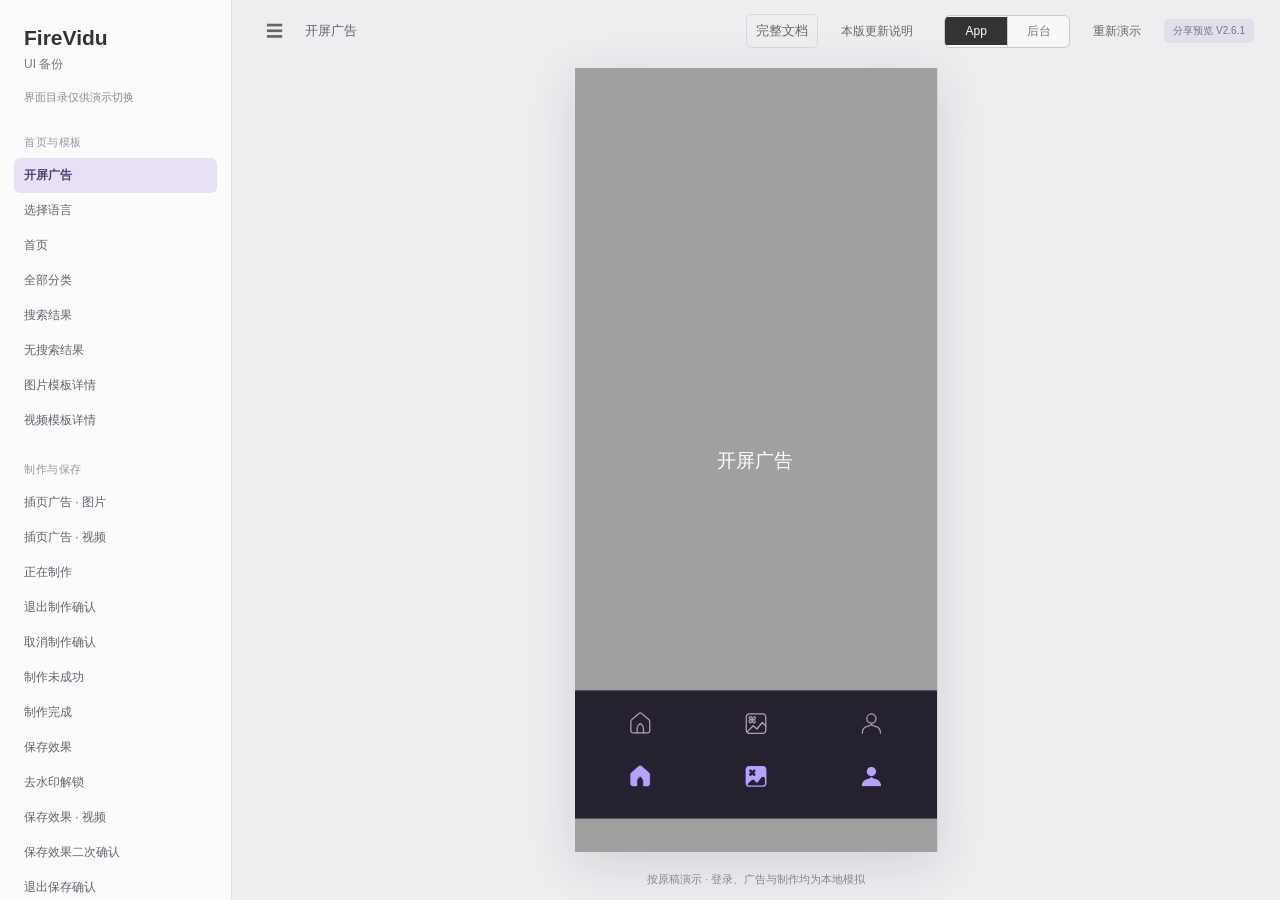
<file: index.html>
<!doctype html>
<html lang="zh-CN"><head><script src="share-preview.js?v=298c8c840dca"></script><meta charset="utf-8"><meta name="viewport" content="width=device-width,initial-scale=1"><title>FireVidu · 本地演示 V2.6.1</title><link rel="stylesheet" href="style.css?v=2d864af19d6d"><link rel="stylesheet" href="admin.css?v=0edfe3efd315"><link rel="stylesheet" href="admin-new.css?v=ddcaf8399798"><link rel="stylesheet" href="field-help.css?v=91735b641343"><link rel="stylesheet" href="purchase-state-preview.css?v=24cdd07173f7"><link rel="stylesheet" href="workspace-switch.css?v=918cbae8261b"><link rel="stylesheet" href="wallpaper-editor.css?v=bf664301dccb"><link rel="stylesheet" href="ad-config.css?v=212fe01fd4b2"><link rel="stylesheet" href="member-config.css?v=c558d83e30f8"><link rel="stylesheet" href="member-orders.css?v=6e088e546710"><link rel="stylesheet" href="coupon-records.css?v=e908711422d2"><link rel="stylesheet" href="vip-flags.css?v=93ce74985bb4"><link rel="stylesheet" href="vip-access.css?v=d8a1527ed38e"><link rel="stylesheet" href="vip-catalog.css?v=6ec43a84295c"><link rel="stylesheet" href="billing-policy.css?v=9611315addc0"><link rel="stylesheet" href="wallpaper-v2.css?v=ae55d4aa3cb1"><link rel="stylesheet" href="retry-photos.css?v=22bd5ba2cc4f"><link rel="stylesheet" href="wallpaper-ranking.css?v=69e30dbacdeb"><link rel="stylesheet" href="wallpaper-rules.css?v=bf76336991fb"><link rel="stylesheet" href="resource-badges.css?v=0bd12e210bc8"><link rel="stylesheet" href="template-metrics.css?v=badcaf2b3eeb"><link rel="stylesheet" href="ad-review.css?v=eabd2541768c"><link rel="stylesheet" href="invite-ui.css?v=2f75ad446598"></head>
<body><div class="viewer"><aside id="directory" aria-label="原稿界面目录"><div class="directory-title">FireVidu <span>UI 备份</span></div><p>界面目录仅供演示切换</p><nav id="screen-list"></nav></aside><button class="directory-backdrop" type="button" aria-label="收起界面目录"></button><main><header class="tools"><button id="toggle-directory" aria-label="展开或收起界面目录">☰</button><span id="scene-title">开屏广告</span><div class="tool-right"><button id="reset">重新演示</button><a class="version-link public-preview-link" href="https://maliya59.github.io/firevidu-preview/" target="_blank" rel="noopener">分享链接</a><a class="version-link" href="http://127.0.0.1:8784/index.html" target="_blank" rel="noopener">旧版V1</a><span class="local-tag">本地演示 V2.6.1</span></div></header><div id="stage"><div id="phone-wrap"><div id="phone"><div id="screen"></div><div id="modal-host"></div></div></div><aside id="language-selection-note" hidden aria-label="语言预选规则"><strong>语言预选规则</strong><p>首次打开 App 时，根据手机当前语言自动预选对应的语言。若 App 暂不支持该语言，则默认选中英语。</p><p>用户可手动调整，确认后保存所选语言。</p></aside>
<aside id="coupon-rule-note" hidden aria-labelledby="coupon-rule-title">
  <h2 id="coupon-rule-title">券使用规则</h2>
  <dl>
    <div>
      <dt>看广告领券 <span class="coupon-rule-pointer" aria-hidden="true"></span></dt>
      <dd>普通用户和 VIP 会员都可以领。未登录请先登录。看完 1 条激励广告领 1 张通用券，每个账号每天最多领 5 张，印度时间次日 0 点过期。没看完不扣领取次数。</dd>
    </div>
    <div>
      <dt>通用券</dt>
      <dd>每张抵 1 次激励广告。高清保存、去水印各用 1 张，超清保存用 2 张。官方壁纸（含 3D）和自己上传照片生成的 3D 壁纸，首次设为静态用 1 张，首次保留视频或 3D 动效用 2 张。需要解锁 2 次时，也可以用 1 张券再看 1 条广告。</dd>
    </div>
    <div>
      <dt>去水印专用券</dt>
      <dd>仅用于去水印，每次 1 张。普通用户体验 VIP 模板或壁纸所需的 2 条广告，两种券都不能抵。</dd>
    </div>
    <div>
      <dt>扣券与返券</dt>
      <dd>默认选满本次可抵扣的张数，可以调整。确认后优先扣快到期的可用券。没有适用的券时跳过选券，直接看广告。高清或超清保存失败，按原有效期返券。</dd>
    </div>
  </dl>
</aside>
<aside id="invite-rule-note" class="invite-review-note" hidden aria-labelledby="invite-rule-title">
  <h2 id="invite-rule-title">邀请有礼规则</h2>
  <dl><div><dt>绑定奖励</dt><dd>新用户登录并成功绑定邀请码后，若占到有奖名额，邀请人立即获得 1 张去水印专用券。手动填写和链接识别共用名额，每位好友只能绑定一次。</dd></div>
<div><dt>任务二</dt><dd>好友首次看完激励广告并成功保存高清作品时，立即获得 1 张通用券。如果这位好友绑定时占到名额，邀请人同时获得 1 张。免费保存、用券保存和券加广告均不计入。每张券自发放起 15 天内有效。</dd></div>
<div><dt>每日 5 个名额</dt><dd>每位邀请人当天前 5 位成功绑定的新用户占用名额，印度时间每日 0 点重置。第 6 位起，受邀人先确认是否继续绑定，完成任务二时仅受邀人获得通用券。任务二在实际完成时发券，每日发放笔数不限，不占完成当天的绑定名额。例如，同一天有 6 位已取得名额的好友完成任务二，邀请人当天收到 6 张通用券，6 位好友也各得 1 张。</dd></div>
<div><dt>邀请记录</dt><dd>未完成的好友保留在「我的邀请」。好友完成任务二后满 30 天移入「邀请历史」。邀请人有奖励到账时，进入 App 可查看提示和记录。</dd></div></dl>
  <details class="invite-design-preview" open>
    <summary>查看设计稿</summary>
    <a href="assets/invite-design-reference.webp" target="_blank" rel="noopener"><img src="assets/invite-design-reference.webp" loading="lazy" alt="用户提供的邀请有礼设计稿"></a>
  </details>
</aside>
<aside id="wallpaper-framing-note" hidden aria-label="宽图构图">
  <strong>宽图构图</strong>
  <p>宽图按比例铺满，默认居中。预览时可左右拖动调整，拖到图片边缘即停止。设置时沿用预览位置。</p>
</aside></div><footer><span id="demo-status">按原稿演示 · 登录、广告与制作均为本地模拟</span></footer></main></div><script src="data.js?v=40c52afbef2d"></script><script src="new-data.js?v=4534ac22fe19"></script><script src="ad-placement-catalog.js?v=3db1f55f0b59"></script><script src="ad-config.js?v=c1f6e96238e3"></script><script src="vip-flags.js?v=ce907e41b66c"></script><script src="resource-badges.js?v=067a45078428"></script><script src="user-identity.js?v=f74df06a221d"></script><script src="member-benefits.js?v=721ede7d7d4c"></script><script src="membership-periods.js?v=312e1f0335d7"></script><script src="app.js?v=f9171bc388df"></script><script src="wallpaper-ranking.js?v=cbd1c8c97e58"></script><script src="new-ui.js?v=120a8f1a4272"></script><script src="coupon-audit.js?v=61053da3ed33"></script><script src="retry-photos.js?v=7a484cf3a699"></script><script src="billing-policy.js?v=96f94296cb16"></script><script src="vip-access.js?v=a8fc222edeef"></script><script src="vip-catalog.js?v=fa1c7dbcb7fb"></script><script src="wallpaper-v2.js?v=bd0669ef7c17"></script><script src="admin.js?v=8216d4c10bec"></script><script src="member-config.js?v=ba5242ee4c10"></script><script src="member-orders.js?v=0ac4820b16ff"></script><script src="coupon-records.js?v=e7f1988c4b32"></script><script src="admin-new.js?v=6d798ccb1e35"></script><script src="wallpaper-editor.js?v=ee32c6a1dc76"></script><script src="purchase-state-preview.js?v=bfaf800f216e"></script><script src="invite-core.js?v=40f77bdea4ea"></script><script src="invite-ui.js?v=80f691935c00"></script><script src="field-help.js?v=608c86015c66"></script><script src="template-metrics-core.js?v=d635c1a03a99"></script><script src="metrics-demo-data.js?v=c4015781e2cb"></script><script src="template-metrics.js?v=11281125287e"></script><script src="workspace-switch.js?v=4d176d102ba1"></script><script>if(window.VIP_CATALOG){stopTimer();render();}</script><script src="wallpaper-rules.js?v=2612f85147cb"></script><script src="ad-review.js?v=8c5668a70fb7"></script></body></html>
</file>
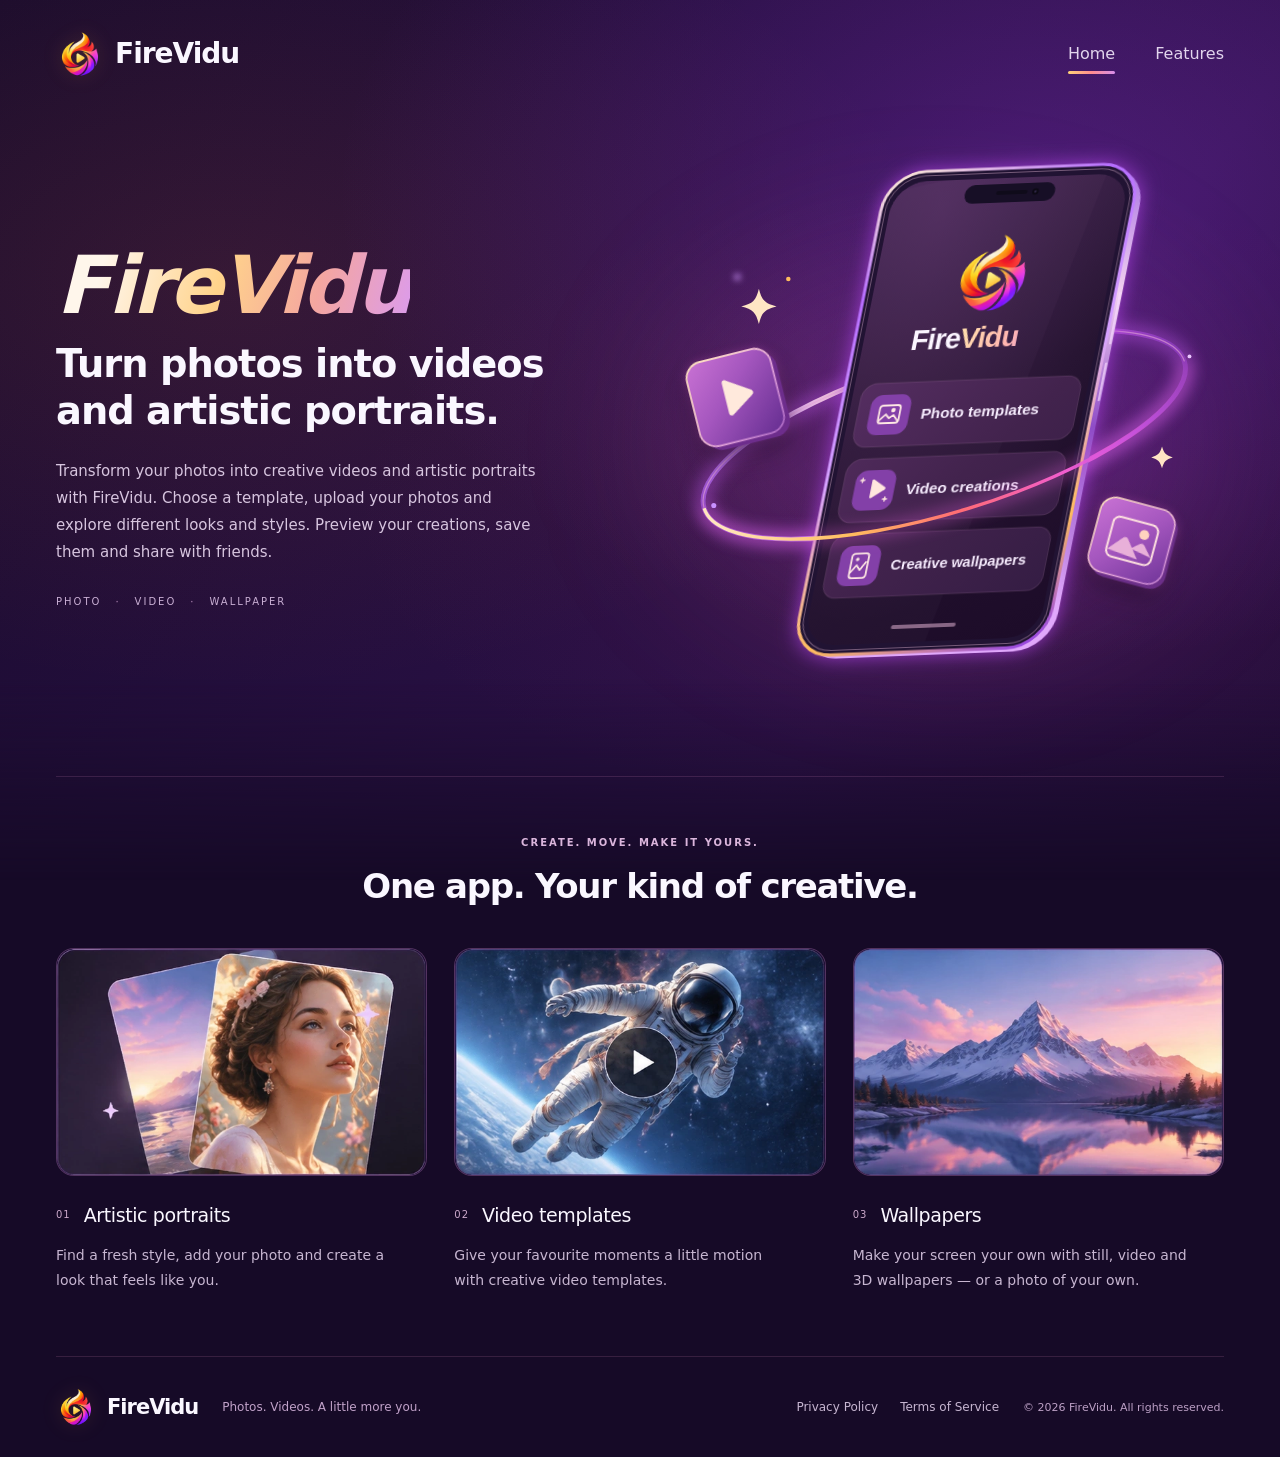
<file: website/index.html>
<!doctype html>
<html lang="en">
<head>
  <meta charset="utf-8">
  <meta name="viewport" content="width=device-width, initial-scale=1">
  <meta name="theme-color" content="#160a27">
  <meta name="description" content="Turn photos into videos and artistic portraits.">
  <meta property="og:title" content="FireVidu">
  <meta property="og:description" content="Turn photos into videos and artistic portraits.">
  <meta property="og:type" content="website">
  <meta property="og:image" content="https://maliya59.github.io/firevidu-preview/website/assets/social-card.png?v=a5a3f2033c50">
  <title>FireVidu</title>
  <link rel="canonical" href="https://maliya59.github.io/firevidu-preview/website/">
  <link rel="icon" href="assets/app-logo.png?v=b1d21989e5ca" type="image/png">
  <link rel="stylesheet" href="styles.css?v=c4349974012d">
</head>
<body>
  <a class="skip-link" href="#main">Skip to content</a>
  <div class="page-glow" aria-hidden="true"></div>
  <header class="site-header wrap">
    <a class="brand" href="index.html" aria-label="FireVidu home"><img src="assets/app-logo.png?v=b1d21989e5ca" width="48" height="48" alt=""><span>FireVidu</span></a>
    <nav class="site-nav" aria-label="Main navigation"><a href="#main" class="current">Home</a><a href="#features">Features</a></nav>

  </header>
  <main id="main">
    <section class="hero wrap" aria-labelledby="hero-title">
      <div class="hero-copy">
        <h1 id="hero-title"><span>FireVidu</span></h1>
        <p class="hero-tagline">Turn photos into videos<br>and artistic portraits.</p>
        <p class="hero-description">Transform your photos into creative videos and artistic portraits with FireVidu. Choose a template, upload your photos and explore different looks and styles. Preview your creations, save them and share with friends.</p>

        <p class="hero-note">PHOTO <span>·</span> VIDEO <span>·</span> WALLPAPER</p>
      </div>
      <div class="hero-visual"><div class="art-glow" aria-hidden="true"></div><img src="assets/hero-art.svg?v=4da3359ee677" alt="Phone illustration with the FireVidu flame logo, warm neon highlights, and photo, video and wallpaper features" width="680" height="620" fetchpriority="high"></div>
    </section>
    <section id="features" class="features wrap" aria-labelledby="features-title">
      <div class="section-intro"><p class="eyebrow">CREATE. MOVE. MAKE IT YOURS.</p><h2 id="features-title">One app. Your kind of creative.</h2></div>
      <div class="feature-grid">
        <article class="feature">
          <div class="feature-art photo-art"><img src="assets/features/portraits.webp" width="540" height="330" alt="Layered artistic portrait of a woman in warm evening light" loading="lazy"></div>
          <div class="feature-title"><span class="feature-number">01</span><h3>Artistic portraits</h3></div><p>Find a fresh style, add your photo and create a look that feels like you.</p>
        </article>
        <article class="feature">
          <div class="feature-art video-art"><img src="assets/features/video.webp" width="540" height="330" alt="Astronaut floating above Earth with a play symbol" loading="lazy"></div>
          <div class="feature-title"><span class="feature-number">02</span><h3>Video templates</h3></div><p>Give your favourite moments a little motion with creative video templates.</p>
        </article>
        <article class="feature">
          <div class="feature-art wallpaper-art"><img src="assets/features/wallpapers.webp" width="540" height="330" alt="Snowy mountain and its reflection in a lake under a pink sunset" loading="lazy"></div>
          <div class="feature-title"><span class="feature-number">03</span><h3>Wallpapers</h3></div><p>Make your screen your own with still, video and 3D wallpapers — or a photo of your own.</p>
        </article>
      </div>
    </section>
  </main>
  <footer class="site-footer wrap simple-footer">
    <a class="brand" href="index.html" aria-label="FireVidu home"><img src="assets/app-logo.png?v=b1d21989e5ca" width="40" height="40" alt=""><span>FireVidu</span></a>
    <p>Photos. Videos. A little more you.</p>
    <nav class="footer-links" aria-label="Legal">
      <a href="https://app.firevidu.com:9058/privacy-policy?language=en">Privacy Policy</a>
      <a href="https://app.firevidu.com:9058/terms-of-service?language=en">Terms of Service</a>
    </nav>
    <small>© 2026 FireVidu. All rights reserved.</small>
  </footer>
</body>
</html>
</file>
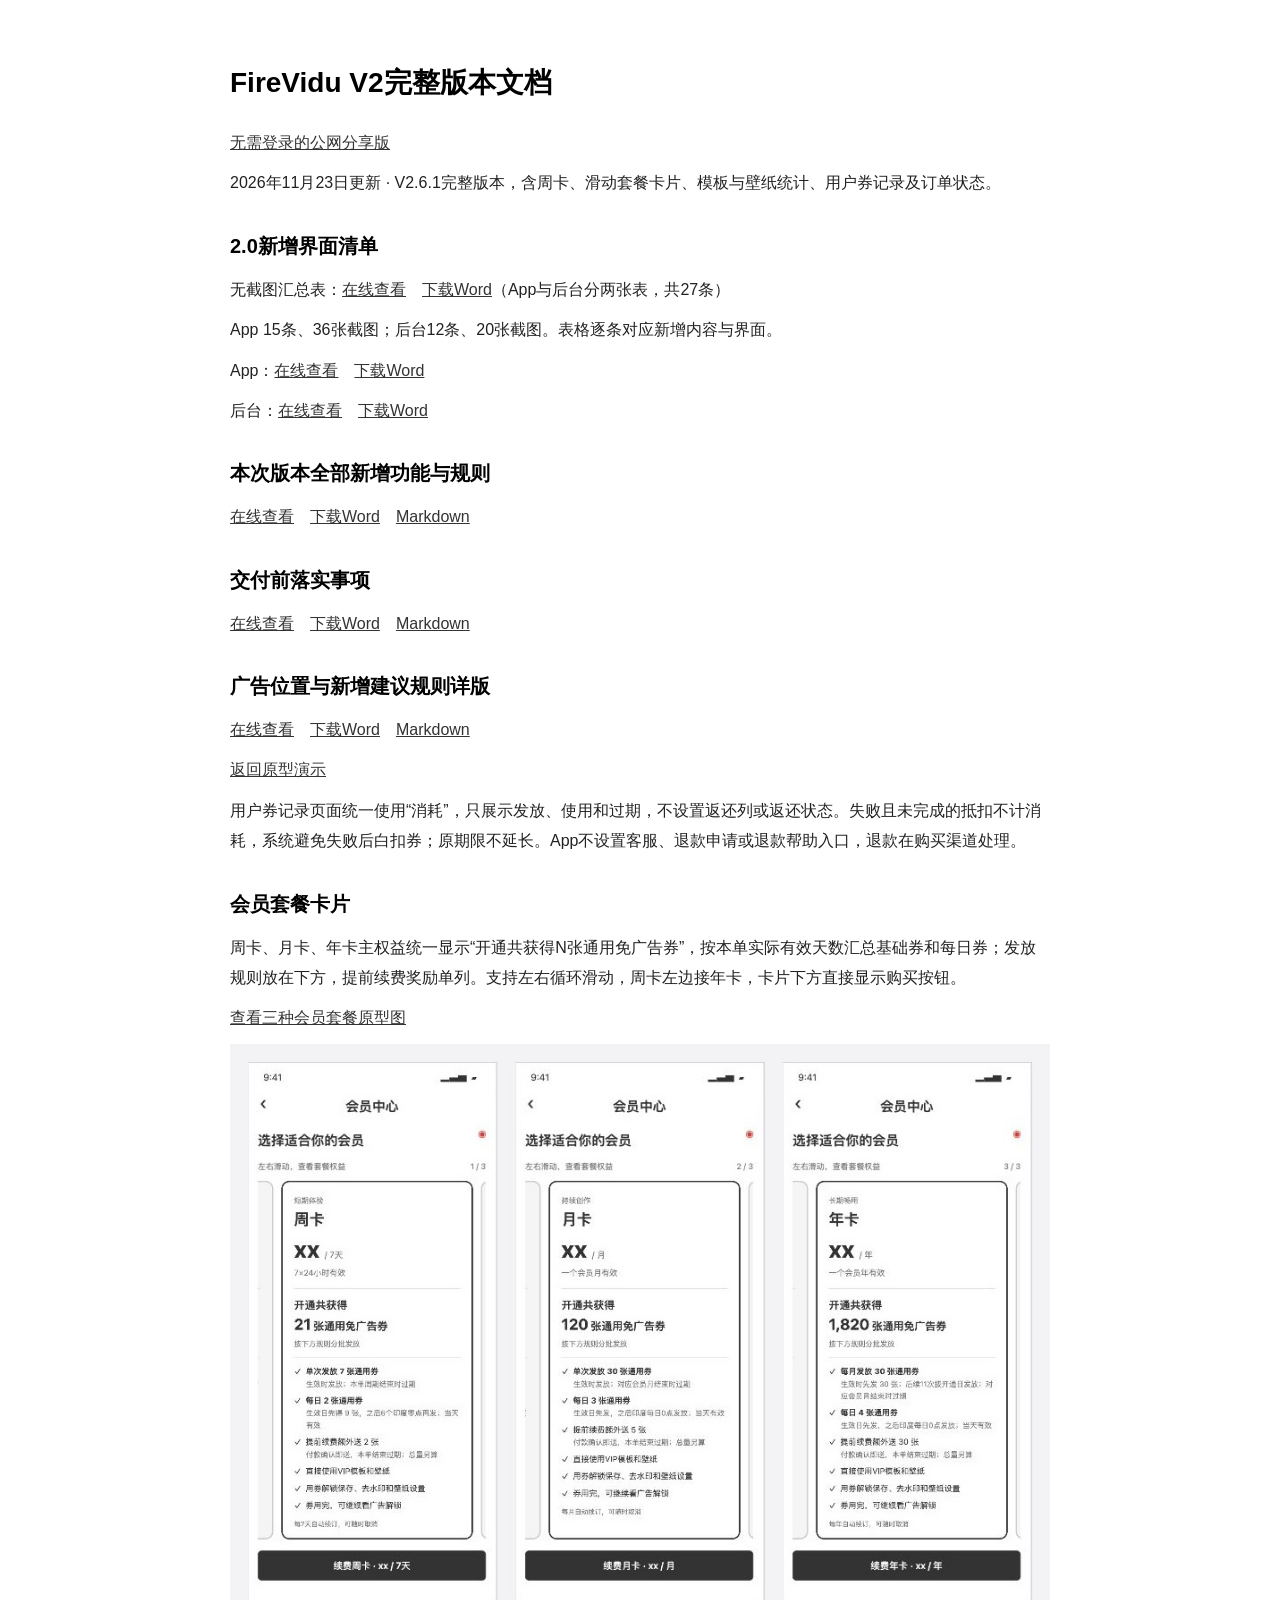
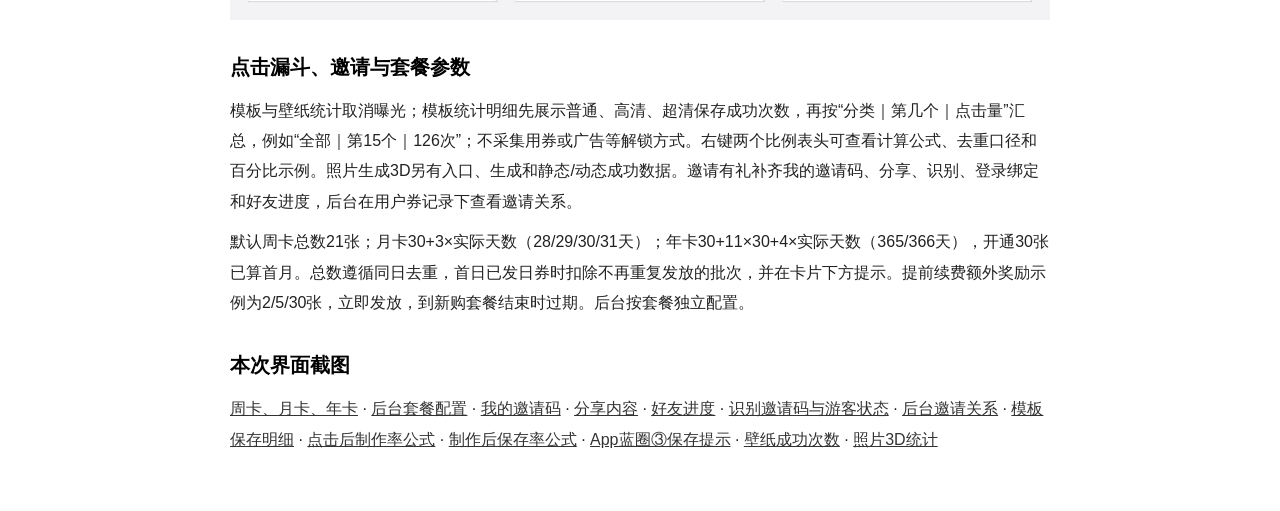
<file: 文档/index.html>
<!doctype html><html lang="zh-CN"><head><meta charset="utf-8"><meta name="viewport" content="width=device-width,initial-scale=1"><title>FireVidu V2完整版本文档</title><style>body{max-width:820px;margin:56px auto;padding:0 24px;color:#222;font:16px/1.9 -apple-system,BlinkMacSystemFont,"PingFang SC",sans-serif}h1{font-size:28px;color:#000}h2{font-size:20px;margin:28px 0 10px;color:#000}a{color:#333}p{margin:10px 0}</style></head><body><h1>FireVidu V2完整版本文档</h1><p><a href="https://maliya59.github.io/firevidu-preview/">无需登录的公网分享版</a></p><p>2026年11月23日更新 · V2.6.1完整版本，含周卡、滑动套餐卡片、模板与壁纸统计、用户券记录及订单状态。</p><h2>2.0新增界面清单</h2><p>无截图汇总表：<a href="FireVidu2.0新增内容汇总表无截图版.html">在线查看</a>　<a href="FireVidu2.0新增内容汇总表无截图版.docx">下载Word</a>（App与后台分两张表，共27条）</p><p>App 15条、36张截图；后台12条、20张截图。表格逐条对应新增内容与界面。</p><p>App：<a href="FireVidu2.0App新增界面清单.html">在线查看</a>　<a href="FireVidu2.0App新增界面清单.docx">下载Word</a></p><p>后台：<a href="FireVidu2.0后台新增界面清单.html">在线查看</a>　<a href="FireVidu2.0后台新增界面清单.docx">下载Word</a></p><h2>本次版本全部新增功能与规则</h2><p><a href="FireVidu本次版本新增功能与规则.html">在线查看</a>　<a href="FireVidu本次版本新增功能与规则.docx">下载Word</a>　<a href="FireVidu本次版本新增功能与规则.md">Markdown</a></p><h2>交付前落实事项</h2><p><a href="FireVidu交付前落实事项.html">在线查看</a>　<a href="FireVidu交付前落实事项.docx">下载Word</a>　<a href="FireVidu交付前落实事项.md">Markdown</a></p><h2>广告位置与新增建议规则详版</h2><p><a href="FireVidu广告位置与新增建议规则详版.html">在线查看</a>　<a href="FireVidu广告位置与新增建议规则详版.docx">下载Word</a>　<a href="FireVidu广告位置与新增建议规则详版.md">Markdown</a></p><p><a href="../index.html">返回原型演示</a></p><p>用户券记录页面统一使用“消耗”，只展示发放、使用和过期，不设置返还列或返还状态。失败且未完成的抵扣不计消耗，系统避免失败后白扣券；原期限不延长。App不设置客服、退款申请或退款帮助入口，退款在购买渠道处理。</p><section><h2>会员套餐卡片</h2><p>周卡、月卡、年卡主权益统一显示“开通共获得N张通用免广告券”，按本单实际有效天数汇总基础券和每日券；发放规则放在下方，提前续费奖励单列。支持左右循环滑动，周卡左边接年卡，卡片下方直接显示购买按钮。</p><p><a href="../assets/membership/plans-overview.jpg?v=20261123-total" target="_blank">查看三种会员套餐原型图</a></p><img src="../assets/membership/plans-overview.jpg?v=20261123-total" alt="周卡、月卡和年卡的滑动套餐卡片" style="display:block;width:100%;height:auto;max-width:900px"></section><section><h2>点击漏斗、邀请与套餐参数</h2><p>模板与壁纸统计取消曝光；模板统计明细先展示普通、高清、超清保存成功次数，再按“分类｜第几个｜点击量”汇总，例如“全部｜第15个｜126次”；不采集用券或广告等解锁方式。右键两个比例表头可查看计算公式、去重口径和百分比示例。照片生成3D另有入口、生成和静态/动态成功数据。邀请有礼补齐我的邀请码、分享、识别、登录绑定和好友进度，后台在用户券记录下查看邀请关系。</p><p>默认周卡总数21张；月卡30+3×实际天数（28/29/30/31天）；年卡30+11×30+4×实际天数（365/366天），开通30张已算首月。总数遵循同日去重，首日已发日券时扣除不再重复发放的批次，并在卡片下方提示。提前续费额外奖励示例为2/5/30张，立即发放，到新购套餐结束时过期。后台按套餐独立配置。</p></section><section><h2>本次界面截图</h2><p><a href="../assets/membership/plans-overview.jpg">周卡、月卡、年卡</a> · <a href="../assets/growth-review/member-config.jpg">后台套餐配置</a> · <a href="../assets/growth-review/invite-home.jpg">我的邀请码</a> · <a href="../assets/growth-review/invite-share.jpg">分享内容</a> · <a href="../assets/growth-review/invite-progress.jpg">好友进度</a> · <a href="../assets/growth-review/invite-detected.jpg">识别邀请码与游客状态</a> · <a href="../assets/growth-review/invite-admin.jpg">后台邀请关系</a> · <a href="../assets/growth-review/template-detail.jpg">模板保存明细</a> · <a href="../assets/growth-review/start-rate-formula.jpg">点击后制作率公式</a> · <a href="../assets/growth-review/save-rate-formula.jpg">制作后保存率公式</a> · <a href="../assets/growth-review/save-markers.jpg">App蓝圈③保存提示</a> · <a href="../assets/growth-review/wallpaper-detail.jpg">壁纸成功次数</a> · <a href="../assets/growth-review/photo3d-report.jpg">照片3D统计</a></p></section></body></html>
</file>
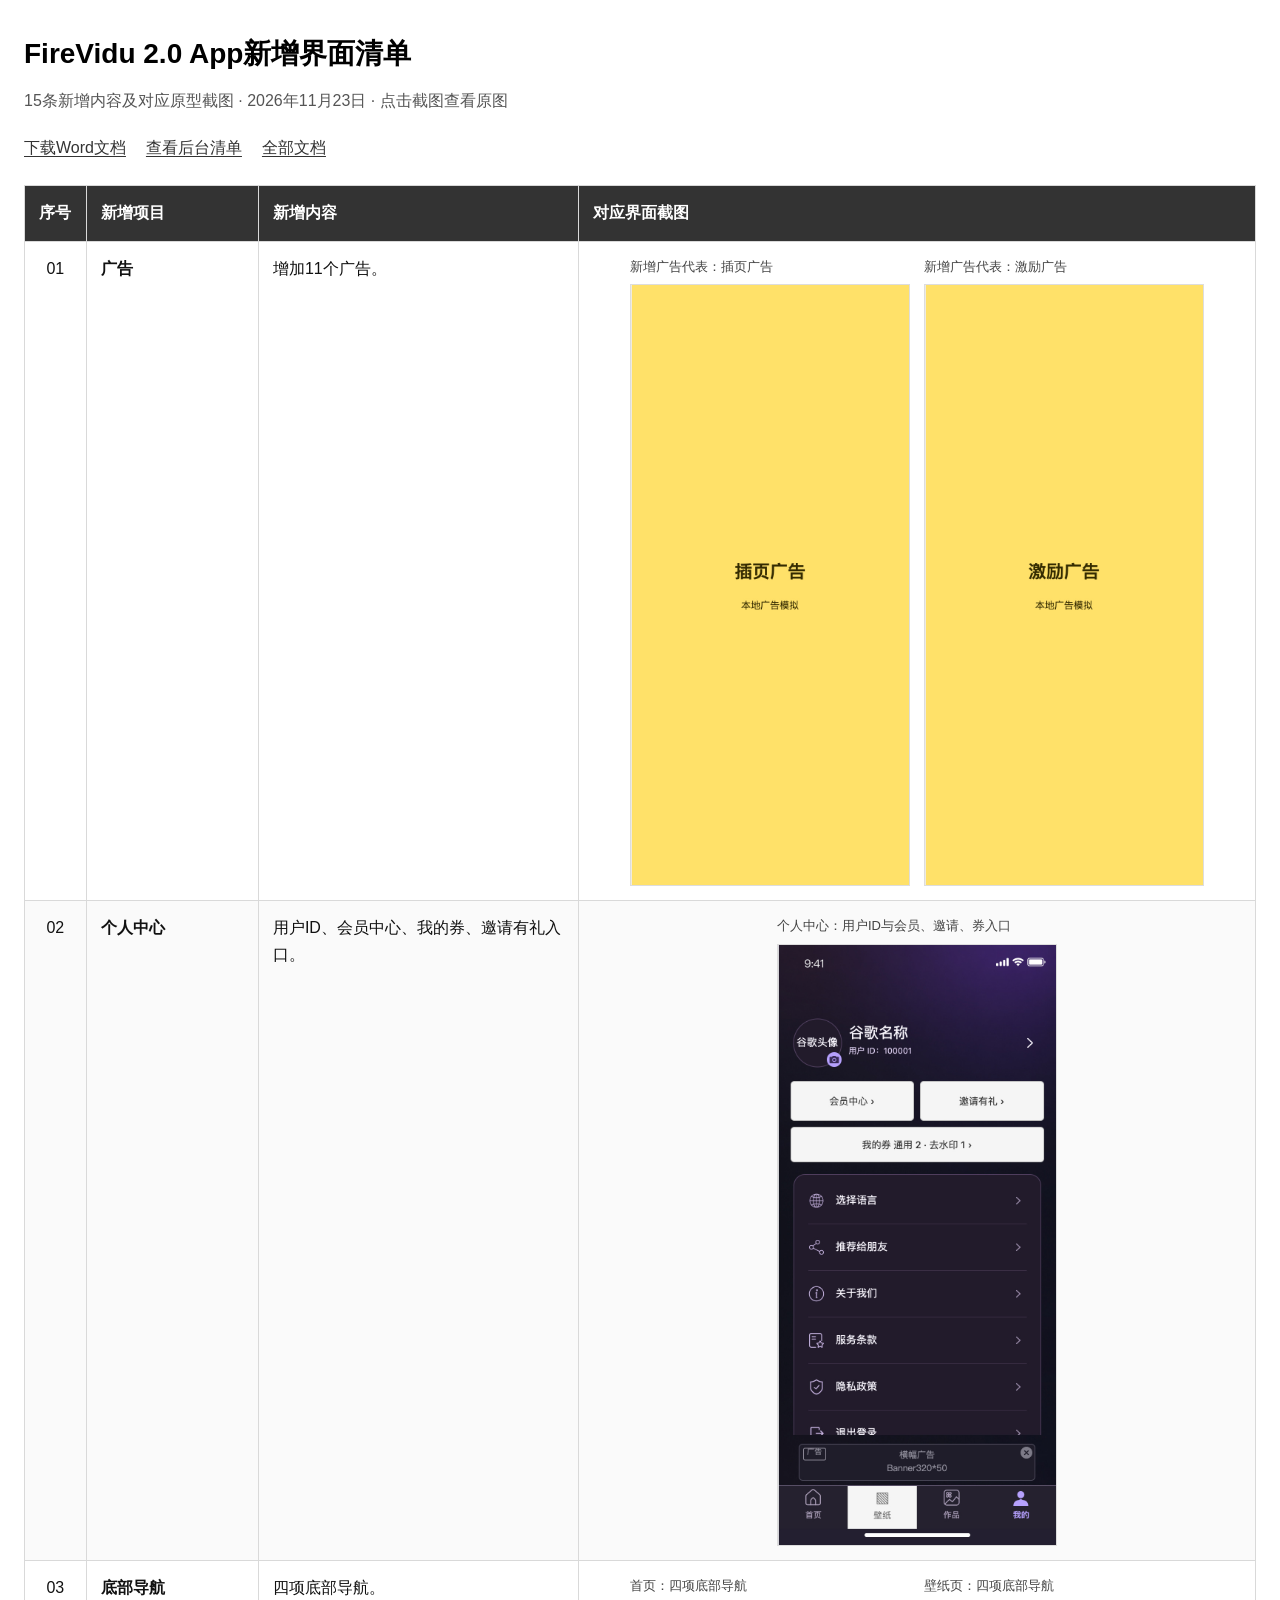
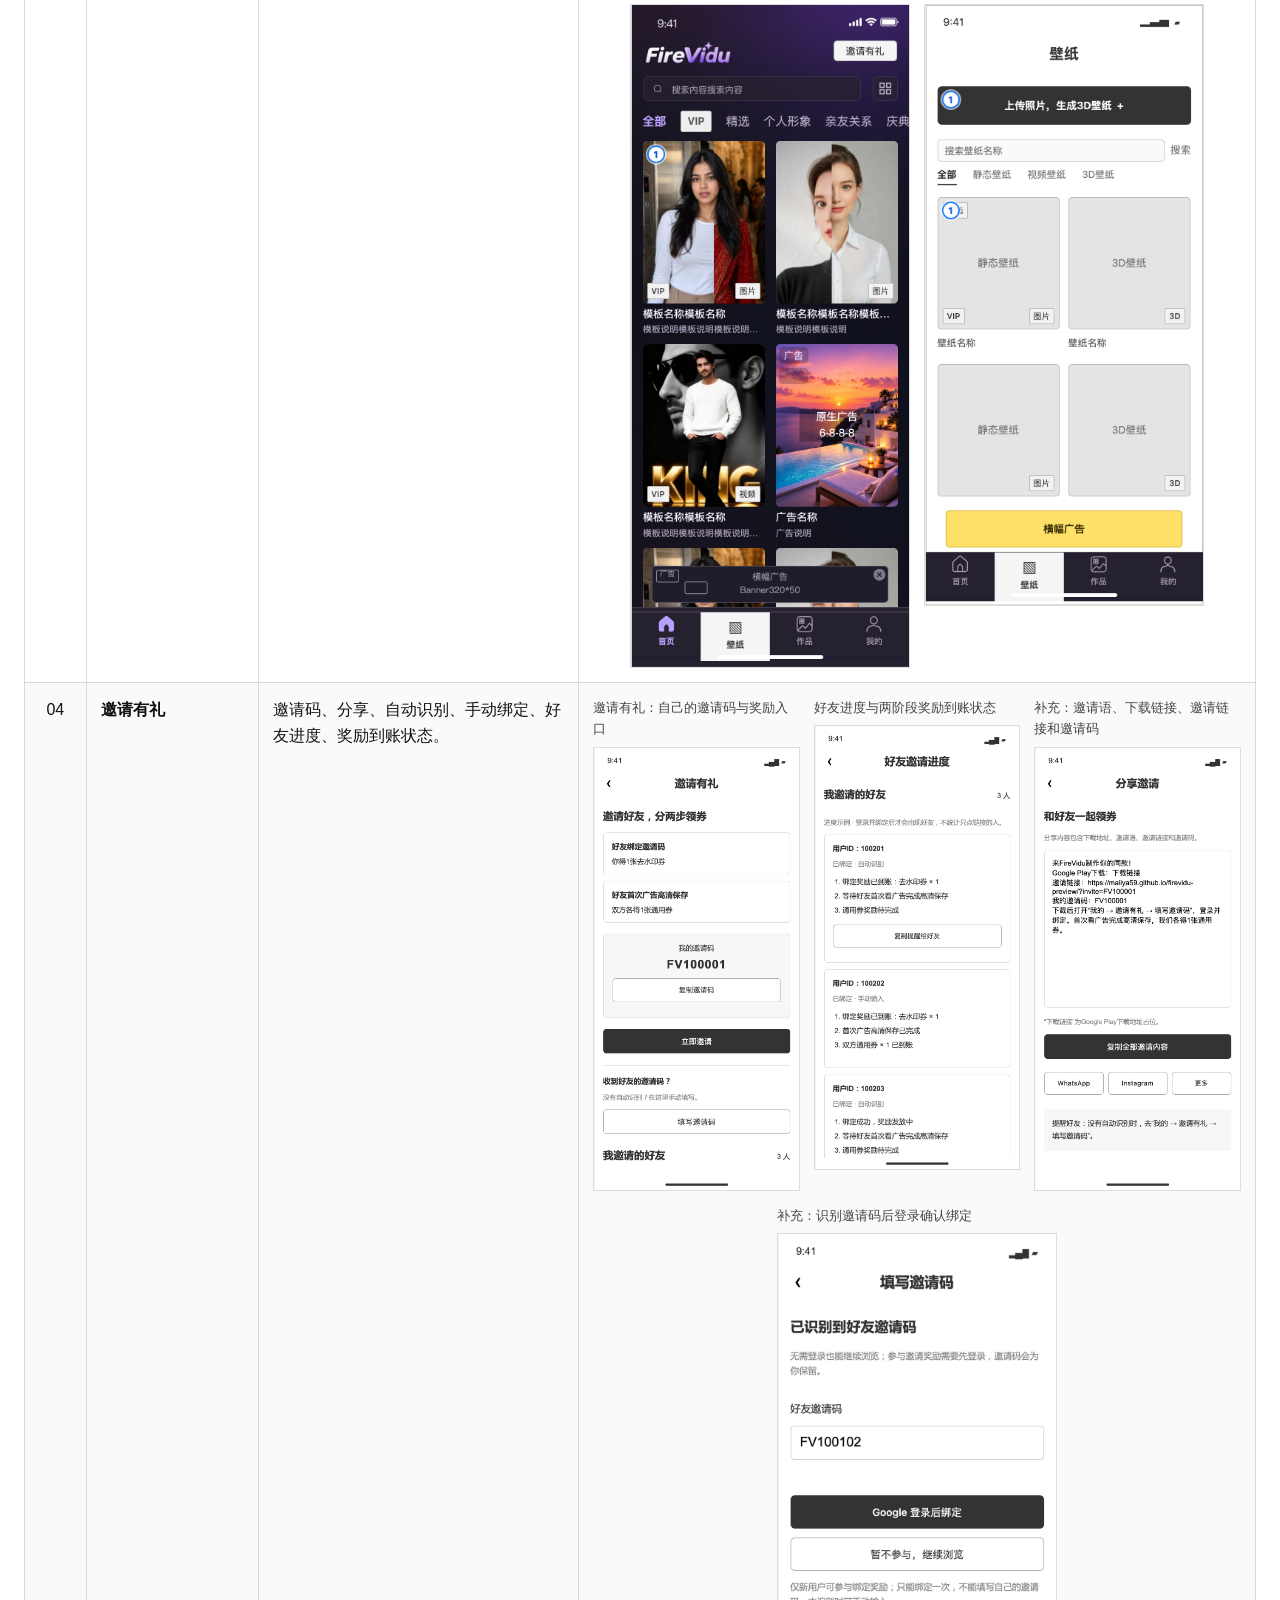
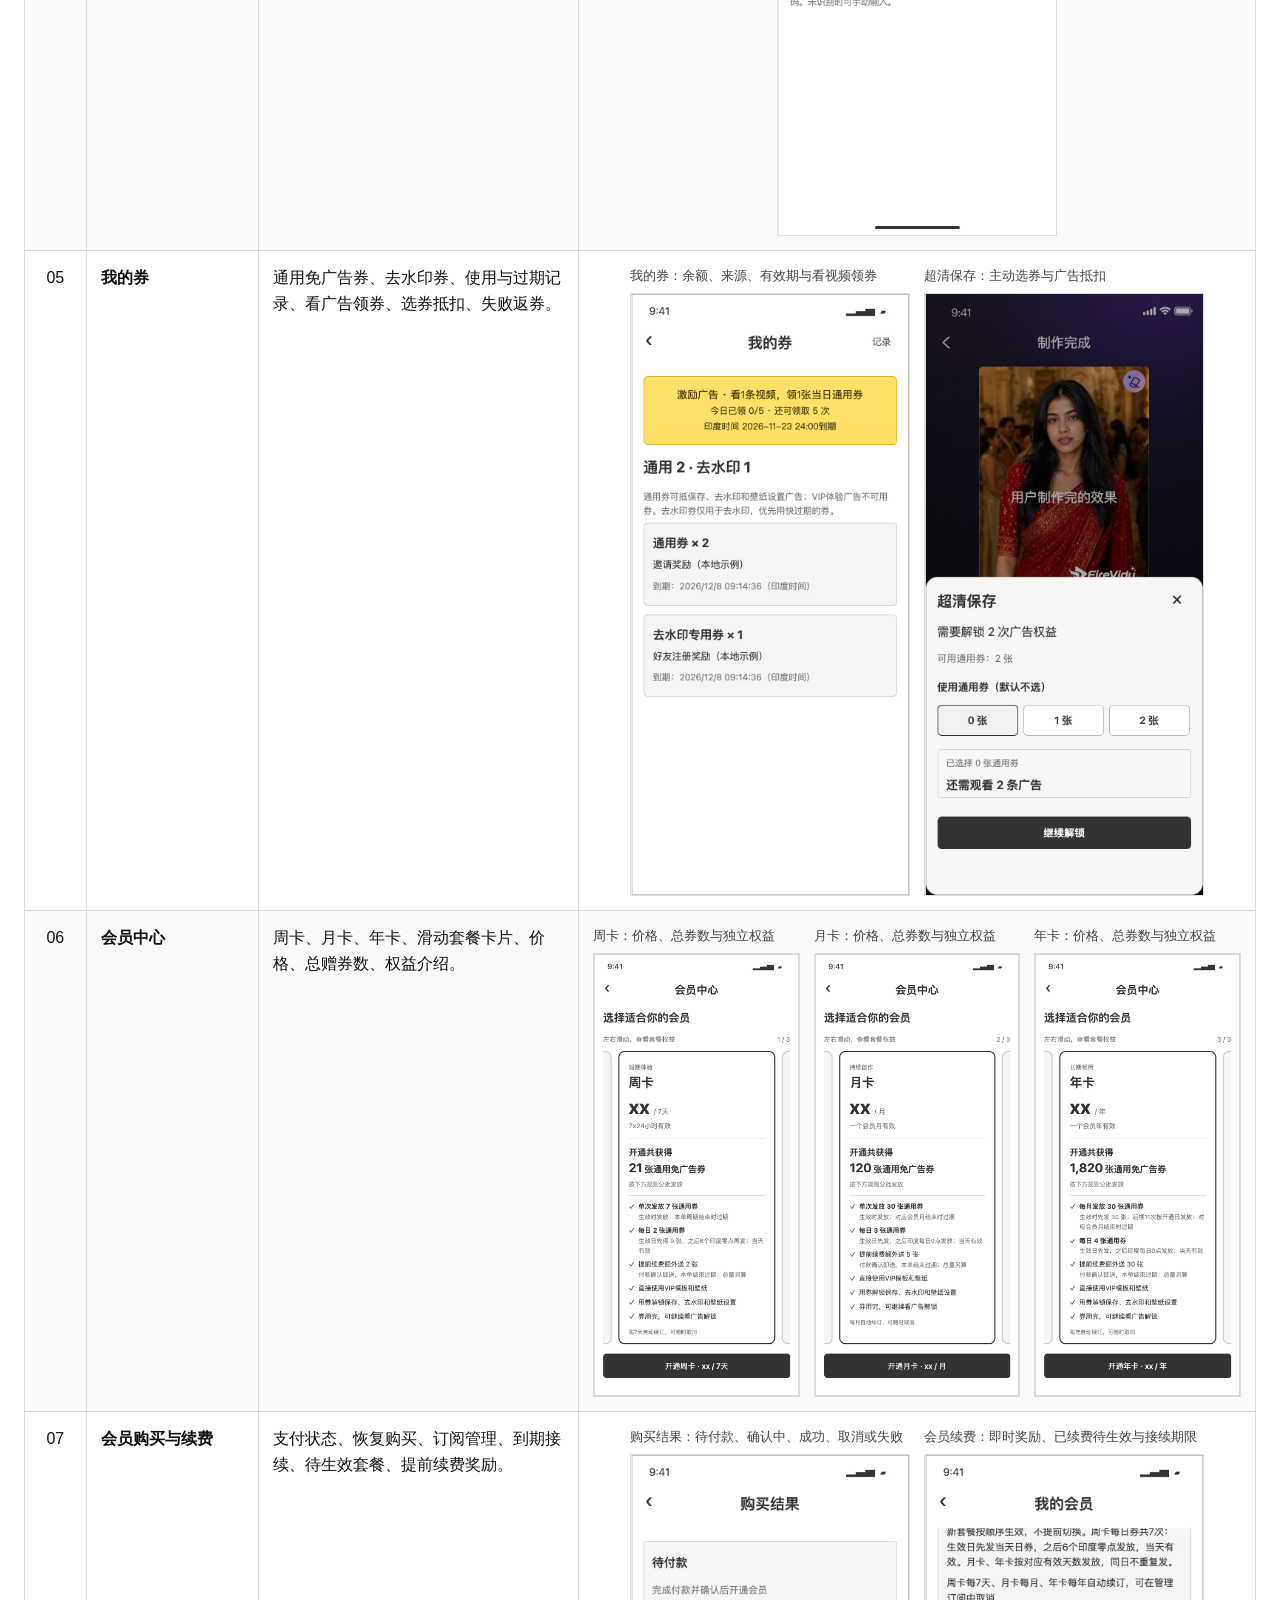
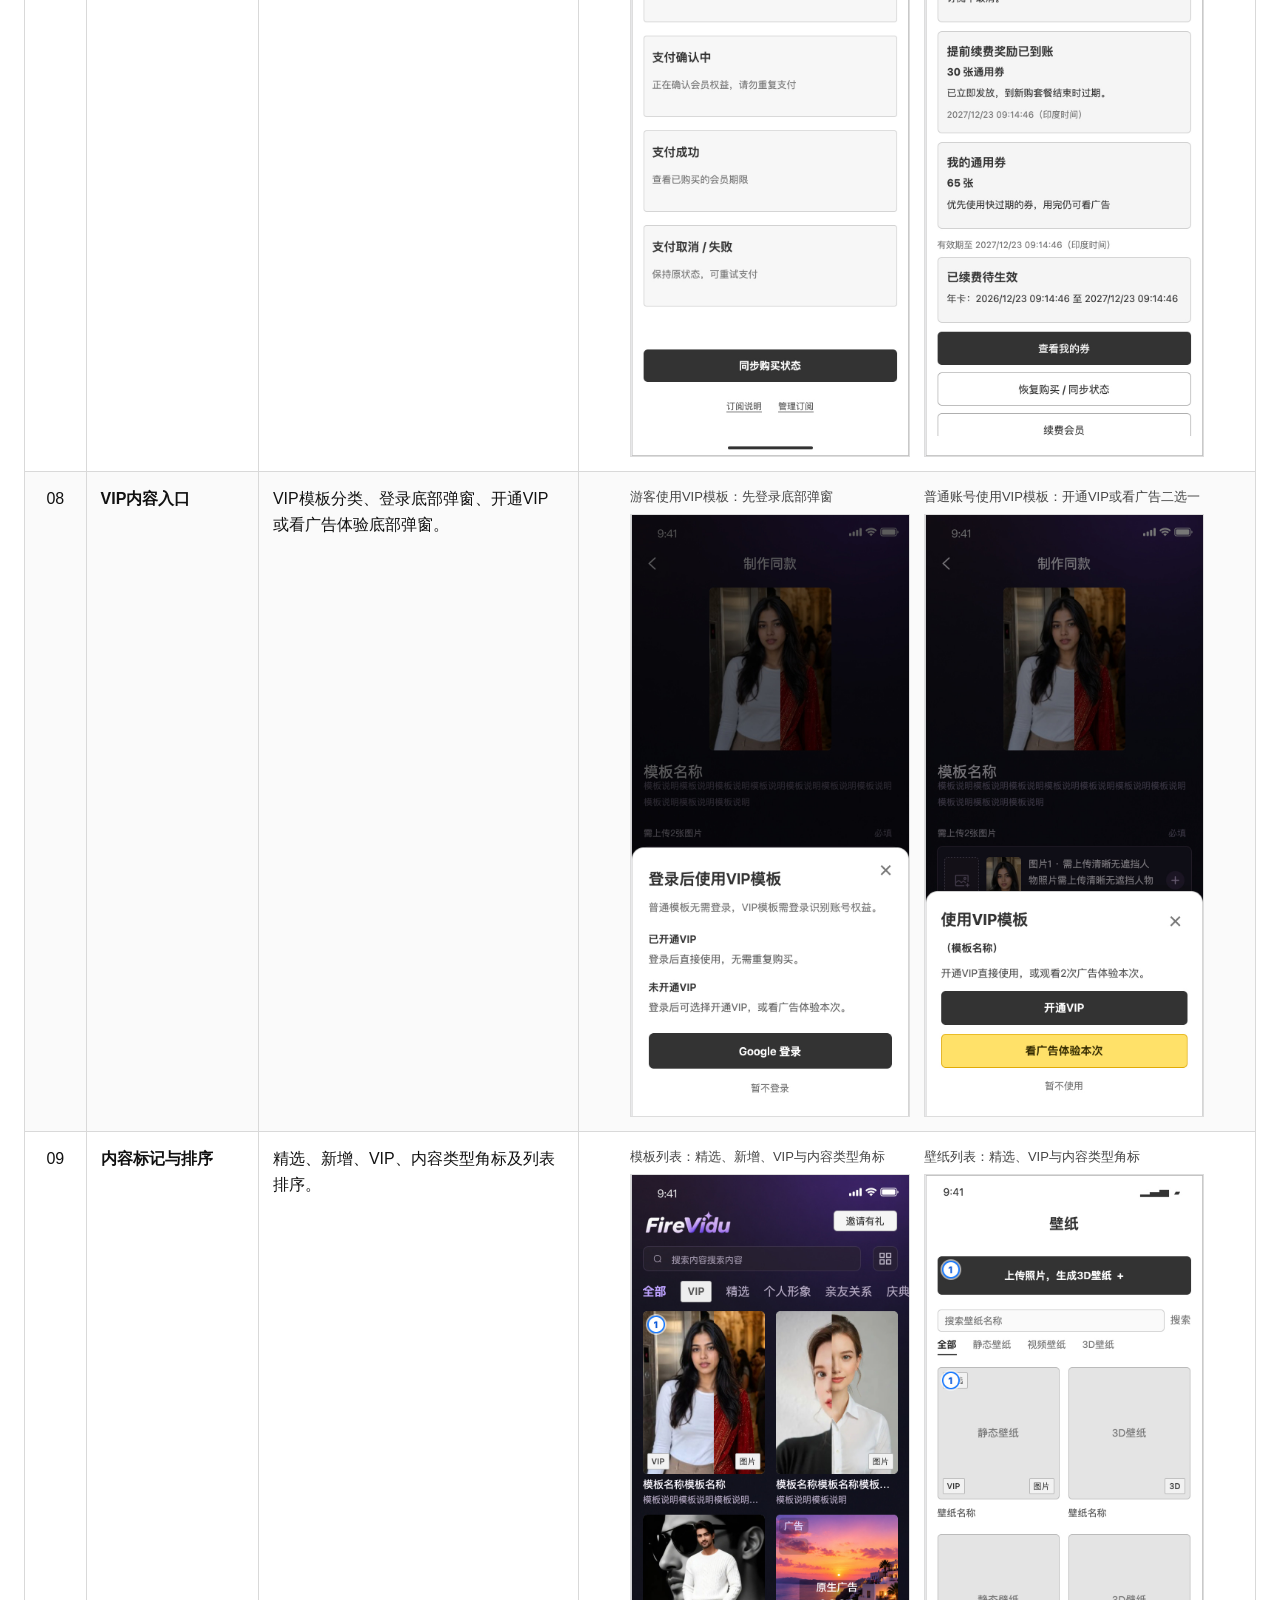
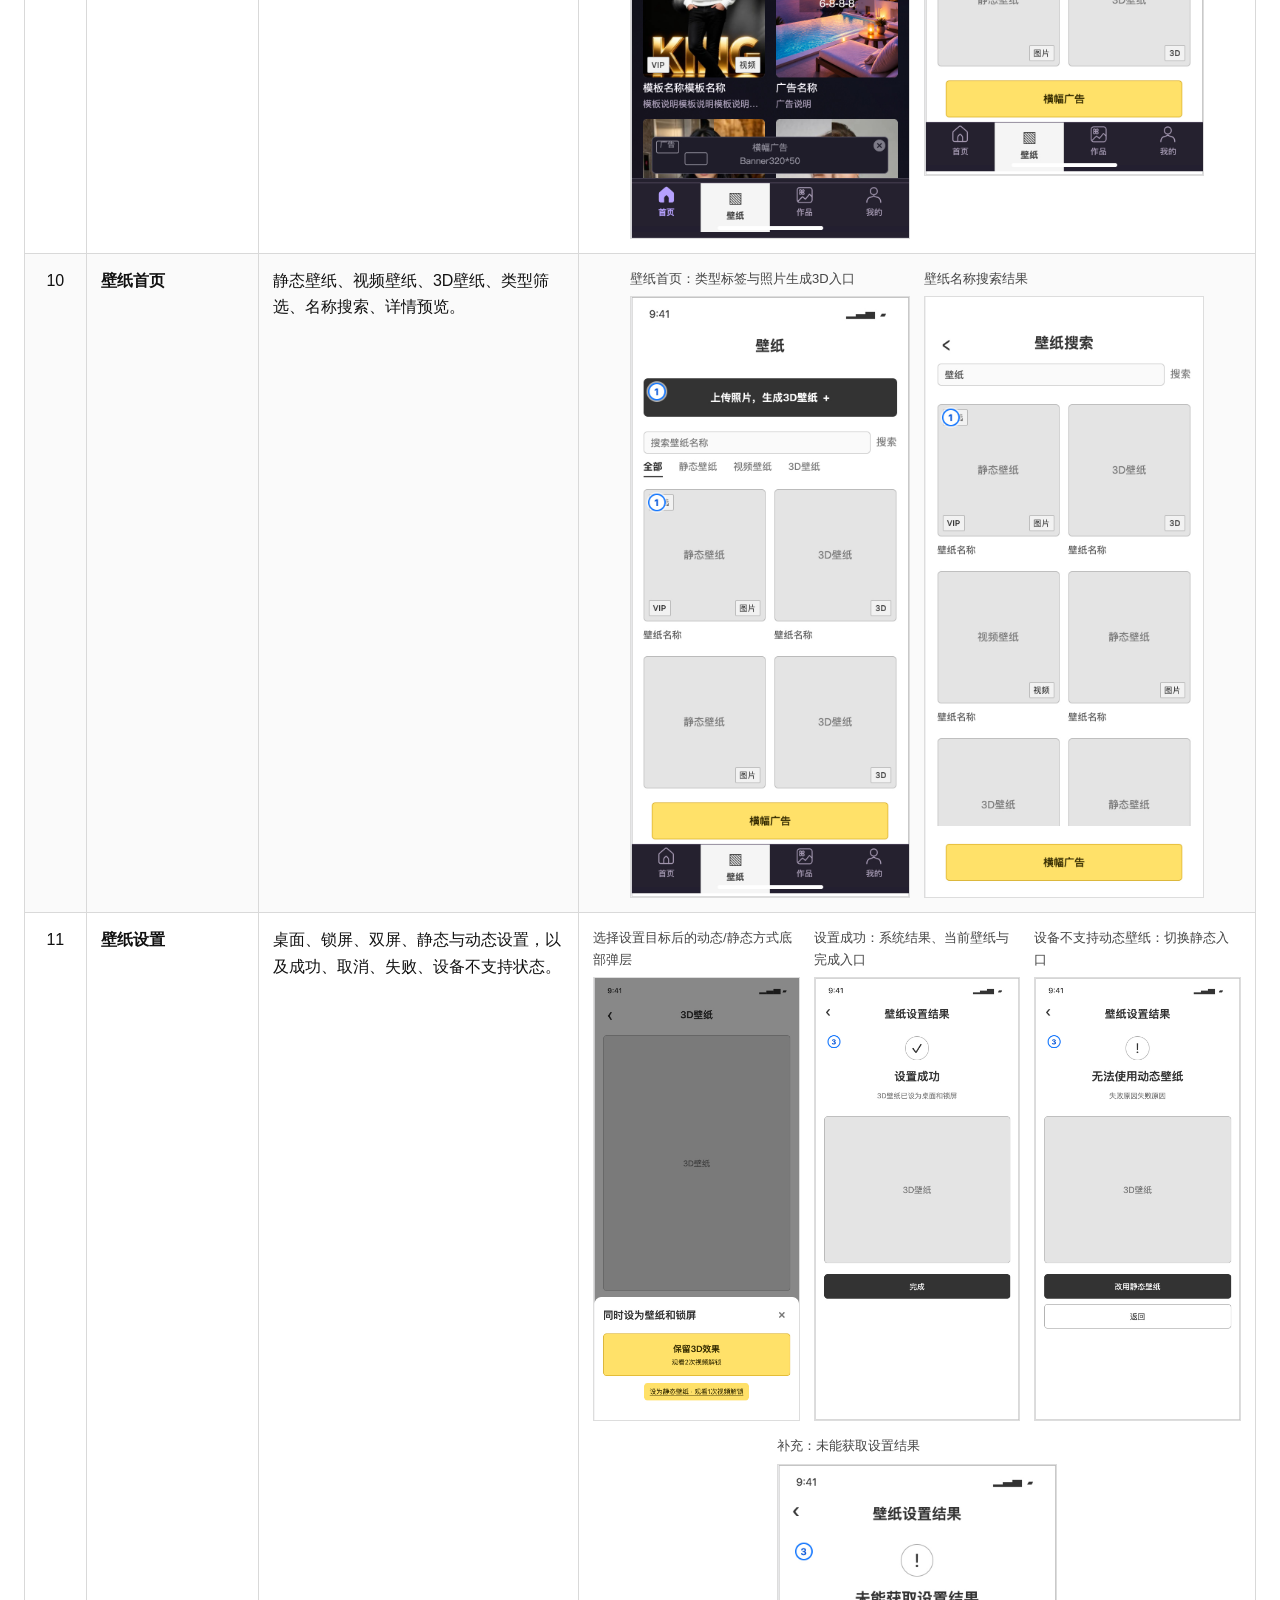
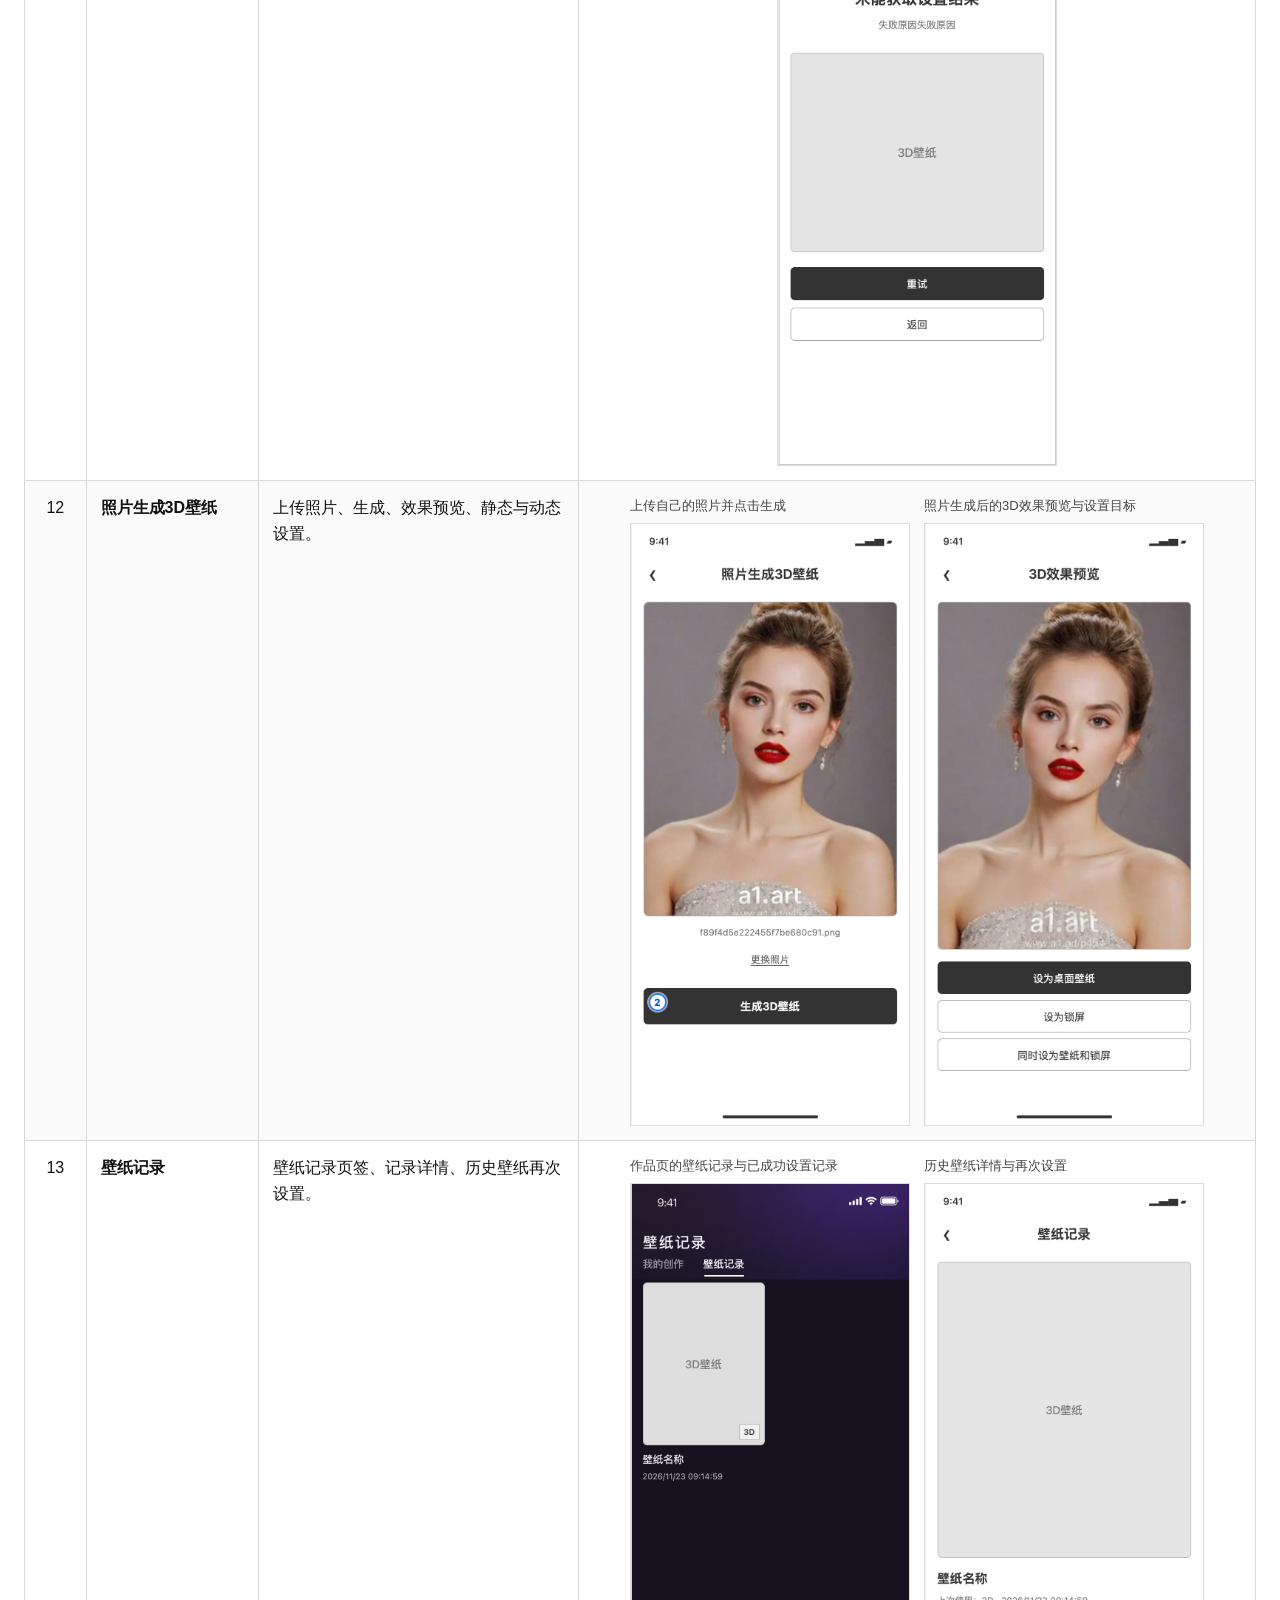
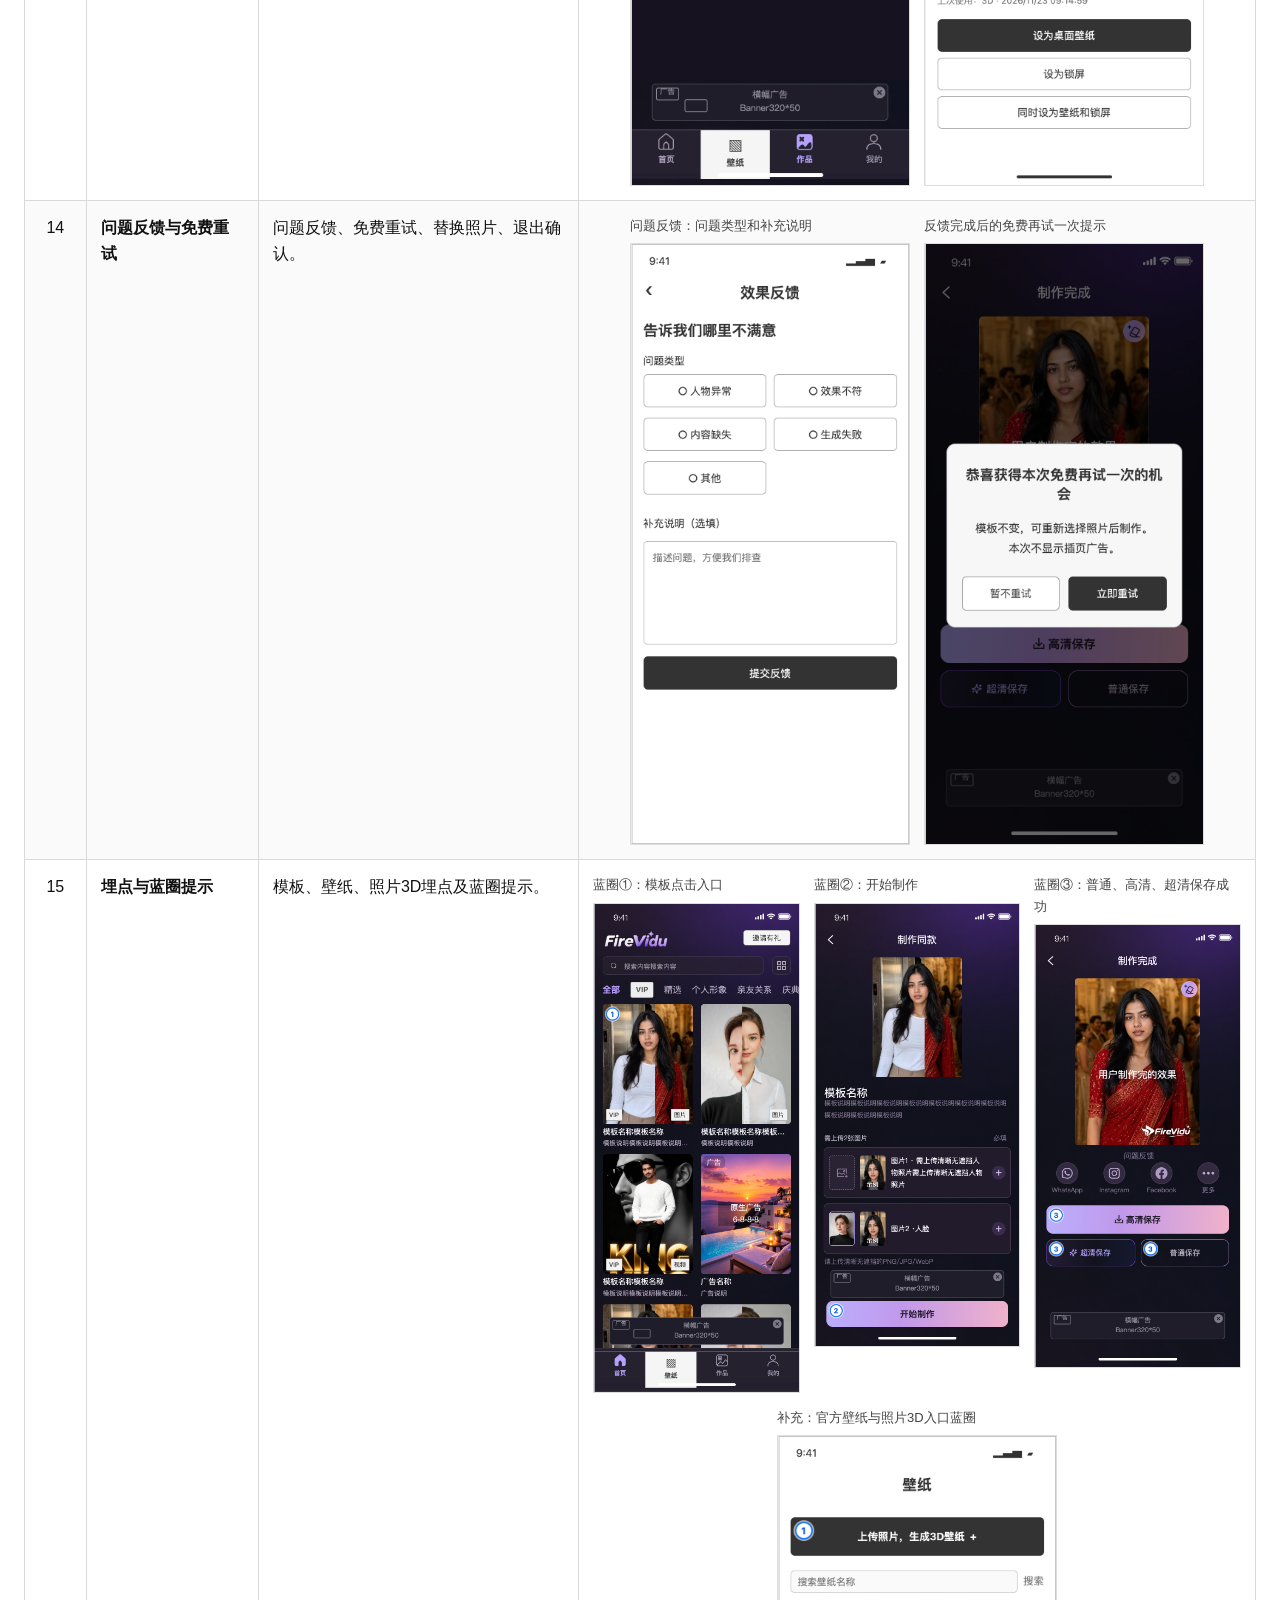
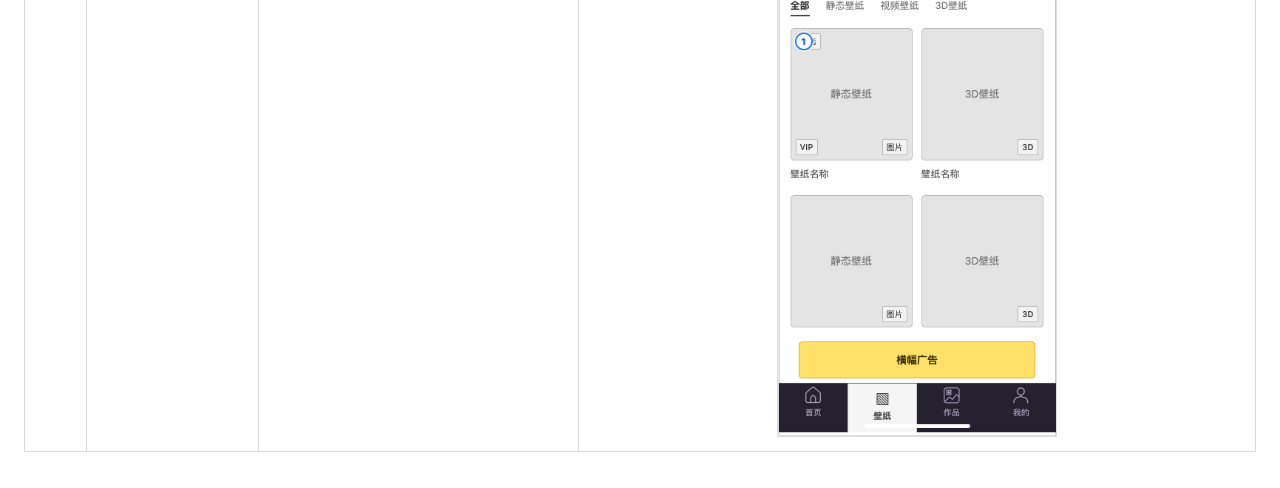
<file: 文档/FireVidu2.0App新增界面清单.html>
<!doctype html><html lang="zh-CN"><head><meta charset="utf-8"><meta name="viewport" content="width=device-width,initial-scale=1"><title>FireVidu 2.0 App新增界面清单</title><style>*{box-sizing:border-box}body{max-width:1500px;margin:36px auto;padding:0 24px;color:#111;background:#fff;font:16px/1.65 -apple-system,BlinkMacSystemFont,"PingFang SC",sans-serif}h1{font-size:28px;line-height:1.3;color:#000;margin-bottom:10px}.meta{color:#555;margin-bottom:20px}a{color:#333;text-underline-offset:3px}nav{display:flex;gap:20px;margin-bottom:24px}table{border-collapse:collapse;width:100%;table-layout:fixed}th,td{border:1px solid #d9d9d9;padding:14px;vertical-align:top}th{background:#333;color:#fff;text-align:left}th:nth-child(1){width:5%}th:nth-child(2){width:14%}th:nth-child(3){width:26%}th:nth-child(4){width:55%}td:first-child{text-align:center}tr:nth-child(even){background:#fafafa}.images{display:flex;gap:14px;justify-content:center;flex-wrap:wrap}.images figure{margin:0;flex:1;min-width:180px;max-width:280px}.admin figure{max-width:100%;flex-basis:100%}figcaption{font-size:13px;color:#444;margin-bottom:7px}img{width:100%;height:auto;display:block;border:1px solid #ddd;background:#fff}.table-wrap{overflow:auto}small{font-size:13px}@media(max-width:800px){body{margin:24px auto;padding:0 14px}h1{font-size:23px}table{min-width:920px}th,td{padding:10px}}@media print{body{max-width:none;margin:0;padding:0}nav{display:none}table{font-size:10px}th,td{padding:7px}figure{break-inside:avoid}a{color:#111}}</style></head><body><h1>FireVidu 2.0 App新增界面清单</h1><p class="meta">15条新增内容及对应原型截图 · 2026年11月23日 · 点击截图查看原图</p><nav><a href="FireVidu2.0App新增界面清单.docx">下载Word文档</a><a href="FireVidu2.0后台新增界面清单.html">查看后台清单</a><a href="index.html">全部文档</a></nav><div class="table-wrap"><table><thead><tr><th>序号</th><th>新增项目</th><th>新增内容</th><th>对应界面截图</th></tr></thead><tbody><tr id="item-1"><td>01</td><td><strong>广告</strong></td><td>增加11个广告。</td><td><div class="images app"><figure><figcaption>新增广告代表：插页广告</figcaption><a href="assets/v2-inventory/app-01-01.jpg" target="_blank" rel="noopener"><img loading="lazy" src="assets/v2-inventory/app-01-01.jpg" alt="新增广告代表：插页广告"></a></figure><figure><figcaption>新增广告代表：激励广告</figcaption><a href="assets/v2-inventory/app-01-02.jpg" target="_blank" rel="noopener"><img loading="lazy" src="assets/v2-inventory/app-01-02.jpg" alt="新增广告代表：激励广告"></a></figure></div></td></tr><tr id="item-2"><td>02</td><td><strong>个人中心</strong></td><td>用户ID、会员中心、我的券、邀请有礼入口。</td><td><div class="images app"><figure><figcaption>个人中心：用户ID与会员、邀请、券入口</figcaption><a href="assets/v2-inventory/app-02-01.jpg" target="_blank" rel="noopener"><img loading="lazy" src="assets/v2-inventory/app-02-01.jpg" alt="个人中心：用户ID与会员、邀请、券入口"></a></figure></div></td></tr><tr id="item-3"><td>03</td><td><strong>底部导航</strong></td><td>四项底部导航。</td><td><div class="images app"><figure><figcaption>首页：四项底部导航</figcaption><a href="assets/v2-inventory/app-03-01.jpg" target="_blank" rel="noopener"><img loading="lazy" src="assets/v2-inventory/app-03-01.jpg" alt="首页：四项底部导航"></a></figure><figure><figcaption>壁纸页：四项底部导航</figcaption><a href="assets/v2-inventory/app-03-02.jpg" target="_blank" rel="noopener"><img loading="lazy" src="assets/v2-inventory/app-03-02.jpg" alt="壁纸页：四项底部导航"></a></figure></div></td></tr><tr id="item-4"><td>04</td><td><strong>邀请有礼</strong></td><td>邀请码、分享、自动识别、手动绑定、好友进度、奖励到账状态。</td><td><div class="images app"><figure><figcaption>邀请有礼：自己的邀请码与奖励入口</figcaption><a href="assets/v2-inventory/app-04-01.jpg" target="_blank" rel="noopener"><img loading="lazy" src="assets/v2-inventory/app-04-01.jpg" alt="邀请有礼：自己的邀请码与奖励入口"></a></figure><figure><figcaption>好友进度与两阶段奖励到账状态</figcaption><a href="assets/v2-inventory/app-04-02.jpg" target="_blank" rel="noopener"><img loading="lazy" src="assets/v2-inventory/app-04-02.jpg" alt="好友进度与两阶段奖励到账状态"></a></figure><figure><figcaption>补充：邀请语、下载链接、邀请链接和邀请码</figcaption><a href="assets/v2-inventory/app-04-03.jpg" target="_blank" rel="noopener"><img loading="lazy" src="assets/v2-inventory/app-04-03.jpg" alt="补充：邀请语、下载链接、邀请链接和邀请码"></a></figure><figure><figcaption>补充：识别邀请码后登录确认绑定</figcaption><a href="assets/v2-inventory/app-04-04.jpg" target="_blank" rel="noopener"><img loading="lazy" src="assets/v2-inventory/app-04-04.jpg" alt="补充：识别邀请码后登录确认绑定"></a></figure></div></td></tr><tr id="item-5"><td>05</td><td><strong>我的券</strong></td><td>通用免广告券、去水印券、使用与过期记录、看广告领券、选券抵扣、失败返券。</td><td><div class="images app"><figure><figcaption>我的券：余额、来源、有效期与看视频领券</figcaption><a href="assets/v2-inventory/app-05-01.jpg" target="_blank" rel="noopener"><img loading="lazy" src="assets/v2-inventory/app-05-01.jpg" alt="我的券：余额、来源、有效期与看视频领券"></a></figure><figure><figcaption>超清保存：主动选券与广告抵扣</figcaption><a href="assets/v2-inventory/app-05-02.jpg" target="_blank" rel="noopener"><img loading="lazy" src="assets/v2-inventory/app-05-02.jpg" alt="超清保存：主动选券与广告抵扣"></a></figure></div></td></tr><tr id="item-6"><td>06</td><td><strong>会员中心</strong></td><td>周卡、月卡、年卡、滑动套餐卡片、价格、总赠券数、权益介绍。</td><td><div class="images app"><figure><figcaption>周卡：价格、总券数与独立权益</figcaption><a href="assets/v2-inventory/app-06-01.jpg" target="_blank" rel="noopener"><img loading="lazy" src="assets/v2-inventory/app-06-01.jpg" alt="周卡：价格、总券数与独立权益"></a></figure><figure><figcaption>月卡：价格、总券数与独立权益</figcaption><a href="assets/v2-inventory/app-06-02.jpg" target="_blank" rel="noopener"><img loading="lazy" src="assets/v2-inventory/app-06-02.jpg" alt="月卡：价格、总券数与独立权益"></a></figure><figure><figcaption>年卡：价格、总券数与独立权益</figcaption><a href="assets/v2-inventory/app-06-03.jpg" target="_blank" rel="noopener"><img loading="lazy" src="assets/v2-inventory/app-06-03.jpg" alt="年卡：价格、总券数与独立权益"></a></figure></div></td></tr><tr id="item-7"><td>07</td><td><strong>会员购买与续费</strong></td><td>支付状态、恢复购买、订阅管理、到期接续、待生效套餐、提前续费奖励。</td><td><div class="images app"><figure><figcaption>购买结果：待付款、确认中、成功、取消或失败</figcaption><a href="assets/v2-inventory/app-07-01.jpg" target="_blank" rel="noopener"><img loading="lazy" src="assets/v2-inventory/app-07-01.jpg" alt="购买结果：待付款、确认中、成功、取消或失败"></a></figure><figure><figcaption>会员续费：即时奖励、已续费待生效与接续期限</figcaption><a href="assets/v2-inventory/app-07-02.jpg" target="_blank" rel="noopener"><img loading="lazy" src="assets/v2-inventory/app-07-02.jpg" alt="会员续费：即时奖励、已续费待生效与接续期限"></a></figure></div></td></tr><tr id="item-8"><td>08</td><td><strong>VIP内容入口</strong></td><td>VIP模板分类、登录底部弹窗、开通VIP或看广告体验底部弹窗。</td><td><div class="images app"><figure><figcaption>游客使用VIP模板：先登录底部弹窗</figcaption><a href="assets/v2-inventory/app-08-01.jpg" target="_blank" rel="noopener"><img loading="lazy" src="assets/v2-inventory/app-08-01.jpg" alt="游客使用VIP模板：先登录底部弹窗"></a></figure><figure><figcaption>普通账号使用VIP模板：开通VIP或看广告二选一</figcaption><a href="assets/v2-inventory/app-08-02.jpg" target="_blank" rel="noopener"><img loading="lazy" src="assets/v2-inventory/app-08-02.jpg" alt="普通账号使用VIP模板：开通VIP或看广告二选一"></a></figure></div></td></tr><tr id="item-9"><td>09</td><td><strong>内容标记与排序</strong></td><td>精选、新增、VIP、内容类型角标及列表排序。</td><td><div class="images app"><figure><figcaption>模板列表：精选、新增、VIP与内容类型角标</figcaption><a href="assets/v2-inventory/app-09-01.jpg" target="_blank" rel="noopener"><img loading="lazy" src="assets/v2-inventory/app-09-01.jpg" alt="模板列表：精选、新增、VIP与内容类型角标"></a></figure><figure><figcaption>壁纸列表：精选、VIP与内容类型角标</figcaption><a href="assets/v2-inventory/app-09-02.jpg" target="_blank" rel="noopener"><img loading="lazy" src="assets/v2-inventory/app-09-02.jpg" alt="壁纸列表：精选、VIP与内容类型角标"></a></figure></div></td></tr><tr id="item-10"><td>10</td><td><strong>壁纸首页</strong></td><td>静态壁纸、视频壁纸、3D壁纸、类型筛选、名称搜索、详情预览。</td><td><div class="images app"><figure><figcaption>壁纸首页：类型标签与照片生成3D入口</figcaption><a href="assets/v2-inventory/app-10-01.jpg" target="_blank" rel="noopener"><img loading="lazy" src="assets/v2-inventory/app-10-01.jpg" alt="壁纸首页：类型标签与照片生成3D入口"></a></figure><figure><figcaption>壁纸名称搜索结果</figcaption><a href="assets/v2-inventory/app-10-02.jpg" target="_blank" rel="noopener"><img loading="lazy" src="assets/v2-inventory/app-10-02.jpg" alt="壁纸名称搜索结果"></a></figure></div></td></tr><tr id="item-11"><td>11</td><td><strong>壁纸设置</strong></td><td>桌面、锁屏、双屏、静态与动态设置，以及成功、取消、失败、设备不支持状态。</td><td><div class="images app"><figure><figcaption>选择设置目标后的动态/静态方式底部弹层</figcaption><a href="assets/v2-inventory/app-11-01.jpg" target="_blank" rel="noopener"><img loading="lazy" src="assets/v2-inventory/app-11-01.jpg" alt="选择设置目标后的动态/静态方式底部弹层"></a></figure><figure><figcaption>设置成功：系统结果、当前壁纸与完成入口</figcaption><a href="assets/v2-inventory/app-11-02.jpg" target="_blank" rel="noopener"><img loading="lazy" src="assets/v2-inventory/app-11-02.jpg" alt="设置成功：系统结果、当前壁纸与完成入口"></a></figure><figure><figcaption>设备不支持动态壁纸：切换静态入口</figcaption><a href="assets/v2-inventory/app-11-03.jpg" target="_blank" rel="noopener"><img loading="lazy" src="assets/v2-inventory/app-11-03.jpg" alt="设备不支持动态壁纸：切换静态入口"></a></figure><figure><figcaption>补充：未能获取设置结果</figcaption><a href="assets/v2-inventory/app-11-04.jpg" target="_blank" rel="noopener"><img loading="lazy" src="assets/v2-inventory/app-11-04.jpg" alt="补充：未能获取设置结果"></a></figure></div></td></tr><tr id="item-12"><td>12</td><td><strong>照片生成3D壁纸</strong></td><td>上传照片、生成、效果预览、静态与动态设置。</td><td><div class="images app"><figure><figcaption>上传自己的照片并点击生成</figcaption><a href="assets/v2-inventory/app-12-01.jpg" target="_blank" rel="noopener"><img loading="lazy" src="assets/v2-inventory/app-12-01.jpg" alt="上传自己的照片并点击生成"></a></figure><figure><figcaption>照片生成后的3D效果预览与设置目标</figcaption><a href="assets/v2-inventory/app-12-02.jpg" target="_blank" rel="noopener"><img loading="lazy" src="assets/v2-inventory/app-12-02.jpg" alt="照片生成后的3D效果预览与设置目标"></a></figure></div></td></tr><tr id="item-13"><td>13</td><td><strong>壁纸记录</strong></td><td>壁纸记录页签、记录详情、历史壁纸再次设置。</td><td><div class="images app"><figure><figcaption>作品页的壁纸记录与已成功设置记录</figcaption><a href="assets/v2-inventory/app-13-01.jpg" target="_blank" rel="noopener"><img loading="lazy" src="assets/v2-inventory/app-13-01.jpg" alt="作品页的壁纸记录与已成功设置记录"></a></figure><figure><figcaption>历史壁纸详情与再次设置</figcaption><a href="assets/v2-inventory/app-13-02.jpg" target="_blank" rel="noopener"><img loading="lazy" src="assets/v2-inventory/app-13-02.jpg" alt="历史壁纸详情与再次设置"></a></figure></div></td></tr><tr id="item-14"><td>14</td><td><strong>问题反馈与免费重试</strong></td><td>问题反馈、免费重试、替换照片、退出确认。</td><td><div class="images app"><figure><figcaption>问题反馈：问题类型和补充说明</figcaption><a href="assets/v2-inventory/app-14-01.jpg" target="_blank" rel="noopener"><img loading="lazy" src="assets/v2-inventory/app-14-01.jpg" alt="问题反馈：问题类型和补充说明"></a></figure><figure><figcaption>反馈完成后的免费再试一次提示</figcaption><a href="assets/v2-inventory/app-14-02.jpg" target="_blank" rel="noopener"><img loading="lazy" src="assets/v2-inventory/app-14-02.jpg" alt="反馈完成后的免费再试一次提示"></a></figure></div></td></tr><tr id="item-15"><td>15</td><td><strong>埋点与蓝圈提示</strong></td><td>模板、壁纸、照片3D埋点及蓝圈提示。</td><td><div class="images app"><figure><figcaption>蓝圈①：模板点击入口</figcaption><a href="assets/v2-inventory/app-15-01.jpg" target="_blank" rel="noopener"><img loading="lazy" src="assets/v2-inventory/app-15-01.jpg" alt="蓝圈①：模板点击入口"></a></figure><figure><figcaption>蓝圈②：开始制作</figcaption><a href="assets/v2-inventory/app-15-02.jpg" target="_blank" rel="noopener"><img loading="lazy" src="assets/v2-inventory/app-15-02.jpg" alt="蓝圈②：开始制作"></a></figure><figure><figcaption>蓝圈③：普通、高清、超清保存成功</figcaption><a href="assets/v2-inventory/app-15-03.jpg" target="_blank" rel="noopener"><img loading="lazy" src="assets/v2-inventory/app-15-03.jpg" alt="蓝圈③：普通、高清、超清保存成功"></a></figure><figure><figcaption>补充：官方壁纸与照片3D入口蓝圈</figcaption><a href="assets/v2-inventory/app-15-04.jpg" target="_blank" rel="noopener"><img loading="lazy" src="assets/v2-inventory/app-15-04.jpg" alt="补充：官方壁纸与照片3D入口蓝圈"></a></figure></div></td></tr></tbody></table></div></body></html>
</file>
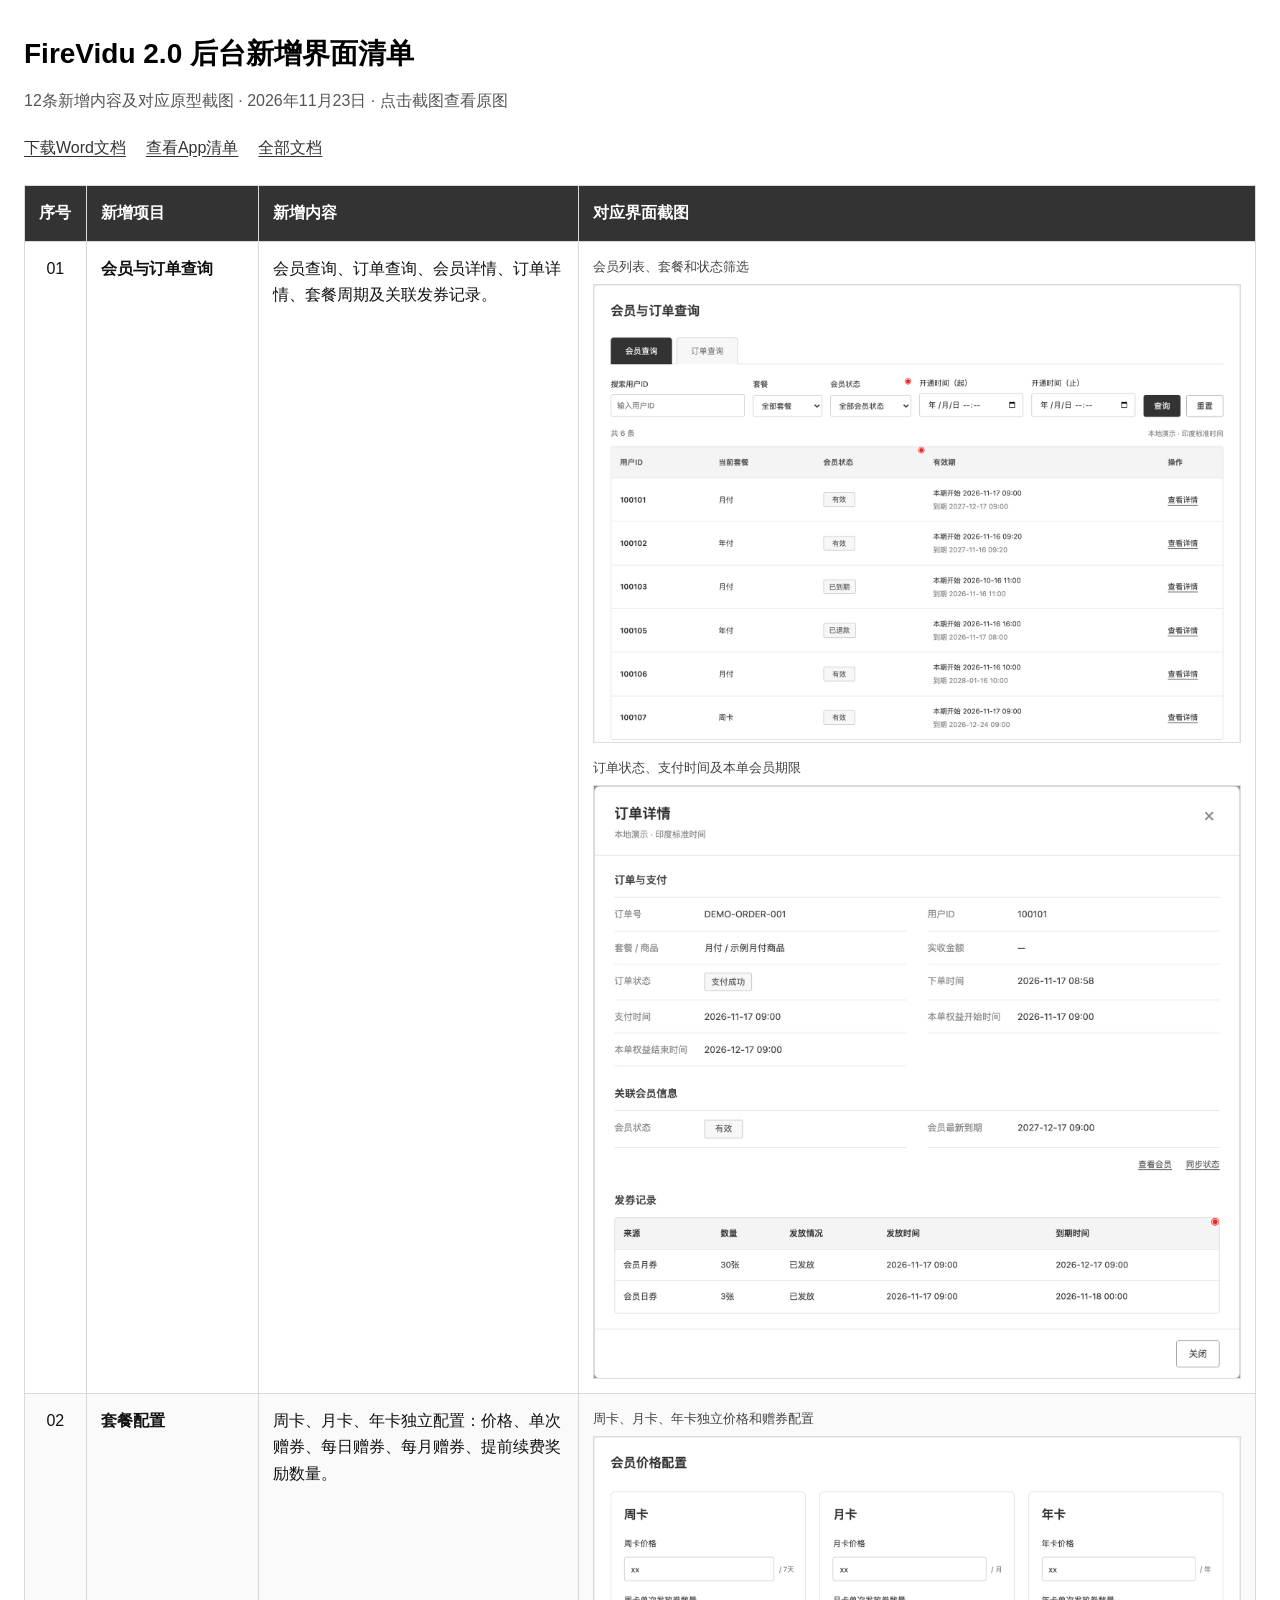
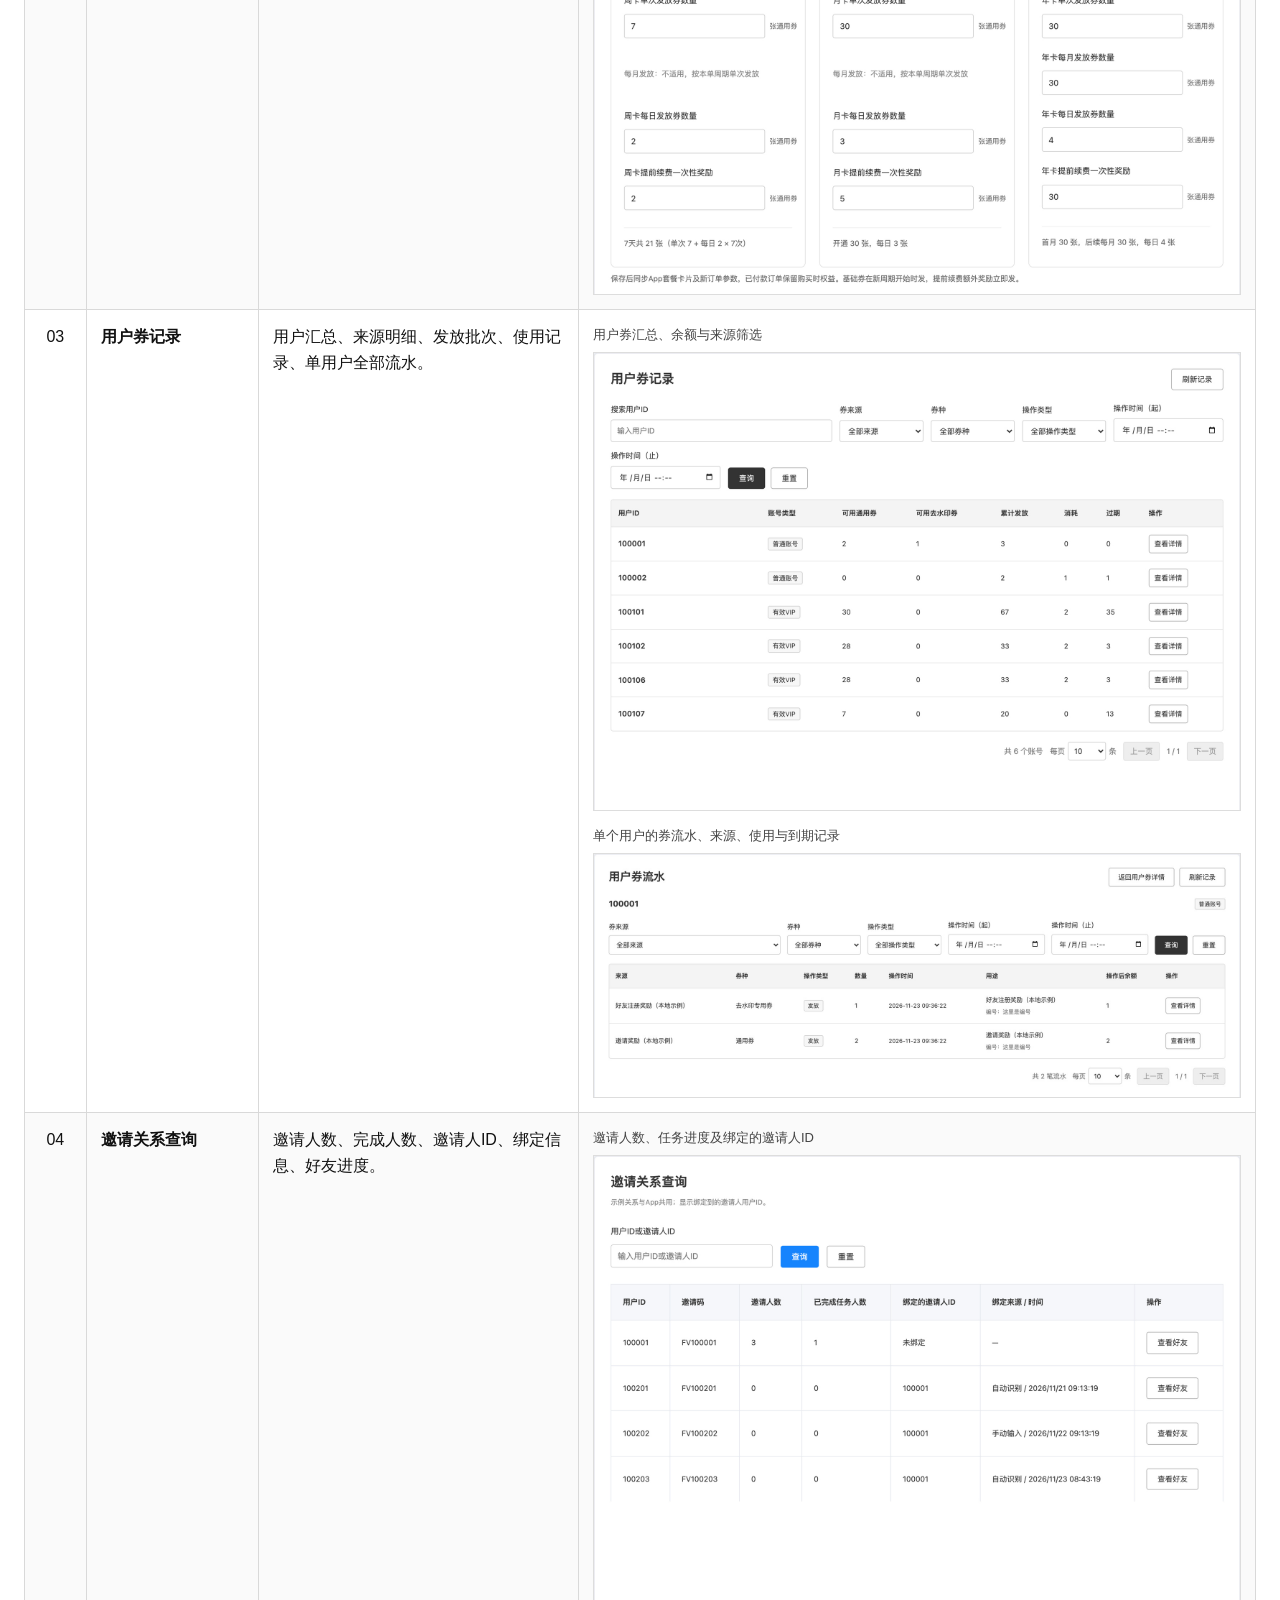
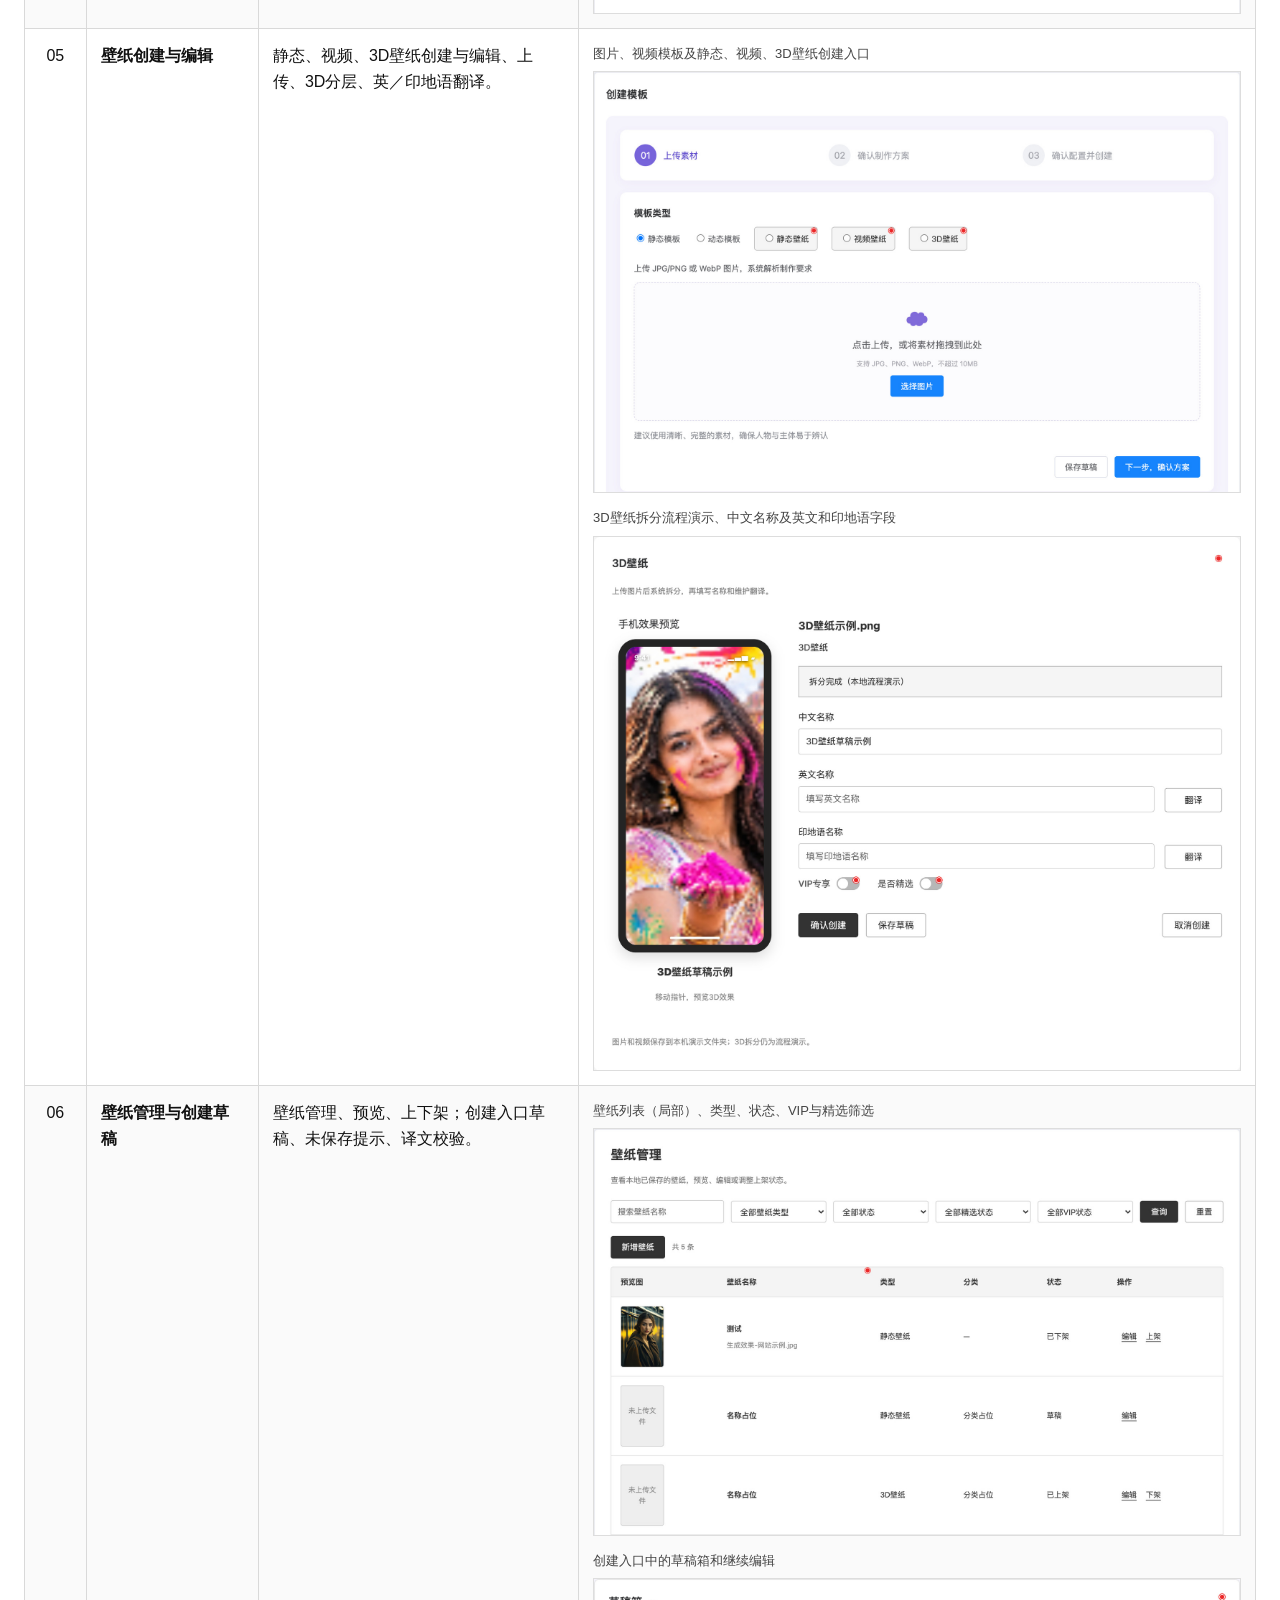
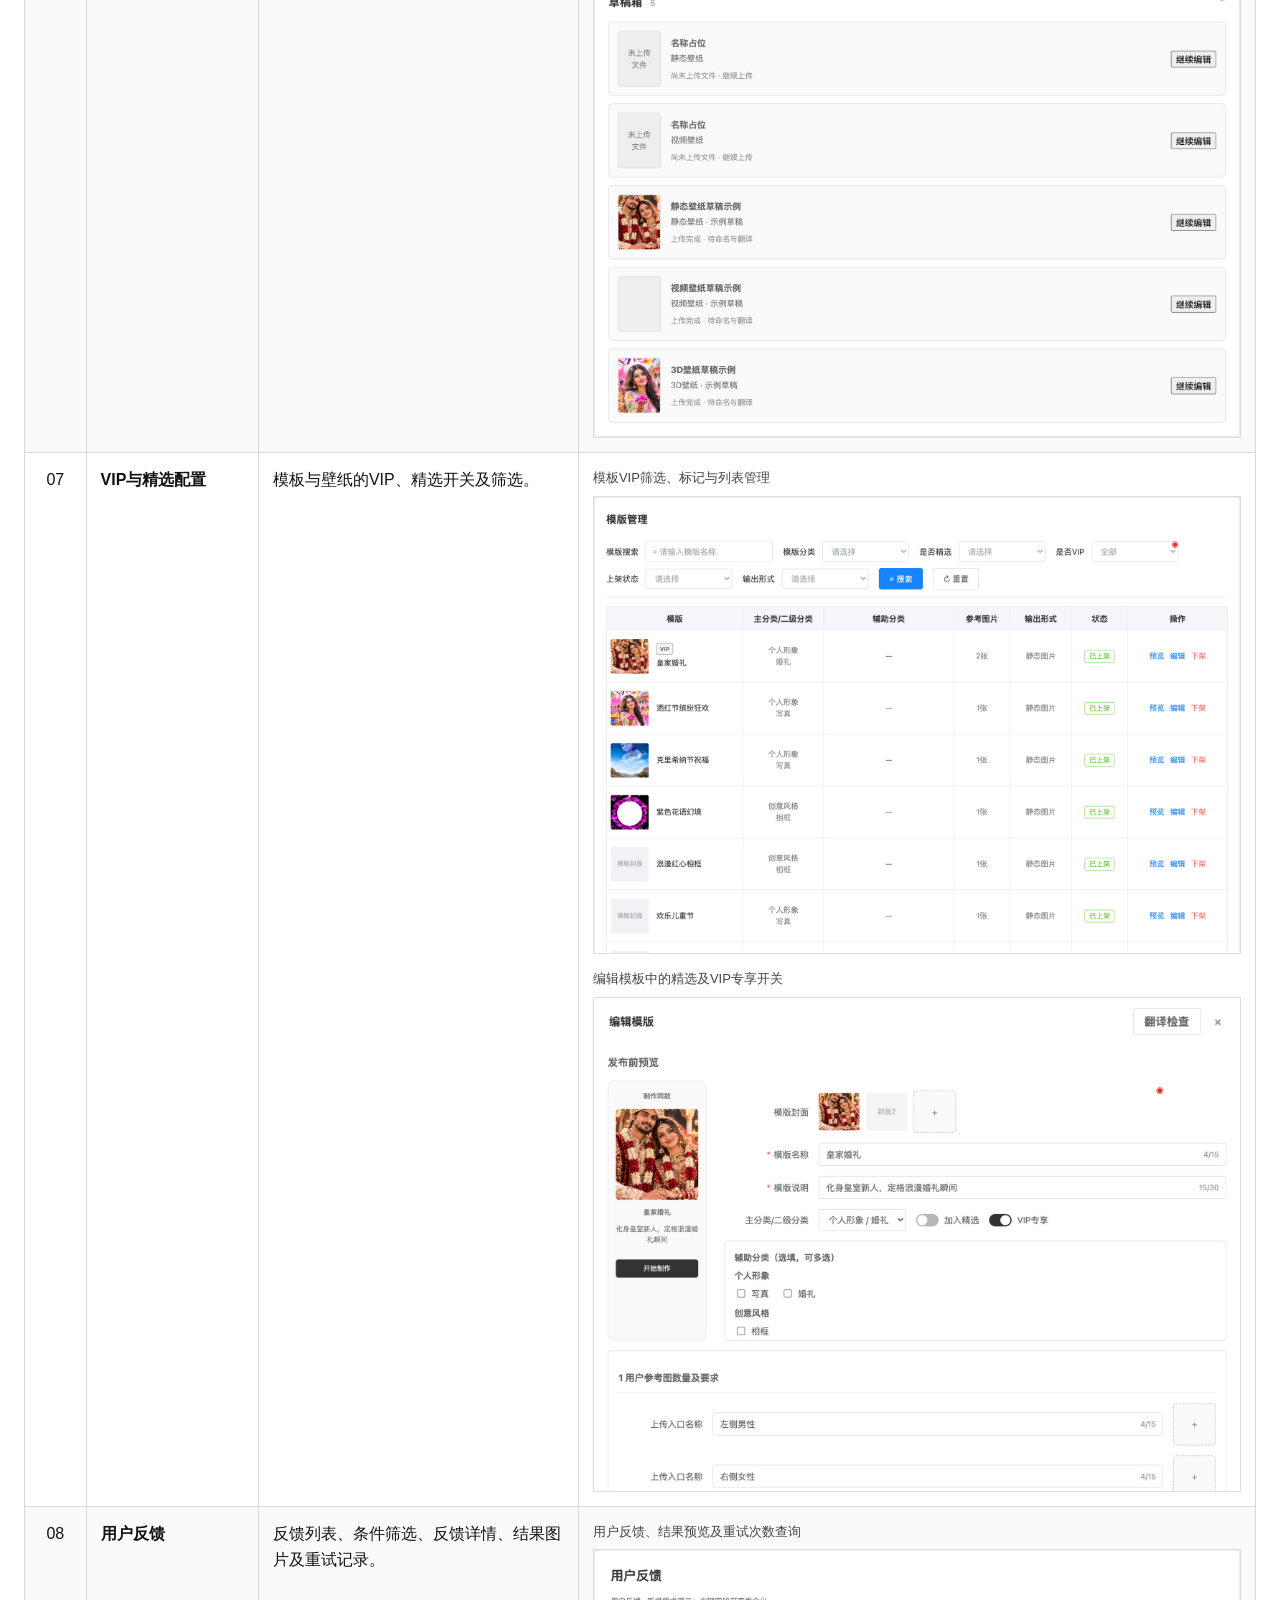
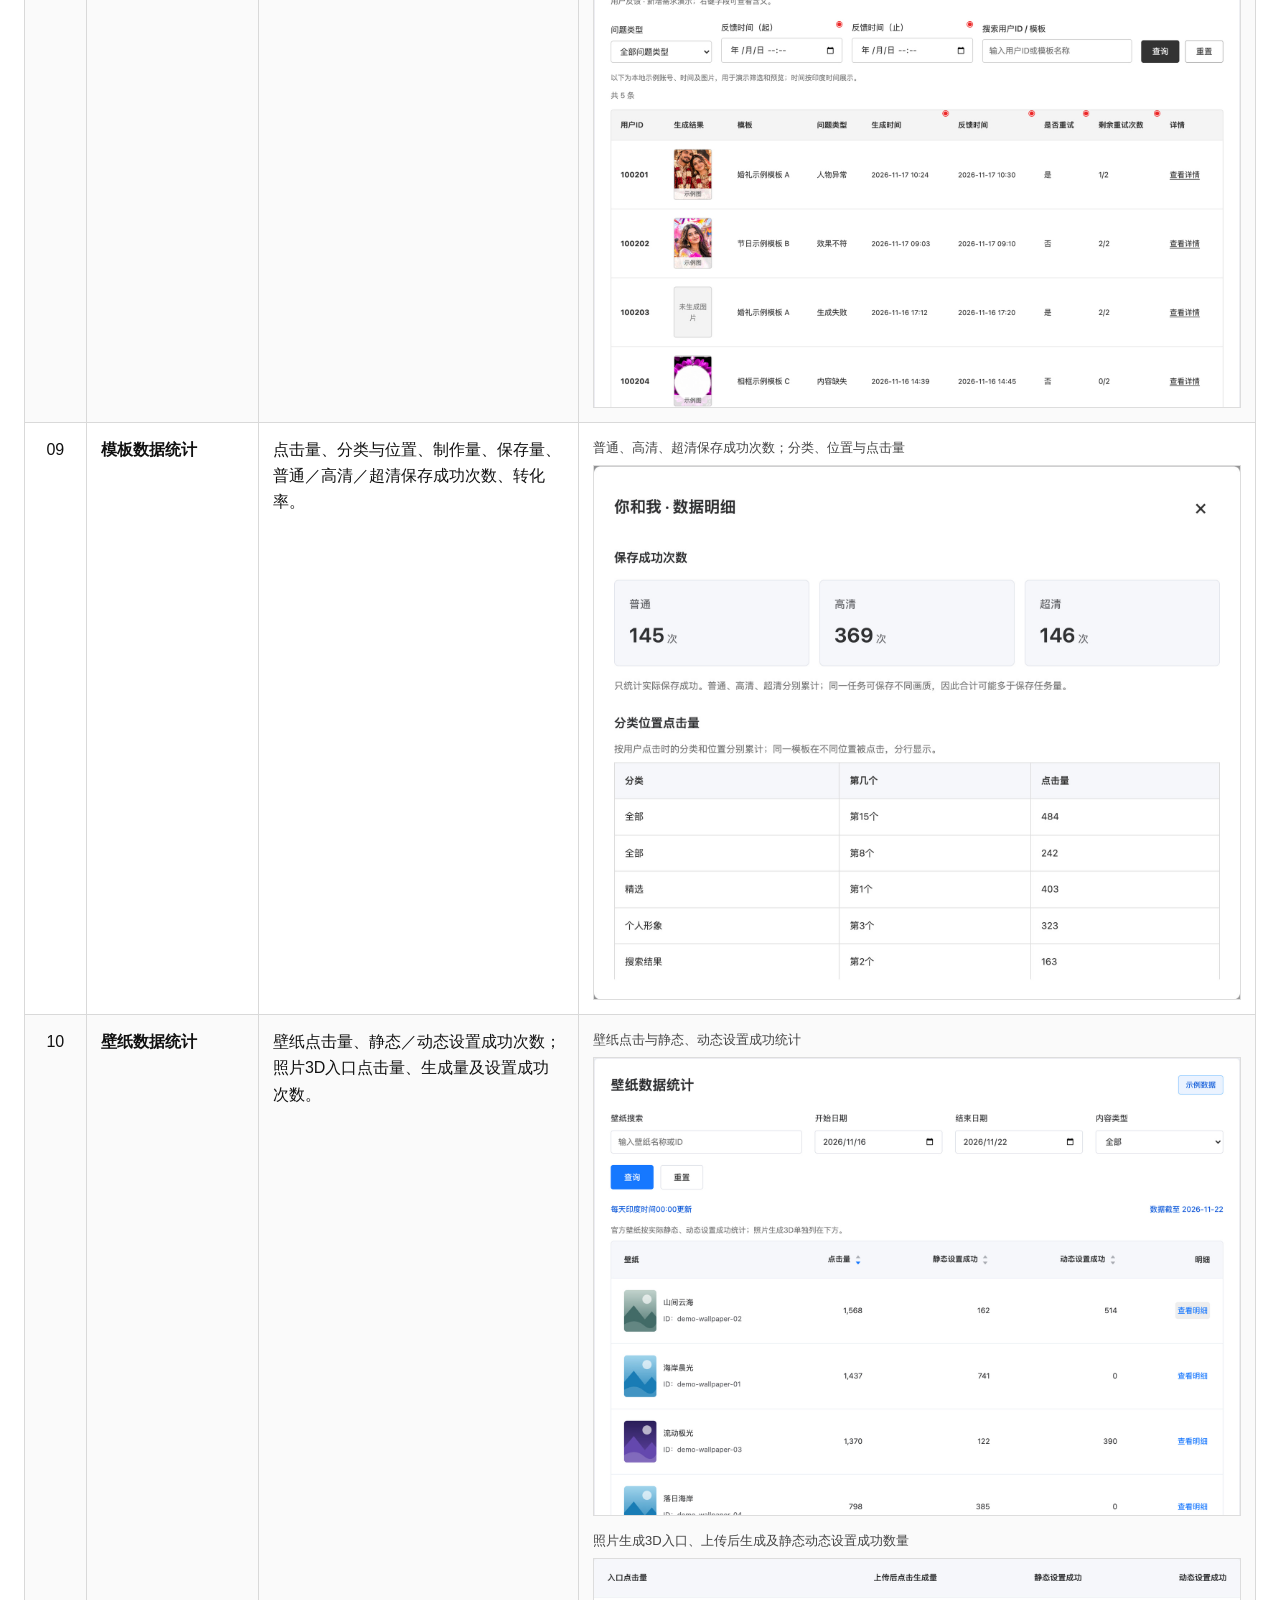
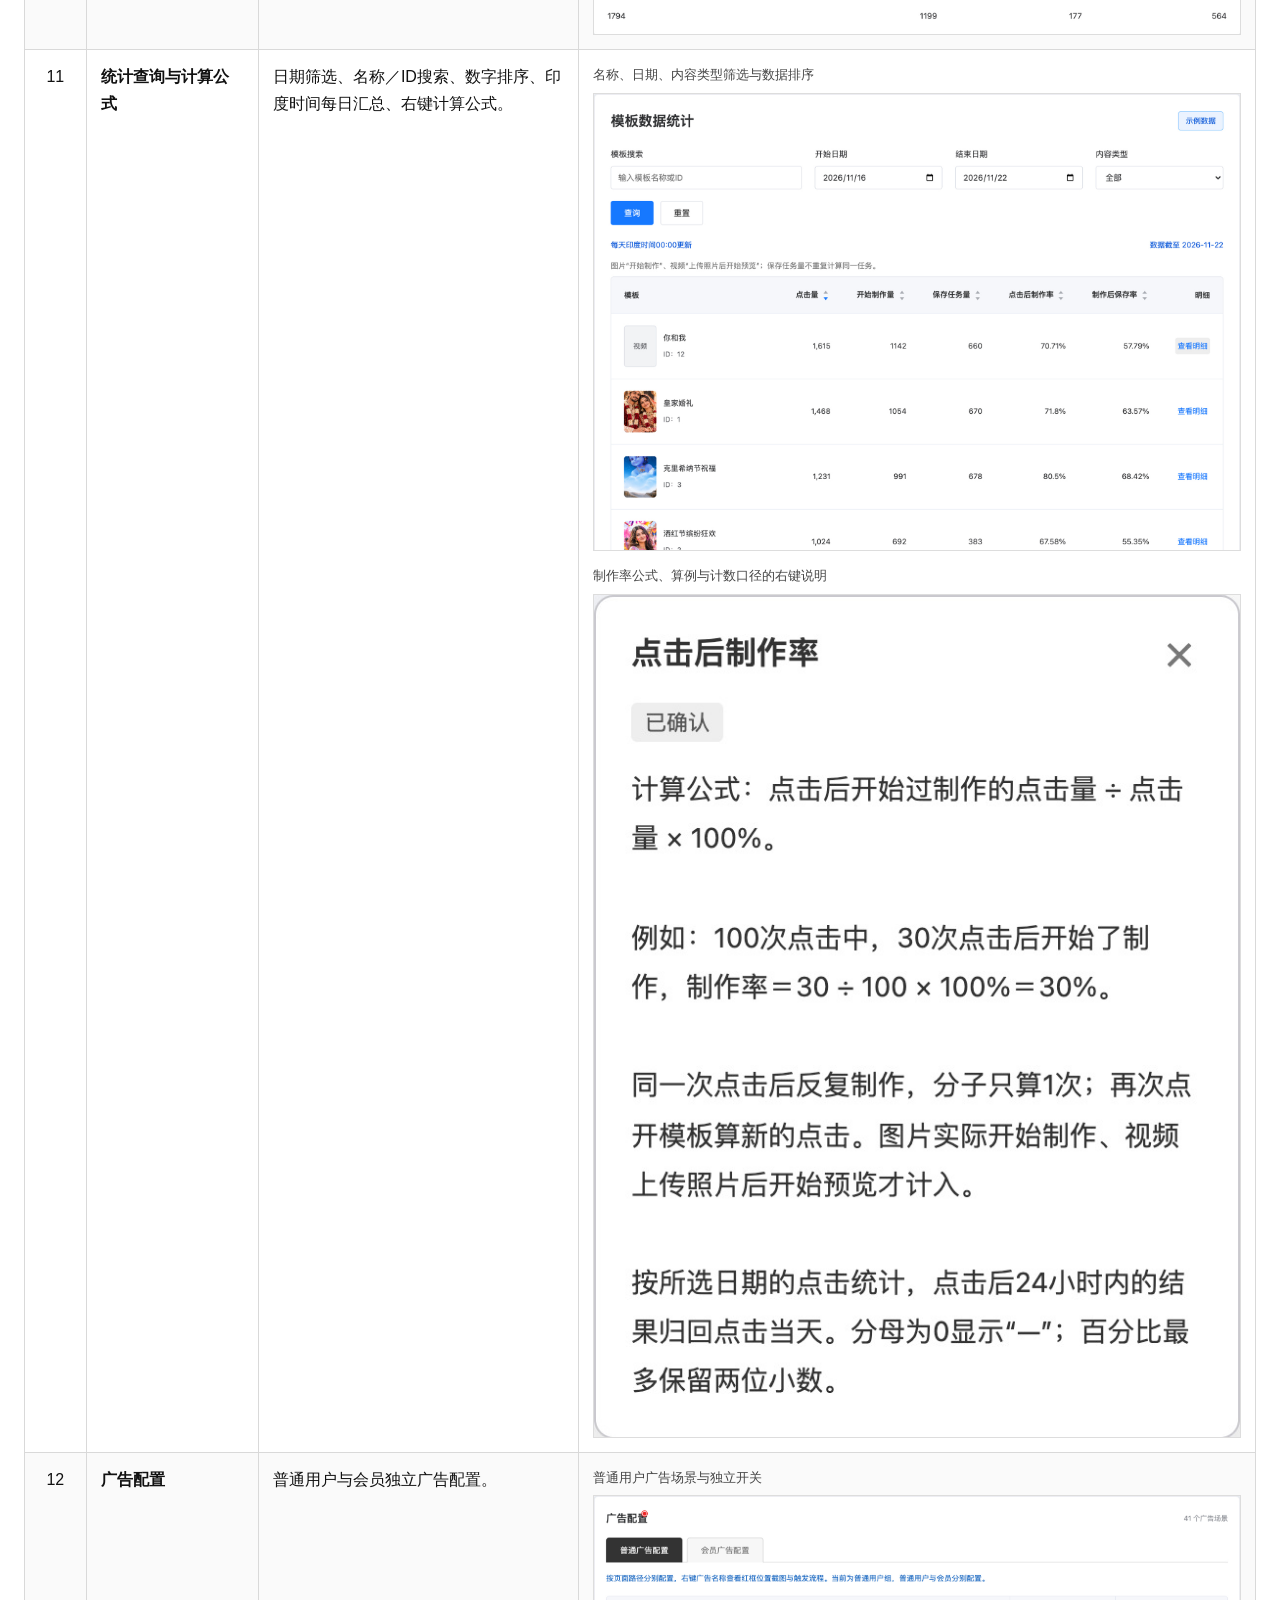
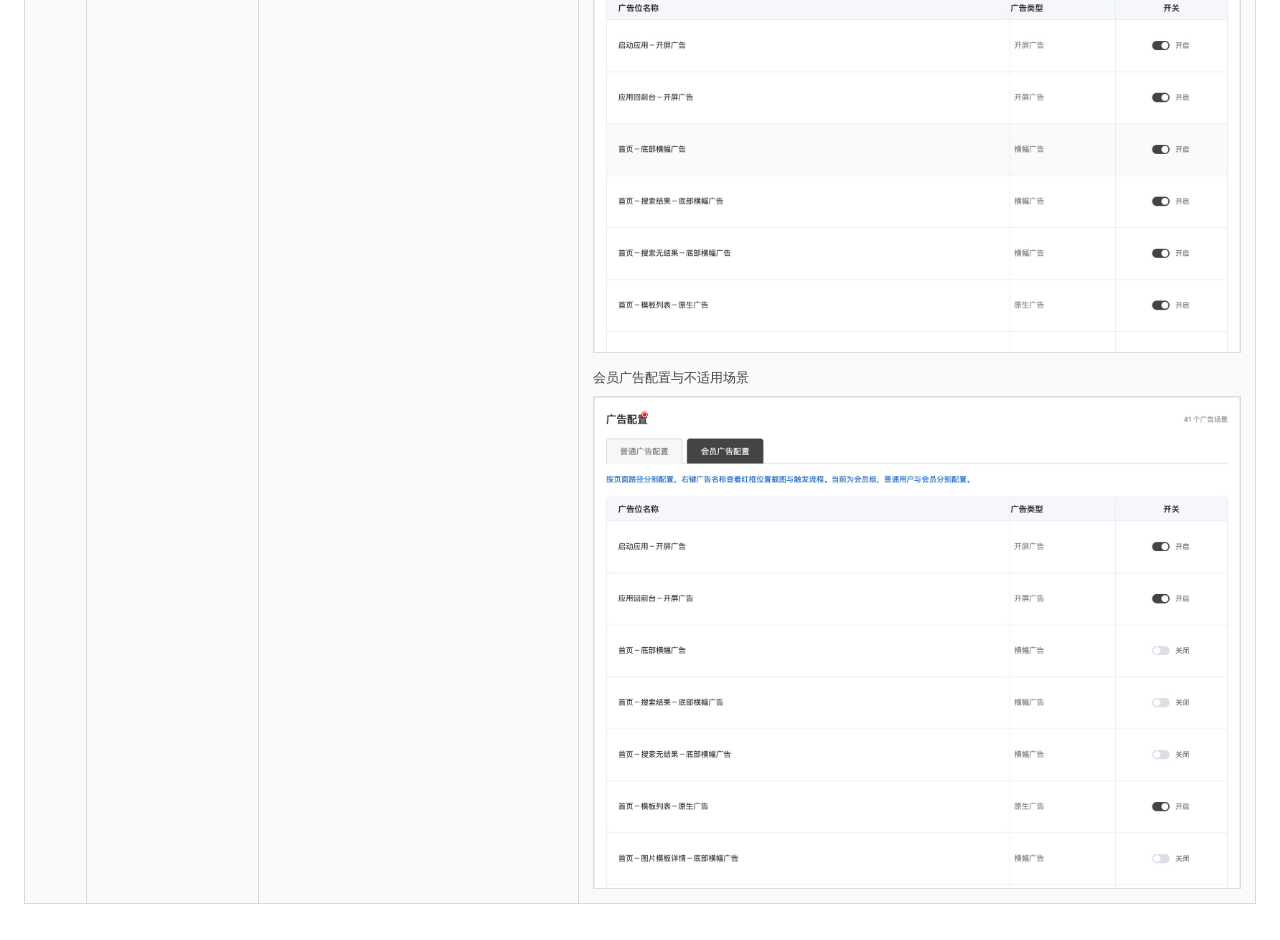
<file: 文档/FireVidu2.0后台新增界面清单.html>
<!doctype html><html lang="zh-CN"><head><meta charset="utf-8"><meta name="viewport" content="width=device-width,initial-scale=1"><title>FireVidu 2.0 后台新增界面清单</title><style>*{box-sizing:border-box}body{max-width:1500px;margin:36px auto;padding:0 24px;color:#111;background:#fff;font:16px/1.65 -apple-system,BlinkMacSystemFont,"PingFang SC",sans-serif}h1{font-size:28px;line-height:1.3;color:#000;margin-bottom:10px}.meta{color:#555;margin-bottom:20px}a{color:#333;text-underline-offset:3px}nav{display:flex;gap:20px;margin-bottom:24px}table{border-collapse:collapse;width:100%;table-layout:fixed}th,td{border:1px solid #d9d9d9;padding:14px;vertical-align:top}th{background:#333;color:#fff;text-align:left}th:nth-child(1){width:5%}th:nth-child(2){width:14%}th:nth-child(3){width:26%}th:nth-child(4){width:55%}td:first-child{text-align:center}tr:nth-child(even){background:#fafafa}.images{display:flex;gap:14px;justify-content:center;flex-wrap:wrap}.images figure{margin:0;flex:1;min-width:180px;max-width:280px}.admin figure{max-width:100%;flex-basis:100%}figcaption{font-size:13px;color:#444;margin-bottom:7px}img{width:100%;height:auto;display:block;border:1px solid #ddd;background:#fff}.table-wrap{overflow:auto}small{font-size:13px}@media(max-width:800px){body{margin:24px auto;padding:0 14px}h1{font-size:23px}table{min-width:920px}th,td{padding:10px}}@media print{body{max-width:none;margin:0;padding:0}nav{display:none}table{font-size:10px}th,td{padding:7px}figure{break-inside:avoid}a{color:#111}}</style></head><body><h1>FireVidu 2.0 后台新增界面清单</h1><p class="meta">12条新增内容及对应原型截图 · 2026年11月23日 · 点击截图查看原图</p><nav><a href="FireVidu2.0后台新增界面清单.docx">下载Word文档</a><a href="FireVidu2.0App新增界面清单.html">查看App清单</a><a href="index.html">全部文档</a></nav><div class="table-wrap"><table><thead><tr><th>序号</th><th>新增项目</th><th>新增内容</th><th>对应界面截图</th></tr></thead><tbody><tr id="item-1"><td>01</td><td><strong>会员与订单查询</strong></td><td>会员查询、订单查询、会员详情、订单详情、套餐周期及关联发券记录。</td><td><div class="images admin"><figure><figcaption>会员列表、套餐和状态筛选</figcaption><a href="assets/v2-inventory/admin-01-01.jpg" target="_blank" rel="noopener"><img loading="lazy" src="assets/v2-inventory/admin-01-01.jpg" alt="会员列表、套餐和状态筛选"></a></figure><figure><figcaption>订单状态、支付时间及本单会员期限</figcaption><a href="assets/v2-inventory/admin-01-02.jpg" target="_blank" rel="noopener"><img loading="lazy" src="assets/v2-inventory/admin-01-02.jpg" alt="订单状态、支付时间及本单会员期限"></a></figure></div></td></tr><tr id="item-2"><td>02</td><td><strong>套餐配置</strong></td><td>周卡、月卡、年卡独立配置：价格、单次赠券、每日赠券、每月赠券、提前续费奖励数量。</td><td><div class="images admin"><figure><figcaption>周卡、月卡、年卡独立价格和赠券配置</figcaption><a href="assets/v2-inventory/admin-02-01.jpg" target="_blank" rel="noopener"><img loading="lazy" src="assets/v2-inventory/admin-02-01.jpg" alt="周卡、月卡、年卡独立价格和赠券配置"></a></figure></div></td></tr><tr id="item-3"><td>03</td><td><strong>用户券记录</strong></td><td>用户汇总、来源明细、发放批次、使用记录、单用户全部流水。</td><td><div class="images admin"><figure><figcaption>用户券汇总、余额与来源筛选</figcaption><a href="assets/v2-inventory/admin-03-01.jpg" target="_blank" rel="noopener"><img loading="lazy" src="assets/v2-inventory/admin-03-01.jpg" alt="用户券汇总、余额与来源筛选"></a></figure><figure><figcaption>单个用户的券流水、来源、使用与到期记录</figcaption><a href="assets/v2-inventory/admin-03-02.jpg" target="_blank" rel="noopener"><img loading="lazy" src="assets/v2-inventory/admin-03-02.jpg" alt="单个用户的券流水、来源、使用与到期记录"></a></figure></div></td></tr><tr id="item-4"><td>04</td><td><strong>邀请关系查询</strong></td><td>邀请人数、完成人数、邀请人ID、绑定信息、好友进度。</td><td><div class="images admin"><figure><figcaption>邀请人数、任务进度及绑定的邀请人ID</figcaption><a href="assets/v2-inventory/admin-04-01.jpg" target="_blank" rel="noopener"><img loading="lazy" src="assets/v2-inventory/admin-04-01.jpg" alt="邀请人数、任务进度及绑定的邀请人ID"></a></figure></div></td></tr><tr id="item-5"><td>05</td><td><strong>壁纸创建与编辑</strong></td><td>静态、视频、3D壁纸创建与编辑、上传、3D分层、英／印地语翻译。</td><td><div class="images admin"><figure><figcaption>图片、视频模板及静态、视频、3D壁纸创建入口</figcaption><a href="assets/v2-inventory/admin-05-01.jpg" target="_blank" rel="noopener"><img loading="lazy" src="assets/v2-inventory/admin-05-01.jpg" alt="图片、视频模板及静态、视频、3D壁纸创建入口"></a></figure><figure><figcaption>3D壁纸拆分流程演示、中文名称及英文和印地语字段</figcaption><a href="assets/v2-inventory/admin-05-02.jpg" target="_blank" rel="noopener"><img loading="lazy" src="assets/v2-inventory/admin-05-02.jpg" alt="3D壁纸拆分流程演示、中文名称及英文和印地语字段"></a></figure></div></td></tr><tr id="item-6"><td>06</td><td><strong>壁纸管理与创建草稿</strong></td><td>壁纸管理、预览、上下架；创建入口草稿、未保存提示、译文校验。</td><td><div class="images admin"><figure><figcaption>壁纸列表（局部）、类型、状态、VIP与精选筛选</figcaption><a href="assets/v2-inventory/admin-06-01.jpg" target="_blank" rel="noopener"><img loading="lazy" src="assets/v2-inventory/admin-06-01.jpg" alt="壁纸列表（局部）、类型、状态、VIP与精选筛选"></a></figure><figure><figcaption>创建入口中的草稿箱和继续编辑</figcaption><a href="assets/v2-inventory/admin-06-02.jpg" target="_blank" rel="noopener"><img loading="lazy" src="assets/v2-inventory/admin-06-02.jpg" alt="创建入口中的草稿箱和继续编辑"></a></figure></div></td></tr><tr id="item-7"><td>07</td><td><strong>VIP与精选配置</strong></td><td>模板与壁纸的VIP、精选开关及筛选。</td><td><div class="images admin"><figure><figcaption>模板VIP筛选、标记与列表管理</figcaption><a href="assets/v2-inventory/admin-07-01.jpg" target="_blank" rel="noopener"><img loading="lazy" src="assets/v2-inventory/admin-07-01.jpg" alt="模板VIP筛选、标记与列表管理"></a></figure><figure><figcaption>编辑模板中的精选及VIP专享开关</figcaption><a href="assets/v2-inventory/admin-07-02.jpg" target="_blank" rel="noopener"><img loading="lazy" src="assets/v2-inventory/admin-07-02.jpg" alt="编辑模板中的精选及VIP专享开关"></a></figure></div></td></tr><tr id="item-8"><td>08</td><td><strong>用户反馈</strong></td><td>反馈列表、条件筛选、反馈详情、结果图片及重试记录。</td><td><div class="images admin"><figure><figcaption>用户反馈、结果预览及重试次数查询</figcaption><a href="assets/v2-inventory/admin-08-01.jpg" target="_blank" rel="noopener"><img loading="lazy" src="assets/v2-inventory/admin-08-01.jpg" alt="用户反馈、结果预览及重试次数查询"></a></figure></div></td></tr><tr id="item-9"><td>09</td><td><strong>模板数据统计</strong></td><td>点击量、分类与位置、制作量、保存量、普通／高清／超清保存成功次数、转化率。</td><td><div class="images admin"><figure><figcaption>普通、高清、超清保存成功次数；分类、位置与点击量</figcaption><a href="assets/v2-inventory/admin-09-01.jpg" target="_blank" rel="noopener"><img loading="lazy" src="assets/v2-inventory/admin-09-01.jpg" alt="普通、高清、超清保存成功次数；分类、位置与点击量"></a></figure></div></td></tr><tr id="item-10"><td>10</td><td><strong>壁纸数据统计</strong></td><td>壁纸点击量、静态／动态设置成功次数；照片3D入口点击量、生成量及设置成功次数。</td><td><div class="images admin"><figure><figcaption>壁纸点击与静态、动态设置成功统计</figcaption><a href="assets/v2-inventory/admin-10-01.jpg" target="_blank" rel="noopener"><img loading="lazy" src="assets/v2-inventory/admin-10-01.jpg" alt="壁纸点击与静态、动态设置成功统计"></a></figure><figure><figcaption>照片生成3D入口、上传后生成及静态动态设置成功数量</figcaption><a href="assets/v2-inventory/admin-10-02.jpg" target="_blank" rel="noopener"><img loading="lazy" src="assets/v2-inventory/admin-10-02.jpg" alt="照片生成3D入口、上传后生成及静态动态设置成功数量"></a></figure></div></td></tr><tr id="item-11"><td>11</td><td><strong>统计查询与计算公式</strong></td><td>日期筛选、名称／ID搜索、数字排序、印度时间每日汇总、右键计算公式。</td><td><div class="images admin"><figure><figcaption>名称、日期、内容类型筛选与数据排序</figcaption><a href="assets/v2-inventory/admin-11-01.jpg" target="_blank" rel="noopener"><img loading="lazy" src="assets/v2-inventory/admin-11-01.jpg" alt="名称、日期、内容类型筛选与数据排序"></a></figure><figure><figcaption>制作率公式、算例与计数口径的右键说明</figcaption><a href="assets/v2-inventory/admin-11-02.jpg" target="_blank" rel="noopener"><img loading="lazy" src="assets/v2-inventory/admin-11-02.jpg" alt="制作率公式、算例与计数口径的右键说明"></a></figure></div></td></tr><tr id="item-12"><td>12</td><td><strong>广告配置</strong></td><td>普通用户与会员独立广告配置。</td><td><div class="images admin"><figure><figcaption>普通用户广告场景与独立开关</figcaption><a href="assets/v2-inventory/admin-12-01.jpg" target="_blank" rel="noopener"><img loading="lazy" src="assets/v2-inventory/admin-12-01.jpg" alt="普通用户广告场景与独立开关"></a></figure><figure><figcaption>会员广告配置与不适用场景</figcaption><a href="assets/v2-inventory/admin-12-02.jpg" target="_blank" rel="noopener"><img loading="lazy" src="assets/v2-inventory/admin-12-02.jpg" alt="会员广告配置与不适用场景"></a></figure></div></td></tr></tbody></table></div></body></html>
</file>
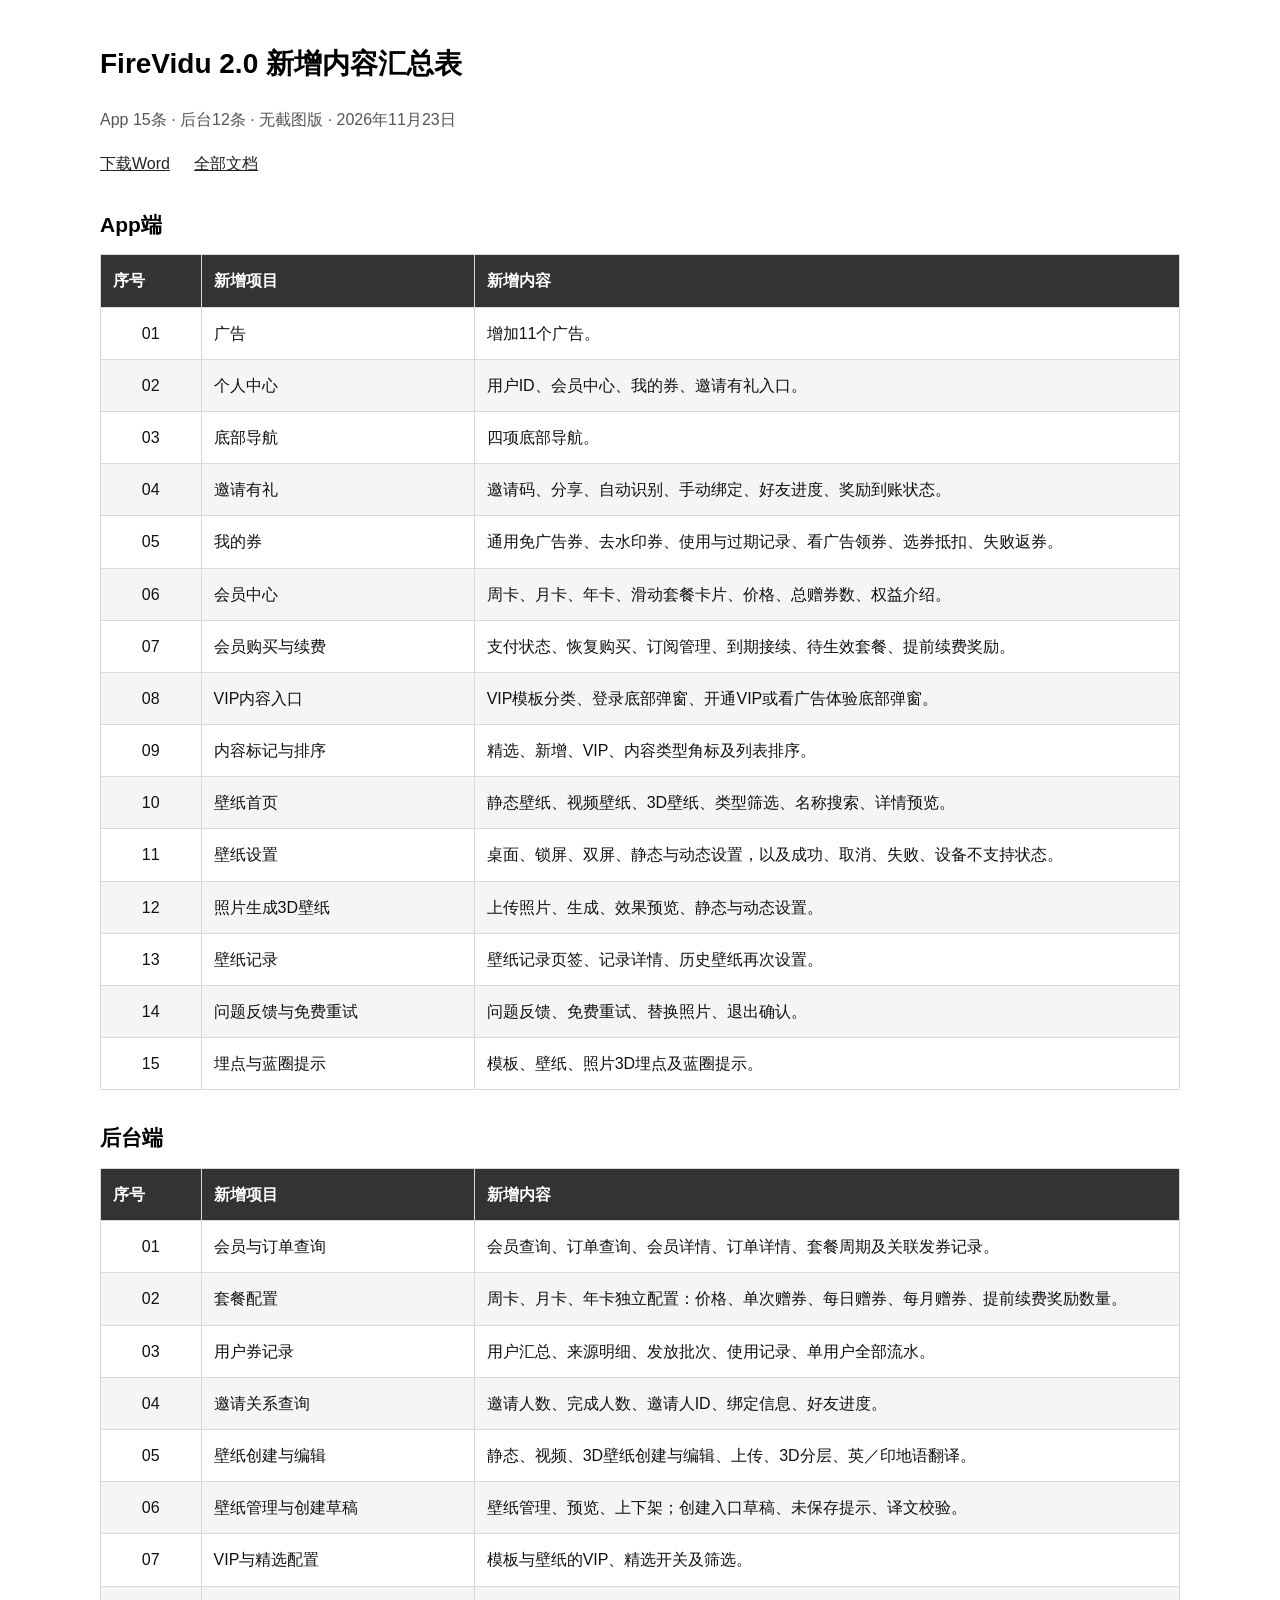
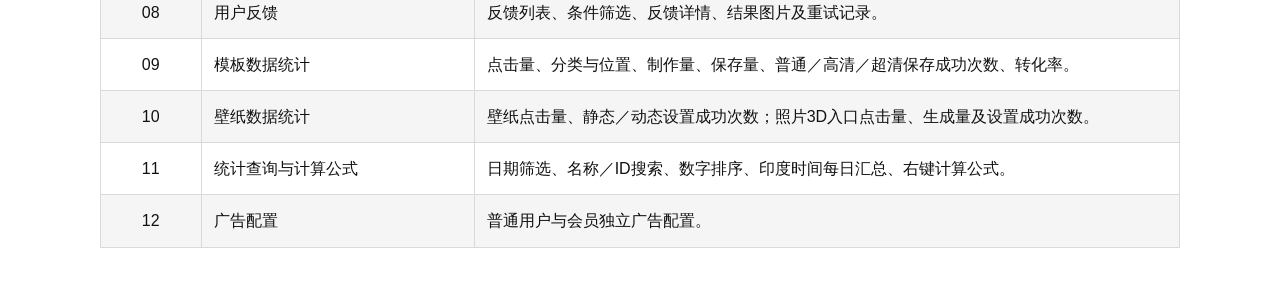
<file: 文档/FireVidu2.0新增内容汇总表无截图版.html>
<!doctype html><html lang="zh-CN"><head><meta charset="utf-8"><meta name="viewport" content="width=device-width,initial-scale=1"><title>FireVidu 2.0 新增内容汇总表 无截图版</title><style>body{max-width:1080px;margin:40px auto;padding:0 24px;color:#111;font:16px/1.7 -apple-system,BlinkMacSystemFont,"PingFang SC",sans-serif}h1,h2{color:#000}h1{font-size:28px}h2{font-size:21px;margin:30px 0 12px}p{color:#555}a{color:#222}table{border-collapse:collapse;width:100%;table-layout:fixed}td,th{border:1px solid #d9d9d9;padding:12px;vertical-align:middle;text-align:left}th{background:#333;color:#fff}th:first-child{width:7%}th:nth-child(2){width:23%}td:first-child{text-align:center}tbody tr:nth-child(even){background:#f5f5f5}nav{display:flex;gap:24px}@media(max-width:650px){body{padding:0 12px}table{font-size:14px}td,th{padding:8px}th:first-child{width:12%}th:nth-child(2){width:26%}}@media print{nav{display:none}body{margin:0;padding:0}thead{display:table-header-group}tr{break-inside:avoid}}</style></head><body><h1>FireVidu 2.0 新增内容汇总表</h1><p>App 15条 · 后台12条 · 无截图版 · 2026年11月23日</p><nav><a href="FireVidu2.0新增内容汇总表无截图版.docx">下载Word</a><a href="index.html">全部文档</a></nav><h2>App端</h2><table><thead><tr><th>序号</th><th>新增项目</th><th>新增内容</th></tr></thead><tbody><tr><td>01</td><td>广告</td><td>增加11个广告。</td></tr><tr><td>02</td><td>个人中心</td><td>用户ID、会员中心、我的券、邀请有礼入口。</td></tr><tr><td>03</td><td>底部导航</td><td>四项底部导航。</td></tr><tr><td>04</td><td>邀请有礼</td><td>邀请码、分享、自动识别、手动绑定、好友进度、奖励到账状态。</td></tr><tr><td>05</td><td>我的券</td><td>通用免广告券、去水印券、使用与过期记录、看广告领券、选券抵扣、失败返券。</td></tr><tr><td>06</td><td>会员中心</td><td>周卡、月卡、年卡、滑动套餐卡片、价格、总赠券数、权益介绍。</td></tr><tr><td>07</td><td>会员购买与续费</td><td>支付状态、恢复购买、订阅管理、到期接续、待生效套餐、提前续费奖励。</td></tr><tr><td>08</td><td>VIP内容入口</td><td>VIP模板分类、登录底部弹窗、开通VIP或看广告体验底部弹窗。</td></tr><tr><td>09</td><td>内容标记与排序</td><td>精选、新增、VIP、内容类型角标及列表排序。</td></tr><tr><td>10</td><td>壁纸首页</td><td>静态壁纸、视频壁纸、3D壁纸、类型筛选、名称搜索、详情预览。</td></tr><tr><td>11</td><td>壁纸设置</td><td>桌面、锁屏、双屏、静态与动态设置，以及成功、取消、失败、设备不支持状态。</td></tr><tr><td>12</td><td>照片生成3D壁纸</td><td>上传照片、生成、效果预览、静态与动态设置。</td></tr><tr><td>13</td><td>壁纸记录</td><td>壁纸记录页签、记录详情、历史壁纸再次设置。</td></tr><tr><td>14</td><td>问题反馈与免费重试</td><td>问题反馈、免费重试、替换照片、退出确认。</td></tr><tr><td>15</td><td>埋点与蓝圈提示</td><td>模板、壁纸、照片3D埋点及蓝圈提示。</td></tr></tbody></table><h2>后台端</h2><table><thead><tr><th>序号</th><th>新增项目</th><th>新增内容</th></tr></thead><tbody><tr><td>01</td><td>会员与订单查询</td><td>会员查询、订单查询、会员详情、订单详情、套餐周期及关联发券记录。</td></tr><tr><td>02</td><td>套餐配置</td><td>周卡、月卡、年卡独立配置：价格、单次赠券、每日赠券、每月赠券、提前续费奖励数量。</td></tr><tr><td>03</td><td>用户券记录</td><td>用户汇总、来源明细、发放批次、使用记录、单用户全部流水。</td></tr><tr><td>04</td><td>邀请关系查询</td><td>邀请人数、完成人数、邀请人ID、绑定信息、好友进度。</td></tr><tr><td>05</td><td>壁纸创建与编辑</td><td>静态、视频、3D壁纸创建与编辑、上传、3D分层、英／印地语翻译。</td></tr><tr><td>06</td><td>壁纸管理与创建草稿</td><td>壁纸管理、预览、上下架；创建入口草稿、未保存提示、译文校验。</td></tr><tr><td>07</td><td>VIP与精选配置</td><td>模板与壁纸的VIP、精选开关及筛选。</td></tr><tr><td>08</td><td>用户反馈</td><td>反馈列表、条件筛选、反馈详情、结果图片及重试记录。</td></tr><tr><td>09</td><td>模板数据统计</td><td>点击量、分类与位置、制作量、保存量、普通／高清／超清保存成功次数、转化率。</td></tr><tr><td>10</td><td>壁纸数据统计</td><td>壁纸点击量、静态／动态设置成功次数；照片3D入口点击量、生成量及设置成功次数。</td></tr><tr><td>11</td><td>统计查询与计算公式</td><td>日期筛选、名称／ID搜索、数字排序、印度时间每日汇总、右键计算公式。</td></tr><tr><td>12</td><td>广告配置</td><td>普通用户与会员独立广告配置。</td></tr></tbody></table></body></html>
</file>
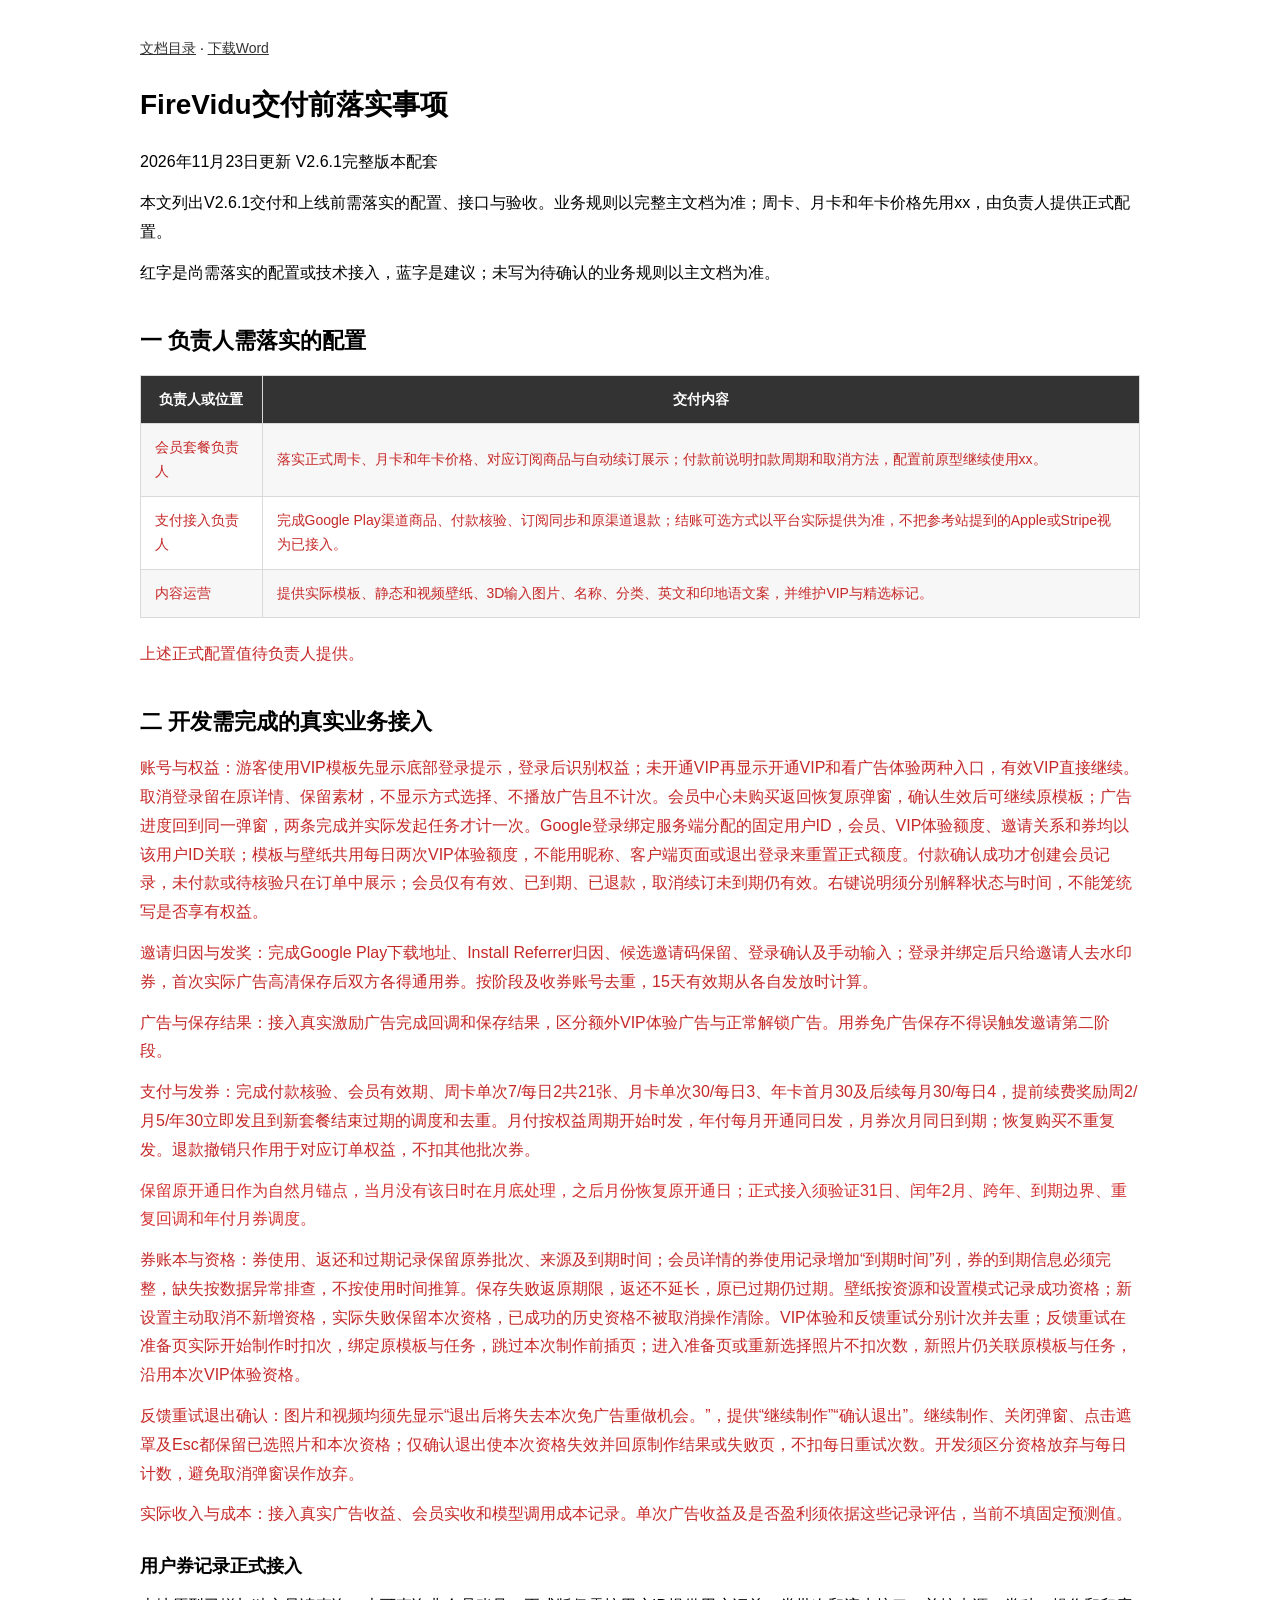
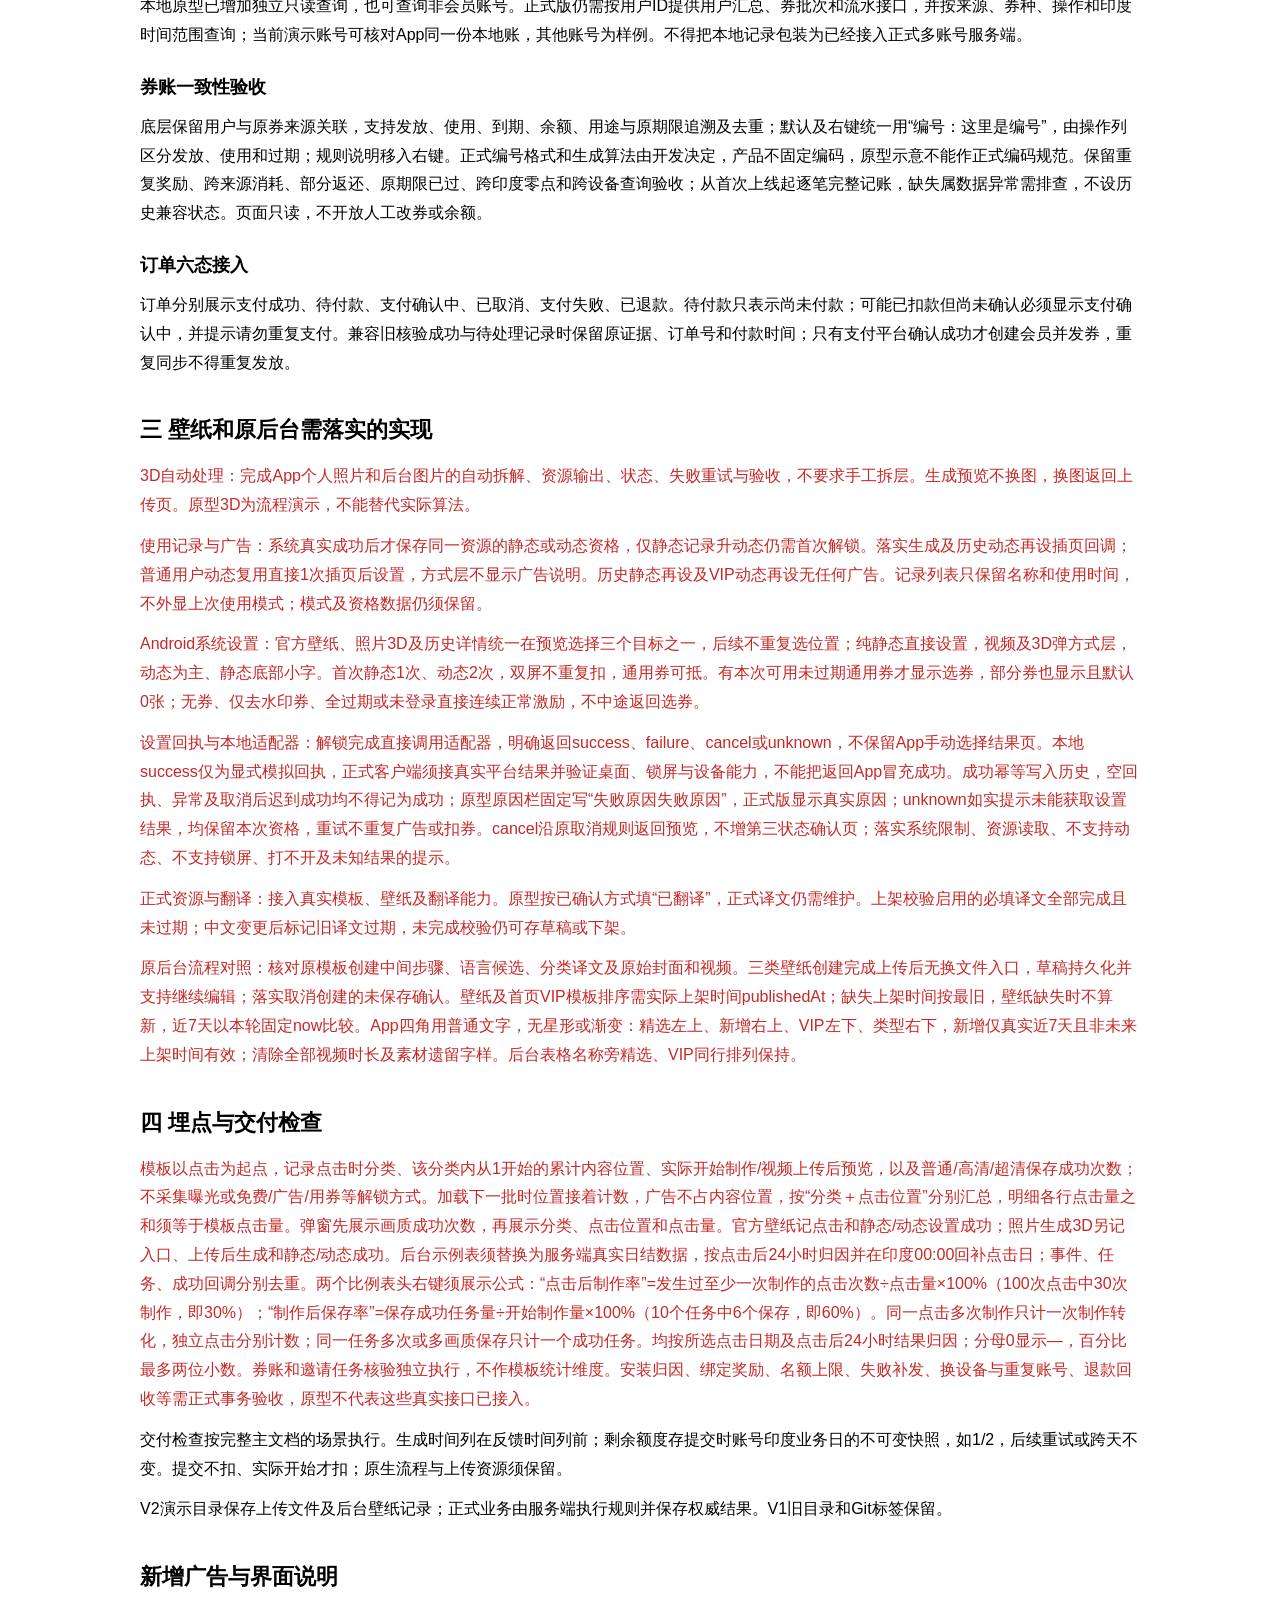
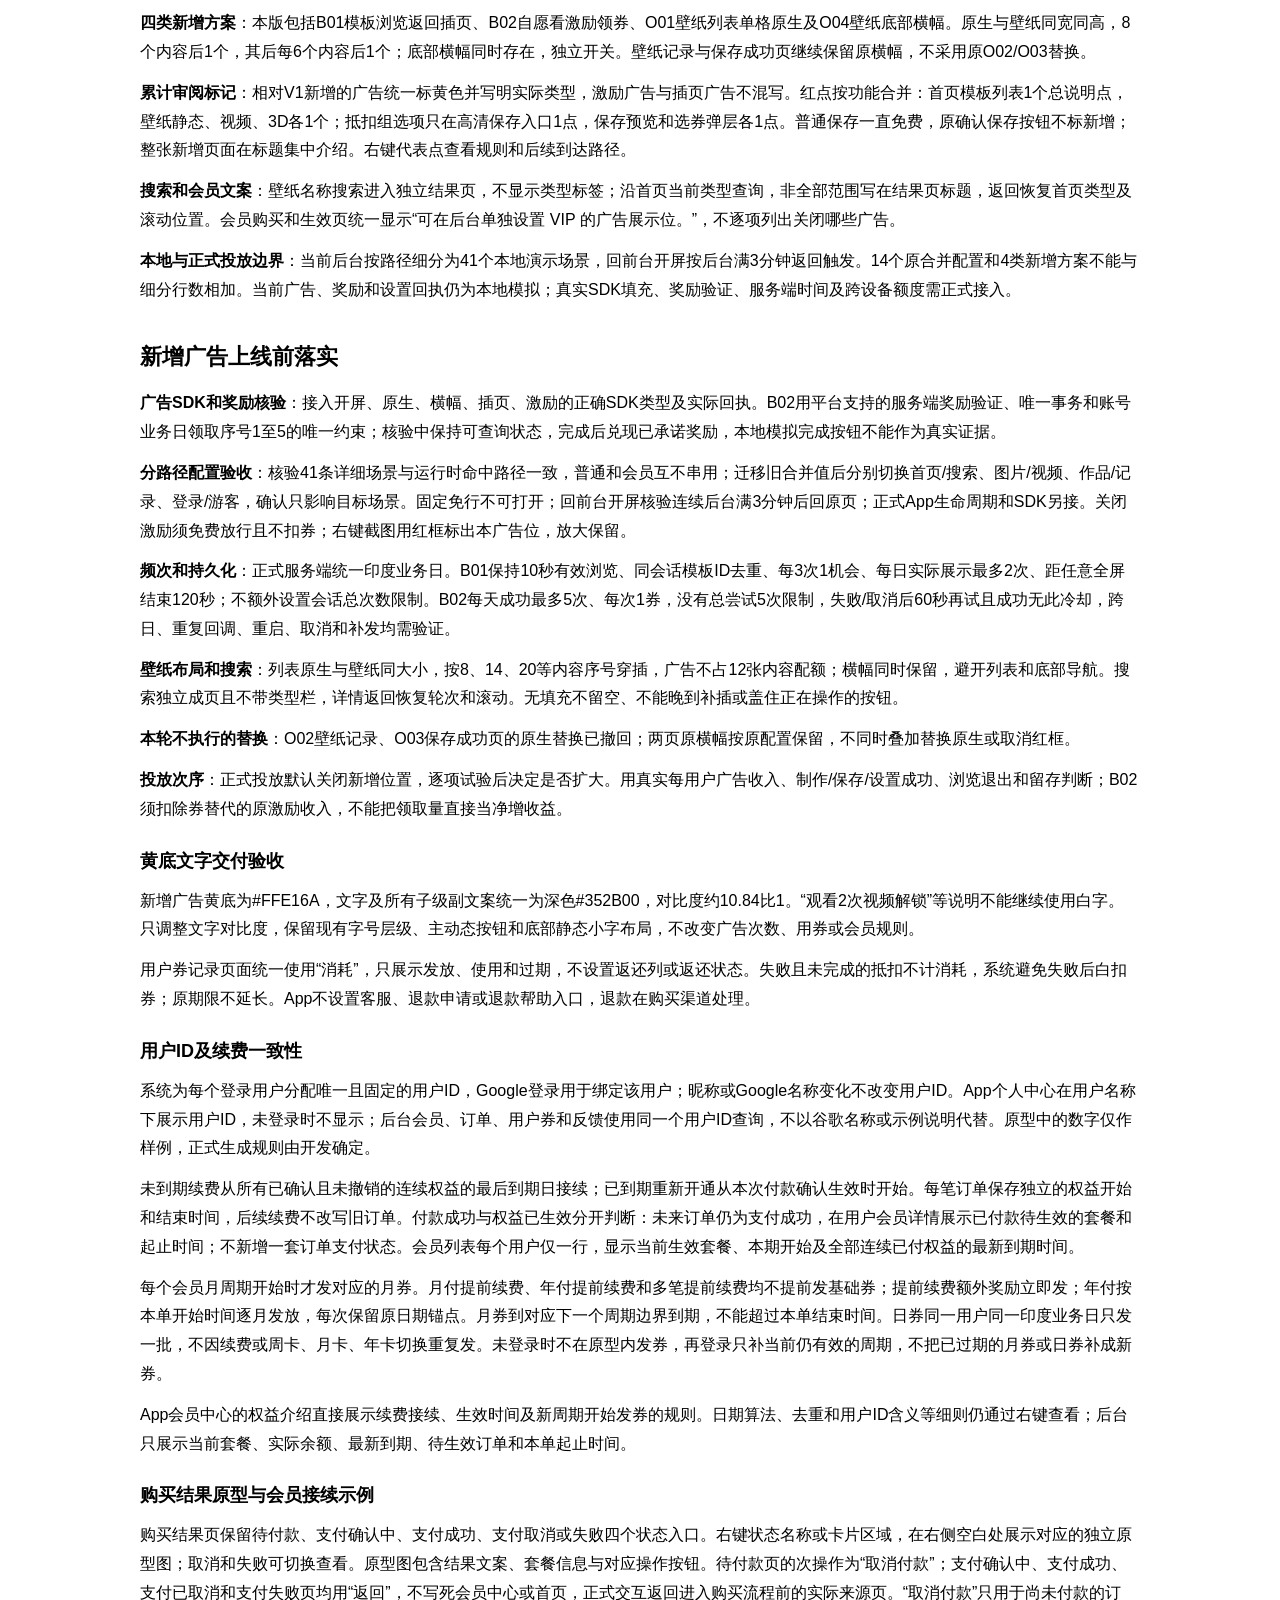
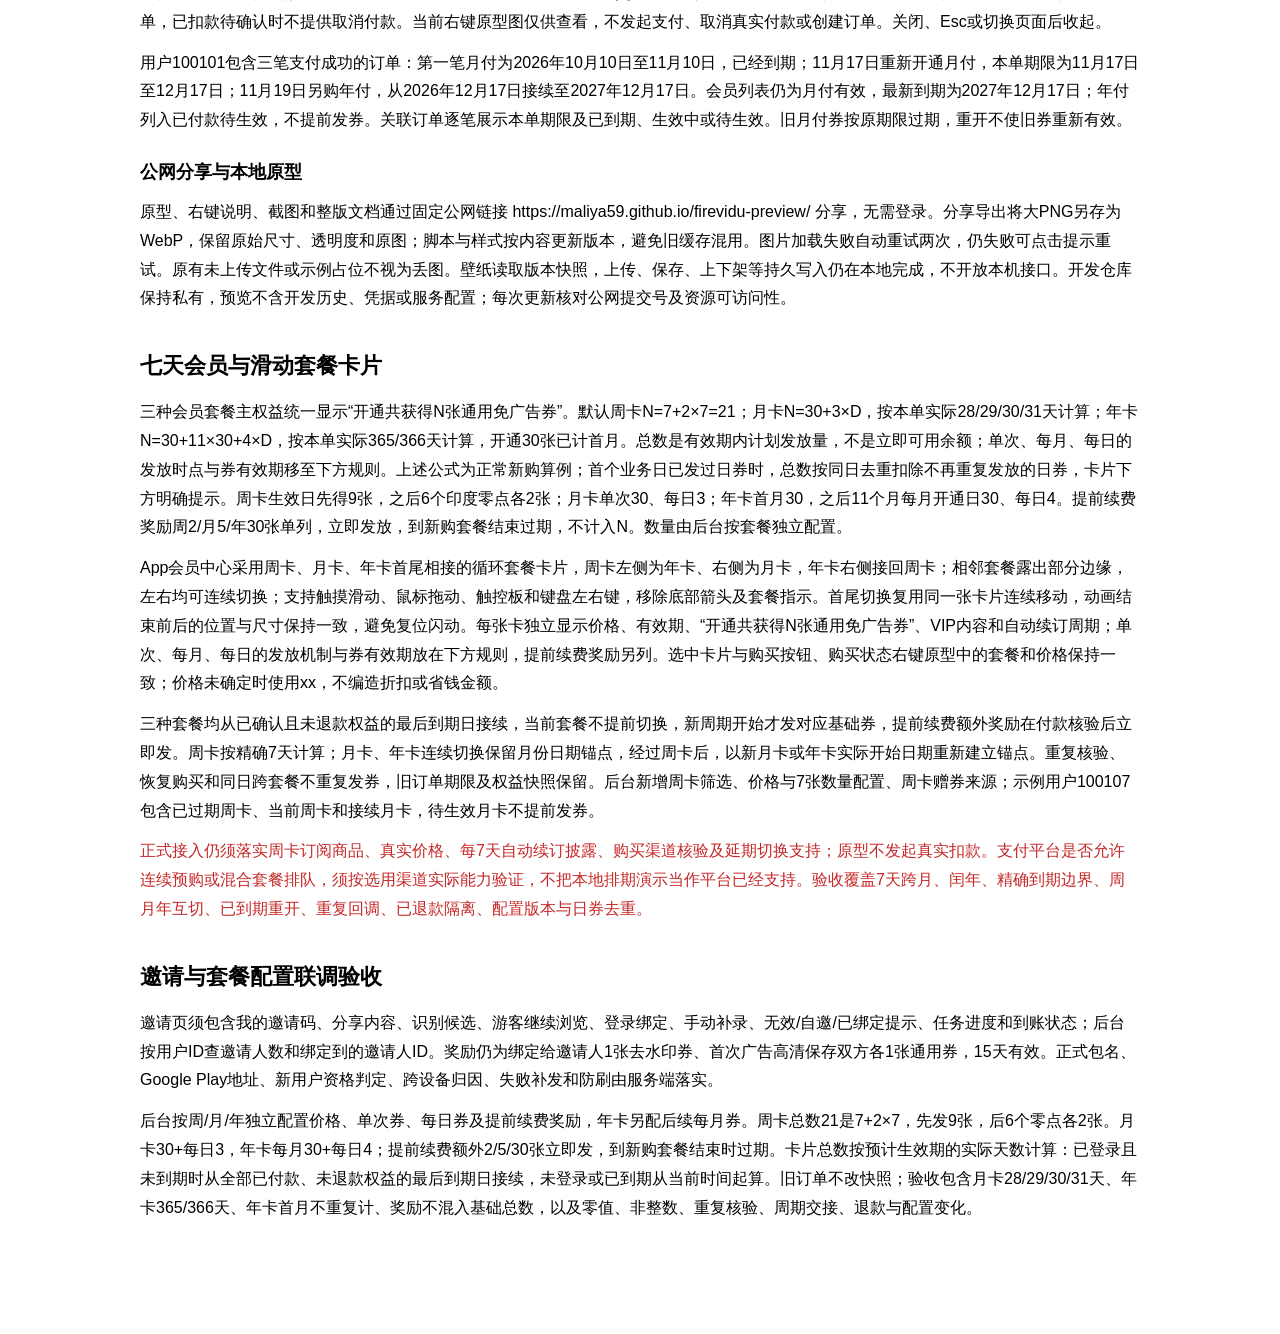
<file: 文档/FireVidu交付前落实事项.html>
<!doctype html><html lang="zh-CN"><head><meta charset="utf-8"><meta name="viewport" content="width=device-width,initial-scale=1"><title>FireVidu交付前落实事项</title><style>body{max-width:1000px;margin:36px auto;padding:0 24px 64px;color:#000;background:#fff;font:16px/1.8 -apple-system,BlinkMacSystemFont,"PingFang SC","Microsoft YaHei",sans-serif}h1{font-size:28px;line-height:1.4;margin:0 0 24px;color:#000}h2{font-size:22px;line-height:1.5;margin:36px 0 16px;color:#000}h3{font-size:18px;line-height:1.5;margin:24px 0 12px;color:#000}p{margin:12px 0}.table-wrap{overflow-x:auto;margin:18px 0 22px}table{border-collapse:collapse;min-width:720px;width:100%;font-size:14px;line-height:1.7}th,td{border:1px solid #d9d9d9;padding:12px 14px;vertical-align:middle}th{color:#fff;background:#333;text-align:center}tr:nth-child(even) td{background:#f7f7f7}a{color:#333}.links{margin:0 0 24px;font-size:14px} @media print{body{max-width:none;margin:0;padding:0}table{min-width:0}.links{display:none}h2,h3{break-after:avoid}tr{break-inside:avoid}}</style></head><body><p class="links"><a href="index.html">文档目录</a> · <a href="FireVidu交付前落实事项.docx">下载Word</a></p><h1>FireVidu交付前落实事项</h1><p>2026年11月23日更新  V2.6.1完整版本配套</p><p>本文列出V2.6.1交付和上线前需落实的配置、接口与验收。业务规则以完整主文档为准；周卡、月卡和年卡价格先用xx，由负责人提供正式配置。</p><p>红字是尚需落实的配置或技术接入，蓝字是建议；未写为待确认的业务规则以主文档为准。</p><h2>一 负责人需落实的配置</h2><div class="table-wrap"><table><tr><th>负责人或位置</th><th>交付内容</th></tr><tr><td><span style="color:#C62828">会员套餐负责人</span></td><td><span style="color:#C62828">落实正式周卡、月卡和年卡价格、对应订阅商品与自动续订展示；付款前说明扣款周期和取消方法，配置前原型继续使用xx。</span></td></tr><tr><td><span style="color:#C62828">支付接入负责人</span></td><td><span style="color:#C62828">完成Google Play渠道商品、付款核验、订阅同步和原渠道退款；结账可选方式以平台实际提供为准，不把参考站提到的Apple或Stripe视为已接入。</span></td></tr><tr><td><span style="color:#C62828">内容运营</span></td><td><span style="color:#C62828">提供实际模板、静态和视频壁纸、3D输入图片、名称、分类、英文和印地语文案，并维护VIP与精选标记。</span></td></tr></table></div><p><span style="color:#C62828">上述正式配置值待负责人提供。</span></p><h2>二 开发需完成的真实业务接入</h2><p><span style="color:#C62828">账号与权益：游客使用VIP模板先显示底部登录提示，登录后识别权益；未开通VIP再显示开通VIP和看广告体验两种入口，有效VIP直接继续。取消登录留在原详情、保留素材，不显示方式选择、不播放广告且不计次。会员中心未购买返回恢复原弹窗，确认生效后可继续原模板；广告进度回到同一弹窗，两条完成并实际发起任务才计一次。Google登录绑定服务端分配的固定用户ID，会员、VIP体验额度、邀请关系和券均以该用户ID关联；模板与壁纸共用每日两次VIP体验额度，不能用昵称、客户端页面或退出登录来重置正式额度。付款确认成功才创建会员记录，未付款或待核验只在订单中展示；会员仅有有效、已到期、已退款，取消续订未到期仍有效。右键说明须分别解释状态与时间，不能笼统写是否享有权益。</span></p><p><span style="color:#C62828">邀请归因与发奖：完成Google Play下载地址、Install Referrer归因、候选邀请码保留、登录确认及手动输入；登录并绑定后只给邀请人去水印券，首次实际广告高清保存后双方各得通用券。按阶段及收券账号去重，15天有效期从各自发放时计算。</span></p><p><span style="color:#C62828">广告与保存结果：接入真实激励广告完成回调和保存结果，区分额外VIP体验广告与正常解锁广告。用券免广告保存不得误触发邀请第二阶段。</span></p><p><span style="color:#C62828">支付与发券：完成付款核验、会员有效期、周卡单次7/每日2共21张、月卡单次30/每日3、年卡首月30及后续每月30/每日4，提前续费奖励周2/月5/年30立即发且到新套餐结束过期的调度和去重。月付按权益周期开始时发，年付每月开通同日发，月券次月同日到期；恢复购买不重复发。退款撤销只作用于对应订单权益，不扣其他批次券。</span></p><p><span style="color:#d32f2f">保留原开通日作为自然月锚点，当月没有该日时在月底处理，之后月份恢复原开通日；正式接入须验证31日、闰年2月、跨年、到期边界、重复回调和年付月券调度。</span></p><p><span style="color:#C62828">券账本与资格：券使用、返还和过期记录保留原券批次、来源及到期时间；会员详情的券使用记录增加“到期时间”列，券的到期信息必须完整，缺失按数据异常排查，不按使用时间推算。保存失败返原期限，返还不延长，原已过期仍过期。壁纸按资源和设置模式记录成功资格；新设置主动取消不新增资格，实际失败保留本次资格，已成功的历史资格不被取消操作清除。VIP体验和反馈重试分别计次并去重；反馈重试在准备页实际开始制作时扣次，绑定原模板与任务，跳过本次制作前插页；进入准备页或重新选择照片不扣次数，新照片仍关联原模板与任务，沿用本次VIP体验资格。</span></p><p><span style="color:#C62828">反馈重试退出确认：图片和视频均须先显示“退出后将失去本次免广告重做机会。”，提供“继续制作”“确认退出”。继续制作、关闭弹窗、点击遮罩及Esc都保留已选照片和本次资格；仅确认退出使本次资格失效并回原制作结果或失败页，不扣每日重试次数。开发须区分资格放弃与每日计数，避免取消弹窗误作放弃。</span></p><p><span style="color:#C62828">实际收入与成本：接入真实广告收益、会员实收和模型调用成本记录。单次广告收益及是否盈利须依据这些记录评估，当前不填固定预测值。</span></p><h3>用户券记录正式接入</h3><p>本地原型已增加独立只读查询，也可查询非会员账号。正式版仍需按用户ID提供用户汇总、券批次和流水接口，并按来源、券种、操作和印度时间范围查询；当前演示账号可核对App同一份本地账，其他账号为样例。不得把本地记录包装为已经接入正式多账号服务端。</p><h3>券账一致性验收</h3><p>底层保留用户与原券来源关联，支持发放、使用、到期、余额、用途与原期限追溯及去重；默认及右键统一用“编号：这里是编号”，由操作列区分发放、使用和过期；规则说明移入右键。正式编号格式和生成算法由开发决定，产品不固定编码，原型示意不能作正式编码规范。保留重复奖励、跨来源消耗、部分返还、原期限已过、跨印度零点和跨设备查询验收；从首次上线起逐笔完整记账，缺失属数据异常需排查，不设历史兼容状态。页面只读，不开放人工改券或余额。</p><h3>订单六态接入</h3><p>订单分别展示支付成功、待付款、支付确认中、已取消、支付失败、已退款。待付款只表示尚未付款；可能已扣款但尚未确认必须显示支付确认中，并提示请勿重复支付。兼容旧核验成功与待处理记录时保留原证据、订单号和付款时间；只有支付平台确认成功才创建会员并发券，重复同步不得重复发放。</p><h2>三 壁纸和原后台需落实的实现</h2><p><span style="color:#C62828">3D自动处理：完成App个人照片和后台图片的自动拆解、资源输出、状态、失败重试与验收，不要求手工拆层。生成预览不换图，换图返回上传页。原型3D为流程演示，不能替代实际算法。</span></p><p><span style="color:#C62828">使用记录与广告：系统真实成功后才保存同一资源的静态或动态资格，仅静态记录升动态仍需首次解锁。落实生成及历史动态再设插页回调；普通用户动态复用直接1次插页后设置，方式层不显示广告说明。历史静态再设及VIP动态再设无任何广告。记录列表只保留名称和使用时间，不外显上次使用模式；模式及资格数据仍须保留。</span></p><p><span style="color:#C62828">Android系统设置：官方壁纸、照片3D及历史详情统一在预览选择三个目标之一，后续不重复选位置；纯静态直接设置，视频及3D弹方式层，动态为主、静态底部小字。首次静态1次、动态2次，双屏不重复扣，通用券可抵。有本次可用未过期通用券才显示选券，部分券也显示且默认0张；无券、仅去水印券、全过期或未登录直接连续正常激励，不中途返回选券。</span></p><p><span style="color:#C62828">设置回执与本地适配器：解锁完成直接调用适配器，明确返回success、failure、cancel或unknown，不保留App手动选择结果页。本地success仅为显式模拟回执，正式客户端须接真实平台结果并验证桌面、锁屏与设备能力，不能把返回App冒充成功。成功幂等写入历史，空回执、异常及取消后迟到成功均不得记为成功；原型原因栏固定写“失败原因失败原因”，正式版显示真实原因；unknown如实提示未能获取设置结果，均保留本次资格，重试不重复广告或扣券。cancel沿原取消规则返回预览，不增第三状态确认页；落实系统限制、资源读取、不支持动态、不支持锁屏、打不开及未知结果的提示。</span></p><p><span style="color:#C62828">正式资源与翻译：接入真实模板、壁纸及翻译能力。原型按已确认方式填“已翻译”，正式译文仍需维护。上架校验启用的必填译文全部完成且未过期；中文变更后标记旧译文过期，未完成校验仍可存草稿或下架。</span></p><p><span style="color:#C62828">原后台流程对照：核对原模板创建中间步骤、语言候选、分类译文及原始封面和视频。三类壁纸创建完成上传后无换文件入口，草稿持久化并支持继续编辑；落实取消创建的未保存确认。壁纸及首页VIP模板排序需实际上架时间publishedAt；缺失上架时间按最旧，壁纸缺失时不算新，近7天以本轮固定now比较。App四角用普通文字，无星形或渐变：精选左上、新增右上、VIP左下、类型右下，新增仅真实近7天且非未来上架时间有效；清除全部视频时长及素材遗留字样。后台表格名称旁精选、VIP同行排列保持。</span></p><h2>四 埋点与交付检查</h2><p><span style="color:#C62828">模板以点击为起点，记录点击时分类、该分类内从1开始的累计内容位置、实际开始制作/视频上传后预览，以及普通/高清/超清保存成功次数；不采集曝光或免费/广告/用券等解锁方式。加载下一批时位置接着计数，广告不占内容位置，按“分类＋点击位置”分别汇总，明细各行点击量之和须等于模板点击量。弹窗先展示画质成功次数，再展示分类、点击位置和点击量。官方壁纸记点击和静态/动态设置成功；照片生成3D另记入口、上传后生成和静态/动态成功。后台示例表须替换为服务端真实日结数据，按点击后24小时归因并在印度00:00回补点击日；事件、任务、成功回调分别去重。两个比例表头右键须展示公式：“点击后制作率”=发生过至少一次制作的点击次数÷点击量×100%（100次点击中30次制作，即30%）；“制作后保存率”=保存成功任务量÷开始制作量×100%（10个任务中6个保存，即60%）。同一点击多次制作只计一次制作转化，独立点击分别计数；同一任务多次或多画质保存只计一个成功任务。均按所选点击日期及点击后24小时结果归因；分母0显示—，百分比最多两位小数。券账和邀请任务核验独立执行，不作模板统计维度。安装归因、绑定奖励、名额上限、失败补发、换设备与重复账号、退款回收等需正式事务验收，原型不代表这些真实接口已接入。</span></p><p>交付检查按完整主文档的场景执行。生成时间列在反馈时间列前；剩余额度存提交时账号印度业务日的不可变快照，如1/2，后续重试或跨天不变。提交不扣、实际开始才扣；原生流程与上传资源须保留。</p><p>V2演示目录保存上传文件及后台壁纸记录；正式业务由服务端执行规则并保存权威结果。V1旧目录和Git标签保留。</p><h2>新增广告与界面说明</h2><p><strong>四类新增方案</strong>：本版包括B01模板浏览返回插页、B02自愿看激励领券、O01壁纸列表单格原生及O04壁纸底部横幅。原生与壁纸同宽同高，8个内容后1个，其后每6个内容后1个；底部横幅同时存在，独立开关。壁纸记录与保存成功页继续保留原横幅，不采用原O02/O03替换。</p><p><strong>累计审阅标记</strong>：相对V1新增的广告统一标黄色并写明实际类型，激励广告与插页广告不混写。红点按功能合并：首页模板列表1个总说明点，壁纸静态、视频、3D各1个；抵扣组选项只在高清保存入口1点，保存预览和选券弹层各1点。普通保存一直免费，原确认保存按钮不标新增；整张新增页面在标题集中介绍。右键代表点查看规则和后续到达路径。</p><p><strong>搜索和会员文案</strong>：壁纸名称搜索进入独立结果页，不显示类型标签；沿首页当前类型查询，非全部范围写在结果页标题，返回恢复首页类型及滚动位置。会员购买和生效页统一显示“可在后台单独设置 VIP 的广告展示位。”，不逐项列出关闭哪些广告。</p><p><strong>本地与正式投放边界</strong>：当前后台按路径细分为41个本地演示场景，回前台开屏按后台满3分钟返回触发。14个原合并配置和4类新增方案不能与细分行数相加。当前广告、奖励和设置回执仍为本地模拟；真实SDK填充、奖励验证、服务端时间及跨设备额度需正式接入。</p><h2>新增广告上线前落实</h2><p><strong>广告SDK和奖励核验</strong>：接入开屏、原生、横幅、插页、激励的正确SDK类型及实际回执。B02用平台支持的服务端奖励验证、唯一事务和账号业务日领取序号1至5的唯一约束；核验中保持可查询状态，完成后兑现已承诺奖励，本地模拟完成按钮不能作为真实证据。</p><p><strong>分路径配置验收</strong>：核验41条详细场景与运行时命中路径一致，普通和会员互不串用；迁移旧合并值后分别切换首页/搜索、图片/视频、作品/记录、登录/游客，确认只影响目标场景。固定免行不可打开；回前台开屏核验连续后台满3分钟后回原页；正式App生命周期和SDK另接。关闭激励须免费放行且不扣券；右键截图用红框标出本广告位，放大保留。</p><p><strong>频次和持久化</strong>：正式服务端统一印度业务日。B01保持10秒有效浏览、同会话模板ID去重、每3次1机会、每日实际展示最多2次、距任意全屏结束120秒；不额外设置会话总次数限制。B02每天成功最多5次、每次1券，没有总尝试5次限制，失败/取消后60秒再试且成功无此冷却，跨日、重复回调、重启、取消和补发均需验证。</p><p><strong>壁纸布局和搜索</strong>：列表原生与壁纸同大小，按8、14、20等内容序号穿插，广告不占12张内容配额；横幅同时保留，避开列表和底部导航。搜索独立成页且不带类型栏，详情返回恢复轮次和滚动。无填充不留空、不能晚到补插或盖住正在操作的按钮。</p><p><strong>本轮不执行的替换</strong>：O02壁纸记录、O03保存成功页的原生替换已撤回；两页原横幅按原配置保留，不同时叠加替换原生或取消红框。</p><p><strong>投放次序</strong>：正式投放默认关闭新增位置，逐项试验后决定是否扩大。用真实每用户广告收入、制作/保存/设置成功、浏览退出和留存判断；B02须扣除券替代的原激励收入，不能把领取量直接当净增收益。</p><h3>黄底文字交付验收</h3><p>新增广告黄底为#FFE16A，文字及所有子级副文案统一为深色#352B00，对比度约10.84比1。“观看2次视频解锁”等说明不能继续使用白字。只调整文字对比度，保留现有字号层级、主动态按钮和底部静态小字布局，不改变广告次数、用券或会员规则。</p><p>用户券记录页面统一使用“消耗”，只展示发放、使用和过期，不设置返还列或返还状态。失败且未完成的抵扣不计消耗，系统避免失败后白扣券；原期限不延长。App不设置客服、退款申请或退款帮助入口，退款在购买渠道处理。</p><h3>用户ID及续费一致性</h3><p>系统为每个登录用户分配唯一且固定的用户ID，Google登录用于绑定该用户；昵称或Google名称变化不改变用户ID。App个人中心在用户名称下展示用户ID，未登录时不显示；后台会员、订单、用户券和反馈使用同一个用户ID查询，不以谷歌名称或示例说明代替。原型中的数字仅作样例，正式生成规则由开发确定。</p><p>未到期续费从所有已确认且未撤销的连续权益的最后到期日接续；已到期重新开通从本次付款确认生效时开始。每笔订单保存独立的权益开始和结束时间，后续续费不改写旧订单。付款成功与权益已生效分开判断：未来订单仍为支付成功，在用户会员详情展示已付款待生效的套餐和起止时间；不新增一套订单支付状态。会员列表每个用户仅一行，显示当前生效套餐、本期开始及全部连续已付权益的最新到期时间。</p><p>每个会员月周期开始时才发对应的月券。月付提前续费、年付提前续费和多笔提前续费均不提前发基础券；提前续费额外奖励立即发；年付按本单开始时间逐月发放，每次保留原日期锚点。月券到对应下一个周期边界到期，不能超过本单结束时间。日券同一用户同一印度业务日只发一批，不因续费或周卡、月卡、年卡切换重复发。未登录时不在原型内发券，再登录只补当前仍有效的周期，不把已过期的月券或日券补成新券。</p><p>App会员中心的权益介绍直接展示续费接续、生效时间及新周期开始发券的规则。日期算法、去重和用户ID含义等细则仍通过右键查看；后台只展示当前套餐、实际余额、最新到期、待生效订单和本单起止时间。</p><h3>购买结果原型与会员接续示例</h3><p>购买结果页保留待付款、支付确认中、支付成功、支付取消或失败四个状态入口。右键状态名称或卡片区域，在右侧空白处展示对应的独立原型图；取消和失败可切换查看。原型图包含结果文案、套餐信息与对应操作按钮。待付款页的次操作为“取消付款”；支付确认中、支付成功、支付已取消和支付失败页均用“返回”，不写死会员中心或首页，正式交互返回进入购买流程前的实际来源页。“取消付款”只用于尚未付款的订单，已扣款待确认时不提供取消付款。当前右键原型图仅供查看，不发起支付、取消真实付款或创建订单。关闭、Esc或切换页面后收起。</p><p>用户100101包含三笔支付成功的订单：第一笔月付为2026年10月10日至11月10日，已经到期；11月17日重新开通月付，本单期限为11月17日至12月17日；11月19日另购年付，从2026年12月17日接续至2027年12月17日。会员列表仍为月付有效，最新到期为2027年12月17日；年付列入已付款待生效，不提前发券。关联订单逐笔展示本单期限及已到期、生效中或待生效。旧月付券按原期限过期，重开不使旧券重新有效。</p><h3>公网分享与本地原型</h3><p>原型、右键说明、截图和整版文档通过固定公网链接 https://maliya59.github.io/firevidu-preview/ 分享，无需登录。分享导出将大PNG另存为WebP，保留原始尺寸、透明度和原图；脚本与样式按内容更新版本，避免旧缓存混用。图片加载失败自动重试两次，仍失败可点击提示重试。原有未上传文件或示例占位不视为丢图。壁纸读取版本快照，上传、保存、上下架等持久写入仍在本地完成，不开放本机接口。开发仓库保持私有，预览不含开发历史、凭据或服务配置；每次更新核对公网提交号及资源可访问性。</p><h2>七天会员与滑动套餐卡片</h2><p>三种会员套餐主权益统一显示“开通共获得N张通用免广告券”。默认周卡N=7+2×7=21；月卡N=30+3×D，按本单实际28/29/30/31天计算；年卡N=30+11×30+4×D，按本单实际365/366天计算，开通30张已计首月。总数是有效期内计划发放量，不是立即可用余额；单次、每月、每日的发放时点与券有效期移至下方规则。上述公式为正常新购算例；首个业务日已发过日券时，总数按同日去重扣除不再重复发放的日券，卡片下方明确提示。周卡生效日先得9张，之后6个印度零点各2张；月卡单次30、每日3；年卡首月30，之后11个月每月开通日30、每日4。提前续费奖励周2/月5/年30张单列，立即发放，到新购套餐结束过期，不计入N。数量由后台按套餐独立配置。</p><p>App会员中心采用周卡、月卡、年卡首尾相接的循环套餐卡片，周卡左侧为年卡、右侧为月卡，年卡右侧接回周卡；相邻套餐露出部分边缘，左右均可连续切换；支持触摸滑动、鼠标拖动、触控板和键盘左右键，移除底部箭头及套餐指示。首尾切换复用同一张卡片连续移动，动画结束前后的位置与尺寸保持一致，避免复位闪动。每张卡独立显示价格、有效期、“开通共获得N张通用免广告券”、VIP内容和自动续订周期；单次、每月、每日的发放机制与券有效期放在下方规则，提前续费奖励另列。选中卡片与购买按钮、购买状态右键原型中的套餐和价格保持一致；价格未确定时使用xx，不编造折扣或省钱金额。</p><p>三种套餐均从已确认且未退款权益的最后到期日接续，当前套餐不提前切换，新周期开始才发对应基础券，提前续费额外奖励在付款核验后立即发。周卡按精确7天计算；月卡、年卡连续切换保留月份日期锚点，经过周卡后，以新月卡或年卡实际开始日期重新建立锚点。重复核验、恢复购买和同日跨套餐不重复发券，旧订单期限及权益快照保留。后台新增周卡筛选、价格与7张数量配置、周卡赠券来源；示例用户100107包含已过期周卡、当前周卡和接续月卡，待生效月卡不提前发券。</p><p><span style="color:#C62828">正式接入仍须落实周卡订阅商品、真实价格、每7天自动续订披露、购买渠道核验及延期切换支持；原型不发起真实扣款。支付平台是否允许连续预购或混合套餐排队，须按选用渠道实际能力验证，不把本地排期演示当作平台已经支持。验收覆盖7天跨月、闰年、精确到期边界、周月年互切、已到期重开、重复回调、已退款隔离、配置版本与日券去重。</span></p><h2>邀请与套餐配置联调验收</h2><p>邀请页须包含我的邀请码、分享内容、识别候选、游客继续浏览、登录绑定、手动补录、无效/自邀/已绑定提示、任务进度和到账状态；后台按用户ID查邀请人数和绑定到的邀请人ID。奖励仍为绑定给邀请人1张去水印券、首次广告高清保存双方各1张通用券，15天有效。正式包名、Google Play地址、新用户资格判定、跨设备归因、失败补发和防刷由服务端落实。</p><p>后台按周/月/年独立配置价格、单次券、每日券及提前续费奖励，年卡另配后续每月券。周卡总数21是7+2×7，先发9张，后6个零点各2张。月卡30+每日3，年卡每月30+每日4；提前续费额外2/5/30张立即发，到新购套餐结束时过期。卡片总数按预计生效期的实际天数计算：已登录且未到期时从全部已付款、未退款权益的最后到期日接续，未登录或已到期从当前时间起算。旧订单不改快照；验收包含月卡28/29/30/31天、年卡365/366天、年卡首月不重复计、奖励不混入基础总数，以及零值、非整数、重复核验、周期交接、退款与配置变化。</p></body></html>
</file>
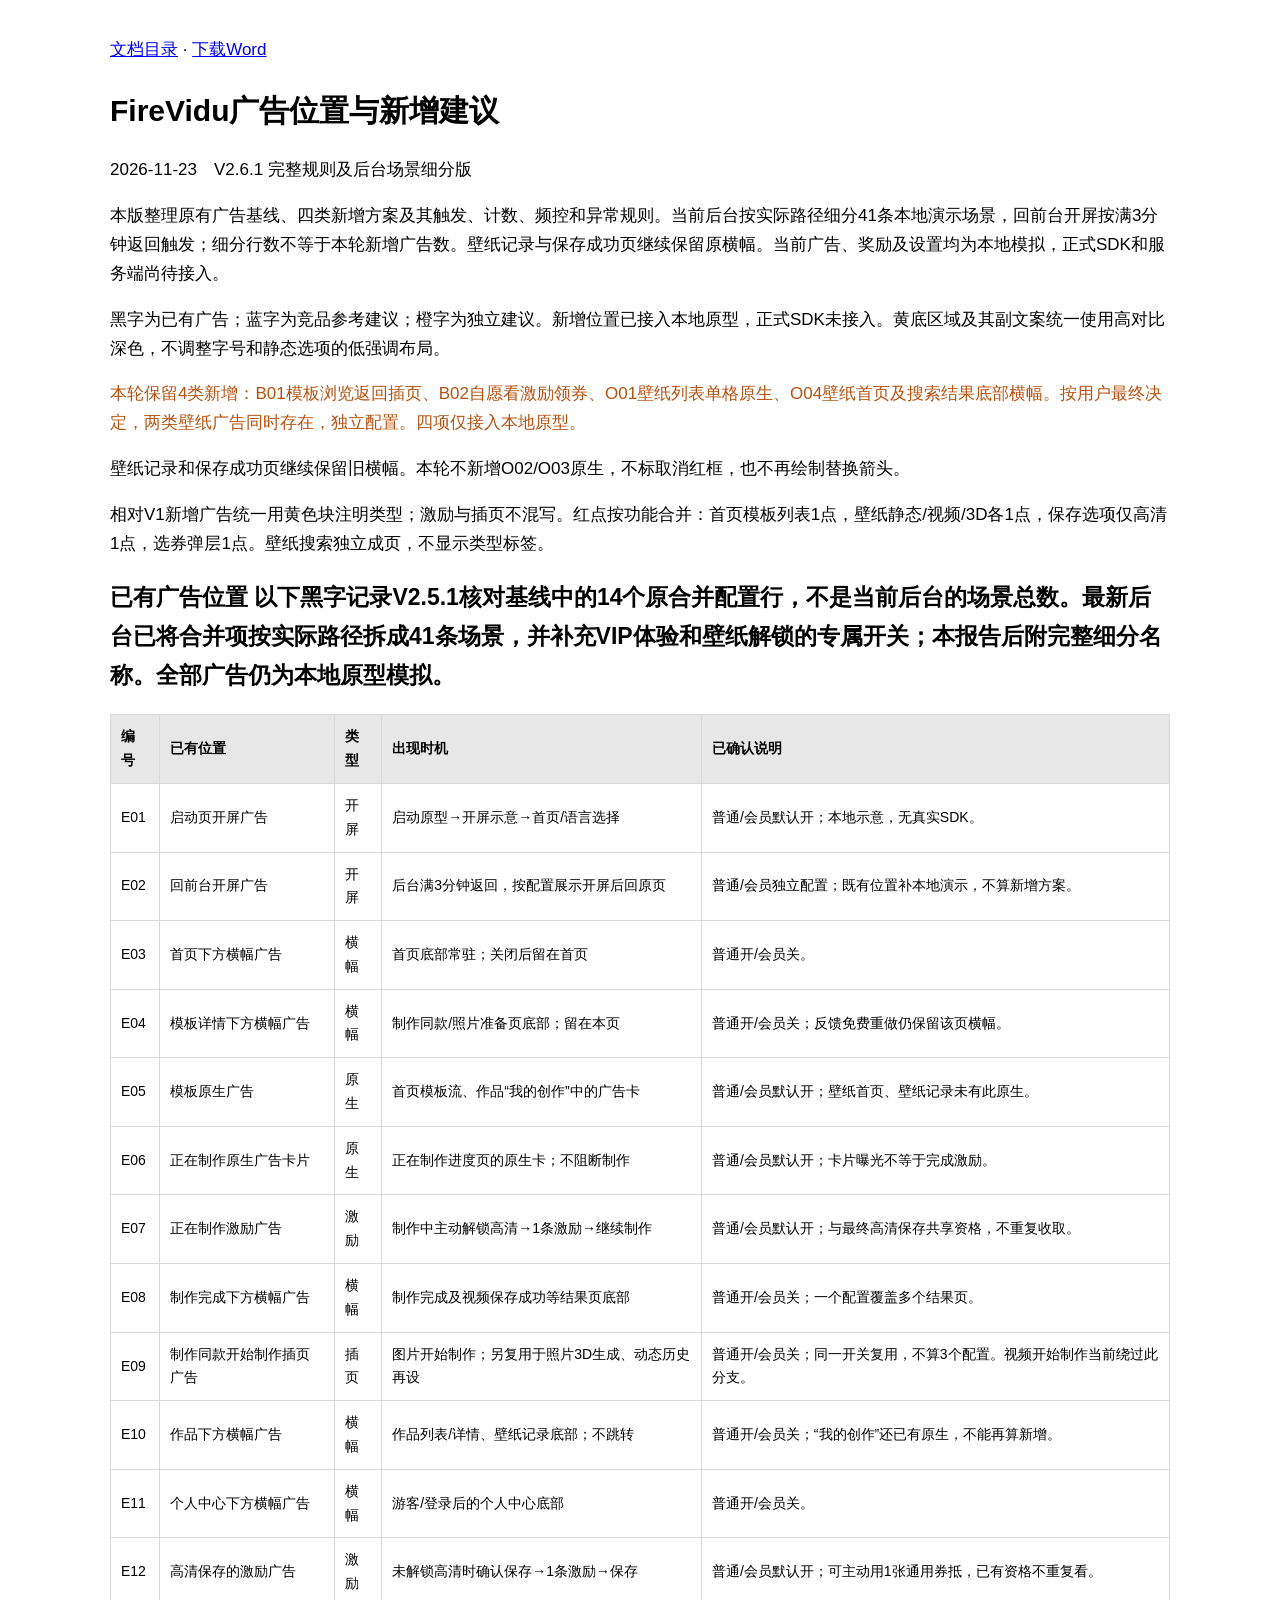
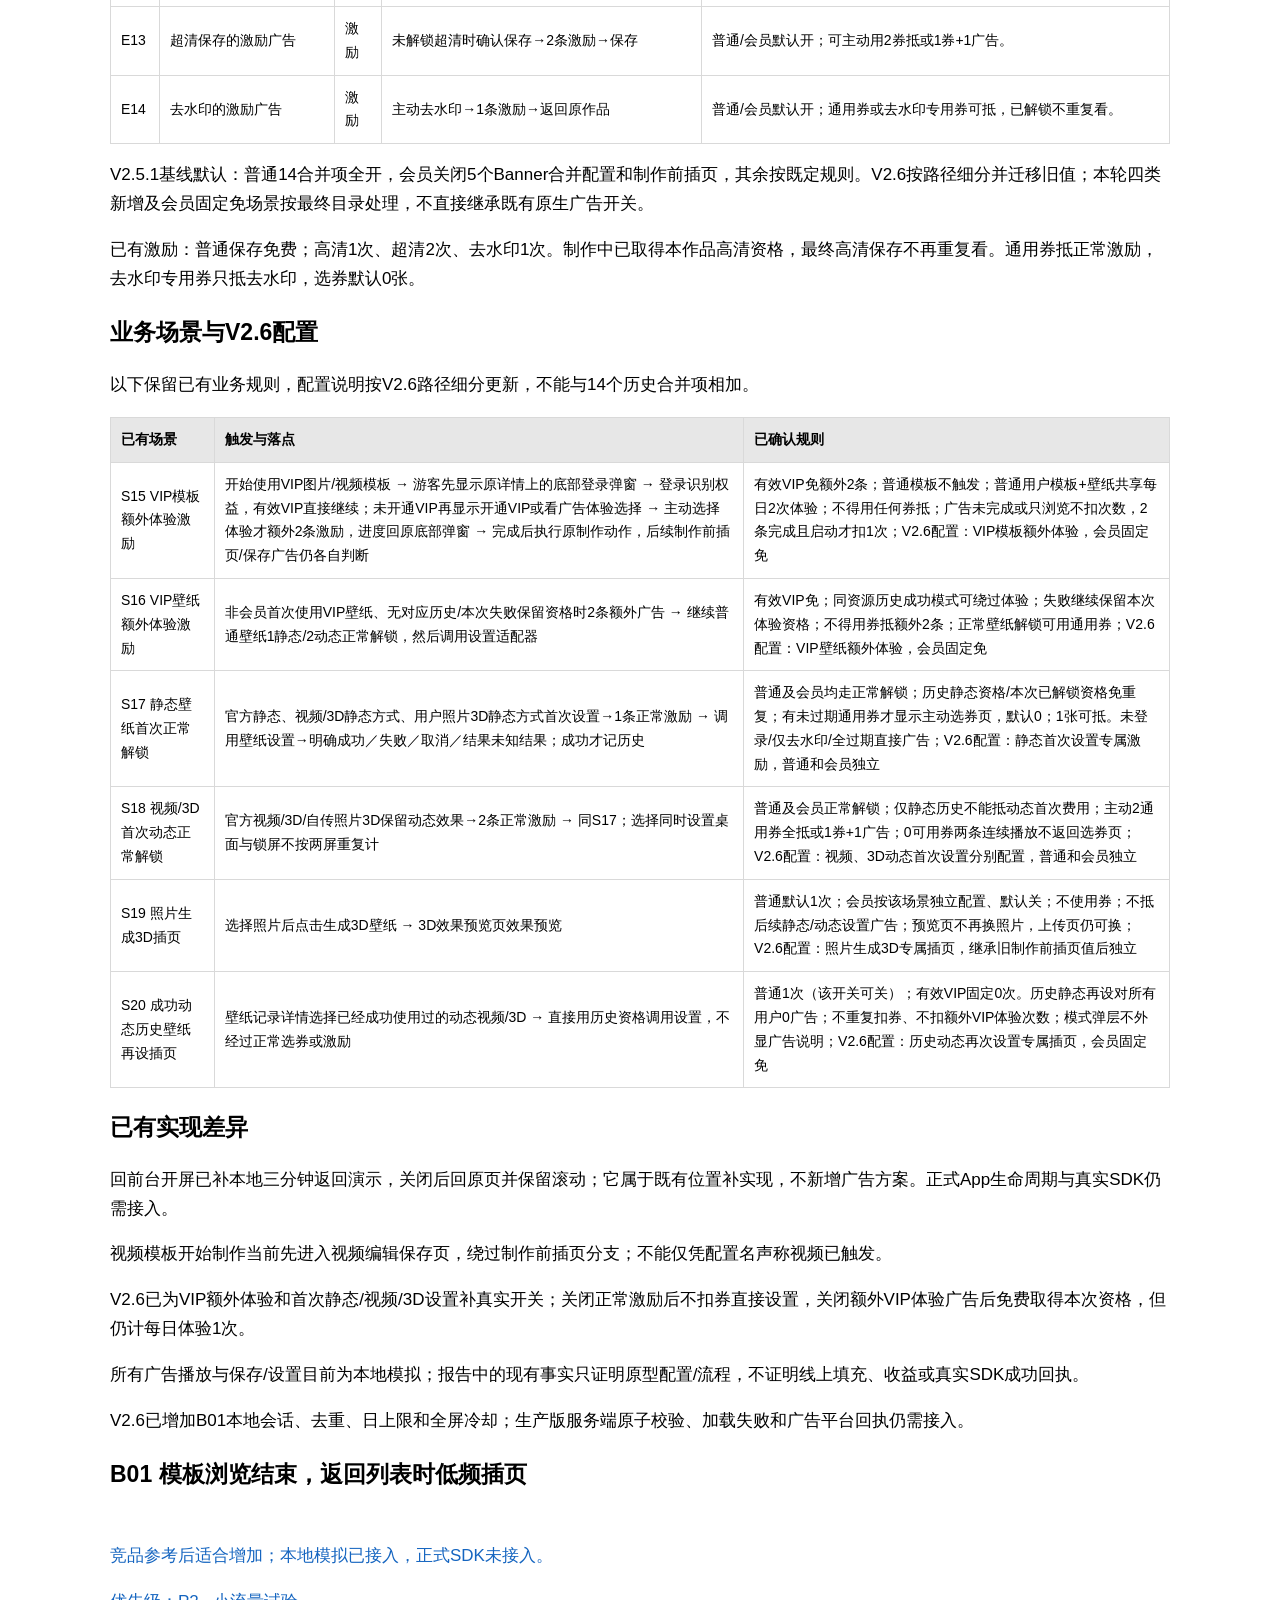
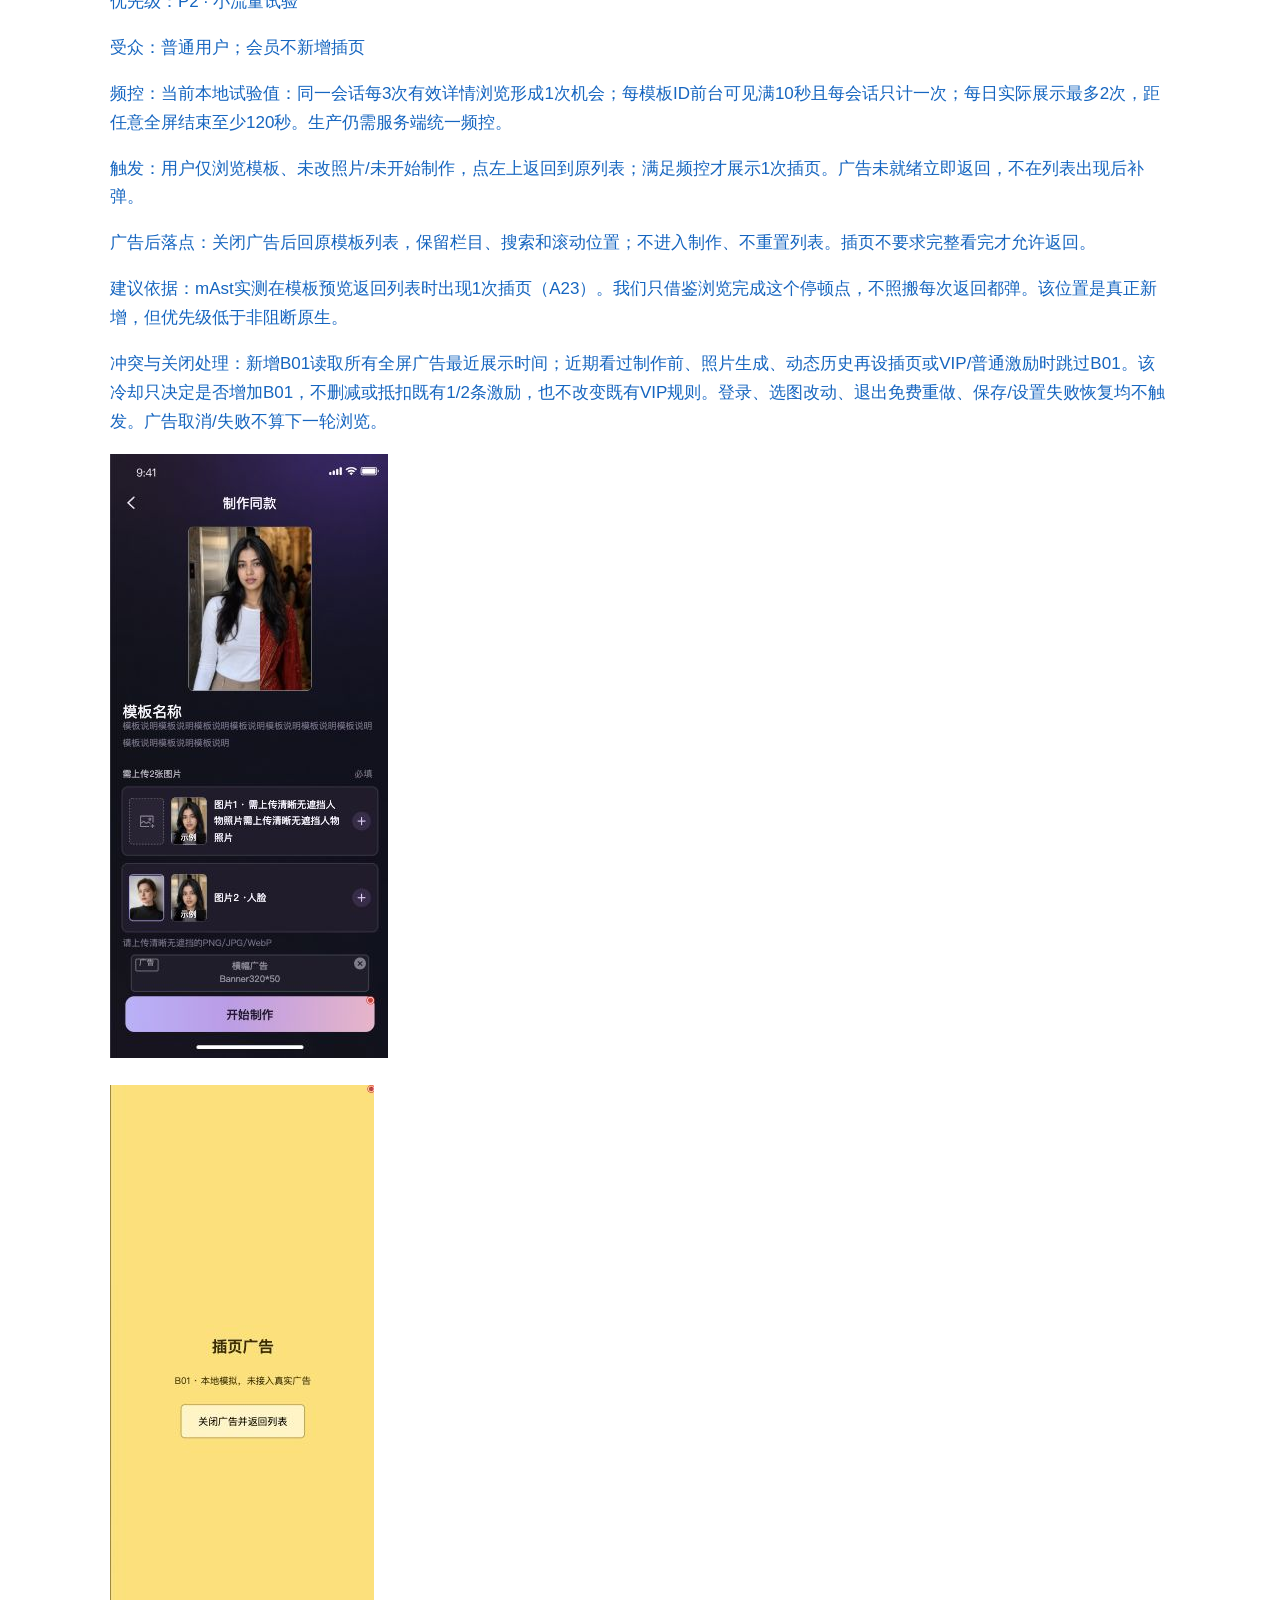
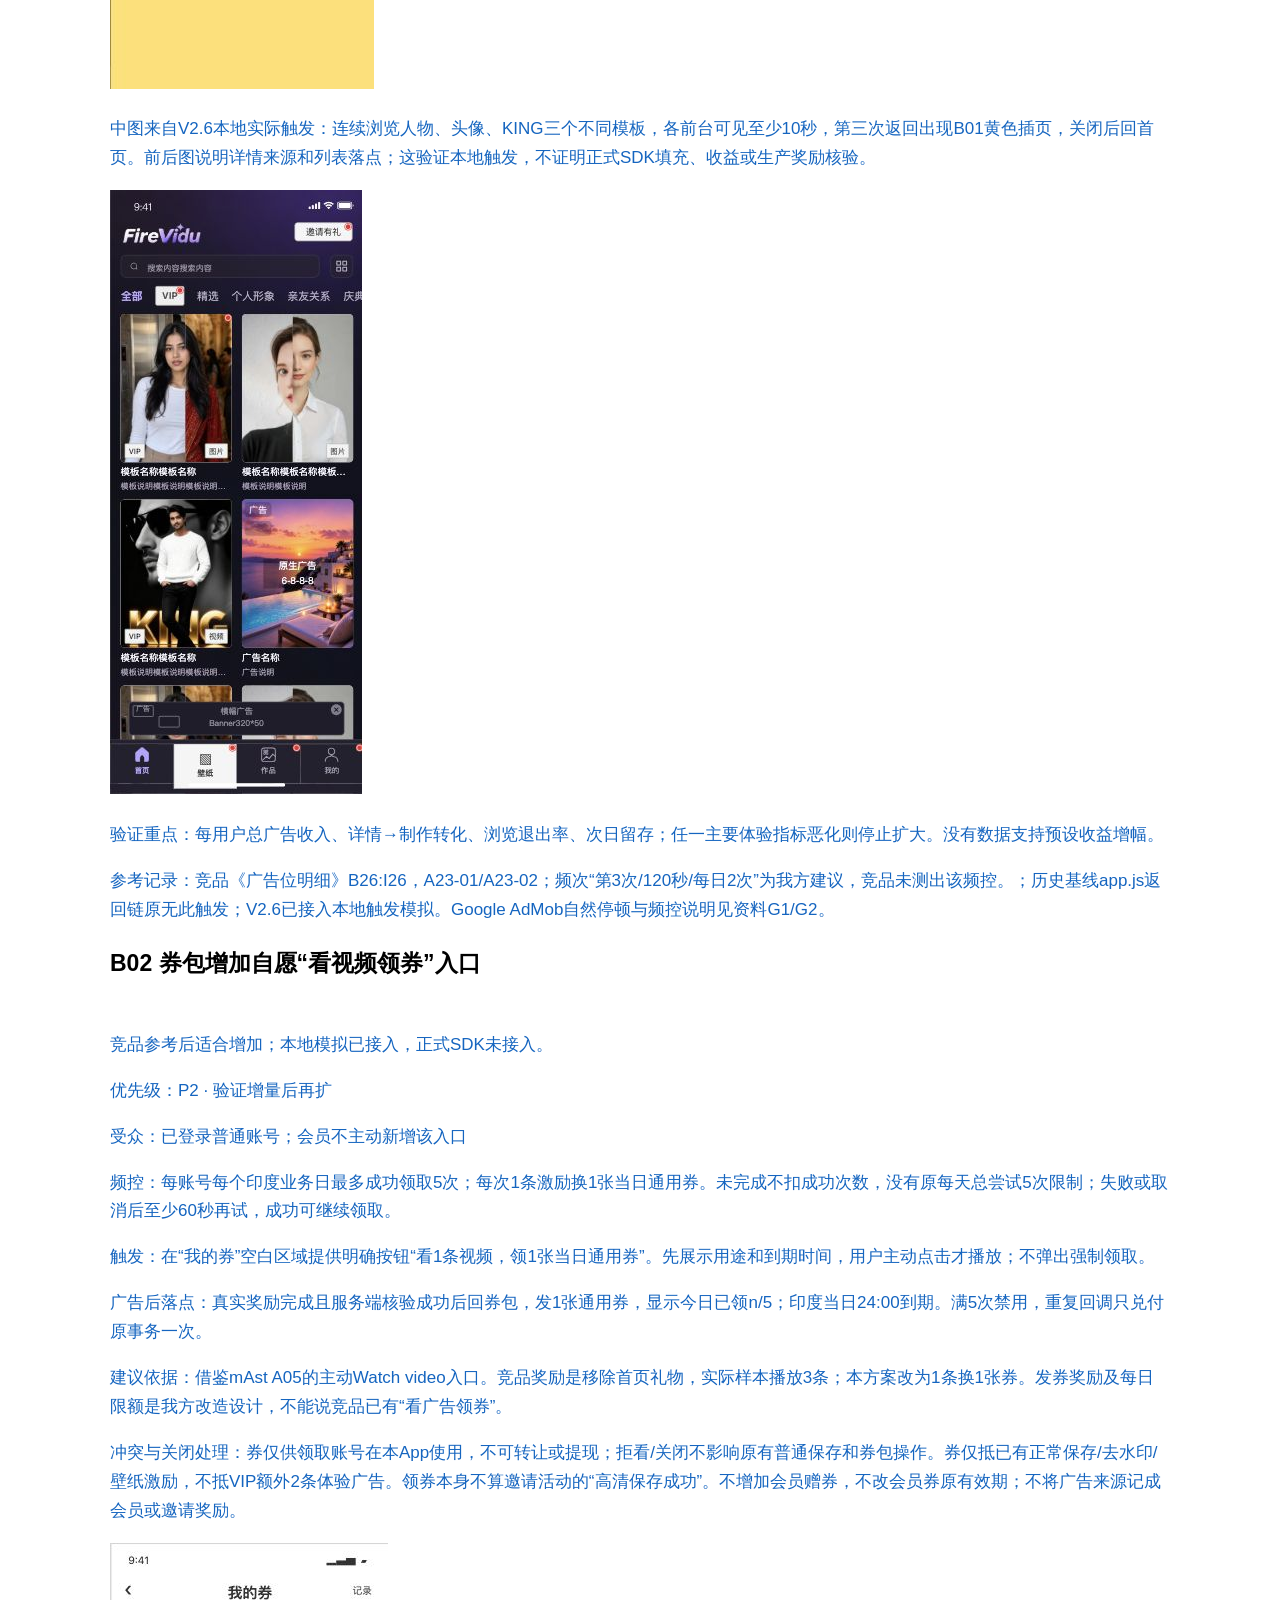
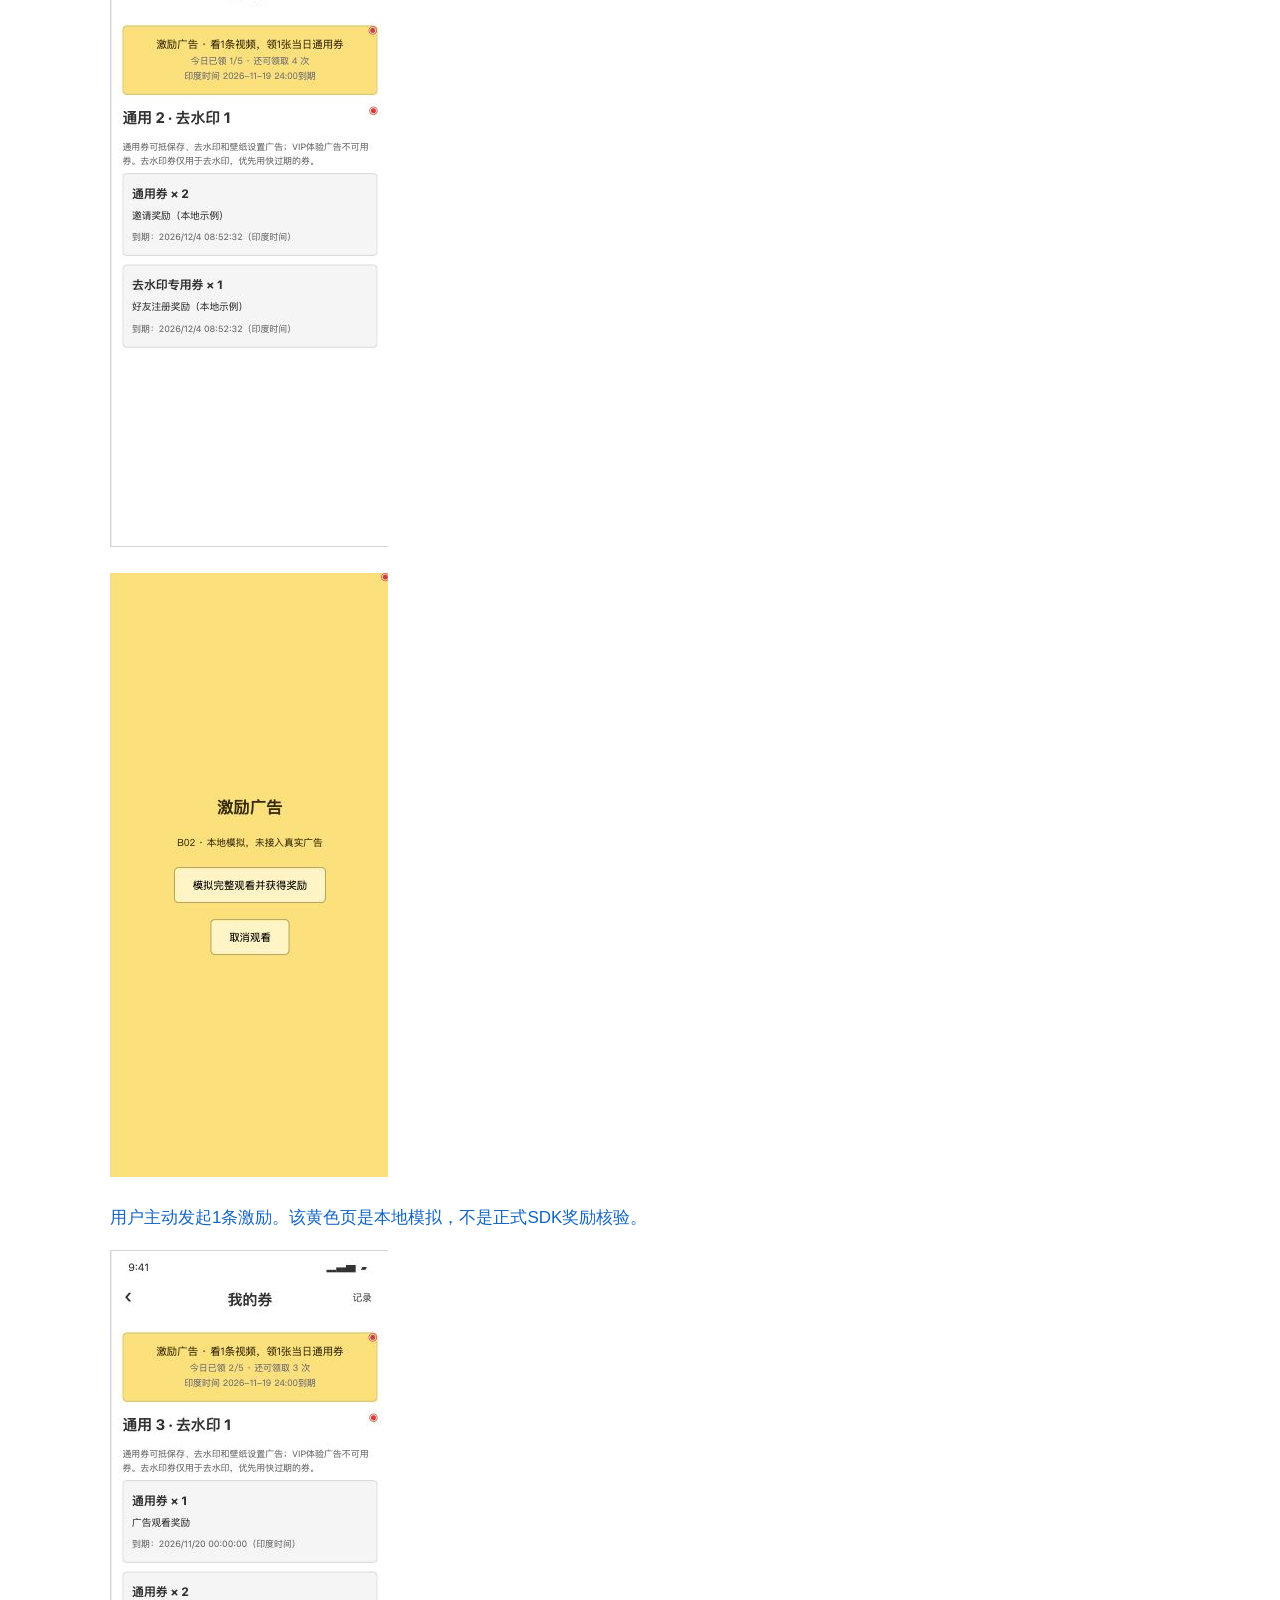
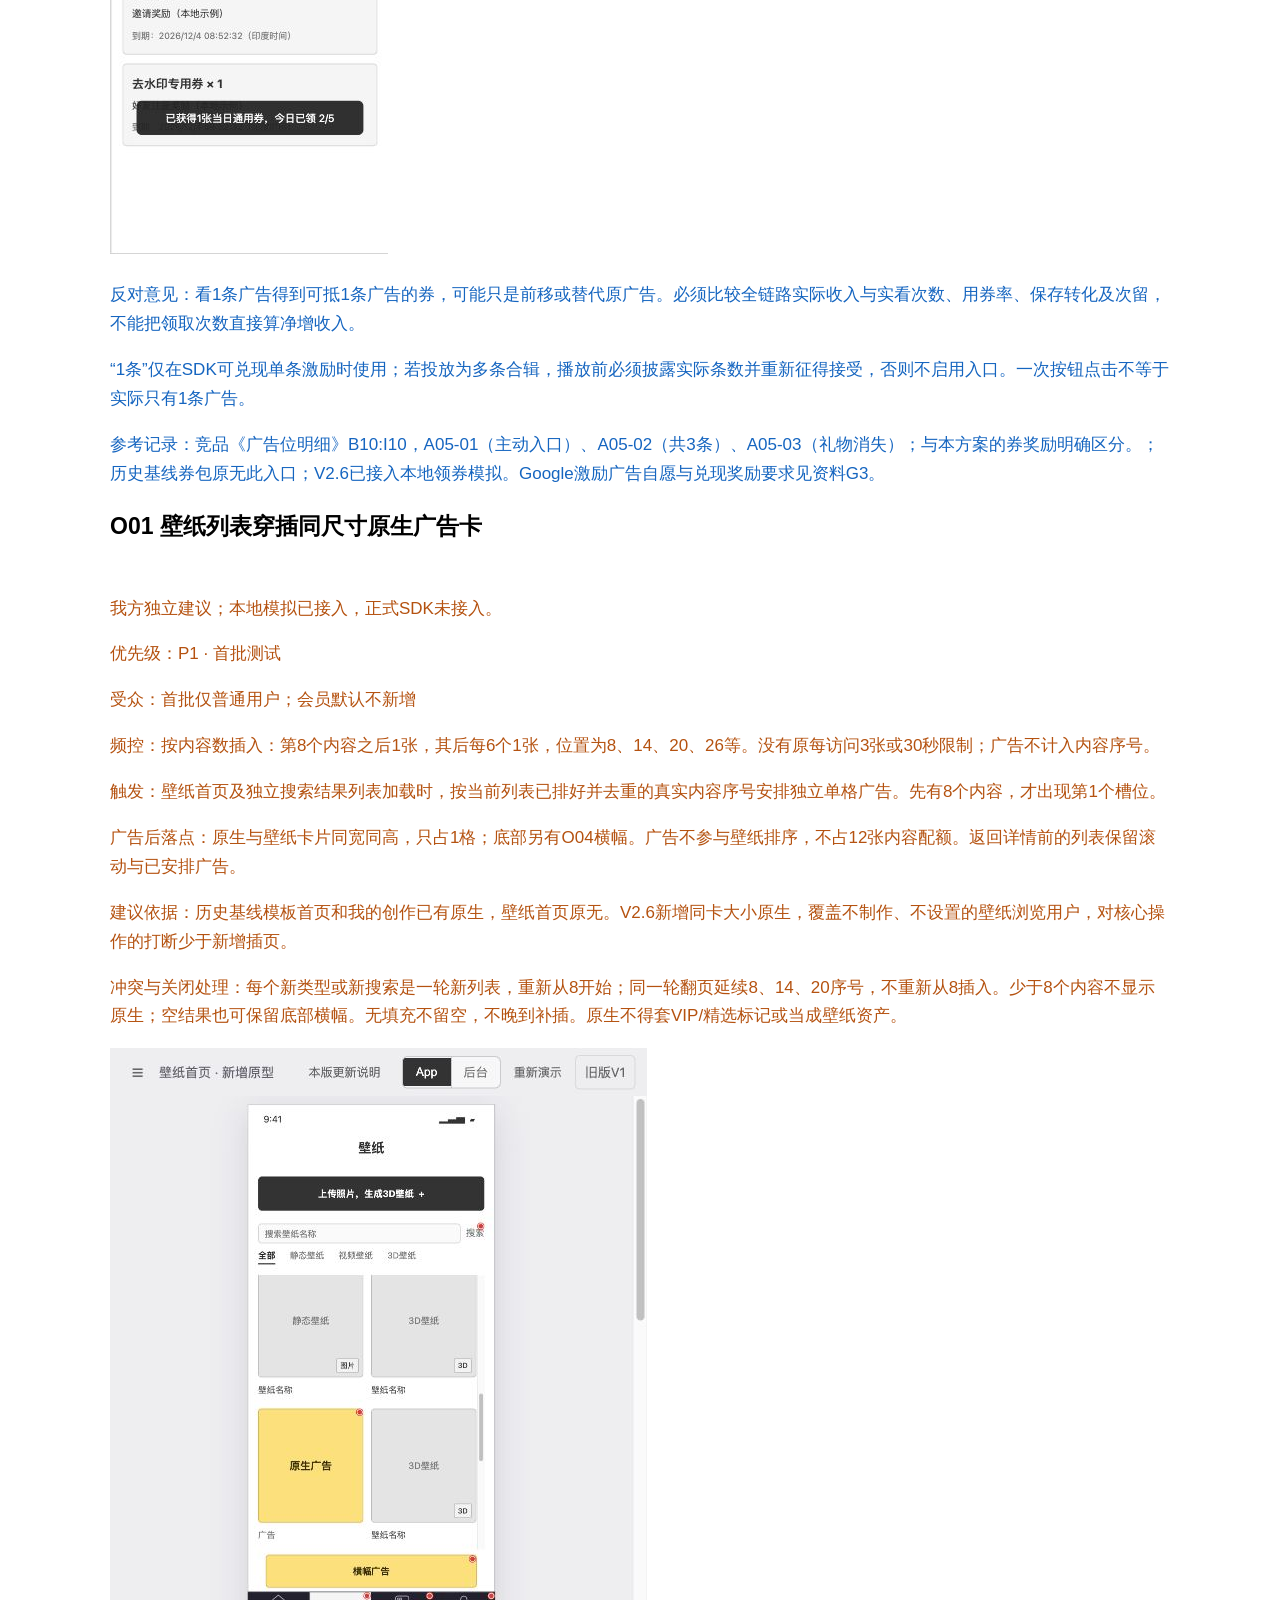
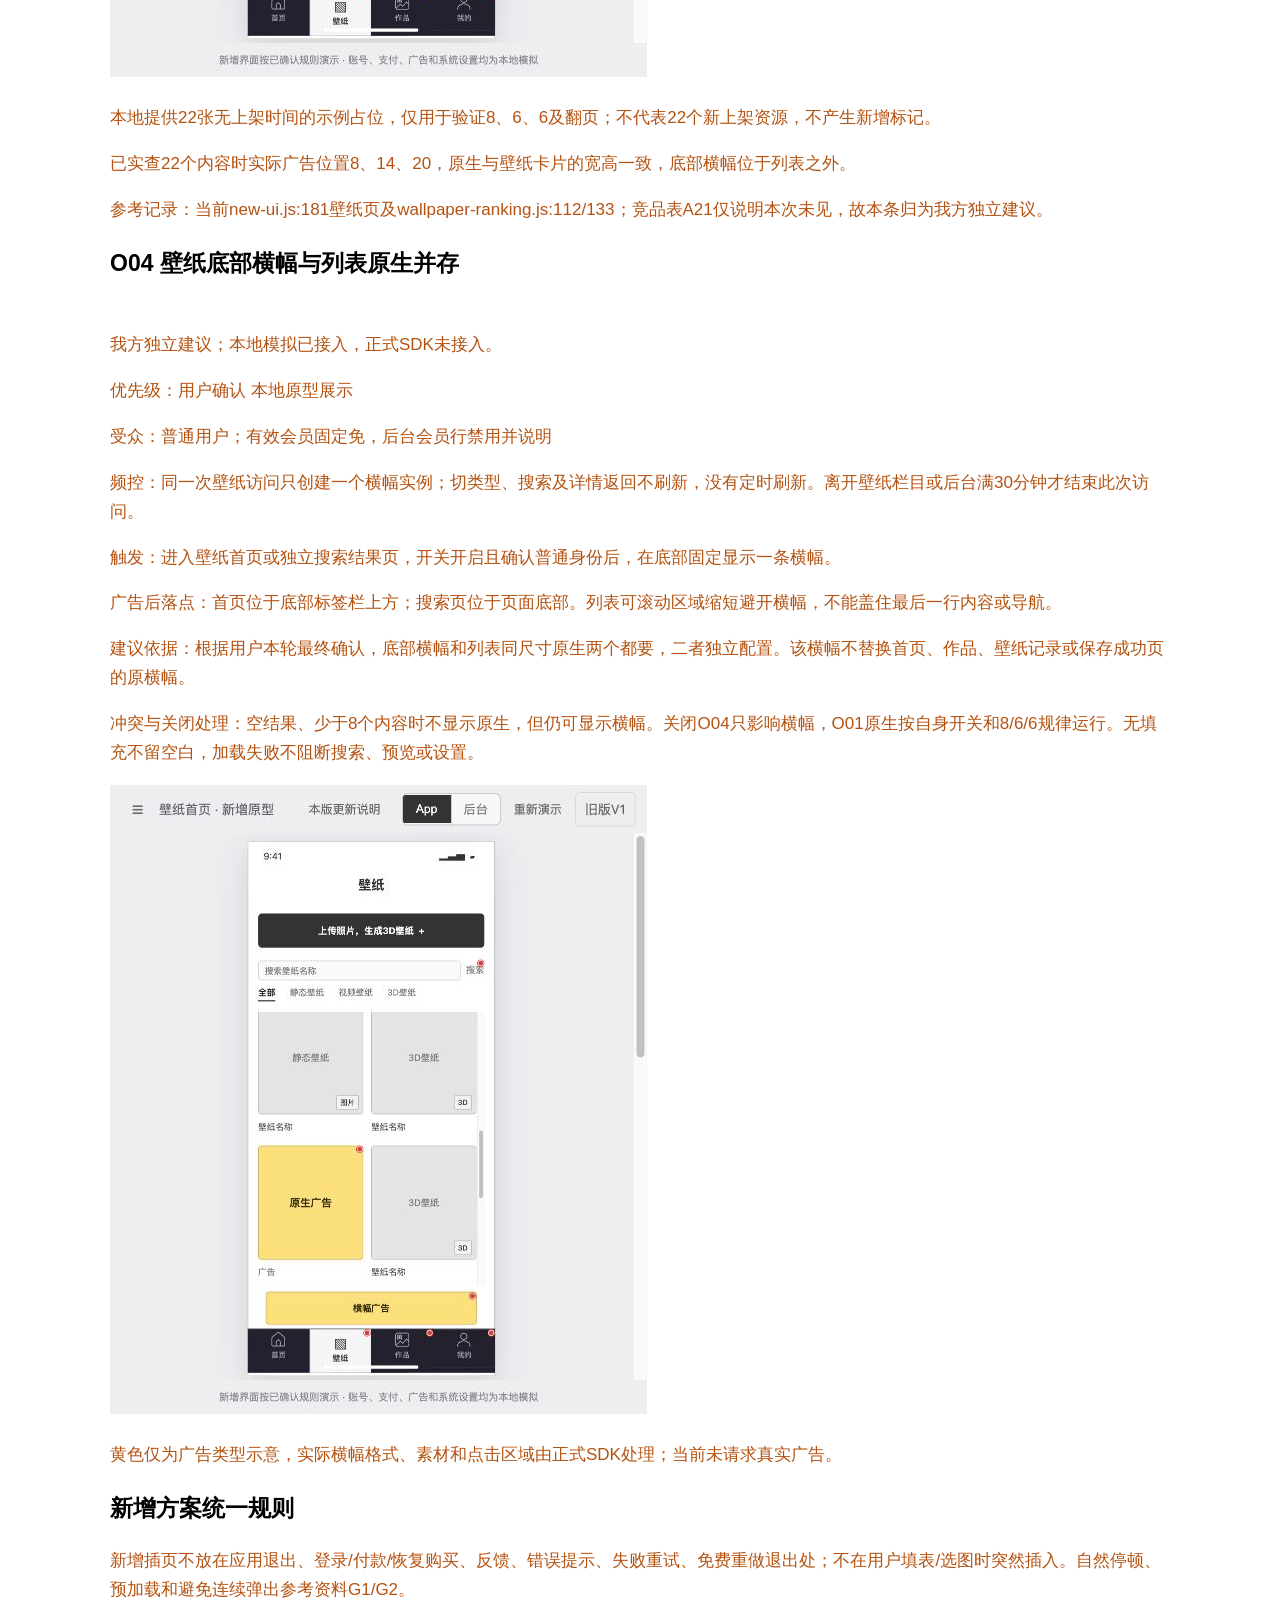
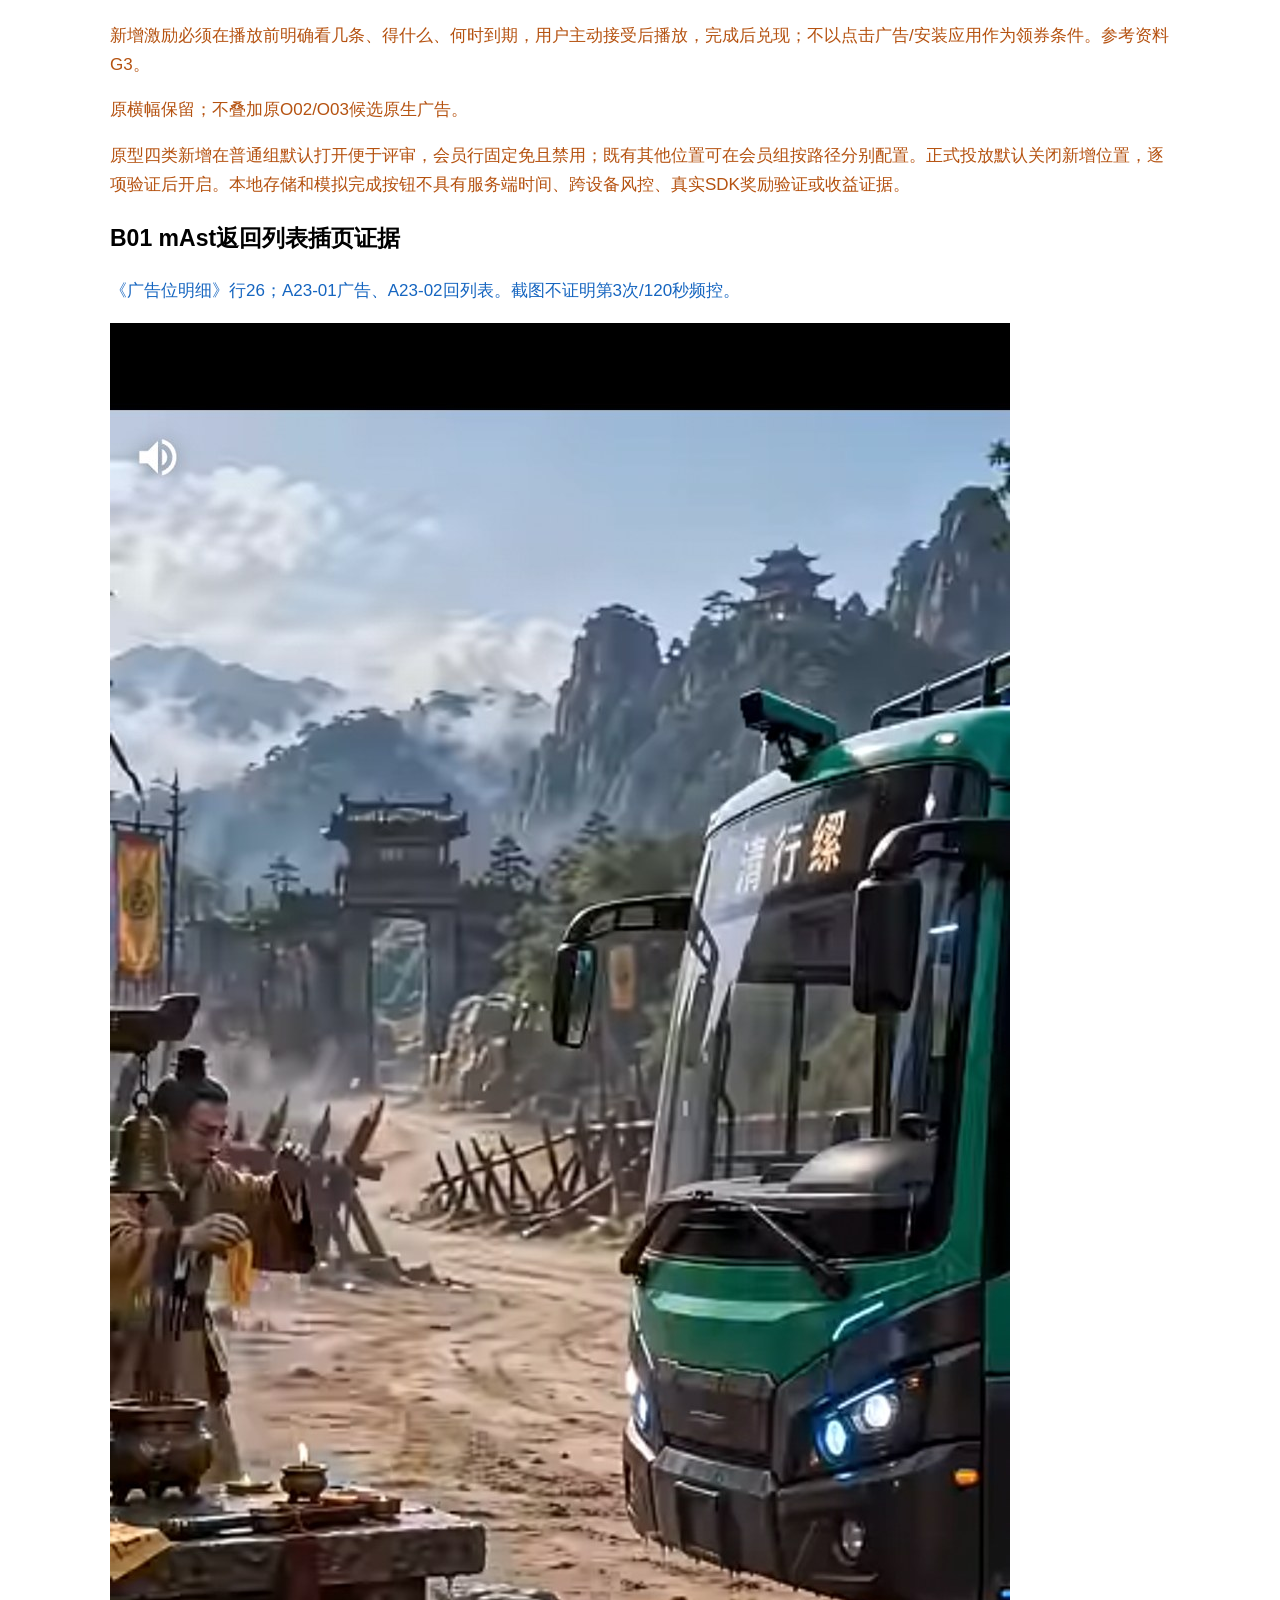
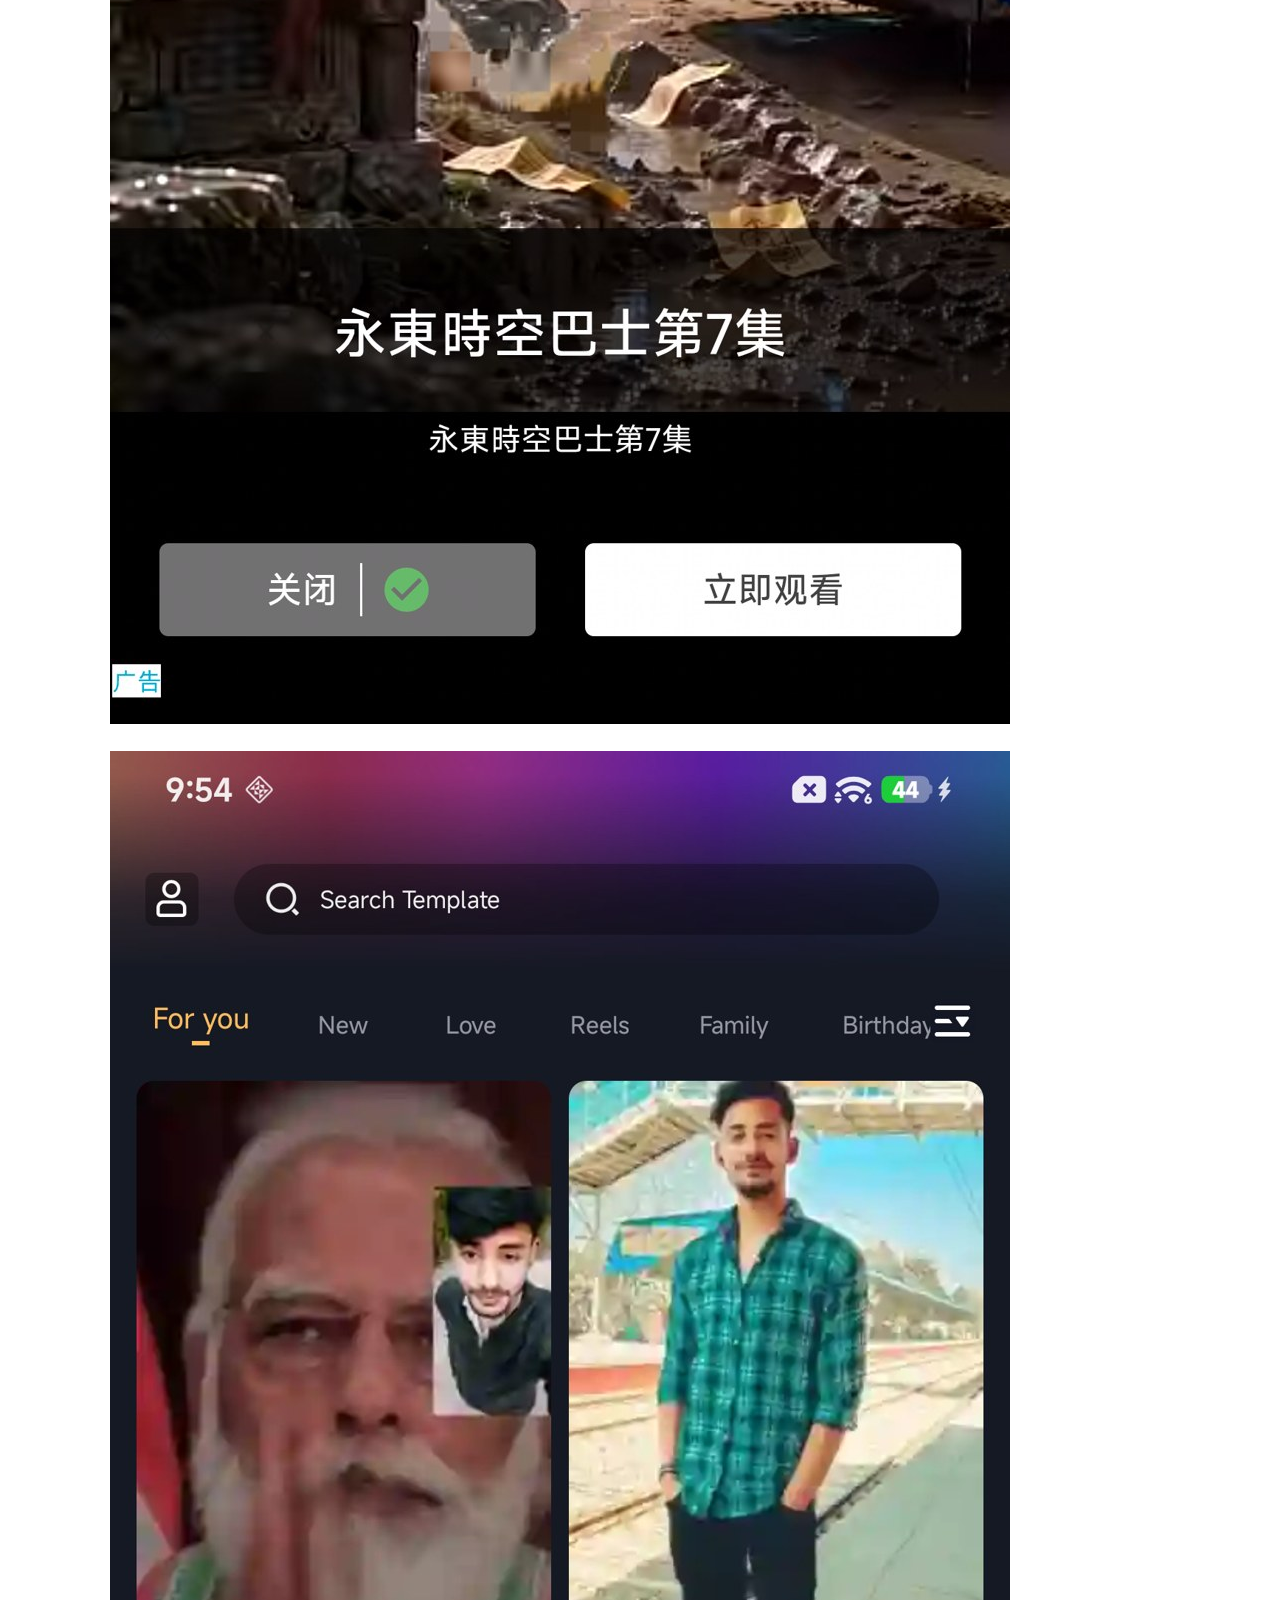
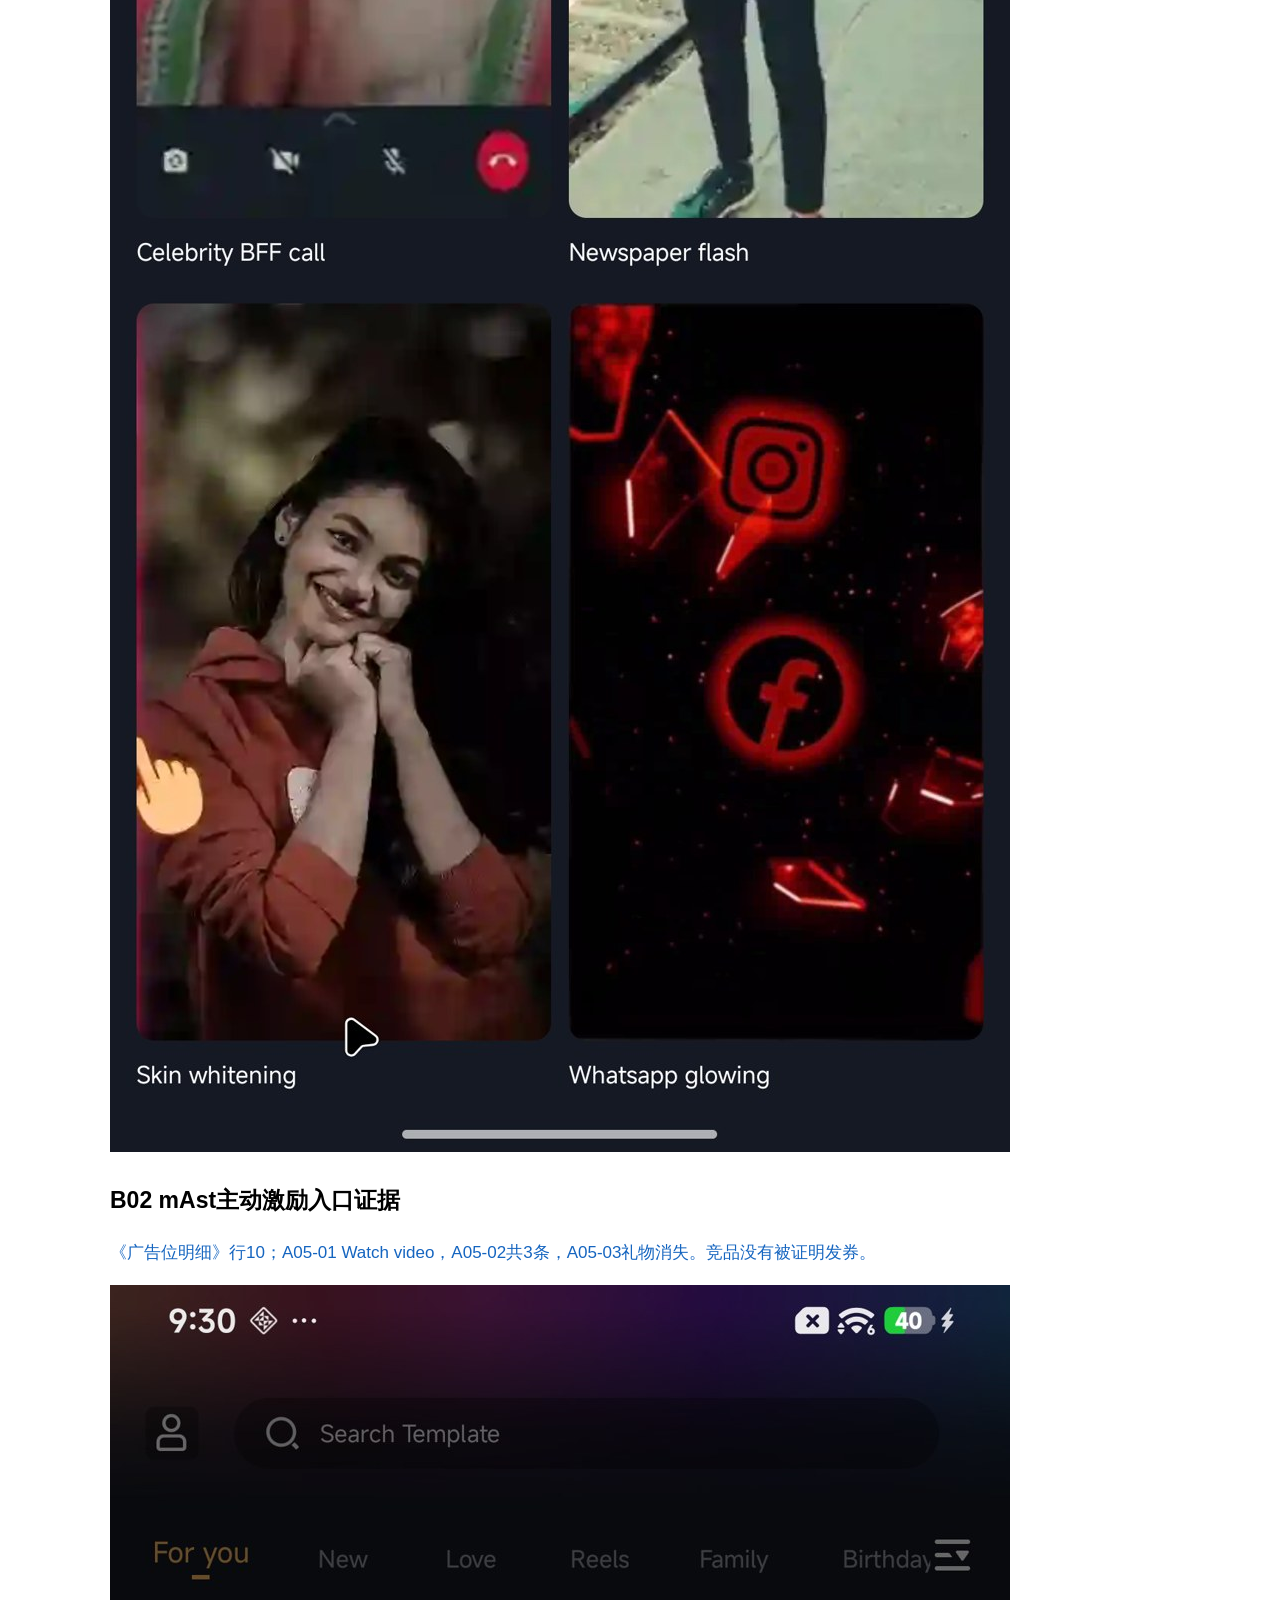
<file: 文档/FireVidu广告位置与新增建议规则详版.html>
<!doctype html><html lang="zh-CN"><head><meta charset="utf-8"><meta name="viewport" content="width=device-width,initial-scale=1"><title>FireVidu广告位置与新增建议</title><style>body{max-width:1060px;margin:36px auto;padding:0 24px;color:#000;font:17px/1.7 -apple-system,BlinkMacSystemFont,'PingFang SC',sans-serif}h1{font-size:30px}h2{font-size:23px}table{width:100%;border-collapse:collapse;font-size:14px}td,th{border:1px solid #d9d9d9;padding:10px;text-align:left}th{background:#e7e7e7;color:#000}.recommendation{margin-top:48px}.screens{display:flex;flex-wrap:wrap;gap:24px;justify-content:center}.screens figure{margin:12px 0;max-width:320px}.screens figure.full{max-width:980px;width:100%}.screens img{max-width:100%;height:auto}figcaption{font-size:14px}</style></head><body><p class="links"><a href="index.html">文档目录</a> · <a href="FireVidu广告位置与新增建议规则详版.docx">下载Word</a></p><h1>FireVidu广告位置与新增建议</h1><p>2026-11-23　V2.6.1 完整规则及后台场景细分版</p><p>本版整理原有广告基线、四类新增方案及其触发、计数、频控和异常规则。当前后台按实际路径细分41条本地演示场景，回前台开屏按满3分钟返回触发；细分行数不等于本轮新增广告数。壁纸记录与保存成功页继续保留原横幅。当前广告、奖励及设置均为本地模拟，正式SDK和服务端尚待接入。</p><p>黑字为已有广告；蓝字为竞品参考建议；橙字为独立建议。新增位置已接入本地原型，正式SDK未接入。黄底区域及其副文案统一使用高对比深色，不调整字号和静态选项的低强调布局。</p><p><span style="color:#B55210">本轮保留4类新增：B01模板浏览返回插页、B02自愿看激励领券、O01壁纸列表单格原生、O04壁纸首页及搜索结果底部横幅。按用户最终决定，两类壁纸广告同时存在，独立配置。四项仅接入本地原型。</span></p><p><span style="color:#000000">壁纸记录和保存成功页继续保留旧横幅。本轮不新增O02/O03原生，不标取消红框，也不再绘制替换箭头。</span></p><p><span style="color:#000000">相对V1新增广告统一用黄色块注明类型；激励与插页不混写。红点按功能合并：首页模板列表1点，壁纸静态/视频/3D各1点，保存选项仅高清1点，选券弹层1点。壁纸搜索独立成页，不显示类型标签。</span></p><h2>已有广告位置
以下黑字记录V2.5.1核对基线中的14个原合并配置行，不是当前后台的场景总数。最新后台已将合并项按实际路径拆成41条场景，并补充VIP体验和壁纸解锁的专属开关；本报告后附完整细分名称。全部广告仍为本地原型模拟。</h2><div class="table-wrap"><table><tr><th>编号</th><th>已有位置</th><th>类型</th><th>出现时机</th><th>已确认说明</th></tr><tr><td>E01</td><td>启动页开屏广告</td><td>开屏</td><td>启动原型→开屏示意→首页/语言选择</td><td>普通/会员默认开；本地示意，无真实SDK。</td></tr><tr><td>E02</td><td>回前台开屏广告</td><td>开屏</td><td>后台满3分钟返回，按配置展示开屏后回原页</td><td>普通/会员独立配置；既有位置补本地演示，不算新增方案。</td></tr><tr><td>E03</td><td>首页下方横幅广告</td><td>横幅</td><td>首页底部常驻；关闭后留在首页</td><td>普通开/会员关。</td></tr><tr><td>E04</td><td>模板详情下方横幅广告</td><td>横幅</td><td>制作同款/照片准备页底部；留在本页</td><td>普通开/会员关；反馈免费重做仍保留该页横幅。</td></tr><tr><td>E05</td><td>模板原生广告</td><td>原生</td><td>首页模板流、作品“我的创作”中的广告卡</td><td>普通/会员默认开；壁纸首页、壁纸记录未有此原生。</td></tr><tr><td>E06</td><td>正在制作原生广告卡片</td><td>原生</td><td>正在制作进度页的原生卡；不阻断制作</td><td>普通/会员默认开；卡片曝光不等于完成激励。</td></tr><tr><td>E07</td><td>正在制作激励广告</td><td>激励</td><td>制作中主动解锁高清→1条激励→继续制作</td><td>普通/会员默认开；与最终高清保存共享资格，不重复收取。</td></tr><tr><td>E08</td><td>制作完成下方横幅广告</td><td>横幅</td><td>制作完成及视频保存成功等结果页底部</td><td>普通开/会员关；一个配置覆盖多个结果页。</td></tr><tr><td>E09</td><td>制作同款开始制作插页广告</td><td>插页</td><td>图片开始制作；另复用于照片3D生成、动态历史再设</td><td>普通开/会员关；同一开关复用，不算3个配置。视频开始制作当前绕过此分支。</td></tr><tr><td>E10</td><td>作品下方横幅广告</td><td>横幅</td><td>作品列表/详情、壁纸记录底部；不跳转</td><td>普通开/会员关；“我的创作”还已有原生，不能再算新增。</td></tr><tr><td>E11</td><td>个人中心下方横幅广告</td><td>横幅</td><td>游客/登录后的个人中心底部</td><td>普通开/会员关。</td></tr><tr><td>E12</td><td>高清保存的激励广告</td><td>激励</td><td>未解锁高清时确认保存→1条激励→保存</td><td>普通/会员默认开；可主动用1张通用券抵，已有资格不重复看。</td></tr><tr><td>E13</td><td>超清保存的激励广告</td><td>激励</td><td>未解锁超清时确认保存→2条激励→保存</td><td>普通/会员默认开；可主动用2券抵或1券+1广告。</td></tr><tr><td>E14</td><td>去水印的激励广告</td><td>激励</td><td>主动去水印→1条激励→返回原作品</td><td>普通/会员默认开；通用券或去水印专用券可抵，已解锁不重复看。</td></tr></table></div><p>V2.5.1基线默认：普通14合并项全开，会员关闭5个Banner合并配置和制作前插页，其余按既定规则。V2.6按路径细分并迁移旧值；本轮四类新增及会员固定免场景按最终目录处理，不直接继承既有原生广告开关。</p><p>已有激励：普通保存免费；高清1次、超清2次、去水印1次。制作中已取得本作品高清资格，最终高清保存不再重复看。通用券抵正常激励，去水印专用券只抵去水印，选券默认0张。</p><h2>业务场景与V2.6配置</h2><p>以下保留已有业务规则，配置说明按V2.6路径细分更新，不能与14个历史合并项相加。</p><div class="table-wrap"><table><tr><th>已有场景</th><th>触发与落点</th><th>已确认规则</th></tr><tr><td>S15 VIP模板额外体验激励</td><td>开始使用VIP图片/视频模板 → 游客先显示原详情上的底部登录弹窗 → 登录识别权益，有效VIP直接继续；未开通VIP再显示开通VIP或看广告体验选择 → 主动选择体验才额外2条激励，进度回原底部弹窗 → 完成后执行原制作动作，后续制作前插页/保存广告仍各自判断</td><td>有效VIP免额外2条；普通模板不触发；普通用户模板+壁纸共享每日2次体验；不得用任何券抵；广告未完成或只浏览不扣次数，2条完成且启动才扣1次；V2.6配置：VIP模板额外体验，会员固定免</td></tr><tr><td>S16 VIP壁纸额外体验激励</td><td>非会员首次使用VIP壁纸、无对应历史/本次失败保留资格时2条额外广告 → 继续普通壁纸1静态/2动态正常解锁，然后调用设置适配器</td><td>有效VIP免；同资源历史成功模式可绕过体验；失败继续保留本次体验资格；不得用券抵额外2条；正常壁纸解锁可用通用券；V2.6配置：VIP壁纸额外体验，会员固定免</td></tr><tr><td>S17 静态壁纸首次正常解锁</td><td>官方静态、视频/3D静态方式、用户照片3D静态方式首次设置→1条正常激励 → 调用壁纸设置→明确成功／失败／取消／结果未知结果；成功才记历史</td><td>普通及会员均走正常解锁；历史静态资格/本次已解锁资格免重复；有未过期通用券才显示主动选券页，默认0；1张可抵。未登录/仅去水印/全过期直接广告；V2.6配置：静态首次设置专属激励，普通和会员独立</td></tr><tr><td>S18 视频/3D首次动态正常解锁</td><td>官方视频/3D/自传照片3D保留动态效果→2条正常激励 → 同S17；选择同时设置桌面与锁屏不按两屏重复计</td><td>普通及会员正常解锁；仅静态历史不能抵动态首次费用；主动2通用券全抵或1券+1广告；0可用券两条连续播放不返回选券页；V2.6配置：视频、3D动态首次设置分别配置，普通和会员独立</td></tr><tr><td>S19 照片生成3D插页</td><td>选择照片后点击生成3D壁纸 → 3D效果预览页效果预览</td><td>普通默认1次；会员按该场景独立配置、默认关；不使用券；不抵后续静态/动态设置广告；预览页不再换照片，上传页仍可换；V2.6配置：照片生成3D专属插页，继承旧制作前插页值后独立</td></tr><tr><td>S20 成功动态历史壁纸再设插页</td><td>壁纸记录详情选择已经成功使用过的动态视频/3D → 直接用历史资格调用设置，不经过正常选券或激励</td><td>普通1次（该开关可关）；有效VIP固定0次。历史静态再设对所有用户0广告；不重复扣券、不扣额外VIP体验次数；模式弹层不外显广告说明；V2.6配置：历史动态再次设置专属插页，会员固定免</td></tr></table></div><h2>已有实现差异</h2><p>回前台开屏已补本地三分钟返回演示，关闭后回原页并保留滚动；它属于既有位置补实现，不新增广告方案。正式App生命周期与真实SDK仍需接入。</p><p>视频模板开始制作当前先进入视频编辑保存页，绕过制作前插页分支；不能仅凭配置名声称视频已触发。</p><p>V2.6已为VIP额外体验和首次静态/视频/3D设置补真实开关；关闭正常激励后不扣券直接设置，关闭额外VIP体验广告后免费取得本次资格，但仍计每日体验1次。</p><p>所有广告播放与保存/设置目前为本地模拟；报告中的现有事实只证明原型配置/流程，不证明线上填充、收益或真实SDK成功回执。</p><p>V2.6已增加B01本地会话、去重、日上限和全屏冷却；生产版服务端原子校验、加载失败和广告平台回执仍需接入。</p><h2>B01 模板浏览结束，返回列表时低频插页</h2><p><div style="color:#1565C0"><br>竞品参考后适合增加；本地模拟已接入，正式SDK未接入。</p><p>优先级：P2 · 小流量试验</p><p>受众：普通用户；会员不新增插页</p><p>频控：当前本地试验值：同一会话每3次有效详情浏览形成1次机会；每模板ID前台可见满10秒且每会话只计一次；每日实际展示最多2次，距任意全屏结束至少120秒。生产仍需服务端统一频控。</p><p>触发：用户仅浏览模板、未改照片/未开始制作，点左上返回到原列表；满足频控才展示1次插页。广告未就绪立即返回，不在列表出现后补弹。</p><p>广告后落点：关闭广告后回原模板列表，保留栏目、搜索和滚动位置；不进入制作、不重置列表。插页不要求完整看完才允许返回。</p><p>建议依据：mAst实测在模板预览返回列表时出现1次插页（A23）。我们只借鉴浏览完成这个停顿点，不照搬每次返回都弹。该位置是真正新增，但优先级低于非阻断原生。</p><p>冲突与关闭处理：新增B01读取所有全屏广告最近展示时间；近期看过制作前、照片生成、动态历史再设插页或VIP/普通激励时跳过B01。该冷却只决定是否增加B01，不删减或抵扣既有1/2条激励，也不改变既有VIP规则。登录、选图改动、退出免费重做、保存/设置失败恢复均不触发。广告取消/失败不算下一轮浏览。</p><p><img alt="点详情左上返回；仅完成浏览且达到频控时触发。" src="assets/ad-report/B01-trigger.jpg" style="max-width:100%"></p><p><img alt="三个不同模板各≥10秒，第三次返回实际出现B01。" src="assets/ad-report/B01-ad.jpg" style="max-width:100%"></p><p>中图来自V2.6本地实际触发：连续浏览人物、头像、KING三个不同模板，各前台可见至少10秒，第三次返回出现B01黄色插页，关闭后回首页。前后图说明详情来源和列表落点；这验证本地触发，不证明正式SDK填充、收益或生产奖励核验。</p><p><img alt="广告关闭后回原列表，保留原浏览状态。" src="assets/ad-report/B01-landing.jpg" style="max-width:100%"></p><p><p style="color:#1565C0">验证重点：每用户总广告收入、详情→制作转化、浏览退出率、次日留存；任一主要体验指标恶化则停止扩大。没有数据支持预设收益增幅。</p></p><p><p style="color:#1565C0">参考记录：竞品《广告位明细》B26:I26，A23-01/A23-02；频次“第3次/120秒/每日2次”为我方建议，竞品未测出该频控。；历史基线app.js返回链原无此触发；V2.6已接入本地触发模拟。Google AdMob自然停顿与频控说明见资料G1/G2。</p></p><p></div></p><h2>B02 券包增加自愿“看视频领券”入口</h2><p><div style="color:#1565C0"><br>竞品参考后适合增加；本地模拟已接入，正式SDK未接入。</p><p>优先级：P2 · 验证增量后再扩</p><p>受众：已登录普通账号；会员不主动新增该入口</p><p>频控：每账号每个印度业务日最多成功领取5次；每次1条激励换1张当日通用券。未完成不扣成功次数，没有原每天总尝试5次限制；失败或取消后至少60秒再试，成功可继续领取。</p><p>触发：在“我的券”空白区域提供明确按钮“看1条视频，领1张当日通用券”。先展示用途和到期时间，用户主动点击才播放；不弹出强制领取。</p><p>广告后落点：真实奖励完成且服务端核验成功后回券包，发1张通用券，显示今日已领n/5；印度当日24:00到期。满5次禁用，重复回调只兑付原事务一次。</p><p>建议依据：借鉴mAst A05的主动Watch video入口。竞品奖励是移除首页礼物，实际样本播放3条；本方案改为1条换1张券。发券奖励及每日限额是我方改造设计，不能说竞品已有“看广告领券”。</p><p>冲突与关闭处理：券仅供领取账号在本App使用，不可转让或提现；拒看/关闭不影响原有普通保存和券包操作。券仅抵已有正常保存/去水印/壁纸激励，不抵VIP额外2条体验广告。领券本身不算邀请活动的“高清保存成功”。不增加会员赠券，不改会员券原有效期；不将广告来源记成会员或邀请奖励。</p><p><img alt="当前真实本地样本已领取1/5；通用券2张。" src="assets/ad-report/B02-entry.jpg" style="max-width:100%"></p><p><img alt="主动点击后，出现黄色“激励广告”本地模拟页。" src="assets/ad-report/B02-ad.jpg" style="max-width:100%"></p><p>用户主动发起1条激励。该黄色页是本地模拟，不是正式SDK奖励核验。</p><p><img alt="本地完成1条后领取2/5；通用券由2增至3张。" src="assets/ad-report/B02-reward.jpg" style="max-width:100%"></p><p><p style="color:#1565C0">反对意见：看1条广告得到可抵1条广告的券，可能只是前移或替代原广告。必须比较全链路实际收入与实看次数、用券率、保存转化及次留，不能把领取次数直接算净增收入。</p></p><p><p style="color:#1565C0">“1条”仅在SDK可兑现单条激励时使用；若投放为多条合辑，播放前必须披露实际条数并重新征得接受，否则不启用入口。一次按钮点击不等于实际只有1条广告。</p></p><p><p style="color:#1565C0">参考记录：竞品《广告位明细》B10:I10，A05-01（主动入口）、A05-02（共3条）、A05-03（礼物消失）；与本方案的券奖励明确区分。；历史基线券包原无此入口；V2.6已接入本地领券模拟。Google激励广告自愿与兑现奖励要求见资料G3。</p></p><p></div></p><h2>O01 壁纸列表穿插同尺寸原生广告卡</h2><p><div style="color:#B55210"><br>我方独立建议；本地模拟已接入，正式SDK未接入。</p><p>优先级：P1 · 首批测试</p><p>受众：首批仅普通用户；会员默认不新增</p><p>频控：按内容数插入：第8个内容之后1张，其后每6个1张，位置为8、14、20、26等。没有原每访问3张或30秒限制；广告不计入内容序号。</p><p>触发：壁纸首页及独立搜索结果列表加载时，按当前列表已排好并去重的真实内容序号安排独立单格广告。先有8个内容，才出现第1个槽位。</p><p>广告后落点：原生与壁纸卡片同宽同高，只占1格；底部另有O04横幅。广告不参与壁纸排序，不占12张内容配额。返回详情前的列表保留滚动与已安排广告。</p><p>建议依据：历史基线模板首页和我的创作已有原生，壁纸首页原无。V2.6新增同卡大小原生，覆盖不制作、不设置的壁纸浏览用户，对核心操作的打断少于新增插页。</p><p>冲突与关闭处理：每个新类型或新搜索是一轮新列表，重新从8开始；同一轮翻页延续8、14、20序号，不重新从8插入。少于8个内容不显示原生；空结果也可保留底部横幅。无填充不留空，不晚到补插。原生不得套VIP/精选标记或当成壁纸资产。</p><p><img alt="V2.6实际本地画面：与壁纸同尺寸的黄色单格原生，底部另有横幅。" src="assets/ad-report/wallpaper-native-and-banner.jpg" style="max-width:100%"></p><p><p style="color:#B55210">本地提供22张无上架时间的示例占位，仅用于验证8、6、6及翻页；不代表22个新上架资源，不产生新增标记。</p></p><p><p style="color:#B55210">已实查22个内容时实际广告位置8、14、20，原生与壁纸卡片的宽高一致，底部横幅位于列表之外。</p></p><p><p style="color:#B55210">参考记录：当前new-ui.js:181壁纸页及wallpaper-ranking.js:112/133；竞品表A21仅说明本次未见，故本条归为我方独立建议。</p></p><p></div></p><h2>O04 壁纸底部横幅与列表原生并存</h2><p><div style="color:#B55210"><br>我方独立建议；本地模拟已接入，正式SDK未接入。</p><p>优先级：用户确认 本地原型展示</p><p>受众：普通用户；有效会员固定免，后台会员行禁用并说明</p><p>频控：同一次壁纸访问只创建一个横幅实例；切类型、搜索及详情返回不刷新，没有定时刷新。离开壁纸栏目或后台满30分钟才结束此次访问。</p><p>触发：进入壁纸首页或独立搜索结果页，开关开启且确认普通身份后，在底部固定显示一条横幅。</p><p>广告后落点：首页位于底部标签栏上方；搜索页位于页面底部。列表可滚动区域缩短避开横幅，不能盖住最后一行内容或导航。</p><p>建议依据：根据用户本轮最终确认，底部横幅和列表同尺寸原生两个都要，二者独立配置。该横幅不替换首页、作品、壁纸记录或保存成功页的原横幅。</p><p>冲突与关闭处理：空结果、少于8个内容时不显示原生，但仍可显示横幅。关闭O04只影响横幅，O01原生按自身开关和8/6/6规律运行。无填充不留空白，加载失败不阻断搜索、预览或设置。</p><p><img alt="同一实图底部：黄色横幅固定在导航上方，列表与横幅之间保留间隔。" src="assets/ad-report/wallpaper-native-and-banner.jpg" style="max-width:100%"></p><p><p style="color:#B55210">黄色仅为广告类型示意，实际横幅格式、素材和点击区域由正式SDK处理；当前未请求真实广告。</p></p><p></div></p><h2>新增方案统一规则</h2><p><p style="color:#B55210">新增插页不放在应用退出、登录/付款/恢复购买、反馈、错误提示、失败重试、免费重做退出处；不在用户填表/选图时突然插入。自然停顿、预加载和避免连续弹出参考资料G1/G2。</p></p><p><p style="color:#B55210">新增激励必须在播放前明确看几条、得什么、何时到期，用户主动接受后播放，完成后兑现；不以点击广告/安装应用作为领券条件。参考资料G3。</p></p><p><p style="color:#B55210">原横幅保留；不叠加原O02/O03候选原生广告。</p></p><p><p style="color:#B55210">原型四类新增在普通组默认打开便于评审，会员行固定免且禁用；既有其他位置可在会员组按路径分别配置。正式投放默认关闭新增位置，逐项验证后开启。本地存储和模拟完成按钮不具有服务端时间、跨设备风控、真实SDK奖励验证或收益证据。</p></p><h2>B01 mAst返回列表插页证据</h2><p><p style="color:#1565C0">《广告位明细》行26；A23-01广告、A23-02回列表。截图不证明第3次/120秒频控。</p></p><p><img alt="competitor-A23-01" src="assets/ad-report/A23-01.jpg" style="max-width:100%"></p><p><img alt="competitor-A23-02" src="assets/ad-report/A23-02.jpg" style="max-width:100%"></p><h2>B02 mAst主动激励入口证据</h2><p><p style="color:#1565C0">《广告位明细》行10；A05-01 Watch video，A05-02共3条，A05-03礼物消失。竞品没有被证明发券。</p></p><p><img alt="competitor-A05-01" src="assets/ad-report/A05-01.jpg" style="max-width:100%"></p><p><img alt="competitor-A05-02" src="assets/ad-report/A05-02.jpg" style="max-width:100%"></p><p><img alt="competitor-A05-03" src="assets/ad-report/A05-03.jpg" style="max-width:100%"></p><h2>资料与核对范围</h2><p>S1　mAst广告位与清晰度实测.xlsx　广告位明细　A6:I28（23场景）；A31:I36（采样口径）　原始文件位于用户提供的mast-ad-audit目录；B01行26，B02行10。</p><p>S2　mAst广告位与清晰度实测.xlsx　清晰度与条数　A6:I8、A11:I16　分步样本合计不等于每次固定广告规则；不能把结束卡另计为广告。</p><p>S3　mAst广告实测表与截图.zip／截图A01–A23（44张）　核对同包工作簿与原始截图；A23为返回列表插页，A05为自愿观看移除礼物。</p><p>S4　FireVidu V2.5.1（main bd3a00d）　V2.5.1基线提交bd3a00d用于核对原14个合并配置及已有业务。当前V2.6详细场景以ad-placement-catalog.js和ad-config.js为准；本地接线不代表真实广告SDK上线。</p><p>S5　FireVidu V2.6.1广告场景目录　ad-placement-catalog.js共41条本地演示路径，回前台开屏按满3分钟返回触发；ad-config.js按场景ID独立保存、迁移旧值并展示右键截图流程。</p><p>G1　https://support.google.com/admob/answer/6201350?hl=en　Google AdMob Recommended interstitial implementations：自然内容停顿、若干操作后展示、避免每次操作都弹；2026-11-18查阅。</p><p>G2　https://support.google.com/admob/answer/6201362?hl=en　Google AdMob Disallowed interstitial implementations：禁止应用加载/退出的插页、反复连续弹出与突然阻断核心交互；2026-11-18查阅。</p><p>G3　https://support.google.com/admob/answer/7313578?hl=en　Google AdMob Policies for ad units that offer rewards：事前明确动作与奖励、主动同意、完成兑现；2026-11-18查阅。</p><p>G4　https://developers.google.com/admob/android/native/advanced　Google Mobile Ads Display a native ad：原生素材在NativeAdView中、保留广告标记与AdChoices、SDK处理注册素材的点击和曝光；2026-11-18查阅。</p><p>G5　https://support.google.com/admob/answer/6329638　Google AdMob Native ads using native advanced：必需标题、行动按钮与按格式要求的素材；视频MediaView须满足尺寸要求，不能把视频原生压进原320×50横幅槽；2026-11-18查阅。</p><h2>新增广告具体执行规则</h2><p><strong>适用范围和阅读方式</strong>：以下为B01、B02、O01、O04四个位置的完整建议规则。广告详版提供对应截图，以下细则展开摘要；四项仅接入本地模拟，生产投放仍须验证。蓝字仍是竞品参考建议，橙字仍是我方补充建议。现有广告与会员权益不因本方案自动改变。</p><p><strong>普通用户和会员</strong>：“普通用户”指没有有效VIP权益的游客或登录账号；有效VIP、权益校验中、正在恢复购买的用户均不投这四项新增广告。B02还要求已登录。播放或挂载前再次校验，无法确认权益则跳过。会员到期后按普通规则，但不立即补弹。</p><p><strong>业务日和会话</strong>：正式版业务日统一为Asia/Kolkata印度时间00:00至次日00:00，采用服务端时间；本地仅按浏览器时间演示，不能证明防改时钟能力。会话从冷启动开始；后台连续满30分钟或进程被杀后结束。短暂切后台、进入广告落地页再返回不新建会话。离线或时间不可校验时不新增B01/B02，不靠改手机时间重置次数。</p><p><strong>频次主体和持久化</strong>：B01日上限同时检查账号与本次安装，任一达到上限即停止；游客只检查安装。登录时继承本安装已用次数，退出登录不清零。B02领取限额按账号跨设备统一；清缓存、重启、重复登录均不重置。无法跨卸载识别同一游客，因此不宣称能限制游客卸载重装后的次数。</p><p><strong>请求 展示和成功分别统计</strong>：请求成功不等于曝光。B01在SDK确认实际展示时占日额度；B02在奖励完成且发券成功时占领取额度。原生另记“广告实例挂载”和“SDK曝光”，不能混算。全屏展示使用互斥锁，同时最多一个，已有业务动作优先于B01。</p><p><strong>失败与开关</strong>：每个实际路径设独立开关；本地普通组默认打开便于评审，正式投放默认关闭后逐项试验。会员按固定免或可配置范围处理。关闭开关后不再请求或新展示，已开始的激励正常兑现。无填充、网络失败、SDK失败均不阻断原动作，不留空槽、不晚到补弹。原生广告的关闭控件和素材由SDK及实际格式确定，不自行覆盖点击区。</p><p><strong>完整性要求</strong>：B01只读取既有全屏时间来决定是否增加本次插页，不减少现有激励条数。B02不占会员日券或VIP体验次数。原O02/O03替换方案已撤回；现有Banner继续保留。下页起各位置的例子可直接作为开发验收条件。</p><h2>B01 返回列表插页的触发判定</h2><p><strong>明确参数</strong>：每完成3次有效模板浏览形成1次广告机会；每个印度业务日最多实际展示2次；距任意全屏广告结束至少120秒。三项必须同时满足，不是满足其中一项即可。</p><p><strong>一次有效浏览如何定义</strong>：从首页的全部、精选、VIP、分类或搜索结果模板列表进入详情，内容成功显示后累计前台可见至少10秒，再用详情页左上返回或系统返回回到该来源列表。页面被广告、登录弹窗或其他页面完全遮盖的时间不计；后台时间不计。广告对象仅为模板，不扩展到壁纸详情。</p><p><strong>重复和无效浏览</strong>：同一会话同一模板ID最多计1次；改分类重复打开同一ID不再计。加载失败、停留不足10秒、深链接进入且没有来源列表、从作品进入，均不计。进入详情后曾更换或删除照片、触发制作、保存、登录、付费、反馈、免费重做或失败恢复，本次详情访问不计，即使撤销操作也不恢复资格。</p><p><strong>计数的准确时点</strong>：仅在符合条件的返回动作发生时，将计数加1；不是进入详情就加1。计数到3，原子地生成一个机会ID并将计数归零，再执行下页的展示检查。一次返回最多产生1个机会；连点、重复路由回调通过同一返回事件ID去重。</p><p><strong>机会消耗和重计</strong>：无论这次因冷却、无填充、会员身份、每日限额或用户动作被跳过，机会都结束，不累积、不排队；之后重新完成3个不同且尚未计过的有效模板浏览才有下一次机会。日限额只对实际展示累计，加载失败不占日额度。会话结束清空浏览计数和模板去重集合；日展示次数保留。</p><p><strong>例子</strong>：先有效浏览A、B，再重复浏览A，计数仍是2；随后有效浏览C才产生第1个机会。若C返回时距上次全屏结束只有80秒，本次跳过并归零；稍后浏览D一次不能立刻弹，要D、E、F三次都有效才再次判断。</p><p><strong>跨天与重启</strong>：跨印度零点只重置日展示限额，不重置正在进行的会话计数。冷启动重置会话计数，但保留当日日展示次数和最近全屏时间；绝不能通过杀进程绕过每日2次。</p><h2>B01 插页的展示流程与异常</h2><p><strong>120秒如何计算</strong>：记录所有开屏、插页、普通激励、VIP体验激励及B02激励的结束时间。广告关闭、播放中断或返回App时记录结束；多条连播以最后一条结束为准。只要有全屏还在播放，就不允许B01。确已展示却没有关闭回调时，将重新取得前台的时刻记为结束；状态无法核实时跳过。</p><p><strong>展示前按此顺序检查</strong>：①开关开启且确认普通身份；②本次是每3次浏览产生的机会；③账号和安装当日均未满2次；④没有其他全屏且冷却已满120秒；⑤来源列表可恢复、App仍在前台且返回意图未变；⑥预加载广告有效且可立即展示。任一不满足，直接完成返回，不等广告。</p><p><strong>展示和落点</strong>：在详情到列表的自然过渡中展示1个已就绪插页，不加“要不要看广告”弹窗。广告结束后回原列表，恢复栏目、筛选、搜索词、已加载内容和滚动位置。用户依SDK提供的关闭方式退出即可；不把完整观看、点击或安装作为返回条件。</p><p><strong>预加载和并发</strong>：第2次有效返回完成后，可为下一机会预加载1个有效实例，同时最多1个；不设置额外的会话总次数限制。广告过期按SDK处理，不反复刷新。展示前锁定机会ID和日额度预占；SDK确认展示后正式扣1，明确展示失败则释放。跨设备登录账号的日额度由服务端原子校验，防止同时超限。</p><p><strong>没有就绪广告如何处理</strong>：第3次有效返回时没有可用广告就跳过，不显示加载遮罩，不先返回列表再补弹，也不在广告几秒后加载完成时拦截用户的新操作。失败实例丢弃；同一机会不重试。下一次机会仍需再完成3次有效浏览。</p><p><strong>点击广告和展示异常</strong>：SDK已确认展示后，用户立即关闭、点广告外跳或App崩溃，该次都计入日展示额度。若SDK回执丢失但已实际打开全屏，保守保留已预占额度至日结束，避免重复投放。用户手动离开来源流程时作废落点，只恢复其当前页面，不强行跳回列表。</p><p><strong>验收边界</strong>：上次全屏结束119秒：不展示；达到120秒：可继续检查。今天已展示2次：第9次、第12次有效浏览也不展示。只浏览2个模板：不展示。选图后再返回、退出免费重做、保存失败返回：均不计浏览，不出现B01。</p><h2>B02 看视频领券的入口和奖励</h2><p><strong>明确参数</strong>：每个已登录普通账号，每个印度业务日最多成功领取5次。每次完整获得1条激励广告奖励，发1张当日通用券；每日最多由此获得5张。未完成不发券、不扣成功领取机会。游客先主动登录，再回券包由用户重新点领取；登录成功本身不自动播放广告。有效VIP不新增该入口。</p><p><strong>入口状态</strong>：仅在“我的券”显示自愿入口。未领满时明确显示“看1条视频，领1张当日通用券”和“今日已领n/5”；达到5次显示“今日已领满”且按钮不可继续领取。奖励核验中显示“奖励确认中”，不重复打开同一事务。无广告显示暂无可用视频，其他券包操作照常。</p><p><strong>播放前说明</strong>：同屏明确看1条领1张、每天最多成功5次、仅当前账号在本App使用、不可转让或提现、印度时间今天24:00到期并显示日期。SDK若不能保证承诺的一条，不启用该配置，不能未经接受改成两条或三条。用户主动点击且广告就绪后才开始。</p><p><strong>完成 取消与重试</strong>：奖励完成且核验成功后发1张券，成功数加1；成功后可继续主动领取下一次，不受失败冷却限制。关闭未完成、明确展示失败或取消不发券、不扣成功领取次数，之后至少60秒再试。取消原“每天总播放尝试5次”硬上限，避免失败消耗用户可成功领取的5次机会。</p><p><strong>券的用途和到期</strong>：奖励券来源为广告观看奖励，有效期从发放时至该奖励所属印度业务日的次日00:00。每张可抵正常保存、去水印或壁纸设置中的1次适用通用券激励，不抵VIP额外体验；仍由用户主动选择，默认0张。</p><p><strong>到期和跨日例子</strong>：11月19日印度时间23:58完成奖励，11月20日00:00到期，不按领取后24小时。23:59开始、次日00:01达成奖励，计次日最多5次中的1次，券次日结束时到期。核验迟到的补发规则见下一页。</p><p><strong>账目和旧规则</strong>：领券不是高清保存成功，不计邀请活动保存任务，不改会员赠送数量、周卡赠券与月券的到期时间。领券收入和未来被券抵掉的原激励收入分开统计，领取次数不是净增收益。</p><h2>B02 发券去重和失败补发</h2><p><strong>领取事务</strong>：用户每次点击领取建立一笔独立事务，绑定账号、奖励业务日、B02广告位和唯一事务ID；同一账号最多一笔进行中。按平台支持的服务端验证方式核验奖励，不能接受客户端自行声明。核验成功后原子检查该日已成功次数小于5，再确定本次领取序号1至5、写唯一奖励账、发1张券并增加成功数。</p><p><strong>唯一约束和多设备</strong>：按事务唯一性去重；同一账号、印度业务日和B02领取机会须能区分1至5次成功。不能用账号日B02唯一记录将全天限制成只发1张。两个设备同时点击，只允许一个进行中事务；并发核验也最多写入5个成功序号。相同回调重发10次仍只发该笔的1张券，不增加第二次成功。</p><p><strong>日限额和跨零点</strong>：日归属按广告奖励达成的印度日期判断，开始播放不提前扣次数；跨日完成时重新检查完成日的5次上限。每笔发放均完整关联该次奖励和领取记录。跨日事务仍按自身ID去重，不能重复发券。</p><p><strong>核验中断处理</strong>：已取得奖励证据但服务端暂不可达，记录奖励确认中并查询原事务，不再播放同一笔。恢复前台、重连或重启时主动查询；后台建议按1、5、30分钟重查，之后每小时重查，24小时后转人工核查。未核验不先发可用券，不能把已完成奖励静默当取消。</p><p><strong>迟到奖励的到期补偿</strong>：原到期前核验成功，沿用原奖励日次日00:00到期；原到期后才核验通过，补1张至补发日次日00:00。补发记原奖励日对应序号，不占补发日的成功5次额度，来源写广告奖励补发，以原事务去重。退出登录、后来成为VIP或重启不丢失已完成奖励。</p><p><strong>失败不占成功额度</strong>：无广告、未完整获得奖励、取消或展示失败均不增加当日成功数；不保留旧每天总尝试5次限制。失败或取消后至少60秒再请求，成功后没有这项失败冷却。同一事务核验中不可并发再播；领满5次才停止当天成功领取。</p><p><strong>验收</strong>：连续成功5笔：共5张券、进度5/5、第6次禁用；成功1次后马上再成功：2张券、2/5；失败5次后仍可成功领满5次，失败后需等60秒。只关闭无奖励：0券；奖励回调重复：只发该笔1张；完整看完后断网：确认中，恢复后查原账。</p><h2>O01 壁纸列表原生的插入规则</h2><p><strong>最终位置与尺寸</strong>：按用户最终确认，原生与壁纸卡片同宽同高，作为列表中的一个单格穿插，不再整行占满。前8个内容之后插1个广告，之后每6个内容插1个，即内容第8、14、20、26个之后。原生与底部O04横幅两个都保留，分别配置。</p><p><strong>内容和广告如何计数</strong>：内容先按原壁纸分批排序、按ID去重，再在已排好的内容序号后安排广告。广告不计入内容序号，不占12张内容配额，不参与精选、VIP、新增或类型排序。第8个内容存在就可有第1个广告；不足8个没有原生。</p><p><strong>轮次和翻页</strong>：首页四类型切换开始一轮新列表；提交名称搜索进入独立结果页并开始新轮次。每轮按8、14、20重新计算，翻页时延续已有序号，不把第二批又当第1批。详情返回保留当前轮次、顺序、滚动位置和已安排槽位。</p><p><strong>搜索结果页</strong>：搜索沿当前类型及名称条件查询，进入独立页面，不显示全部、静态、视频、3D标签。非全部范围在页标题注明类型；返回恢复原首页类型及滚动位置。空结果清楚显示未找到相关壁纸，不伪造资源填满广告。</p><p><strong>实例和加载</strong>：一个轮次的同一槽位只创建一个广告实例，上下滚动、返回或重复渲染不重发请求；新类型或新搜索新开轮次。没有定时刷新，不再沿用先前每访问最多3卡或30秒间隔建议。正式SDK无填充则跳过该槽，不留空卡，不晚到插入已显示的内容造成跳动。</p><p><strong>清晰标识</strong>：原生用黄色块写原生广告；不画VIP、精选或新增，不能有设为壁纸、收藏等资源按钮。点击处理以SDK注册区域为准，保留必需广告标记和AdChoices。红点只在首张同类原生集中说明，不给每张重复广告加点。</p><p><strong>验收例子</strong>：7个内容：0原生；8个：最多1原生，位于第8个之后；14个：最多2个，在8和14之后；22个：最多3个，在8、14、20之后。原型用22张无发布时间示例占位验证，不代表新增上架资源。已实查原生与壁纸卡片宽高一致。</p><h2>O04 壁纸底部横幅的展示规则</h2><p><strong>同时保留的两个位置</strong>：用户最终确认壁纸首页同时有列表原生和底部横幅。横幅不替换O01，二者各有独立广告配置；其中一个关闭，不影响另一个。原壁纸记录和保存成功页横幅继续保留，不增加原O02/O03替换原生。</p><p><strong>位置和显示时机</strong>：进入壁纸首页或独立搜索结果页后，横幅开关开启且确认普通身份时，显示一条横幅。首页固定在底部标签栏上方；搜索页固定在页面底部。空结果或内容不足8个仍可显示横幅，不依赖列表原生门槛。</p><p><strong>布局和遮挡</strong>：本地横幅示意320×50，使用黄色写横幅广告。首页列表底部在横幅上方结束，两者留间隔；搜索页同样缩短可滚动区域。横幅不得覆盖壁纸卡片、搜索按钮、底部导航或最后一行内容。正式素材尺寸及安全区由SDK和设备适配决定。</p><p><strong>一次访问与刷新</strong>：从其他主栏目进入壁纸开始一次访问；进入详情、搜索、设置或广告再返回不新建访问。切类型、换搜索词及返回只复用同一个横幅实例，不定时刷新。离开壁纸栏目、冷启动或后台连续满30分钟后结束，下次访问再请求一个实例。</p><p><strong>无广告和会员</strong>：正式SDK加载失败、无填充或超时不展示、不留空白、不阻断任何操作，也不晚到遮盖已显示内容。原型普通配置默认开启便于演示；本轮新增广告会员固定免，后台行禁用并说明，既有其他位置仍可在会员组分别配置。App会员权益文案统一为“可在后台单独设置 VIP 的广告展示位。”，不逐项列出关闭哪些广告。</p><p><strong>红点合并口径</strong>：同一功能只保留代表点：首页模板列表1个总说明；壁纸静态、视频、3D各1个；同组高清/超清/去水印只在高清入口1点；保存预览页1点；选券弹层权益文案旁1点。普通保存和原有确认按钮不标新增，整张新增页面用标题集中介绍。</p><p><strong>验收</strong>：同屏可见单格原生和底部横幅，二者不重叠。关闭O01仍有横幅；关闭O04列表可继续穿插原生。搜索无结果时只显示横幅，不显示假原生卡。类型切换及详情返回不额外刷新横幅。</p><h2>后台广告配置与截图说明</h2><p><strong>按路径命名和分组</strong>：广告配置保留普通、会员两个页签，列表只展示名称、类型、开关；具体触发规则统一放在右键图示弹层，共41条详细场景。名称明确页面和操作，例如“首页－底部横幅广告”“首页－搜索结果－底部横幅广告”。图片/视频详情、制作完成/保存预览/保存成功、作品列表/图片详情/视频详情/壁纸记录、游客/已登录个人中心均分开，避免一个笼统名称隐含多个页面。</p><p><strong>开关和旧配置迁移</strong>：每个实际场景按ID独立保存开关，普通、会员分组隔离；已有V2详细配置优先。旧V1存储含原14个合并项和此前4类新增，共18项；按legacy名称分别迁移到对应细项，不覆盖已有V2值。照片生成3D、历史动态再次设置原先复用制作前插页，迁移时继承该旧值。VIP额外体验和首次壁纸解锁原来没有专属行，本版补真实开关。关闭正常激励后对应功能免费放行，不扣券、不关闭功能；关闭额外VIP体验广告不改变每日体验资格计次。</p><p><strong>会员固定免和可配置范围</strong>：本轮四类新增广告普通专用，会员行标固定免并禁用开关；有效VIP额外体验、历史动态再次设置也固定免，不能用灰色假开关表示可投。其余已支持的原有位置使用会员独立配置。恢复购买或权益校验中不投新增广告；正式版以服务端权益结果为准。</p><p><strong>右键图片预览</strong>：右键广告名称打开对应位置截图，用红框标出本广告位，放大后保留红框。横幅和原生展示对应页面及广告位置；插页、激励按“触发前页面 → 正确类型广告 → 广告结束后页面”排列。图下说明路径、触发、广告条数、用券、会员及异常规则；两条激励需要按进度实际完成，不能把一张中间图理解为只看一条。截图可放大，关闭后留在原配置页，不触发App广告或更改账号权益。</p><p><strong>回前台开屏与制作流程边界</strong>：“返回桌面再回来”且连续后台满3分钟，在安全浏览页面返回原页时按配置展示1次开屏；关闭保留页面和滚动。制作、输入、登录、选券、保存或设置、VIP体验、反馈重试及已有全屏时跳过，不补弹。当前是浏览器生命周期模拟，正式App生命周期与SDK另接。视频模板开始制作仍直接进入保存预览；图片制作、照片3D及动态再设按各自配置触发。</p><p><strong>图像和结果的边界</strong>：本地截图用于确认页面与操作前后落点，不证明真实广告SDK已接入、填充成功或收入。激励完成以正式SDK奖励回调为准；关闭广告、点击广告或自设倒计时不能代替奖励完成。设置成功仍需真实Android回执；截图不能替代回执核验。</p><h3>B02奖励的后台核对</h3><p>用户券记录独立于会员查询，也可查询非会员账号。默认以“来源”“用途”“查看详情”“查看使用记录”展示；统一显示“编号：这里是编号”，由操作列区分发放、使用和过期，右键也不显示真实技术编码；规则说明移入右键。底层继续关联用户、原券来源和奖励事务，记录用途及原期限，支持追溯、查询和去重；正式编号格式与生成算法由开发决定，原型示意不作为固定编码规范。失败返还回原券来源，不变成新广告奖励；每日成功最多5次、每次1券不变。</p><h3>只读与数据范围</h3><p>用户券汇总支持组合查询；券流水仅从某个用户详情进入其专属二级页面，锁定该账号，支持来源、券种、操作及印度时间范围筛选；不提供全用户流水页签。从首次上线起完整记录每笔发放、使用和到期，可按来源核对余额；缺失信息按数据异常排查。当前演示账号与App同一本地账联动，其他账号明确为样例；正式多账号、真实奖励核验、服务端对账和权限控制仍未接入。后台查询不增加人工发券或修改余额能力。</p><h3>订单支付状态</h3><p>订单细分支付成功、待付款、支付确认中、已取消、支付失败、已退款。待付款仅表示尚未付款，可能已扣款待核验属于支付确认中，应提示请勿重复支付。旧核验成功和待处理数据按原支付证据兼容；同步不直接把未确认订单当成功。只有确认支付成功才产生会员和对应赠券；这不改变广告收入、会员实收和模型成本分别核算的口径。</p><h3>黄色广告的文字可读性</h3><p>新增广告黄底为#FFE16A，文字及所有子级副文案统一为深色#352B00，对比度约10.84比1。“观看2次视频解锁”等说明不能继续使用白字。只调整文字对比度，保留现有字号层级、主动态按钮和底部静态小字布局，不改变广告次数、用券或会员规则。</p><h3>黄底广告文字实图</h3><p><img alt="视频动态选择 主副文字统一深色" src="../assets/ad-placement-guides/new-wallpaper-video.jpg" style="max-width:100%"></p><p><img alt="3D动态选择 主副文字统一深色" src="../assets/ad-placement-guides/new-wallpaper-motion.jpg" style="max-width:100%"></p><h2>按路径细分的广告场景</h2><div class="table-wrap"><table><tr><th>页面路径和广告位置</th><th>类型</th><th>当前状态</th><th>会员规则</th></tr><tr><td>启动应用－开屏广告</td><td>开屏广告</td><td>本地模拟</td><td>独立配置</td></tr><tr><td>应用回前台－开屏广告</td><td>开屏广告</td><td>本地模拟</td><td>独立配置</td></tr><tr><td>首页－底部横幅广告</td><td>横幅广告</td><td>本地模拟</td><td>独立配置</td></tr><tr><td>首页－搜索结果－底部横幅广告</td><td>横幅广告</td><td>本地模拟</td><td>独立配置</td></tr><tr><td>首页－搜索无结果－底部横幅广告</td><td>横幅广告</td><td>本地模拟</td><td>独立配置</td></tr><tr><td>首页－模板列表－原生广告</td><td>原生广告</td><td>本地模拟</td><td>独立配置</td></tr><tr><td>首页－图片模板详情－底部横幅广告</td><td>横幅广告</td><td>本地模拟</td><td>独立配置</td></tr><tr><td>首页－视频模板详情－底部横幅广告</td><td>横幅广告</td><td>本地模拟</td><td>独立配置</td></tr><tr><td>制作－正在制作－原生广告</td><td>原生广告</td><td>本地模拟</td><td>独立配置</td></tr><tr><td>制作－正在制作－解锁高清－激励广告</td><td>激励广告</td><td>本地模拟</td><td>独立配置</td></tr><tr><td>图片制作－制作完成－底部横幅广告</td><td>横幅广告</td><td>本地模拟</td><td>独立配置</td></tr><tr><td>视频制作－保存预览－底部横幅广告</td><td>横幅广告</td><td>本地模拟</td><td>独立配置</td></tr><tr><td>视频保存－保存成功－底部横幅广告</td><td>横幅广告</td><td>本地模拟</td><td>独立配置</td></tr><tr><td>首页－图片模板－开始制作－插页广告</td><td>插页广告</td><td>本地模拟</td><td>独立配置</td></tr><tr><td>作品－我的创作列表－底部横幅广告</td><td>横幅广告</td><td>本地模拟</td><td>独立配置</td></tr><tr><td>作品－图片详情－底部横幅广告</td><td>横幅广告</td><td>本地模拟</td><td>独立配置</td></tr><tr><td>作品－视频详情－底部横幅广告</td><td>横幅广告</td><td>本地模拟</td><td>独立配置</td></tr><tr><td>作品－壁纸记录－底部横幅广告</td><td>横幅广告</td><td>本地模拟</td><td>独立配置</td></tr><tr><td>作品－我的创作列表－原生广告</td><td>原生广告</td><td>本地模拟</td><td>独立配置</td></tr><tr><td>我的－未登录个人中心－底部横幅广告</td><td>横幅广告</td><td>本地模拟</td><td>独立配置</td></tr><tr><td>我的－已登录个人中心－底部横幅广告</td><td>横幅广告</td><td>本地模拟</td><td>独立配置</td></tr><tr><td>保存－图片－高清保存－激励广告</td><td>激励广告</td><td>本地模拟</td><td>独立配置</td></tr><tr><td>保存－图片－超清保存－激励广告</td><td>激励广告</td><td>本地模拟</td><td>独立配置</td></tr><tr><td>保存－图片－去水印－激励广告</td><td>激励广告</td><td>本地模拟</td><td>独立配置</td></tr><tr><td>保存－视频－高清保存－激励广告</td><td>激励广告</td><td>本地模拟</td><td>独立配置</td></tr><tr><td>保存－视频－超清保存－激励广告</td><td>激励广告</td><td>本地模拟</td><td>独立配置</td></tr><tr><td>保存－视频－去水印－激励广告</td><td>激励广告</td><td>本地模拟</td><td>独立配置</td></tr><tr><td>VIP内容－模板体验－额外激励广告</td><td>激励广告</td><td>本地模拟</td><td>固定免</td></tr><tr><td>VIP内容－壁纸体验－额外激励广告</td><td>激励广告</td><td>本地模拟</td><td>固定免</td></tr><tr><td>壁纸－首次设置静态（含视频及3D转静态）－激励广告</td><td>激励广告</td><td>本地模拟</td><td>独立配置</td></tr><tr><td>壁纸－首次设置视频动态－激励广告</td><td>激励广告</td><td>本地模拟</td><td>独立配置</td></tr><tr><td>壁纸－首次设置3D动态（含个人照片）－激励广告</td><td>激励广告</td><td>本地模拟</td><td>独立配置</td></tr><tr><td>壁纸－个人照片－生成3D预览－插页广告</td><td>插页广告</td><td>本地模拟</td><td>独立配置</td></tr><tr><td>作品－壁纸记录－动态再次设置－插页广告</td><td>插页广告</td><td>本地模拟</td><td>固定免</td></tr><tr><td>模板浏览－返回首页列表－插页广告</td><td>插页广告</td><td>本地模拟</td><td>固定免</td></tr><tr><td>模板浏览－返回搜索结果列表－插页广告</td><td>插页广告</td><td>本地模拟</td><td>固定免</td></tr><tr><td>我的－我的券－主动看视频领当日券－激励广告</td><td>激励广告</td><td>本地模拟</td><td>固定免</td></tr><tr><td>壁纸－首页－列表原生广告</td><td>原生广告</td><td>本地模拟</td><td>固定免</td></tr><tr><td>壁纸－首页－底部横幅广告</td><td>横幅广告</td><td>本地模拟</td><td>固定免</td></tr><tr><td>壁纸－搜索结果－列表原生广告</td><td>原生广告</td><td>本地模拟</td><td>固定免</td></tr><tr><td>壁纸－搜索结果－底部横幅广告</td><td>横幅广告</td><td>本地模拟</td><td>固定免</td></tr></table></div><p>用户券记录页面统一使用“消耗”，只展示发放、使用和过期，不设置返还列或返还状态。失败且未完成的抵扣不计消耗，系统避免失败后白扣券；原期限不延长。App不设置客服、退款申请或退款帮助入口，退款在购买渠道处理。</p><h3>用户ID及续费一致性</h3><p>系统为每个登录用户分配唯一且固定的用户ID，Google登录用于绑定该用户；昵称或Google名称变化不改变用户ID。App个人中心在用户名称下展示用户ID，未登录时不显示；后台会员、订单、用户券和反馈使用同一个用户ID查询，不以谷歌名称或示例说明代替。原型中的数字仅作样例，正式生成规则由开发确定。</p><p>未到期续费从所有已确认且未撤销的连续权益的最后到期日接续；已到期重新开通从本次付款确认生效时开始。每笔订单保存独立的权益开始和结束时间，后续续费不改写旧订单。付款成功与权益已生效分开判断：未来订单仍为支付成功，在用户会员详情展示已付款待生效的套餐和起止时间；不新增一套订单支付状态。会员列表每个用户仅一行，显示当前生效套餐、本期开始及全部连续已付权益的最新到期时间。</p><p>每个会员月周期开始时才发对应的月券。月付提前续费、年付提前续费和多笔提前续费均不提前发基础券；提前续费额外奖励立即发；年付按本单开始时间逐月发放，每次保留原日期锚点。月券到对应下一个周期边界到期，不能超过本单结束时间。日券同一用户同一印度业务日只发一批，不因续费或周卡、月卡、年卡切换重复发。未登录时不在原型内发券，再登录只补当前仍有效的周期，不把已过期的月券或日券补成新券。</p><p>App会员中心的权益介绍直接展示续费接续、生效时间及新周期开始发券的规则。日期算法、去重和用户ID含义等细则仍通过右键查看；后台只展示当前套餐、实际余额、最新到期、待生效订单和本单起止时间。</p><h3>购买结果原型与会员接续示例</h3><p>购买结果页保留待付款、支付确认中、支付成功、支付取消或失败四个状态入口。右键状态名称或卡片区域，在右侧空白处展示对应的独立原型图；取消和失败可切换查看。原型图包含结果文案、套餐信息与对应操作按钮。待付款页的次操作为“取消付款”；支付确认中、支付成功、支付已取消和支付失败页均用“返回”，不写死会员中心或首页，正式交互返回进入购买流程前的实际来源页。“取消付款”只用于尚未付款的订单，已扣款待确认时不提供取消付款。当前右键原型图仅供查看，不发起支付、取消真实付款或创建订单。关闭、Esc或切换页面后收起。</p><p>用户100101包含三笔支付成功的订单：第一笔月付为2026年10月10日至11月10日，已经到期；11月17日重新开通月付，本单期限为11月17日至12月17日；11月19日另购年付，从2026年12月17日接续至2027年12月17日。会员列表仍为月付有效，最新到期为2027年12月17日；年付列入已付款待生效，不提前发券。关联订单逐笔展示本单期限及已到期、生效中或待生效。旧月付券按原期限过期，重开不使旧券重新有效。</p><h2>首版模板统计边界</h2><p>本版取消模板和壁纸的曝光采集及曝光展示，不显示曝光量或点击率。统计从实际点击开始，不以看过封面作为前置条件。数量按事件或任务计数，不是人数；同一事件回调重发须去重。</p><div class="table-wrap"><table><tr><th>场景</th><th>第一步</th><th>第二步</th><th>最终结果</th></tr><tr><td>图片模板</td><td>点击详情，记所在分类及第几位</td><td>实际点击开始制作并通过必要校验</td><td>成功保存，记普通/高清/超清成功次数</td></tr><tr><td>视频模板</td><td>点击详情，记所在分类及第几位</td><td>上传照片后实际开始预览</td><td>保存成功按普通/高清/超清计数</td></tr><tr><td>官方壁纸</td><td>点击进入详情</td><td>不把解锁或广告完成当成设置成功</td><td>系统明确设置成功，区分静态与动态</td></tr><tr><td>照片生成3D</td><td>点击照片生成3D入口</td><td>照片读取成功后实际点击生成</td><td>系统明确设置成功，区分静态与动态</td></tr></table></div><p>模板点击用template_click，开始用template_start，保存用template_save_success。壁纸点击用wallpaper_click，照片生成用wallpaper_generate，成功设置用wallpaper_set_success；官方壁纸内部保留设置尝试关联。origin区分catalog和photo3d，不把个人照片当作官方壁纸ID。原曝光规范保留为历史输入，已被本章替代。</p><p>点击保留模板或壁纸ID、名称、输出类型、来源栏目、点击时所在分类、从1开始的列表位置、稳定匿名用户标识、点击时间、flow_id及click_event_id。位置按该分类实际内容列表的累计顺序计算，加载下一批后接着计数，广告卡片不占内容位置。按“分类＋点击位置”分别累计点击量，例如“全部｜第15个｜126次”；同一模板在“全部”的第8个和第15个是两条明细，在“精选”第1个也是另一条。各行点击量之和等于该模板在筛选日期内的点击量。后续改分类或排序不改变已记录位置。登录和解锁不丢失同一流程；重新点击另建流程。新任务带creation_id，成功保存另有save_attempt_id；重复回调沿用原ID。</p><p>开始事件只在实际发起任务后记。只进入详情、未上传照片、取消登录、未完成VIP体验、读取照片失败或生成按钮禁用均不计开始。照片生成3D须分别记入口点击与上传后点击生成，不能把选择文件当作生成。</p><p>首版保存埋点只保留quality=standard/hd/uhd，对应普通、高清、超清的成功次数；不采集或展示免费、看广告、用券、券加广告等解锁方式。只点保存、广告完成、权限拒绝、取消和失败不计成功；同一次保存尝试的成功回调按save_attempt_id去重；再次发起保存成功可累计次数，即使画质相同。保存任务量按creation_id只算一次，因此各画质成功次数之和可能多于保存任务数。券账、扣券与邀请任务所需的业务核验继续按各自规则执行，不作为模板或壁纸统计维度。</p><p>壁纸以实际成功的mode记录static或motion/video；后两者在后台合为动态设置成功。取消、失败、结果未知不记成功；“设置成功保存”指系统壁纸设置，不是下载到相册。历史再次设置不借用旧列表点击，个人照片流程与官方壁纸分别关联，避免串数。</p><p>后台模板表显示封面、名称/ID、点击量、开始制作量、保存任务量、点击后制作率和制作后保存率。右键“点击后制作率”表头可查看：发生过至少一次制作的点击次数÷点击量×100%。同一点击产生多个制作任务，分子只计一次；独立再次点击分别计数。例如100次点击中30次进入制作，制作率为30%。右键“制作后保存率”可查看：保存成功任务量÷开始制作量×100%。同一任务保存普通、高清、超清或反复保存，分子只计一次；例如10个开始制作任务中6个保存成功，保存率为60%。两项均取所选点击日期内的点击及其24小时内结果，结果归回点击日；分母为0显示—，百分比最多保留两位小数。模板数据明细顶部用三张卡片展示普通、高清、超清各自的保存成功次数；下方展示“分类｜第几个｜点击量”，按同一分类的同一点击位置分别汇总。壁纸明细顶部用两张卡片展示静态、动态设置成功次数，再展示分类与位置点击量。壁纸表显示点击量、静态设置成功、动态设置成功；照片生成3D另列入口点击量、上传后点击生成量及静态/动态设置成功量。</p><p>筛选仍是名称/ID、日期和内容类型，数值用上下小三角排序，名称不排序。每天印度00:00汇总已结束日期，默认截至昨天；点击后24小时内结果归回点击日，跨天结果在下一次汇总回补。正式服务端须支持幂等重跑。本地原型页面预置8条模板、9条官方壁纸和1条照片3D示例，标明示例数据；本地点击记录独立保存，不把示例当作真实采集。</p><p>App蓝圈①标点击入口，右键说明记录点击时所在分类、第几个内容以及点击量；②标开始制作或上传后生成；③标保存或设置结果，模板右键只说明普通、高清、超清的成功次数，壁纸右键说明静态、动态设置成功次数。验收须覆盖未上传、失败/取消、同任务多画质、重复回调、同分类不同位置、不同分类相同位置、加载下一批后的累计位置、广告不占位、各位置点击量合计、登录前后、跨天归因、静态/动态以及官方与照片3D隔离。</p><h3>公网分享与本地原型</h3><p>公网分享：https://maliya59.github.io/firevidu-preview/ ，无需登录，包含原型、右键说明、截图和完整文档。大PNG导出为WebP，保留尺寸、透明度和原图；脚本及样式使用内容版本号，图片失败自动重试两次并提供手动重试。原有占位不视作丢图。壁纸快照只读，上传和保存使用本地原型；每次更新核对公网版本与资源，开发仓库保持私有。</p><h2>七天会员与滑动套餐卡片</h2><p>三种会员套餐主权益统一显示“开通共获得N张通用免广告券”。默认周卡N=7+2×7=21；月卡N=30+3×D，按本单实际28/29/30/31天计算；年卡N=30+11×30+4×D，按本单实际365/366天计算，开通30张已计首月。总数是有效期内计划发放量，不是立即可用余额；单次、每月、每日的发放时点与券有效期移至下方规则。上述公式为正常新购算例；首个业务日已发过日券时，总数按同日去重扣除不再重复发放的日券，卡片下方明确提示。周卡生效日先得9张，之后6个印度零点各2张；月卡单次30、每日3；年卡首月30，之后11个月每月开通日30、每日4。提前续费奖励周2/月5/年30张单列，立即发放，到新购套餐结束过期，不计入N。数量由后台按套餐独立配置。</p><p>App会员中心采用周卡、月卡、年卡首尾相接的循环套餐卡片，周卡左侧为年卡、右侧为月卡，年卡右侧接回周卡；相邻套餐露出部分边缘，左右均可连续切换；支持触摸滑动、鼠标拖动、触控板和键盘左右键，移除底部箭头及套餐指示。首尾切换复用同一张卡片连续移动，动画结束前后的位置与尺寸保持一致，避免复位闪动。每张卡独立显示价格、有效期、“开通共获得N张通用免广告券”、VIP内容和自动续订周期；单次、每月、每日的发放机制与券有效期放在下方规则，提前续费奖励另列。选中卡片与购买按钮、购买状态右键原型中的套餐和价格保持一致；价格未确定时使用xx，不编造折扣或省钱金额。</p><p>三种套餐均从已确认且未退款权益的最后到期日接续，当前套餐不提前切换，新周期开始才发对应基础券，提前续费额外奖励在付款核验后立即发。周卡按精确7天计算；月卡、年卡连续切换保留月份日期锚点，经过周卡后，以新月卡或年卡实际开始日期重新建立锚点。重复核验、恢复购买和同日跨套餐不重复发券，旧订单期限及权益快照保留。后台新增周卡筛选、价格与7张数量配置、周卡赠券来源；示例用户100107包含已过期周卡、当前周卡和接续月卡，待生效月卡不提前发券。</p><p><span style="color:#C62828">正式接入仍须落实周卡订阅商品、真实价格、每7天自动续订披露、购买渠道核验及延期切换支持；原型不发起真实扣款。支付平台是否允许连续预购或混合套餐排队，须按选用渠道实际能力验证，不把本地排期演示当作平台已经支持。验收覆盖7天跨月、闰年、精确到期边界、周月年互切、已到期重开、重复回调、已退款隔离、配置版本与日券去重。</span></p><h2>邀请与套餐配置联调验收</h2><p>邀请页须包含我的邀请码、分享内容、识别候选、游客继续浏览、登录绑定、手动补录、无效/自邀/已绑定提示、任务进度和到账状态；后台按用户ID查邀请人数和绑定到的邀请人ID。奖励仍为绑定给邀请人1张去水印券、首次广告高清保存双方各1张通用券，15天有效。正式包名、Google Play地址、新用户资格判定、跨设备归因、失败补发和防刷由服务端落实。</p><p>后台按周/月/年独立配置价格、单次券、每日券及提前续费奖励，年卡另配后续每月券。周卡总数21是7+2×7，先发9张，后6个零点各2张。月卡30+每日3，年卡每月30+每日4；提前续费额外2/5/30张立即发，到新购套餐结束时过期。卡片总数按预计生效期的实际天数计算：已登录且未到期时从全部已付款、未退款权益的最后到期日接续，未登录或已到期从当前时间起算。旧订单不改快照；验收包含月卡28/29/30/31天、年卡365/366天、年卡首月不重复计、奖励不混入基础总数，以及零值、非整数、重复核验、周期交接、退款与配置变化。</p></body></html>
</file>
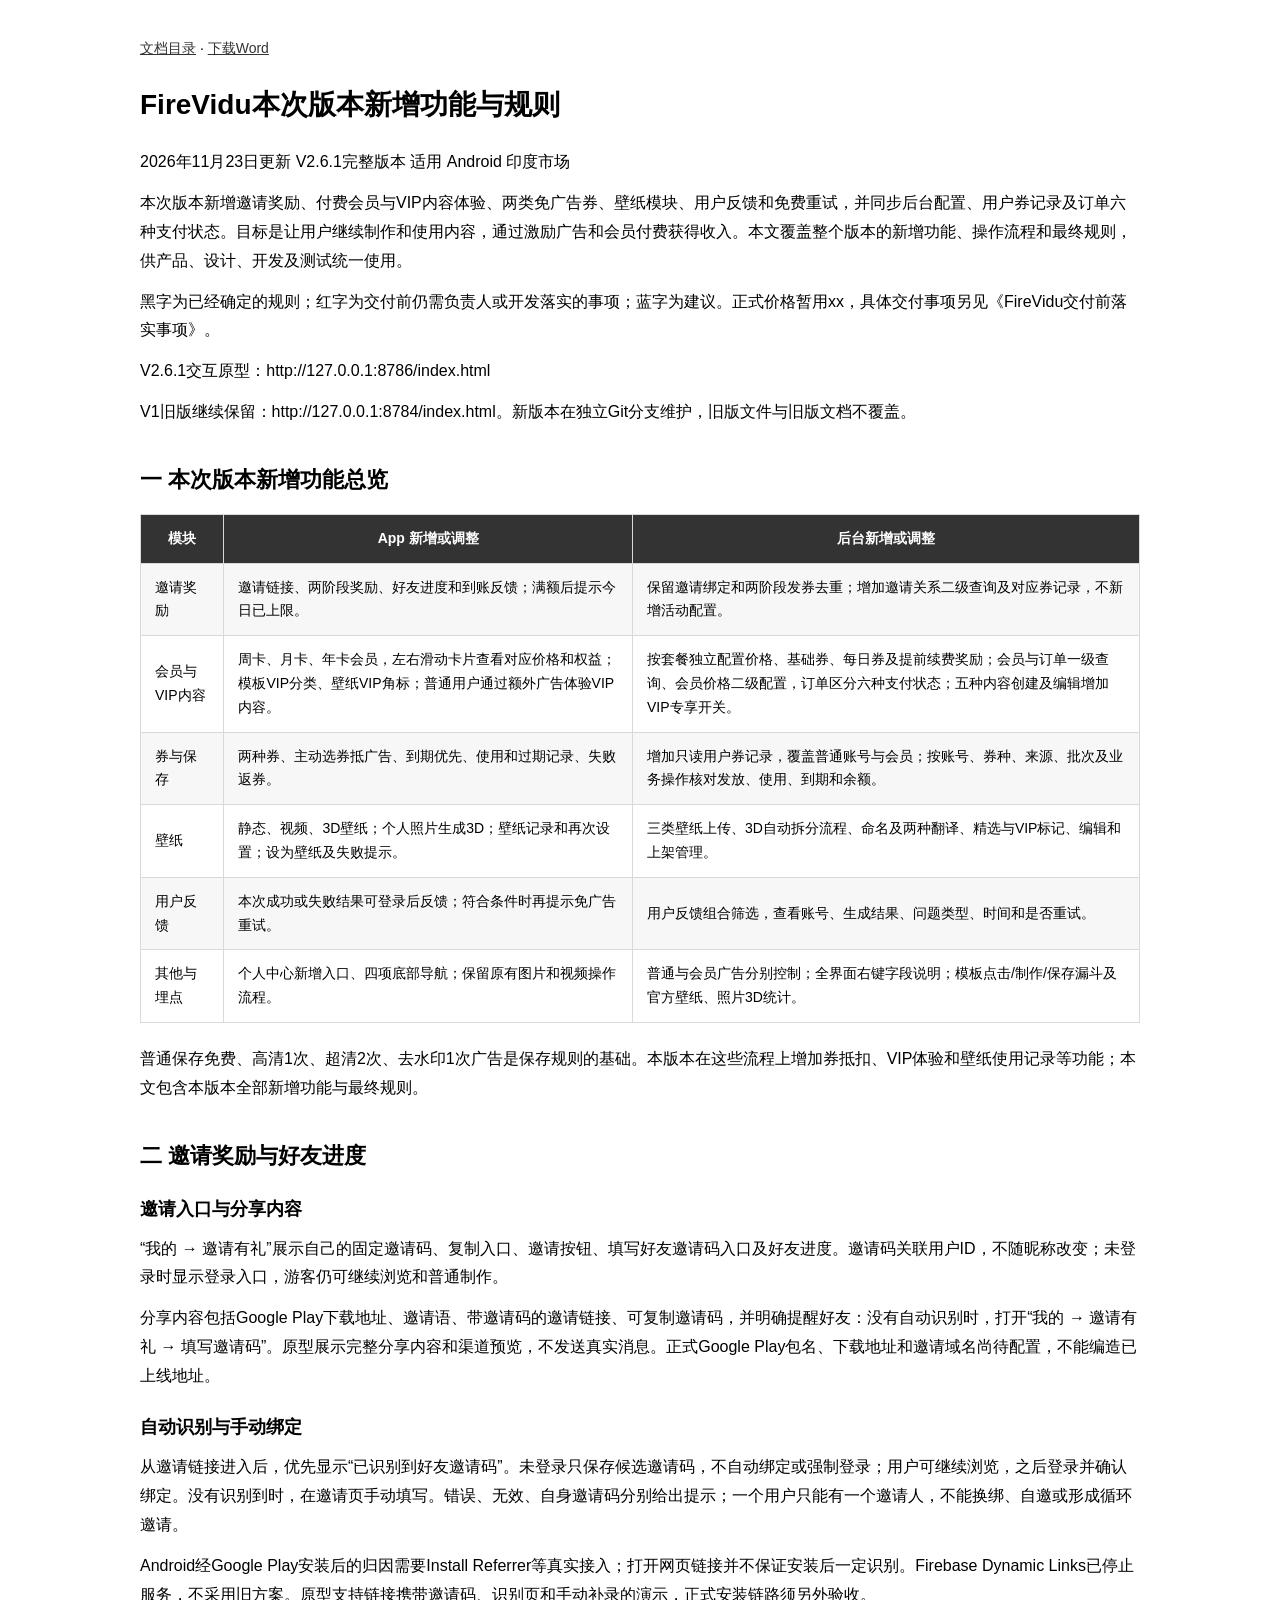
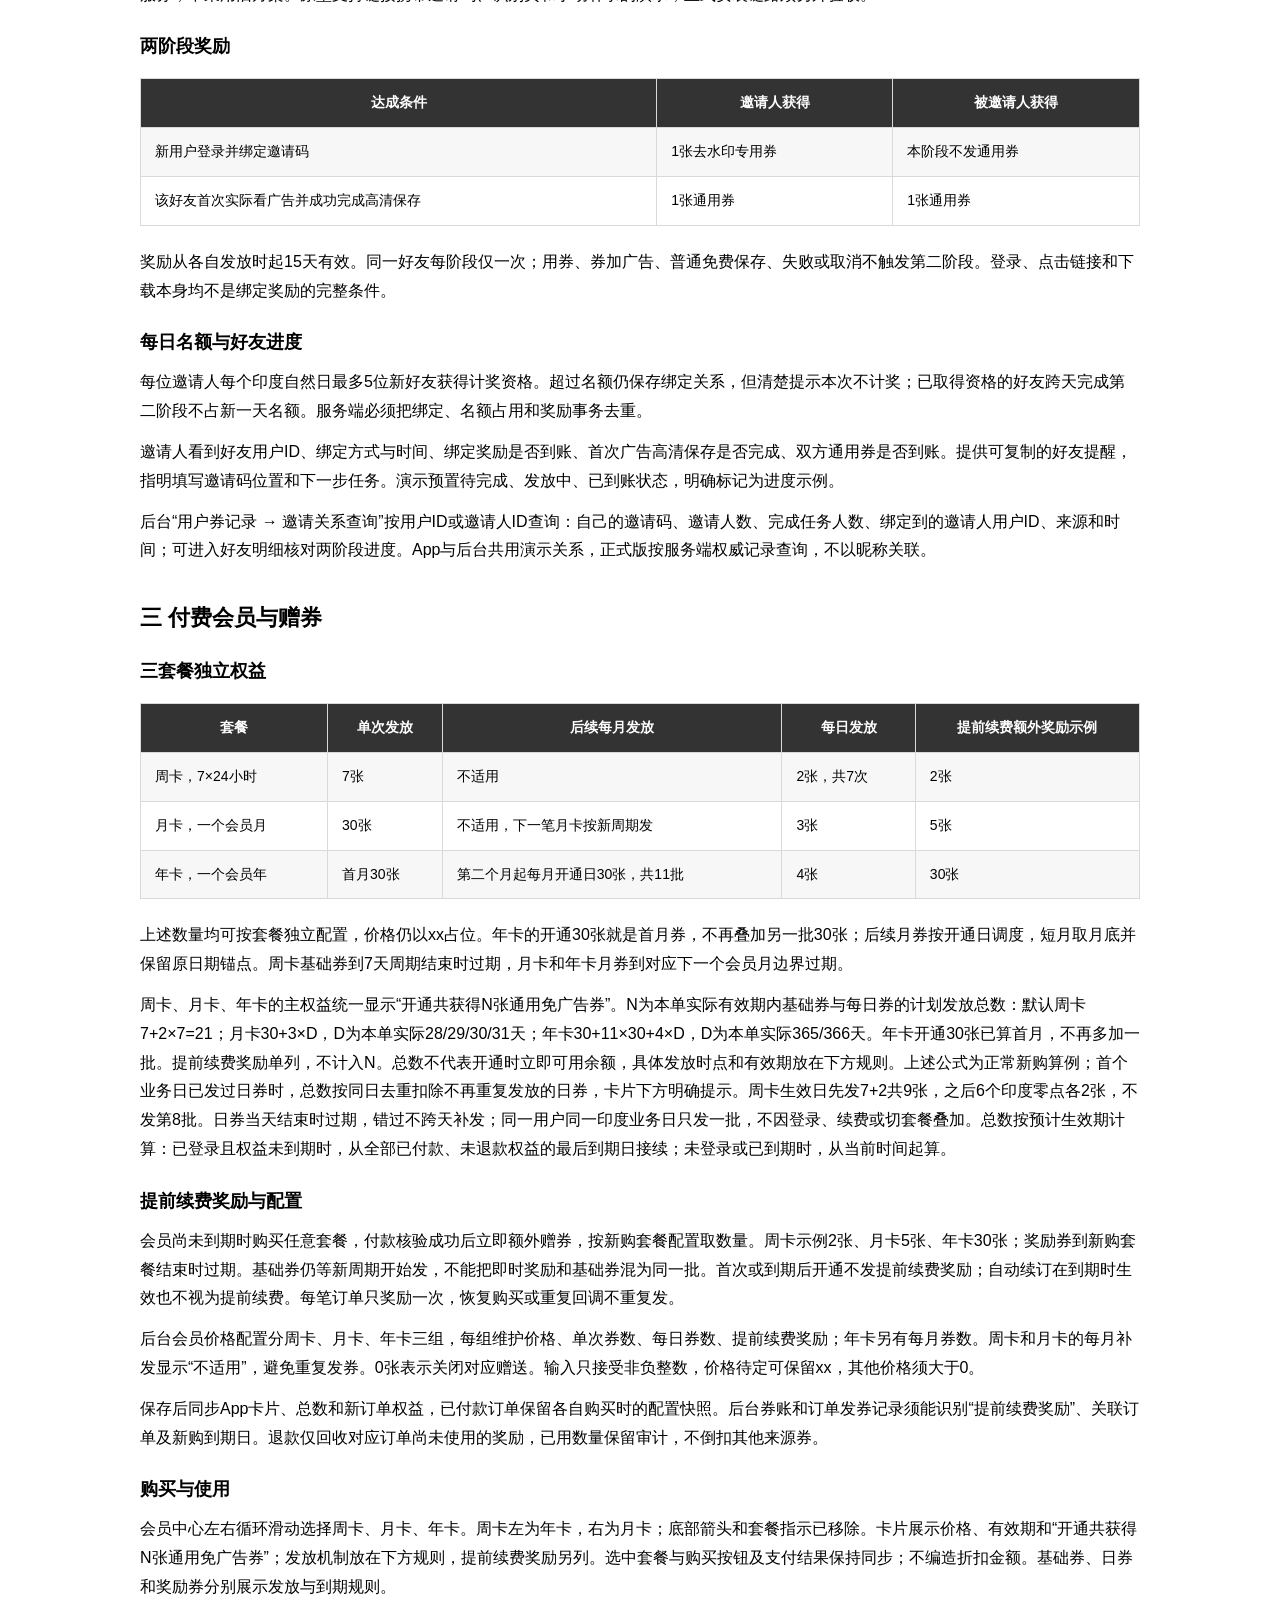
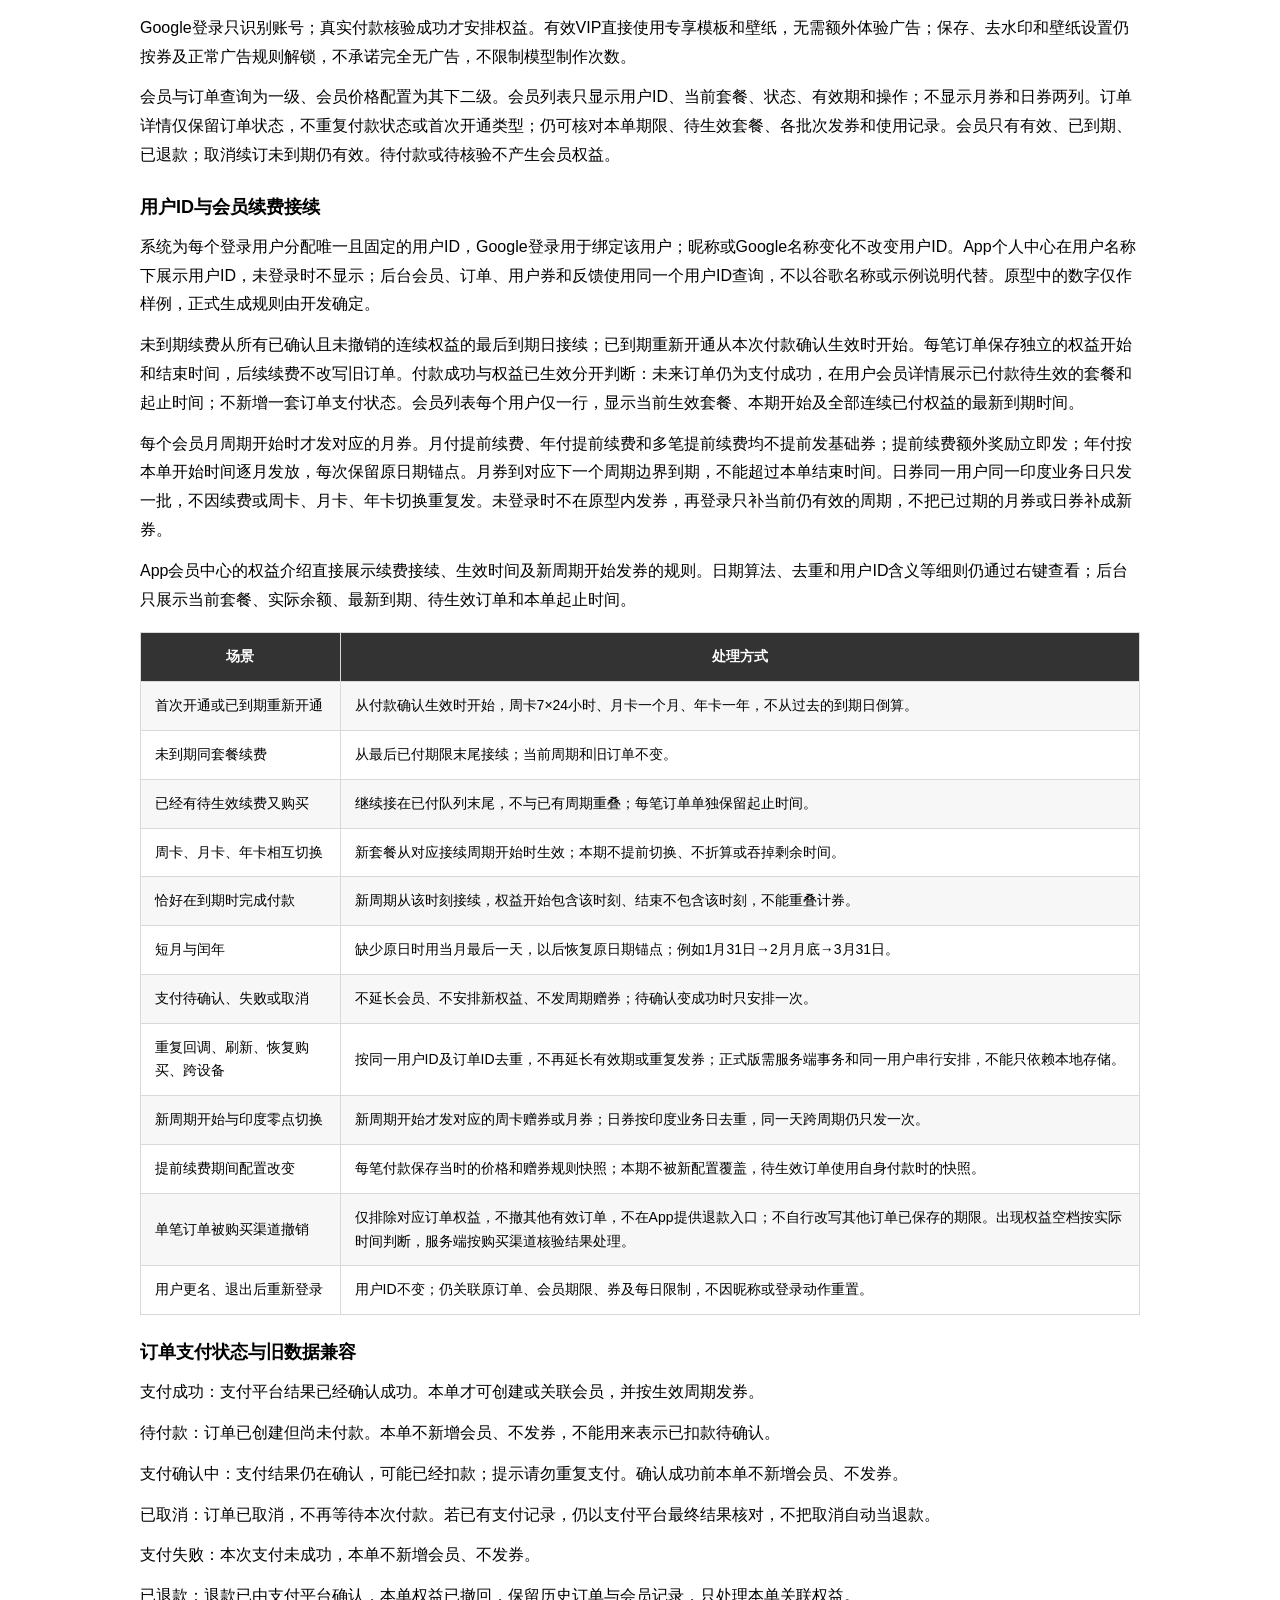
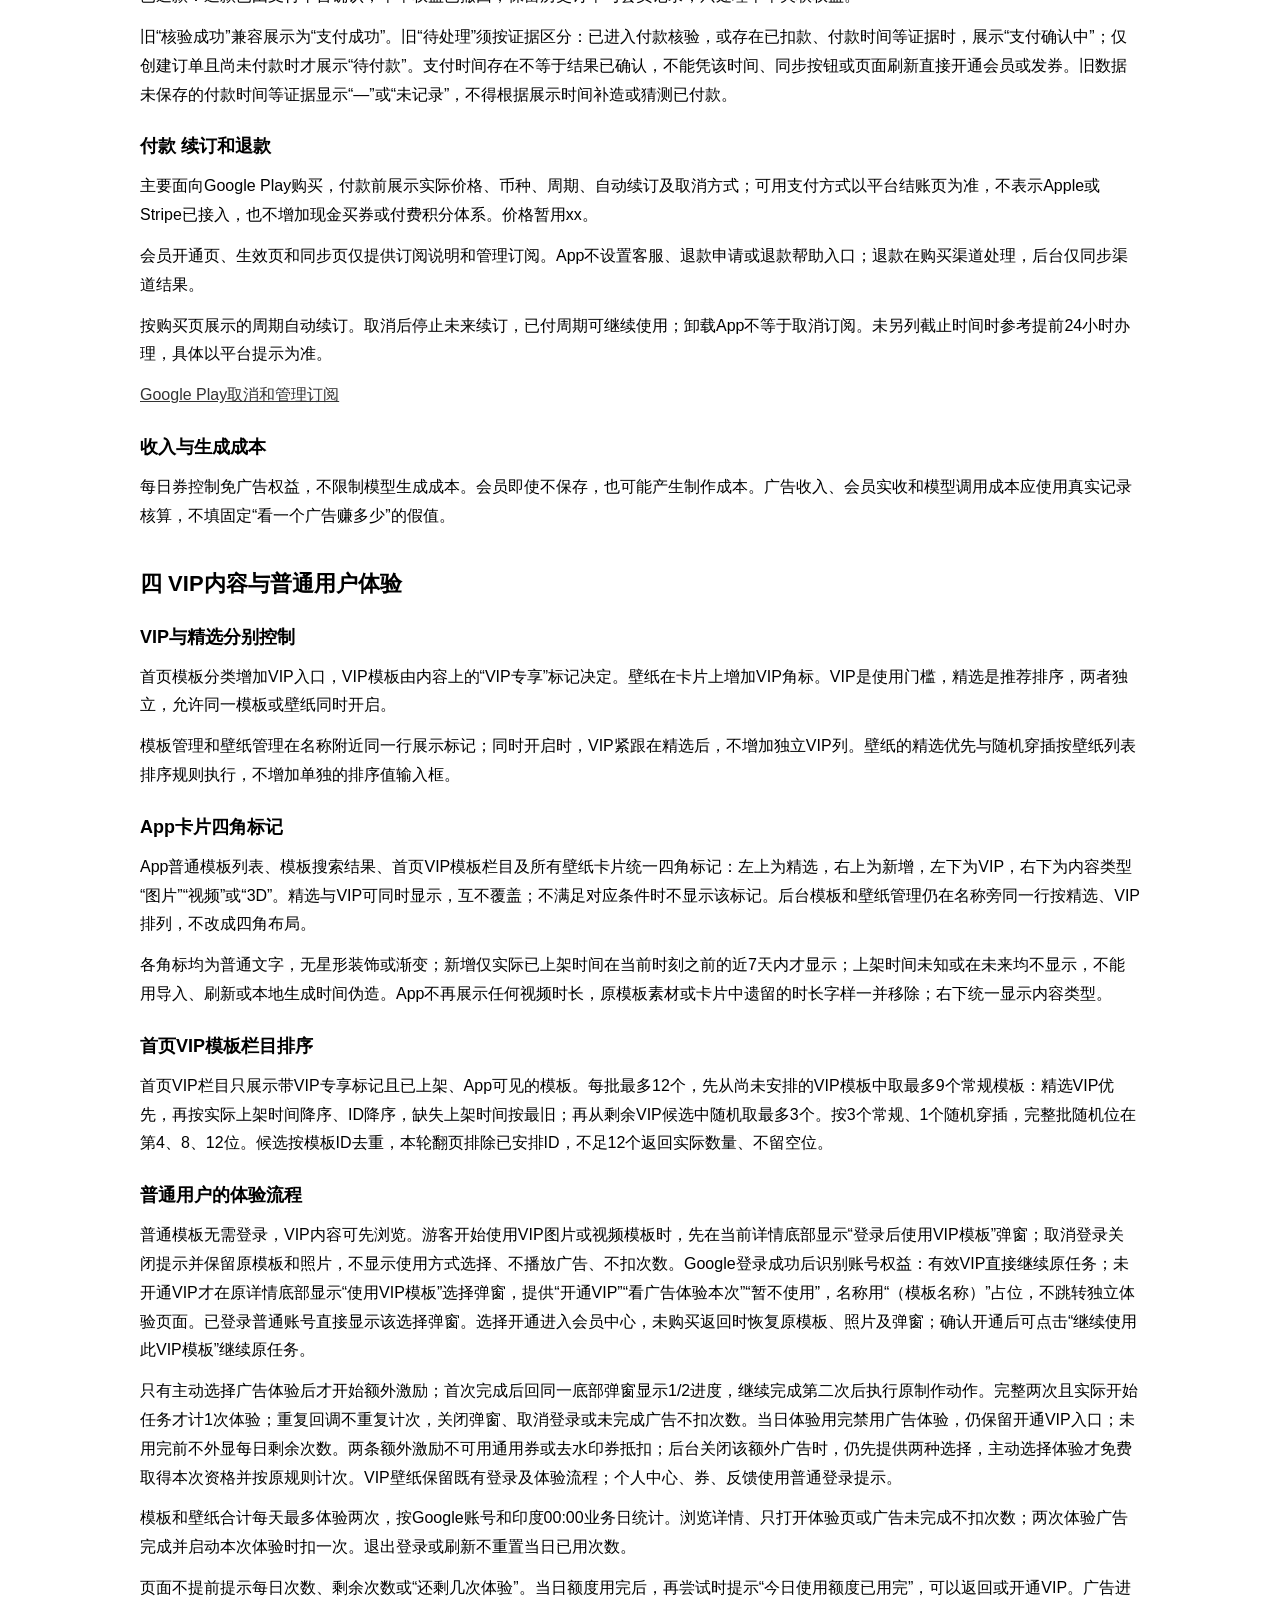
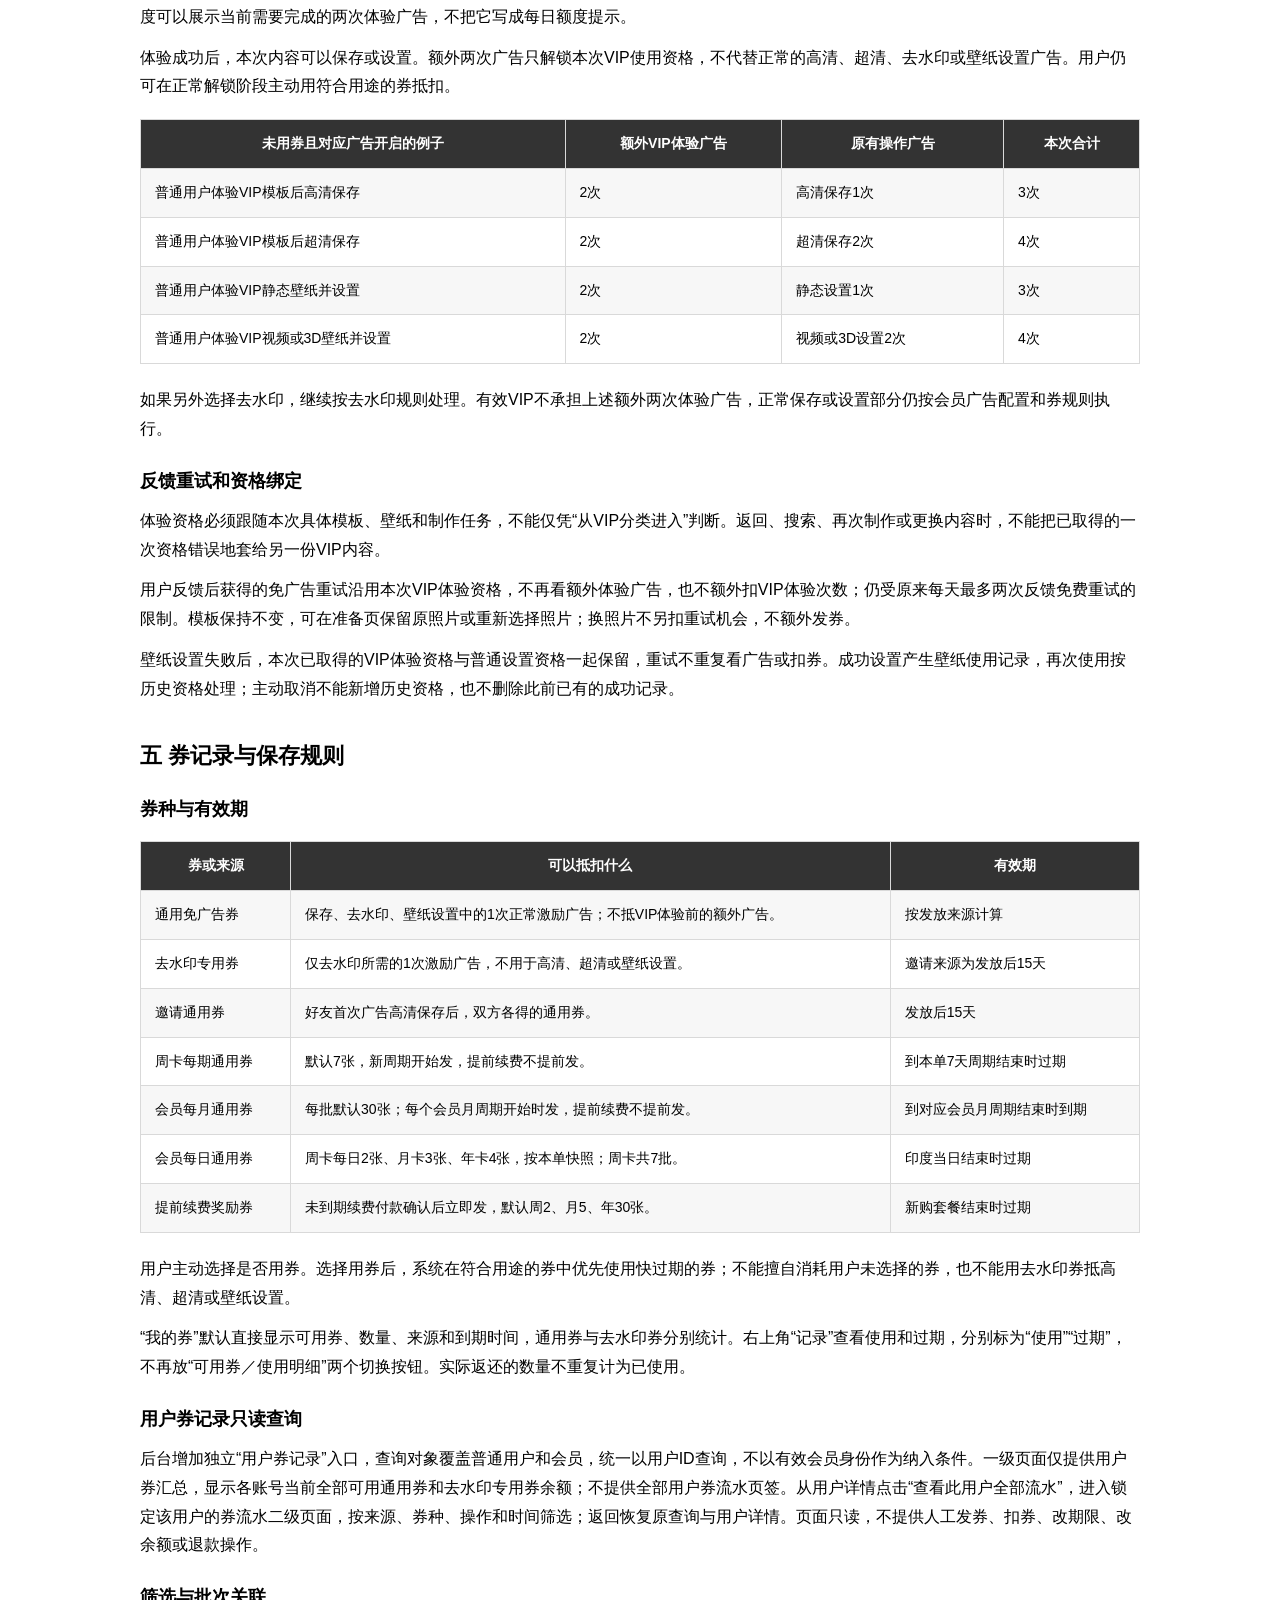
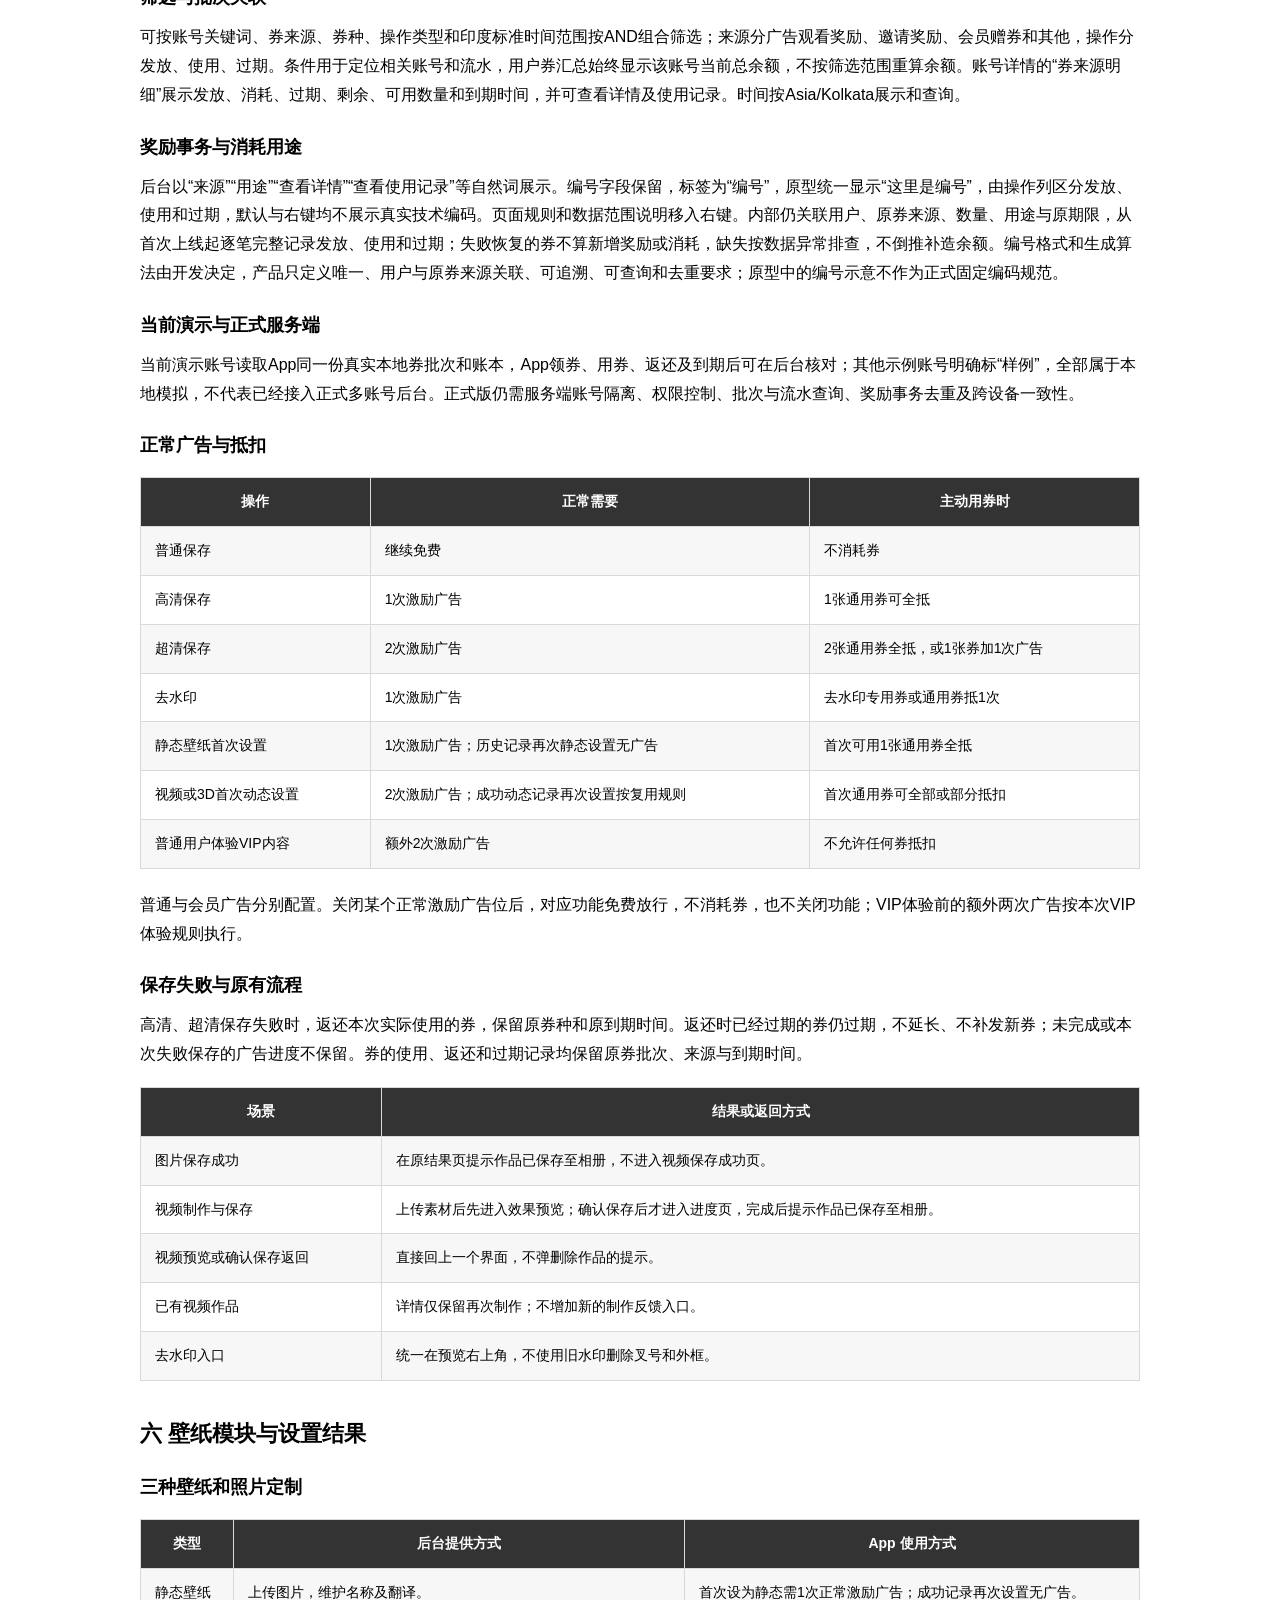
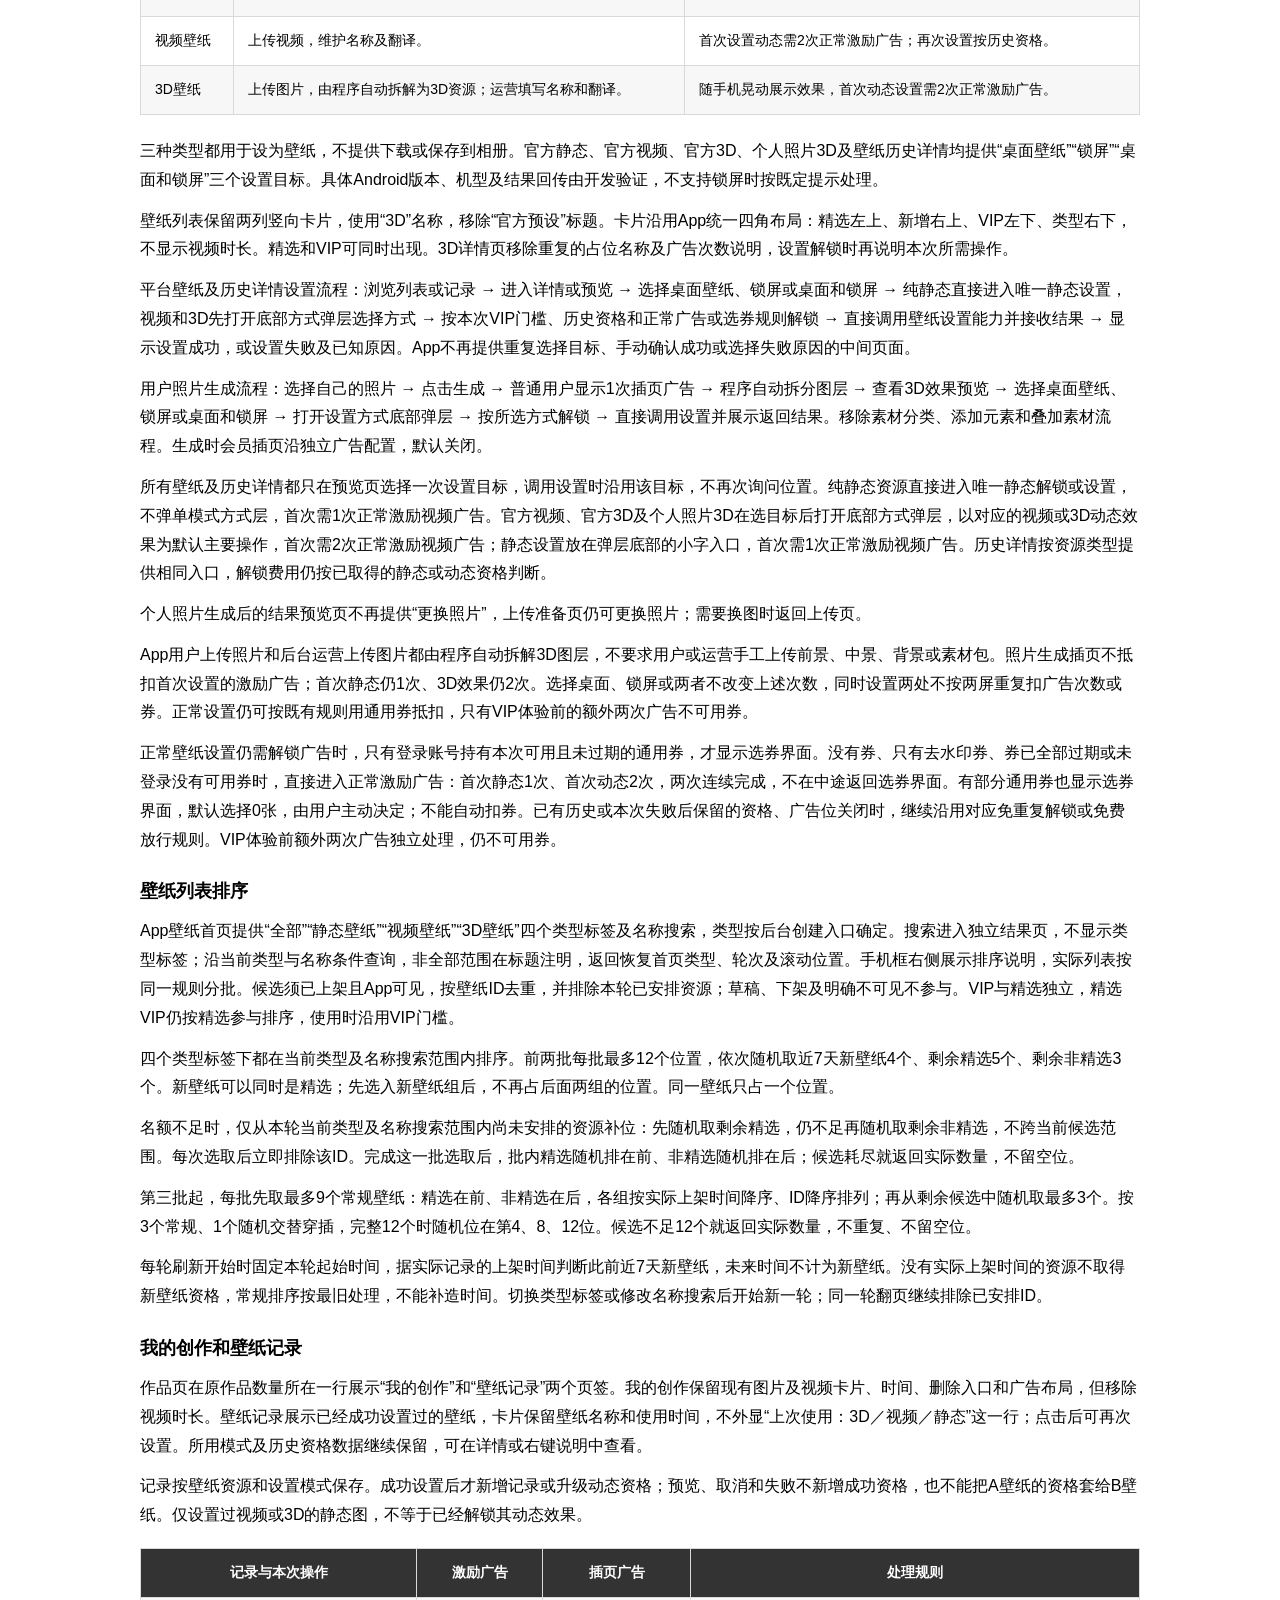
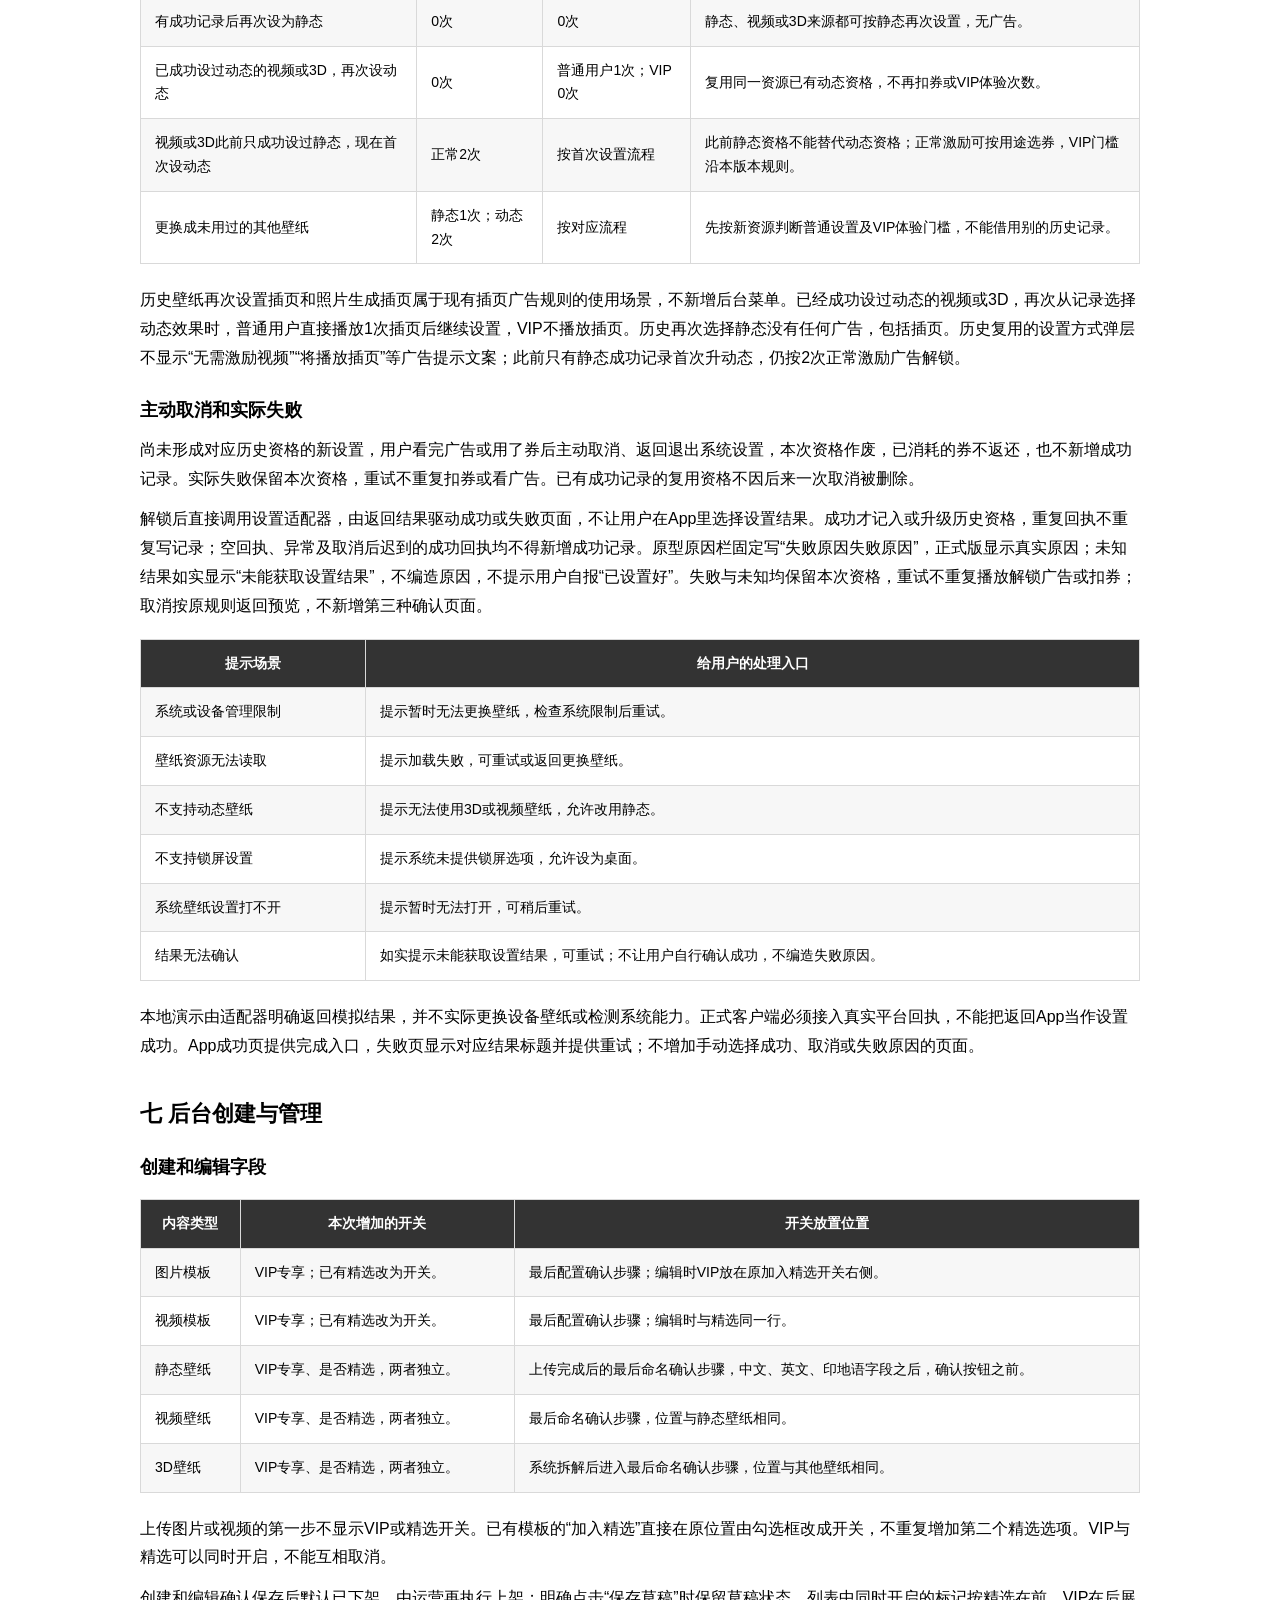
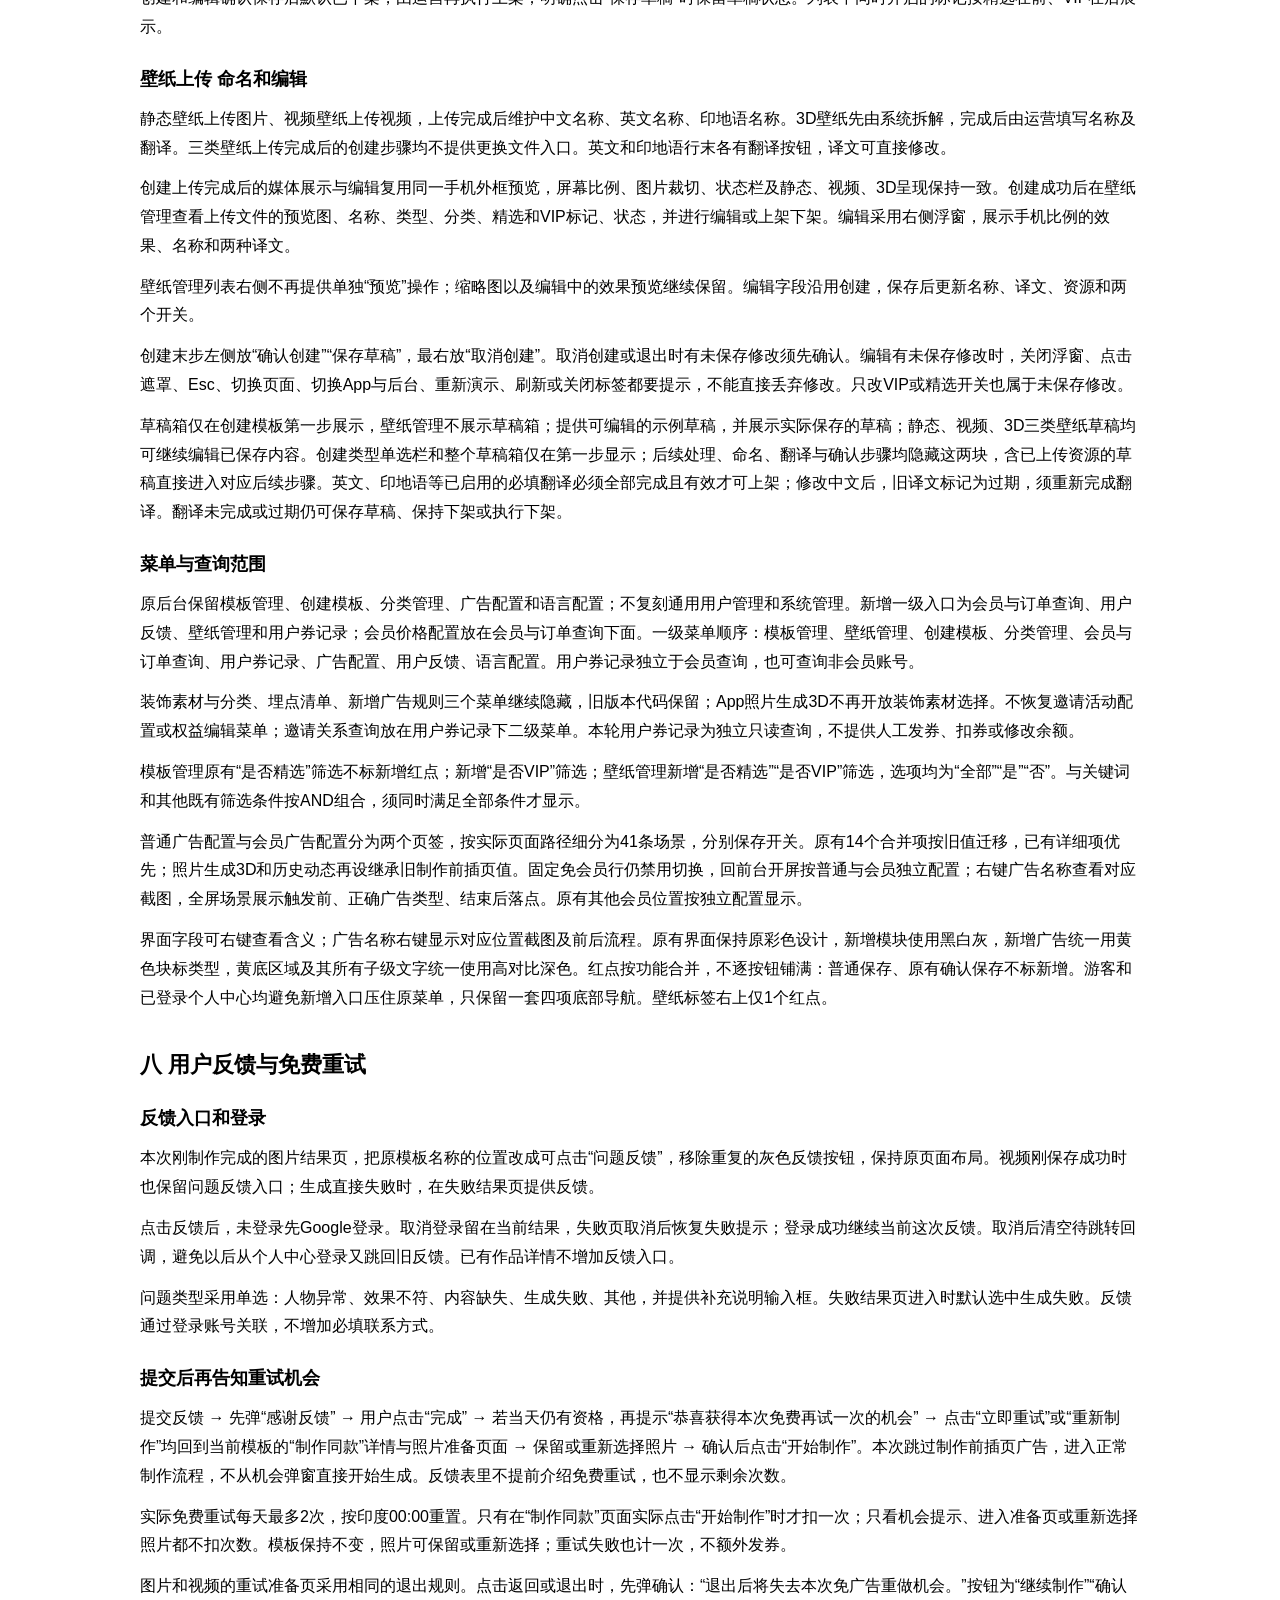
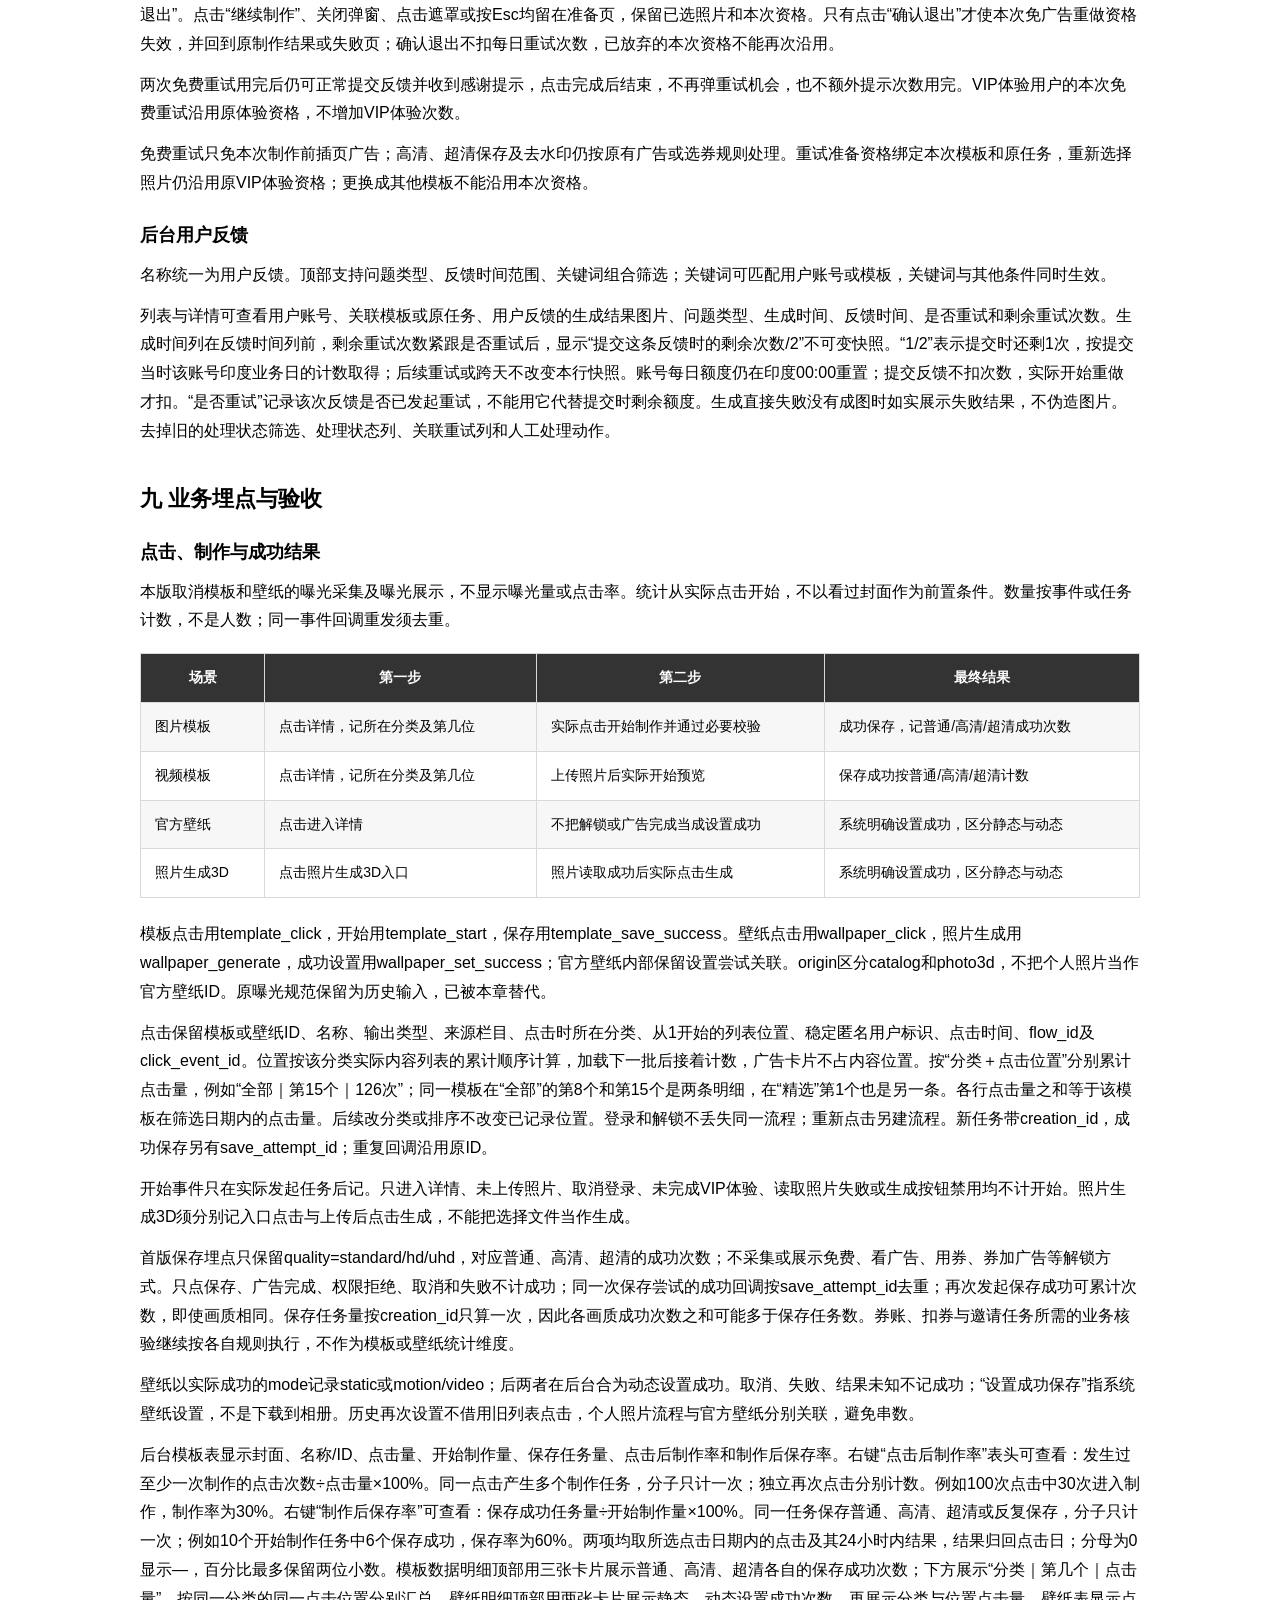
<file: 文档/FireVidu本次版本新增功能与规则.html>
<!doctype html><html lang="zh-CN"><head><meta charset="utf-8"><meta name="viewport" content="width=device-width,initial-scale=1"><title>FireVidu本次版本新增功能与规则</title><style>body{max-width:1000px;margin:36px auto;padding:0 24px 64px;color:#000;background:#fff;font:16px/1.8 -apple-system,BlinkMacSystemFont,"PingFang SC","Microsoft YaHei",sans-serif}h1{font-size:28px;line-height:1.4;margin:0 0 24px;color:#000}h2{font-size:22px;line-height:1.5;margin:36px 0 16px;color:#000}h3{font-size:18px;line-height:1.5;margin:24px 0 12px;color:#000}p{margin:12px 0}.table-wrap{overflow-x:auto;margin:18px 0 22px}table{border-collapse:collapse;min-width:720px;width:100%;font-size:14px;line-height:1.7}th,td{border:1px solid #d9d9d9;padding:12px 14px;vertical-align:middle}th{color:#fff;background:#333;text-align:center}tr:nth-child(even) td{background:#f7f7f7}a{color:#333}.links{margin:0 0 24px;font-size:14px} @media print{body{max-width:none;margin:0;padding:0}table{min-width:0}.links{display:none}h2,h3{break-after:avoid}tr{break-inside:avoid}}</style></head><body><p class="links"><a href="index.html">文档目录</a> · <a href="FireVidu本次版本新增功能与规则.docx">下载Word</a></p><h1>FireVidu本次版本新增功能与规则</h1><p>2026年11月23日更新  V2.6.1完整版本  适用 Android 印度市场</p><p>本次版本新增邀请奖励、付费会员与VIP内容体验、两类免广告券、壁纸模块、用户反馈和免费重试，并同步后台配置、用户券记录及订单六种支付状态。目标是让用户继续制作和使用内容，通过激励广告和会员付费获得收入。本文覆盖整个版本的新增功能、操作流程和最终规则，供产品、设计、开发及测试统一使用。</p><p>黑字为已经确定的规则；红字为交付前仍需负责人或开发落实的事项；蓝字为建议。正式价格暂用xx，具体交付事项另见《FireVidu交付前落实事项》。</p><p>V2.6.1交互原型：http://127.0.0.1:8786/index.html</p><p>V1旧版继续保留：http://127.0.0.1:8784/index.html。新版本在独立Git分支维护，旧版文件与旧版文档不覆盖。</p><h2>一 本次版本新增功能总览</h2><div class="table-wrap"><table><tr><th>模块</th><th>App 新增或调整</th><th>后台新增或调整</th></tr><tr><td>邀请奖励</td><td>邀请链接、两阶段奖励、好友进度和到账反馈；满额后提示今日已上限。</td><td>保留邀请绑定和两阶段发券去重；增加邀请关系二级查询及对应券记录，不新增活动配置。</td></tr><tr><td>会员与VIP内容</td><td>周卡、月卡、年卡会员，左右滑动卡片查看对应价格和权益；模板VIP分类、壁纸VIP角标；普通用户通过额外广告体验VIP内容。</td><td>按套餐独立配置价格、基础券、每日券及提前续费奖励；会员与订单一级查询、会员价格二级配置，订单区分六种支付状态；五种内容创建及编辑增加VIP专享开关。</td></tr><tr><td>券与保存</td><td>两种券、主动选券抵广告、到期优先、使用和过期记录、失败返券。</td><td>增加只读用户券记录，覆盖普通账号与会员；按账号、券种、来源、批次及业务操作核对发放、使用、到期和余额。</td></tr><tr><td>壁纸</td><td>静态、视频、3D壁纸；个人照片生成3D；壁纸记录和再次设置；设为壁纸及失败提示。</td><td>三类壁纸上传、3D自动拆分流程、命名及两种翻译、精选与VIP标记、编辑和上架管理。</td></tr><tr><td>用户反馈</td><td>本次成功或失败结果可登录后反馈；符合条件时再提示免广告重试。</td><td>用户反馈组合筛选，查看账号、生成结果、问题类型、时间和是否重试。</td></tr><tr><td>其他与埋点</td><td>个人中心新增入口、四项底部导航；保留原有图片和视频操作流程。</td><td>普通与会员广告分别控制；全界面右键字段说明；模板点击/制作/保存漏斗及官方壁纸、照片3D统计。</td></tr></table></div><p>普通保存免费、高清1次、超清2次、去水印1次广告是保存规则的基础。本版本在这些流程上增加券抵扣、VIP体验和壁纸使用记录等功能；本文包含本版本全部新增功能与最终规则。</p><h2>二 邀请奖励与好友进度</h2><h3>邀请入口与分享内容</h3><p>“我的 → 邀请有礼”展示自己的固定邀请码、复制入口、邀请按钮、填写好友邀请码入口及好友进度。邀请码关联用户ID，不随昵称改变；未登录时显示登录入口，游客仍可继续浏览和普通制作。</p><p>分享内容包括Google Play下载地址、邀请语、带邀请码的邀请链接、可复制邀请码，并明确提醒好友：没有自动识别时，打开“我的 → 邀请有礼 → 填写邀请码”。原型展示完整分享内容和渠道预览，不发送真实消息。正式Google Play包名、下载地址和邀请域名尚待配置，不能编造已上线地址。</p><h3>自动识别与手动绑定</h3><p>从邀请链接进入后，优先显示“已识别到好友邀请码”。未登录只保存候选邀请码，不自动绑定或强制登录；用户可继续浏览，之后登录并确认绑定。没有识别到时，在邀请页手动填写。错误、无效、自身邀请码分别给出提示；一个用户只能有一个邀请人，不能换绑、自邀或形成循环邀请。</p><p>Android经Google Play安装后的归因需要Install Referrer等真实接入；打开网页链接并不保证安装后一定识别。Firebase Dynamic Links已停止服务，不采用旧方案。原型支持链接携带邀请码、识别页和手动补录的演示，正式安装链路须另外验收。</p><h3>两阶段奖励</h3><div class="table-wrap"><table><tr><th>达成条件</th><th>邀请人获得</th><th>被邀请人获得</th></tr><tr><td>新用户登录并绑定邀请码</td><td>1张去水印专用券</td><td>本阶段不发通用券</td></tr><tr><td>该好友首次实际看广告并成功完成高清保存</td><td>1张通用券</td><td>1张通用券</td></tr></table></div><p>奖励从各自发放时起15天有效。同一好友每阶段仅一次；用券、券加广告、普通免费保存、失败或取消不触发第二阶段。登录、点击链接和下载本身均不是绑定奖励的完整条件。</p><h3>每日名额与好友进度</h3><p>每位邀请人每个印度自然日最多5位新好友获得计奖资格。超过名额仍保存绑定关系，但清楚提示本次不计奖；已取得资格的好友跨天完成第二阶段不占新一天名额。服务端必须把绑定、名额占用和奖励事务去重。</p><p>邀请人看到好友用户ID、绑定方式与时间、绑定奖励是否到账、首次广告高清保存是否完成、双方通用券是否到账。提供可复制的好友提醒，指明填写邀请码位置和下一步任务。演示预置待完成、发放中、已到账状态，明确标记为进度示例。</p><p>后台“用户券记录 → 邀请关系查询”按用户ID或邀请人ID查询：自己的邀请码、邀请人数、完成任务人数、绑定到的邀请人用户ID、来源和时间；可进入好友明细核对两阶段进度。App与后台共用演示关系，正式版按服务端权威记录查询，不以昵称关联。</p><h2>三 付费会员与赠券</h2><h3>三套餐独立权益</h3><div class="table-wrap"><table><tr><th>套餐</th><th>单次发放</th><th>后续每月发放</th><th>每日发放</th><th>提前续费额外奖励示例</th></tr><tr><td>周卡，7×24小时</td><td>7张</td><td>不适用</td><td>2张，共7次</td><td>2张</td></tr><tr><td>月卡，一个会员月</td><td>30张</td><td>不适用，下一笔月卡按新周期发</td><td>3张</td><td>5张</td></tr><tr><td>年卡，一个会员年</td><td>首月30张</td><td>第二个月起每月开通日30张，共11批</td><td>4张</td><td>30张</td></tr></table></div><p>上述数量均可按套餐独立配置，价格仍以xx占位。年卡的开通30张就是首月券，不再叠加另一批30张；后续月券按开通日调度，短月取月底并保留原日期锚点。周卡基础券到7天周期结束时过期，月卡和年卡月券到对应下一个会员月边界过期。</p><p>周卡、月卡、年卡的主权益统一显示“开通共获得N张通用免广告券”。N为本单实际有效期内基础券与每日券的计划发放总数：默认周卡7+2×7=21；月卡30+3×D，D为本单实际28/29/30/31天；年卡30+11×30+4×D，D为本单实际365/366天。年卡开通30张已算首月，不再多加一批。提前续费奖励单列，不计入N。总数不代表开通时立即可用余额，具体发放时点和有效期放在下方规则。上述公式为正常新购算例；首个业务日已发过日券时，总数按同日去重扣除不再重复发放的日券，卡片下方明确提示。周卡生效日先发7+2共9张，之后6个印度零点各2张，不发第8批。日券当天结束时过期，错过不跨天补发；同一用户同一印度业务日只发一批，不因登录、续费或切套餐叠加。总数按预计生效期计算：已登录且权益未到期时，从全部已付款、未退款权益的最后到期日接续；未登录或已到期时，从当前时间起算。</p><h3>提前续费奖励与配置</h3><p>会员尚未到期时购买任意套餐，付款核验成功后立即额外赠券，按新购套餐配置取数量。周卡示例2张、月卡5张、年卡30张；奖励券到新购套餐结束时过期。基础券仍等新周期开始发，不能把即时奖励和基础券混为同一批。首次或到期后开通不发提前续费奖励；自动续订在到期时生效也不视为提前续费。每笔订单只奖励一次，恢复购买或重复回调不重复发。</p><p>后台会员价格配置分周卡、月卡、年卡三组，每组维护价格、单次券数、每日券数、提前续费奖励；年卡另有每月券数。周卡和月卡的每月补发显示“不适用”，避免重复发券。0张表示关闭对应赠送。输入只接受非负整数，价格待定可保留xx，其他价格须大于0。</p><p>保存后同步App卡片、总数和新订单权益，已付款订单保留各自购买时的配置快照。后台券账和订单发券记录须能识别“提前续费奖励”、关联订单及新购到期日。退款仅回收对应订单尚未使用的奖励，已用数量保留审计，不倒扣其他来源券。</p><h3>购买与使用</h3><p>会员中心左右循环滑动选择周卡、月卡、年卡。周卡左为年卡，右为月卡；底部箭头和套餐指示已移除。卡片展示价格、有效期和“开通共获得N张通用免广告券”；发放机制放在下方规则，提前续费奖励另列。选中套餐与购买按钮及支付结果保持同步；不编造折扣金额。基础券、日券和奖励券分别展示发放与到期规则。</p><p>Google登录只识别账号；真实付款核验成功才安排权益。有效VIP直接使用专享模板和壁纸，无需额外体验广告；保存、去水印和壁纸设置仍按券及正常广告规则解锁，不承诺完全无广告，不限制模型制作次数。</p><p>会员与订单查询为一级、会员价格配置为其下二级。会员列表只显示用户ID、当前套餐、状态、有效期和操作；不显示月券和日券两列。订单详情仅保留订单状态，不重复付款状态或首次开通类型；仍可核对本单期限、待生效套餐、各批次发券和使用记录。会员只有有效、已到期、已退款；取消续订未到期仍有效。待付款或待核验不产生会员权益。</p><h3>用户ID与会员续费接续</h3><p>系统为每个登录用户分配唯一且固定的用户ID，Google登录用于绑定该用户；昵称或Google名称变化不改变用户ID。App个人中心在用户名称下展示用户ID，未登录时不显示；后台会员、订单、用户券和反馈使用同一个用户ID查询，不以谷歌名称或示例说明代替。原型中的数字仅作样例，正式生成规则由开发确定。</p><p>未到期续费从所有已确认且未撤销的连续权益的最后到期日接续；已到期重新开通从本次付款确认生效时开始。每笔订单保存独立的权益开始和结束时间，后续续费不改写旧订单。付款成功与权益已生效分开判断：未来订单仍为支付成功，在用户会员详情展示已付款待生效的套餐和起止时间；不新增一套订单支付状态。会员列表每个用户仅一行，显示当前生效套餐、本期开始及全部连续已付权益的最新到期时间。</p><p>每个会员月周期开始时才发对应的月券。月付提前续费、年付提前续费和多笔提前续费均不提前发基础券；提前续费额外奖励立即发；年付按本单开始时间逐月发放，每次保留原日期锚点。月券到对应下一个周期边界到期，不能超过本单结束时间。日券同一用户同一印度业务日只发一批，不因续费或周卡、月卡、年卡切换重复发。未登录时不在原型内发券，再登录只补当前仍有效的周期，不把已过期的月券或日券补成新券。</p><p>App会员中心的权益介绍直接展示续费接续、生效时间及新周期开始发券的规则。日期算法、去重和用户ID含义等细则仍通过右键查看；后台只展示当前套餐、实际余额、最新到期、待生效订单和本单起止时间。</p><div class="table-wrap"><table><tr><th>场景</th><th>处理方式</th></tr><tr><td>首次开通或已到期重新开通</td><td>从付款确认生效时开始，周卡7×24小时、月卡一个月、年卡一年，不从过去的到期日倒算。</td></tr><tr><td>未到期同套餐续费</td><td>从最后已付期限末尾接续；当前周期和旧订单不变。</td></tr><tr><td>已经有待生效续费又购买</td><td>继续接在已付队列末尾，不与已有周期重叠；每笔订单单独保留起止时间。</td></tr><tr><td>周卡、月卡、年卡相互切换</td><td>新套餐从对应接续周期开始时生效；本期不提前切换、不折算或吞掉剩余时间。</td></tr><tr><td>恰好在到期时完成付款</td><td>新周期从该时刻接续，权益开始包含该时刻、结束不包含该时刻，不能重叠计券。</td></tr><tr><td>短月与闰年</td><td>缺少原日时用当月最后一天，以后恢复原日期锚点；例如1月31日→2月月底→3月31日。</td></tr><tr><td>支付待确认、失败或取消</td><td>不延长会员、不安排新权益、不发周期赠券；待确认变成功时只安排一次。</td></tr><tr><td>重复回调、刷新、恢复购买、跨设备</td><td>按同一用户ID及订单ID去重，不再延长有效期或重复发券；正式版需服务端事务和同一用户串行安排，不能只依赖本地存储。</td></tr><tr><td>新周期开始与印度零点切换</td><td>新周期开始才发对应的周卡赠券或月券；日券按印度业务日去重，同一天跨周期仍只发一次。</td></tr><tr><td>提前续费期间配置改变</td><td>每笔付款保存当时的价格和赠券规则快照；本期不被新配置覆盖，待生效订单使用自身付款时的快照。</td></tr><tr><td>单笔订单被购买渠道撤销</td><td>仅排除对应订单权益，不撤其他有效订单，不在App提供退款入口；不自行改写其他订单已保存的期限。出现权益空档按实际时间判断，服务端按购买渠道核验结果处理。</td></tr><tr><td>用户更名、退出后重新登录</td><td>用户ID不变；仍关联原订单、会员期限、券及每日限制，不因昵称或登录动作重置。</td></tr></table></div><h3>订单支付状态与旧数据兼容</h3><p>支付成功：支付平台结果已经确认成功。本单才可创建或关联会员，并按生效周期发券。</p><p>待付款：订单已创建但尚未付款。本单不新增会员、不发券，不能用来表示已扣款待确认。</p><p>支付确认中：支付结果仍在确认，可能已经扣款；提示请勿重复支付。确认成功前本单不新增会员、不发券。</p><p>已取消：订单已取消，不再等待本次付款。若已有支付记录，仍以支付平台最终结果核对，不把取消自动当退款。</p><p>支付失败：本次支付未成功，本单不新增会员、不发券。</p><p>已退款：退款已由支付平台确认，本单权益已撤回，保留历史订单与会员记录，只处理本单关联权益。</p><p>旧“核验成功”兼容展示为“支付成功”。旧“待处理”须按证据区分：已进入付款核验，或存在已扣款、付款时间等证据时，展示“支付确认中”；仅创建订单且尚未付款时才展示“待付款”。支付时间存在不等于结果已确认，不能凭该时间、同步按钮或页面刷新直接开通会员或发券。旧数据未保存的付款时间等证据显示“—”或“未记录”，不得根据展示时间补造或猜测已付款。</p><h3>付款 续订和退款</h3><p>主要面向Google Play购买，付款前展示实际价格、币种、周期、自动续订及取消方式；可用支付方式以平台结账页为准，不表示Apple或Stripe已接入，也不增加现金买券或付费积分体系。价格暂用xx。</p><p>会员开通页、生效页和同步页仅提供订阅说明和管理订阅。App不设置客服、退款申请或退款帮助入口；退款在购买渠道处理，后台仅同步渠道结果。</p><p>按购买页展示的周期自动续订。取消后停止未来续订，已付周期可继续使用；卸载App不等于取消订阅。未另列截止时间时参考提前24小时办理，具体以平台提示为准。</p><p><a href="https://support.google.com/googleplay/answer/7018481?hl=zh-Hans">Google Play取消和管理订阅</a></p><h3>收入与生成成本</h3><p>每日券控制免广告权益，不限制模型生成成本。会员即使不保存，也可能产生制作成本。广告收入、会员实收和模型调用成本应使用真实记录核算，不填固定“看一个广告赚多少”的假值。</p><h2>四 VIP内容与普通用户体验</h2><h3>VIP与精选分别控制</h3><p>首页模板分类增加VIP入口，VIP模板由内容上的“VIP专享”标记决定。壁纸在卡片上增加VIP角标。VIP是使用门槛，精选是推荐排序，两者独立，允许同一模板或壁纸同时开启。</p><p>模板管理和壁纸管理在名称附近同一行展示标记；同时开启时，VIP紧跟在精选后，不增加独立VIP列。壁纸的精选优先与随机穿插按壁纸列表排序规则执行，不增加单独的排序值输入框。</p><h3>App卡片四角标记</h3><p>App普通模板列表、模板搜索结果、首页VIP模板栏目及所有壁纸卡片统一四角标记：左上为精选，右上为新增，左下为VIP，右下为内容类型“图片”“视频”或“3D”。精选与VIP可同时显示，互不覆盖；不满足对应条件时不显示该标记。后台模板和壁纸管理仍在名称旁同一行按精选、VIP排列，不改成四角布局。</p><p>各角标均为普通文字，无星形装饰或渐变；新增仅实际已上架时间在当前时刻之前的近7天内才显示；上架时间未知或在未来均不显示，不能用导入、刷新或本地生成时间伪造。App不再展示任何视频时长，原模板素材或卡片中遗留的时长字样一并移除；右下统一显示内容类型。</p><h3>首页VIP模板栏目排序</h3><p>首页VIP栏目只展示带VIP专享标记且已上架、App可见的模板。每批最多12个，先从尚未安排的VIP模板中取最多9个常规模板：精选VIP优先，再按实际上架时间降序、ID降序，缺失上架时间按最旧；再从剩余VIP候选中随机取最多3个。按3个常规、1个随机穿插，完整批随机位在第4、8、12位。候选按模板ID去重，本轮翻页排除已安排ID，不足12个返回实际数量、不留空位。</p><h3>普通用户的体验流程</h3><p>普通模板无需登录，VIP内容可先浏览。游客开始使用VIP图片或视频模板时，先在当前详情底部显示“登录后使用VIP模板”弹窗；取消登录关闭提示并保留原模板和照片，不显示使用方式选择、不播放广告、不扣次数。Google登录成功后识别账号权益：有效VIP直接继续原任务；未开通VIP才在原详情底部显示“使用VIP模板”选择弹窗，提供“开通VIP”“看广告体验本次”“暂不使用”，名称用“（模板名称）”占位，不跳转独立体验页面。已登录普通账号直接显示该选择弹窗。选择开通进入会员中心，未购买返回时恢复原模板、照片及弹窗；确认开通后可点击“继续使用此VIP模板”继续原任务。</p><p>只有主动选择广告体验后才开始额外激励；首次完成后回同一底部弹窗显示1/2进度，继续完成第二次后执行原制作动作。完整两次且实际开始任务才计1次体验；重复回调不重复计次，关闭弹窗、取消登录或未完成广告不扣次数。当日体验用完禁用广告体验，仍保留开通VIP入口；未用完前不外显每日剩余次数。两条额外激励不可用通用券或去水印券抵扣；后台关闭该额外广告时，仍先提供两种选择，主动选择体验才免费取得本次资格并按原规则计次。VIP壁纸保留既有登录及体验流程；个人中心、券、反馈使用普通登录提示。</p><p>模板和壁纸合计每天最多体验两次，按Google账号和印度00:00业务日统计。浏览详情、只打开体验页或广告未完成不扣次数；两次体验广告完成并启动本次体验时扣一次。退出登录或刷新不重置当日已用次数。</p><p>页面不提前提示每日次数、剩余次数或“还剩几次体验”。当日额度用完后，再尝试时提示“今日使用额度已用完”，可以返回或开通VIP。广告进度可以展示当前需要完成的两次体验广告，不把它写成每日额度提示。</p><p>体验成功后，本次内容可以保存或设置。额外两次广告只解锁本次VIP使用资格，不代替正常的高清、超清、去水印或壁纸设置广告。用户仍可在正常解锁阶段主动用符合用途的券抵扣。</p><div class="table-wrap"><table><tr><th>未用券且对应广告开启的例子</th><th>额外VIP体验广告</th><th>原有操作广告</th><th>本次合计</th></tr><tr><td>普通用户体验VIP模板后高清保存</td><td>2次</td><td>高清保存1次</td><td>3次</td></tr><tr><td>普通用户体验VIP模板后超清保存</td><td>2次</td><td>超清保存2次</td><td>4次</td></tr><tr><td>普通用户体验VIP静态壁纸并设置</td><td>2次</td><td>静态设置1次</td><td>3次</td></tr><tr><td>普通用户体验VIP视频或3D壁纸并设置</td><td>2次</td><td>视频或3D设置2次</td><td>4次</td></tr></table></div><p>如果另外选择去水印，继续按去水印规则处理。有效VIP不承担上述额外两次体验广告，正常保存或设置部分仍按会员广告配置和券规则执行。</p><h3>反馈重试和资格绑定</h3><p>体验资格必须跟随本次具体模板、壁纸和制作任务，不能仅凭“从VIP分类进入”判断。返回、搜索、再次制作或更换内容时，不能把已取得的一次资格错误地套给另一份VIP内容。</p><p>用户反馈后获得的免广告重试沿用本次VIP体验资格，不再看额外体验广告，也不额外扣VIP体验次数；仍受原来每天最多两次反馈免费重试的限制。模板保持不变，可在准备页保留原照片或重新选择照片；换照片不另扣重试机会，不额外发券。</p><p>壁纸设置失败后，本次已取得的VIP体验资格与普通设置资格一起保留，重试不重复看广告或扣券。成功设置产生壁纸使用记录，再次使用按历史资格处理；主动取消不能新增历史资格，也不删除此前已有的成功记录。</p><h2>五 券记录与保存规则</h2><h3>券种与有效期</h3><div class="table-wrap"><table><tr><th>券或来源</th><th>可以抵扣什么</th><th>有效期</th></tr><tr><td>通用免广告券</td><td>保存、去水印、壁纸设置中的1次正常激励广告；不抵VIP体验前的额外广告。</td><td>按发放来源计算</td></tr><tr><td>去水印专用券</td><td>仅去水印所需的1次激励广告，不用于高清、超清或壁纸设置。</td><td>邀请来源为发放后15天</td></tr><tr><td>邀请通用券</td><td>好友首次广告高清保存后，双方各得的通用券。</td><td>发放后15天</td></tr><tr><td>周卡每期通用券</td><td>默认7张，新周期开始发，提前续费不提前发。</td><td>到本单7天周期结束时过期</td></tr><tr><td>会员每月通用券</td><td>每批默认30张；每个会员月周期开始时发，提前续费不提前发。</td><td>到对应会员月周期结束时到期</td></tr><tr><td>会员每日通用券</td><td>周卡每日2张、月卡3张、年卡4张，按本单快照；周卡共7批。</td><td>印度当日结束时过期</td></tr><tr><td>提前续费奖励券</td><td>未到期续费付款确认后立即发，默认周2、月5、年30张。</td><td>新购套餐结束时过期</td></tr></table></div><p>用户主动选择是否用券。选择用券后，系统在符合用途的券中优先使用快过期的券；不能擅自消耗用户未选择的券，也不能用去水印券抵高清、超清或壁纸设置。</p><p>“我的券”默认直接显示可用券、数量、来源和到期时间，通用券与去水印券分别统计。右上角“记录”查看使用和过期，分别标为“使用”“过期”，不再放“可用券／使用明细”两个切换按钮。实际返还的数量不重复计为已使用。</p><h3>用户券记录只读查询</h3><p>后台增加独立“用户券记录”入口，查询对象覆盖普通用户和会员，统一以用户ID查询，不以有效会员身份作为纳入条件。一级页面仅提供用户券汇总，显示各账号当前全部可用通用券和去水印专用券余额；不提供全部用户券流水页签。从用户详情点击“查看此用户全部流水”，进入锁定该用户的券流水二级页面，按来源、券种、操作和时间筛选；返回恢复原查询与用户详情。页面只读，不提供人工发券、扣券、改期限、改余额或退款操作。</p><h3>筛选与批次关联</h3><p>可按账号关键词、券来源、券种、操作类型和印度标准时间范围按AND组合筛选；来源分广告观看奖励、邀请奖励、会员赠券和其他，操作分发放、使用、过期。条件用于定位相关账号和流水，用户券汇总始终显示该账号当前总余额，不按筛选范围重算余额。账号详情的“券来源明细”展示发放、消耗、过期、剩余、可用数量和到期时间，并可查看详情及使用记录。时间按Asia/Kolkata展示和查询。</p><h3>奖励事务与消耗用途</h3><p>后台以“来源”“用途”“查看详情”“查看使用记录”等自然词展示。编号字段保留，标签为“编号”，原型统一显示“这里是编号”，由操作列区分发放、使用和过期，默认与右键均不展示真实技术编码。页面规则和数据范围说明移入右键。内部仍关联用户、原券来源、数量、用途与原期限，从首次上线起逐笔完整记录发放、使用和过期；失败恢复的券不算新增奖励或消耗，缺失按数据异常排查，不倒推补造余额。编号格式和生成算法由开发决定，产品只定义唯一、用户与原券来源关联、可追溯、可查询和去重要求；原型中的编号示意不作为正式固定编码规范。</p><h3>当前演示与正式服务端</h3><p>当前演示账号读取App同一份真实本地券批次和账本，App领券、用券、返还及到期后可在后台核对；其他示例账号明确标“样例”，全部属于本地模拟，不代表已经接入正式多账号后台。正式版仍需服务端账号隔离、权限控制、批次与流水查询、奖励事务去重及跨设备一致性。</p><h3>正常广告与抵扣</h3><div class="table-wrap"><table><tr><th>操作</th><th>正常需要</th><th>主动用券时</th></tr><tr><td>普通保存</td><td>继续免费</td><td>不消耗券</td></tr><tr><td>高清保存</td><td>1次激励广告</td><td>1张通用券可全抵</td></tr><tr><td>超清保存</td><td>2次激励广告</td><td>2张通用券全抵，或1张券加1次广告</td></tr><tr><td>去水印</td><td>1次激励广告</td><td>去水印专用券或通用券抵1次</td></tr><tr><td>静态壁纸首次设置</td><td>1次激励广告；历史记录再次静态设置无广告</td><td>首次可用1张通用券全抵</td></tr><tr><td>视频或3D首次动态设置</td><td>2次激励广告；成功动态记录再次设置按复用规则</td><td>首次通用券可全部或部分抵扣</td></tr><tr><td>普通用户体验VIP内容</td><td>额外2次激励广告</td><td>不允许任何券抵扣</td></tr></table></div><p>普通与会员广告分别配置。关闭某个正常激励广告位后，对应功能免费放行，不消耗券，也不关闭功能；VIP体验前的额外两次广告按本次VIP体验规则执行。</p><h3>保存失败与原有流程</h3><p>高清、超清保存失败时，返还本次实际使用的券，保留原券种和原到期时间。返还时已经过期的券仍过期，不延长、不补发新券；未完成或本次失败保存的广告进度不保留。券的使用、返还和过期记录均保留原券批次、来源与到期时间。</p><div class="table-wrap"><table><tr><th>场景</th><th>结果或返回方式</th></tr><tr><td>图片保存成功</td><td>在原结果页提示作品已保存至相册，不进入视频保存成功页。</td></tr><tr><td>视频制作与保存</td><td>上传素材后先进入效果预览；确认保存后才进入进度页，完成后提示作品已保存至相册。</td></tr><tr><td>视频预览或确认保存返回</td><td>直接回上一个界面，不弹删除作品的提示。</td></tr><tr><td>已有视频作品</td><td>详情仅保留再次制作；不增加新的制作反馈入口。</td></tr><tr><td>去水印入口</td><td>统一在预览右上角，不使用旧水印删除叉号和外框。</td></tr></table></div><h2>六 壁纸模块与设置结果</h2><h3>三种壁纸和照片定制</h3><div class="table-wrap"><table><tr><th>类型</th><th>后台提供方式</th><th>App 使用方式</th></tr><tr><td>静态壁纸</td><td>上传图片，维护名称及翻译。</td><td>首次设为静态需1次正常激励广告；成功记录再次设置无广告。</td></tr><tr><td>视频壁纸</td><td>上传视频，维护名称及翻译。</td><td>首次设置动态需2次正常激励广告；再次设置按历史资格。</td></tr><tr><td>3D壁纸</td><td>上传图片，由程序自动拆解为3D资源；运营填写名称和翻译。</td><td>随手机晃动展示效果，首次动态设置需2次正常激励广告。</td></tr></table></div><p>三种类型都用于设为壁纸，不提供下载或保存到相册。官方静态、官方视频、官方3D、个人照片3D及壁纸历史详情均提供“桌面壁纸”“锁屏”“桌面和锁屏”三个设置目标。具体Android版本、机型及结果回传由开发验证，不支持锁屏时按既定提示处理。</p><p>壁纸列表保留两列竖向卡片，使用“3D”名称，移除“官方预设”标题。卡片沿用App统一四角布局：精选左上、新增右上、VIP左下、类型右下，不显示视频时长。精选和VIP可同时出现。3D详情页移除重复的占位名称及广告次数说明，设置解锁时再说明本次所需操作。</p><p>平台壁纸及历史详情设置流程：浏览列表或记录 → 进入详情或预览 → 选择桌面壁纸、锁屏或桌面和锁屏 → 纯静态直接进入唯一静态设置，视频和3D先打开底部方式弹层选择方式 → 按本次VIP门槛、历史资格和正常广告或选券规则解锁 → 直接调用壁纸设置能力并接收结果 → 显示设置成功，或设置失败及已知原因。App不再提供重复选择目标、手动确认成功或选择失败原因的中间页面。</p><p>用户照片生成流程：选择自己的照片 → 点击生成 → 普通用户显示1次插页广告 → 程序自动拆分图层 → 查看3D效果预览 → 选择桌面壁纸、锁屏或桌面和锁屏 → 打开设置方式底部弹层 → 按所选方式解锁 → 直接调用设置并展示返回结果。移除素材分类、添加元素和叠加素材流程。生成时会员插页沿独立广告配置，默认关闭。</p><p>所有壁纸及历史详情都只在预览页选择一次设置目标，调用设置时沿用该目标，不再次询问位置。纯静态资源直接进入唯一静态解锁或设置，不弹单模式方式层，首次需1次正常激励视频广告。官方视频、官方3D及个人照片3D在选目标后打开底部方式弹层，以对应的视频或3D动态效果为默认主要操作，首次需2次正常激励视频广告；静态设置放在弹层底部的小字入口，首次需1次正常激励视频广告。历史详情按资源类型提供相同入口，解锁费用仍按已取得的静态或动态资格判断。</p><p>个人照片生成后的结果预览页不再提供“更换照片”，上传准备页仍可更换照片；需要换图时返回上传页。</p><p>App用户上传照片和后台运营上传图片都由程序自动拆解3D图层，不要求用户或运营手工上传前景、中景、背景或素材包。照片生成插页不抵扣首次设置的激励广告；首次静态仍1次、3D效果仍2次。选择桌面、锁屏或两者不改变上述次数，同时设置两处不按两屏重复扣广告次数或券。正常设置仍可按既有规则用通用券抵扣，只有VIP体验前的额外两次广告不可用券。</p><p>正常壁纸设置仍需解锁广告时，只有登录账号持有本次可用且未过期的通用券，才显示选券界面。没有券、只有去水印券、券已全部过期或未登录没有可用券时，直接进入正常激励广告：首次静态1次、首次动态2次，两次连续完成，不在中途返回选券界面。有部分通用券也显示选券界面，默认选择0张，由用户主动决定；不能自动扣券。已有历史或本次失败后保留的资格、广告位关闭时，继续沿用对应免重复解锁或免费放行规则。VIP体验前额外两次广告独立处理，仍不可用券。</p><h3>壁纸列表排序</h3><p>App壁纸首页提供“全部”“静态壁纸”“视频壁纸”“3D壁纸”四个类型标签及名称搜索，类型按后台创建入口确定。搜索进入独立结果页，不显示类型标签；沿当前类型与名称条件查询，非全部范围在标题注明，返回恢复首页类型、轮次及滚动位置。手机框右侧展示排序说明，实际列表按同一规则分批。候选须已上架且App可见，按壁纸ID去重，并排除本轮已安排资源；草稿、下架及明确不可见不参与。VIP与精选独立，精选VIP仍按精选参与排序，使用时沿用VIP门槛。</p><p>四个类型标签下都在当前类型及名称搜索范围内排序。前两批每批最多12个位置，依次随机取近7天新壁纸4个、剩余精选5个、剩余非精选3个。新壁纸可以同时是精选；先选入新壁纸组后，不再占后面两组的位置。同一壁纸只占一个位置。</p><p>名额不足时，仅从本轮当前类型及名称搜索范围内尚未安排的资源补位：先随机取剩余精选，仍不足再随机取剩余非精选，不跨当前候选范围。每次选取后立即排除该ID。完成这一批选取后，批内精选随机排在前、非精选随机排在后；候选耗尽就返回实际数量，不留空位。</p><p>第三批起，每批先取最多9个常规壁纸：精选在前、非精选在后，各组按实际上架时间降序、ID降序排列；再从剩余候选中随机取最多3个。按3个常规、1个随机交替穿插，完整12个时随机位在第4、8、12位。候选不足12个就返回实际数量，不重复、不留空位。</p><p>每轮刷新开始时固定本轮起始时间，据实际记录的上架时间判断此前近7天新壁纸，未来时间不计为新壁纸。没有实际上架时间的资源不取得新壁纸资格，常规排序按最旧处理，不能补造时间。切换类型标签或修改名称搜索后开始新一轮；同一轮翻页继续排除已安排ID。</p><h3>我的创作和壁纸记录</h3><p>作品页在原作品数量所在一行展示“我的创作”和“壁纸记录”两个页签。我的创作保留现有图片及视频卡片、时间、删除入口和广告布局，但移除视频时长。壁纸记录展示已经成功设置过的壁纸，卡片保留壁纸名称和使用时间，不外显“上次使用：3D／视频／静态”这一行；点击后可再次设置。所用模式及历史资格数据继续保留，可在详情或右键说明中查看。</p><p>记录按壁纸资源和设置模式保存。成功设置后才新增记录或升级动态资格；预览、取消和失败不新增成功资格，也不能把A壁纸的资格套给B壁纸。仅设置过视频或3D的静态图，不等于已经解锁其动态效果。</p><div class="table-wrap"><table><tr><th>记录与本次操作</th><th>激励广告</th><th>插页广告</th><th>处理规则</th></tr><tr><td>有成功记录后再次设为静态</td><td>0次</td><td>0次</td><td>静态、视频或3D来源都可按静态再次设置，无广告。</td></tr><tr><td>已成功设过动态的视频或3D，再次设动态</td><td>0次</td><td>普通用户1次；VIP 0次</td><td>复用同一资源已有动态资格，不再扣券或VIP体验次数。</td></tr><tr><td>视频或3D此前只成功设过静态，现在首次设动态</td><td>正常2次</td><td>按首次设置流程</td><td>此前静态资格不能替代动态资格；正常激励可按用途选券，VIP门槛沿本版本规则。</td></tr><tr><td>更换成未用过的其他壁纸</td><td>静态1次；动态2次</td><td>按对应流程</td><td>先按新资源判断普通设置及VIP体验门槛，不能借用别的历史记录。</td></tr></table></div><p>历史壁纸再次设置插页和照片生成插页属于现有插页广告规则的使用场景，不新增后台菜单。已经成功设过动态的视频或3D，再次从记录选择动态效果时，普通用户直接播放1次插页后继续设置，VIP不播放插页。历史再次选择静态没有任何广告，包括插页。历史复用的设置方式弹层不显示“无需激励视频”“将播放插页”等广告提示文案；此前只有静态成功记录首次升动态，仍按2次正常激励广告解锁。</p><h3>主动取消和实际失败</h3><p>尚未形成对应历史资格的新设置，用户看完广告或用了券后主动取消、返回退出系统设置，本次资格作废，已消耗的券不返还，也不新增成功记录。实际失败保留本次资格，重试不重复扣券或看广告。已有成功记录的复用资格不因后来一次取消被删除。</p><p>解锁后直接调用设置适配器，由返回结果驱动成功或失败页面，不让用户在App里选择设置结果。成功才记入或升级历史资格，重复回执不重复写记录；空回执、异常及取消后迟到的成功回执均不得新增成功记录。原型原因栏固定写“失败原因失败原因”，正式版显示真实原因；未知结果如实显示“未能获取设置结果”，不编造原因，不提示用户自报“已设置好”。失败与未知均保留本次资格，重试不重复播放解锁广告或扣券；取消按原规则返回预览，不新增第三种确认页面。</p><div class="table-wrap"><table><tr><th>提示场景</th><th>给用户的处理入口</th></tr><tr><td>系统或设备管理限制</td><td>提示暂时无法更换壁纸，检查系统限制后重试。</td></tr><tr><td>壁纸资源无法读取</td><td>提示加载失败，可重试或返回更换壁纸。</td></tr><tr><td>不支持动态壁纸</td><td>提示无法使用3D或视频壁纸，允许改用静态。</td></tr><tr><td>不支持锁屏设置</td><td>提示系统未提供锁屏选项，允许设为桌面。</td></tr><tr><td>系统壁纸设置打不开</td><td>提示暂时无法打开，可稍后重试。</td></tr><tr><td>结果无法确认</td><td>如实提示未能获取设置结果，可重试；不让用户自行确认成功，不编造失败原因。</td></tr></table></div><p>本地演示由适配器明确返回模拟结果，并不实际更换设备壁纸或检测系统能力。正式客户端必须接入真实平台回执，不能把返回App当作设置成功。App成功页提供完成入口，失败页显示对应结果标题并提供重试；不增加手动选择成功、取消或失败原因的页面。</p><h2>七 后台创建与管理</h2><h3>创建和编辑字段</h3><div class="table-wrap"><table><tr><th>内容类型</th><th>本次增加的开关</th><th>开关放置位置</th></tr><tr><td>图片模板</td><td>VIP专享；已有精选改为开关。</td><td>最后配置确认步骤；编辑时VIP放在原加入精选开关右侧。</td></tr><tr><td>视频模板</td><td>VIP专享；已有精选改为开关。</td><td>最后配置确认步骤；编辑时与精选同一行。</td></tr><tr><td>静态壁纸</td><td>VIP专享、是否精选，两者独立。</td><td>上传完成后的最后命名确认步骤，中文、英文、印地语字段之后，确认按钮之前。</td></tr><tr><td>视频壁纸</td><td>VIP专享、是否精选，两者独立。</td><td>最后命名确认步骤，位置与静态壁纸相同。</td></tr><tr><td>3D壁纸</td><td>VIP专享、是否精选，两者独立。</td><td>系统拆解后进入最后命名确认步骤，位置与其他壁纸相同。</td></tr></table></div><p>上传图片或视频的第一步不显示VIP或精选开关。已有模板的“加入精选”直接在原位置由勾选框改成开关，不重复增加第二个精选选项。VIP与精选可以同时开启，不能互相取消。</p><p>创建和编辑确认保存后默认已下架，由运营再执行上架；明确点击“保存草稿”时保留草稿状态。列表中同时开启的标记按精选在前、VIP在后展示。</p><h3>壁纸上传 命名和编辑</h3><p>静态壁纸上传图片、视频壁纸上传视频，上传完成后维护中文名称、英文名称、印地语名称。3D壁纸先由系统拆解，完成后由运营填写名称及翻译。三类壁纸上传完成后的创建步骤均不提供更换文件入口。英文和印地语行末各有翻译按钮，译文可直接修改。</p><p>创建上传完成后的媒体展示与编辑复用同一手机外框预览，屏幕比例、图片裁切、状态栏及静态、视频、3D呈现保持一致。创建成功后在壁纸管理查看上传文件的预览图、名称、类型、分类、精选和VIP标记、状态，并进行编辑或上架下架。编辑采用右侧浮窗，展示手机比例的效果、名称和两种译文。</p><p>壁纸管理列表右侧不再提供单独“预览”操作；缩略图以及编辑中的效果预览继续保留。编辑字段沿用创建，保存后更新名称、译文、资源和两个开关。</p><p>创建末步左侧放“确认创建”“保存草稿”，最右放“取消创建”。取消创建或退出时有未保存修改须先确认。编辑有未保存修改时，关闭浮窗、点击遮罩、Esc、切换页面、切换App与后台、重新演示、刷新或关闭标签都要提示，不能直接丢弃修改。只改VIP或精选开关也属于未保存修改。</p><p>草稿箱仅在创建模板第一步展示，壁纸管理不展示草稿箱；提供可编辑的示例草稿，并展示实际保存的草稿；静态、视频、3D三类壁纸草稿均可继续编辑已保存内容。创建类型单选栏和整个草稿箱仅在第一步显示；后续处理、命名、翻译与确认步骤均隐藏这两块，含已上传资源的草稿直接进入对应后续步骤。英文、印地语等已启用的必填翻译必须全部完成且有效才可上架；修改中文后，旧译文标记为过期，须重新完成翻译。翻译未完成或过期仍可保存草稿、保持下架或执行下架。</p><h3>菜单与查询范围</h3><p>原后台保留模板管理、创建模板、分类管理、广告配置和语言配置；不复刻通用用户管理和系统管理。新增一级入口为会员与订单查询、用户反馈、壁纸管理和用户券记录；会员价格配置放在会员与订单查询下面。一级菜单顺序：模板管理、壁纸管理、创建模板、分类管理、会员与订单查询、用户券记录、广告配置、用户反馈、语言配置。用户券记录独立于会员查询，也可查询非会员账号。</p><p>装饰素材与分类、埋点清单、新增广告规则三个菜单继续隐藏，旧版本代码保留；App照片生成3D不再开放装饰素材选择。不恢复邀请活动配置或权益编辑菜单；邀请关系查询放在用户券记录下二级菜单。本轮用户券记录为独立只读查询，不提供人工发券、扣券或修改余额。</p><p>模板管理原有“是否精选”筛选不标新增红点；新增“是否VIP”筛选；壁纸管理新增“是否精选”“是否VIP”筛选，选项均为“全部”“是”“否”。与关键词和其他既有筛选条件按AND组合，须同时满足全部条件才显示。</p><p>普通广告配置与会员广告配置分为两个页签，按实际页面路径细分为41条场景，分别保存开关。原有14个合并项按旧值迁移，已有详细项优先；照片生成3D和历史动态再设继承旧制作前插页值。固定免会员行仍禁用切换，回前台开屏按普通与会员独立配置；右键广告名称查看对应截图，全屏场景展示触发前、正确广告类型、结束后落点。原有其他会员位置按独立配置显示。</p><p>界面字段可右键查看含义；广告名称右键显示对应位置截图及前后流程。原有界面保持原彩色设计，新增模块使用黑白灰，新增广告统一用黄色块标类型，黄底区域及其所有子级文字统一使用高对比深色。红点按功能合并，不逐按钮铺满：普通保存、原有确认保存不标新增。游客和已登录个人中心均避免新增入口压住原菜单，只保留一套四项底部导航。壁纸标签右上仅1个红点。</p><h2>八 用户反馈与免费重试</h2><h3>反馈入口和登录</h3><p>本次刚制作完成的图片结果页，把原模板名称的位置改成可点击“问题反馈”，移除重复的灰色反馈按钮，保持原页面布局。视频刚保存成功时也保留问题反馈入口；生成直接失败时，在失败结果页提供反馈。</p><p>点击反馈后，未登录先Google登录。取消登录留在当前结果，失败页取消后恢复失败提示；登录成功继续当前这次反馈。取消后清空待跳转回调，避免以后从个人中心登录又跳回旧反馈。已有作品详情不增加反馈入口。</p><p>问题类型采用单选：人物异常、效果不符、内容缺失、生成失败、其他，并提供补充说明输入框。失败结果页进入时默认选中生成失败。反馈通过登录账号关联，不增加必填联系方式。</p><h3>提交后再告知重试机会</h3><p>提交反馈 → 先弹“感谢反馈” → 用户点击“完成” → 若当天仍有资格，再提示“恭喜获得本次免费再试一次的机会” → 点击“立即重试”或“重新制作”均回到当前模板的“制作同款”详情与照片准备页面 → 保留或重新选择照片 → 确认后点击“开始制作”。本次跳过制作前插页广告，进入正常制作流程，不从机会弹窗直接开始生成。反馈表里不提前介绍免费重试，也不显示剩余次数。</p><p>实际免费重试每天最多2次，按印度00:00重置。只有在“制作同款”页面实际点击“开始制作”时才扣一次；只看机会提示、进入准备页或重新选择照片都不扣次数。模板保持不变，照片可保留或重新选择；重试失败也计一次，不额外发券。</p><p>图片和视频的重试准备页采用相同的退出规则。点击返回或退出时，先弹确认：“退出后将失去本次免广告重做机会。”按钮为“继续制作”“确认退出”。点击“继续制作”、关闭弹窗、点击遮罩或按Esc均留在准备页，保留已选照片和本次资格。只有点击“确认退出”才使本次免广告重做资格失效，并回到原制作结果或失败页；确认退出不扣每日重试次数，已放弃的本次资格不能再次沿用。</p><p>两次免费重试用完后仍可正常提交反馈并收到感谢提示，点击完成后结束，不再弹重试机会，也不额外提示次数用完。VIP体验用户的本次免费重试沿用原体验资格，不增加VIP体验次数。</p><p>免费重试只免本次制作前插页广告；高清、超清保存及去水印仍按原有广告或选券规则处理。重试准备资格绑定本次模板和原任务，重新选择照片仍沿用原VIP体验资格；更换成其他模板不能沿用本次资格。</p><h3>后台用户反馈</h3><p>名称统一为用户反馈。顶部支持问题类型、反馈时间范围、关键词组合筛选；关键词可匹配用户账号或模板，关键词与其他条件同时生效。</p><p>列表与详情可查看用户账号、关联模板或原任务、用户反馈的生成结果图片、问题类型、生成时间、反馈时间、是否重试和剩余重试次数。生成时间列在反馈时间列前，剩余重试次数紧跟是否重试后，显示“提交这条反馈时的剩余次数/2”不可变快照。“1/2”表示提交时还剩1次，按提交当时该账号印度业务日的计数取得；后续重试或跨天不改变本行快照。账号每日额度仍在印度00:00重置；提交反馈不扣次数，实际开始重做才扣。“是否重试”记录该次反馈是否已发起重试，不能用它代替提交时剩余额度。生成直接失败没有成图时如实展示失败结果，不伪造图片。去掉旧的处理状态筛选、处理状态列、关联重试列和人工处理动作。</p><h2>九 业务埋点与验收</h2><h3>点击、制作与成功结果</h3><p>本版取消模板和壁纸的曝光采集及曝光展示，不显示曝光量或点击率。统计从实际点击开始，不以看过封面作为前置条件。数量按事件或任务计数，不是人数；同一事件回调重发须去重。</p><div class="table-wrap"><table><tr><th>场景</th><th>第一步</th><th>第二步</th><th>最终结果</th></tr><tr><td>图片模板</td><td>点击详情，记所在分类及第几位</td><td>实际点击开始制作并通过必要校验</td><td>成功保存，记普通/高清/超清成功次数</td></tr><tr><td>视频模板</td><td>点击详情，记所在分类及第几位</td><td>上传照片后实际开始预览</td><td>保存成功按普通/高清/超清计数</td></tr><tr><td>官方壁纸</td><td>点击进入详情</td><td>不把解锁或广告完成当成设置成功</td><td>系统明确设置成功，区分静态与动态</td></tr><tr><td>照片生成3D</td><td>点击照片生成3D入口</td><td>照片读取成功后实际点击生成</td><td>系统明确设置成功，区分静态与动态</td></tr></table></div><p>模板点击用template_click，开始用template_start，保存用template_save_success。壁纸点击用wallpaper_click，照片生成用wallpaper_generate，成功设置用wallpaper_set_success；官方壁纸内部保留设置尝试关联。origin区分catalog和photo3d，不把个人照片当作官方壁纸ID。原曝光规范保留为历史输入，已被本章替代。</p><p>点击保留模板或壁纸ID、名称、输出类型、来源栏目、点击时所在分类、从1开始的列表位置、稳定匿名用户标识、点击时间、flow_id及click_event_id。位置按该分类实际内容列表的累计顺序计算，加载下一批后接着计数，广告卡片不占内容位置。按“分类＋点击位置”分别累计点击量，例如“全部｜第15个｜126次”；同一模板在“全部”的第8个和第15个是两条明细，在“精选”第1个也是另一条。各行点击量之和等于该模板在筛选日期内的点击量。后续改分类或排序不改变已记录位置。登录和解锁不丢失同一流程；重新点击另建流程。新任务带creation_id，成功保存另有save_attempt_id；重复回调沿用原ID。</p><p>开始事件只在实际发起任务后记。只进入详情、未上传照片、取消登录、未完成VIP体验、读取照片失败或生成按钮禁用均不计开始。照片生成3D须分别记入口点击与上传后点击生成，不能把选择文件当作生成。</p><p>首版保存埋点只保留quality=standard/hd/uhd，对应普通、高清、超清的成功次数；不采集或展示免费、看广告、用券、券加广告等解锁方式。只点保存、广告完成、权限拒绝、取消和失败不计成功；同一次保存尝试的成功回调按save_attempt_id去重；再次发起保存成功可累计次数，即使画质相同。保存任务量按creation_id只算一次，因此各画质成功次数之和可能多于保存任务数。券账、扣券与邀请任务所需的业务核验继续按各自规则执行，不作为模板或壁纸统计维度。</p><p>壁纸以实际成功的mode记录static或motion/video；后两者在后台合为动态设置成功。取消、失败、结果未知不记成功；“设置成功保存”指系统壁纸设置，不是下载到相册。历史再次设置不借用旧列表点击，个人照片流程与官方壁纸分别关联，避免串数。</p><p>后台模板表显示封面、名称/ID、点击量、开始制作量、保存任务量、点击后制作率和制作后保存率。右键“点击后制作率”表头可查看：发生过至少一次制作的点击次数÷点击量×100%。同一点击产生多个制作任务，分子只计一次；独立再次点击分别计数。例如100次点击中30次进入制作，制作率为30%。右键“制作后保存率”可查看：保存成功任务量÷开始制作量×100%。同一任务保存普通、高清、超清或反复保存，分子只计一次；例如10个开始制作任务中6个保存成功，保存率为60%。两项均取所选点击日期内的点击及其24小时内结果，结果归回点击日；分母为0显示—，百分比最多保留两位小数。模板数据明细顶部用三张卡片展示普通、高清、超清各自的保存成功次数；下方展示“分类｜第几个｜点击量”，按同一分类的同一点击位置分别汇总。壁纸明细顶部用两张卡片展示静态、动态设置成功次数，再展示分类与位置点击量。壁纸表显示点击量、静态设置成功、动态设置成功；照片生成3D另列入口点击量、上传后点击生成量及静态/动态设置成功量。</p><p>筛选仍是名称/ID、日期和内容类型，数值用上下小三角排序，名称不排序。每天印度00:00汇总已结束日期，默认截至昨天；点击后24小时内结果归回点击日，跨天结果在下一次汇总回补。正式服务端须支持幂等重跑。本地原型页面预置8条模板、9条官方壁纸和1条照片3D示例，标明示例数据；本地点击记录独立保存，不把示例当作真实采集。</p><p>App蓝圈①标点击入口，右键说明记录点击时所在分类、第几个内容以及点击量；②标开始制作或上传后生成；③标保存或设置结果，模板右键只说明普通、高清、超清的成功次数，壁纸右键说明静态、动态设置成功次数。验收须覆盖未上传、失败/取消、同任务多画质、重复回调、同分类不同位置、不同分类相同位置、加载下一批后的累计位置、广告不占位、各位置点击量合计、登录前后、跨天归因、静态/动态以及官方与照片3D隔离。</p><h3>关键验收场景</h3><div class="table-wrap"><table><tr><th>场景</th><th>应得到的结果</th></tr><tr><td>好友登录并绑定邀请码</td><td>只给邀请人1张去水印券，15天有效；被邀请人本阶段没有通用券。</td></tr><tr><td>好友首次广告高清保存</td><td>双方各得1张通用券，15天有效；重复回调不重复发。用券免广告保存不计。</td></tr><tr><td>普通用户跨模块体验</td><td>模板与壁纸合计2次；额外广告不能用券，广告未完成不扣次数；用完才提示上限。</td></tr><tr><td>体验后保存或设置</td><td>允许本次保存或设置；正常高清、超清、去水印、壁纸广告仍按规则处理。</td></tr><tr><td>反馈免费重试</td><td>反馈后的立即重试或重新制作先回原模板的制作同款准备页，可重新选择照片，实际开始才计次，本次不显示制作前插页；每天最多2次，失败也计次，VIP体验资格沿用。</td></tr><tr><td>重试准备页退出</td><td>图片和视频均先确认；继续制作、关弹窗、遮罩及Esc保留照片和资格。确认退出才使本次资格失效并回原结果或失败页，不扣每日次数。</td></tr><tr><td>VIP与精选同开</td><td>创建、编辑、刷新均保留两个值；后台列表同一行精选在前、VIP紧跟其后，不互相取消，不加独立VIP列；App按四角布局独立展示。</td></tr><tr><td>App卡片标记与时长</td><td>普通、搜索、VIP模板及所有壁纸均精选左上、新增右上、VIP左下、内容类型右下；普通文字，无星形或渐变；新增只按真实近7天上架时间显示，未知或未来不显示。全部视频时长移除。</td></tr><tr><td>创建及编辑内容</td><td>上传步骤无开关，最后确认步骤可设置；确认保存后默认下架。只改开关退出也提示。</td></tr><tr><td>壁纸取消与失败</td><td>主动取消作废资格、不返券；实际失败保留资格，重试不重复收费；未知结果不自动判成功。</td></tr><tr><td>壁纸可用券与解锁入口</td><td>本次有未过期可用通用券才显示选券，部分券也显示且默认0张；无券、仅去水印券、全过期或未登录直接连续正常激励广告，不中途闪回选券；已有资格及广告关闭仍按原规则。</td></tr><tr><td>壁纸自动返回设置结果</td><td>预览只选一次目标，解锁后直接调用适配器，不显示重复选位置或手动确认结果页。成功幂等记历史，失败及未知保留本次资格，重试不重复广告或扣券；未知不自报成功。</td></tr><tr><td>保存失败返券</td><td>按原券种、原到期时间返还，过期仍过期，不恢复广告进度。</td></tr><tr><td>会员重复核验与日切</td><td>每期30张月券只发一次，年付每月开通同日发；日券按套餐2/3/4张，生效日先发，印度00:00更新；恢复购买不重复发。</td></tr><tr><td>会员自然月周期</td><td>月付次月同日到期；每批30张月券在对应周期结束时到期，不按固定30天。年付每月按开通日调度。</td></tr><tr><td>壁纸记录显示与复用</td><td>列表保留壁纸名称和使用时间，不显示上次使用模式；模式及资格数据保留。同一资源已成功使用后再次设置静态不显示激励或插页，也不扣券。</td></tr><tr><td>壁纸动态记录复用</td><td>已成功设动态的视频或3D再设动态，普通用户直接播放1次插页后设置，VIP无插页；方式层无广告提示文案。选静态全程无广告。</td></tr><tr><td>静态记录首次升动态</td><td>仅成功设过静态时，首次设置视频或3D效果仍按2次正常激励解锁，成功后再升级动态资格。</td></tr><tr><td>壁纸创建与草稿</td><td>三类壁纸上传后无换文件入口；确认创建和保存草稿在左，取消创建最右，未保存退出先确认。示例及已保存草稿均可编辑继续。</td></tr><tr><td>必填译文上架校验</td><td>启用的必填译文未完成或中文修改后译文过期不能上架，仍可保存草稿或下架。</td></tr><tr><td>管理筛选与反馈额度</td><td>VIP及精选筛选与其他条件按AND组合；生成时间列在反馈时间前，是否重试后显示提交时剩余次数快照如1/2，后续重试或跨天不变。</td></tr><tr><td>首页VIP模板排序</td><td>仅VIP且已上架、App可见；常规精选VIP优先再按实际上架时间和ID倒序，每批最多9常规加3剩余随机，按3常规1随机穿插；本轮不重复。</td></tr><tr><td>壁纸分批排序</td><td>四类型标签加名称搜索，按创建入口类型归类；当前范围ID去重并排除本轮已安排。前两批4新、5剩余精选、3剩余非精选；第三批起9常规加3剩余随机，完整批随机位4、8、12。</td></tr><tr><td>壁纸补位与轮次</td><td>缺额在当前类型及名称搜索范围内先精选随机补、再非精选随机补，实际数量返回无空位。切换类型或搜索重开一轮，同轮翻页不重复；无实际上架时间非新且常规按最旧。</td></tr><tr><td>壁纸统一设置入口</td><td>官方静态、视频、3D、照片3D及历史详情均在预览先选三个目标之一；纯静态直接按唯一静态方式解锁或设置，视频和3D再弹方式层，动态为主、静态在底部小字。目标直接传给设置能力，不重复选择，历史资格沿用。</td></tr><tr><td>个人照片生成3D</td><td>实际选图及生成插页后看3D预览，预览不换图，上传页仍可换。先选桌面、锁屏或两者，再进底部设置方式弹层；3D主操作首次2次，静态底部小字首次1次。目标直接用于设置，双屏不重复扣，正常通用券可抵；不恢复素材叠加。</td></tr><tr><td>会员详情信息层级</td><td>正文内关联订单和用券记录可看，到期时间按原券批次展示，缺失属数据异常需排查，不按使用时间推算；底部没有会员广告配置按钮，规则通过右键显示。</td></tr><tr><td>付款取消及退款</td><td>付款确认成功才有会员行；未付款、待核验仅在订单中。会员只分有效、已到期、已退款；取消续订未到期仍有效，退款按核验结果只撤对应订单权益，不扣其他批次券。</td></tr><tr><td>结果反馈登录</td><td>游客先登录；取消留在本次结果，后续正常登录不跳旧反馈；历史作品没有该入口。</td></tr></table></div><p>原型已用于验证本地交互流程。正式版本需接入真实账号、支付、广告、邀请归因、服务端权益记录、模型与3D处理及Android壁纸能力；交付前落实事项在单独文档中列出。</p><h3>旧版保留与新版本交付</h3><p>V1旧版保留在原演示目录，Git基线提交264fc7d，标签v1-2026.11.17。V2在独立工作目录与Git历史中维护，代码与整版文档一并保存，回看旧版无需覆盖新版本。</p><h2>新增广告与界面说明</h2><p><strong>四类新增方案</strong>：本版包括B01模板浏览返回插页、B02自愿看激励领券、O01壁纸列表单格原生及O04壁纸底部横幅。原生与壁纸同宽同高，8个内容后1个，其后每6个内容后1个；底部横幅同时存在，独立开关。壁纸记录与保存成功页继续保留原横幅，不采用原O02/O03替换。</p><p><strong>累计审阅标记</strong>：相对V1新增的广告统一标黄色并写明实际类型，激励广告与插页广告不混写。红点按功能合并：首页模板列表1个总说明点，壁纸静态、视频、3D各1个；抵扣组选项只在高清保存入口1点，保存预览和选券弹层各1点。普通保存一直免费，原确认保存按钮不标新增；整张新增页面在标题集中介绍。右键代表点查看规则和后续到达路径。</p><p><strong>搜索和会员文案</strong>：壁纸名称搜索进入独立结果页，不显示类型标签；沿首页当前类型查询，非全部范围写在结果页标题，返回恢复首页类型及滚动位置。会员购买和生效页统一显示“可在后台单独设置 VIP 的广告展示位。”，不逐项列出关闭哪些广告。</p><p><strong>本地与正式投放边界</strong>：当前后台按路径细分为41个本地演示场景，回前台开屏按后台满3分钟返回触发。14个原合并配置和4类新增方案不能与细分行数相加。当前广告、奖励和设置回执仍为本地模拟；真实SDK填充、奖励验证、服务端时间及跨设备额度需正式接入。</p><h2>新增广告具体执行规则</h2><p><strong>适用范围和阅读方式</strong>：以下为B01、B02、O01、O04四个位置的完整建议规则。广告详版提供对应截图，以下细则展开摘要；四项仅接入本地模拟，生产投放仍须验证。蓝字仍是竞品参考建议，橙字仍是我方补充建议。现有广告与会员权益不因本方案自动改变。</p><p><strong>普通用户和会员</strong>：“普通用户”指没有有效VIP权益的游客或登录账号；有效VIP、权益校验中、正在恢复购买的用户均不投这四项新增广告。B02还要求已登录。播放或挂载前再次校验，无法确认权益则跳过。会员到期后按普通规则，但不立即补弹。</p><p><strong>业务日和会话</strong>：正式版业务日统一为Asia/Kolkata印度时间00:00至次日00:00，采用服务端时间；本地仅按浏览器时间演示，不能证明防改时钟能力。会话从冷启动开始；后台连续满30分钟或进程被杀后结束。短暂切后台、进入广告落地页再返回不新建会话。离线或时间不可校验时不新增B01/B02，不靠改手机时间重置次数。</p><p><strong>频次主体和持久化</strong>：B01日上限同时检查账号与本次安装，任一达到上限即停止；游客只检查安装。登录时继承本安装已用次数，退出登录不清零。B02领取限额按账号跨设备统一；清缓存、重启、重复登录均不重置。无法跨卸载识别同一游客，因此不宣称能限制游客卸载重装后的次数。</p><p><strong>请求 展示和成功分别统计</strong>：请求成功不等于曝光。B01在SDK确认实际展示时占日额度；B02在奖励完成且发券成功时占领取额度。原生另记“广告实例挂载”和“SDK曝光”，不能混算。全屏展示使用互斥锁，同时最多一个，已有业务动作优先于B01。</p><p><strong>失败与开关</strong>：每个实际路径设独立开关；本地普通组默认打开便于评审，正式投放默认关闭后逐项试验。会员按固定免或可配置范围处理。关闭开关后不再请求或新展示，已开始的激励正常兑现。无填充、网络失败、SDK失败均不阻断原动作，不留空槽、不晚到补弹。原生广告的关闭控件和素材由SDK及实际格式确定，不自行覆盖点击区。</p><p><strong>完整性要求</strong>：B01只读取既有全屏时间来决定是否增加本次插页，不减少现有激励条数。B02不占会员日券或VIP体验次数。原O02/O03替换方案已撤回；现有Banner继续保留。下页起各位置的例子可直接作为开发验收条件。</p><h2>B01 返回列表插页的触发判定</h2><p><strong>明确参数</strong>：每完成3次有效模板浏览形成1次广告机会；每个印度业务日最多实际展示2次；距任意全屏广告结束至少120秒。三项必须同时满足，不是满足其中一项即可。</p><p><strong>一次有效浏览如何定义</strong>：从首页的全部、精选、VIP、分类或搜索结果模板列表进入详情，内容成功显示后累计前台可见至少10秒，再用详情页左上返回或系统返回回到该来源列表。页面被广告、登录弹窗或其他页面完全遮盖的时间不计；后台时间不计。广告对象仅为模板，不扩展到壁纸详情。</p><p><strong>重复和无效浏览</strong>：同一会话同一模板ID最多计1次；改分类重复打开同一ID不再计。加载失败、停留不足10秒、深链接进入且没有来源列表、从作品进入，均不计。进入详情后曾更换或删除照片、触发制作、保存、登录、付费、反馈、免费重做或失败恢复，本次详情访问不计，即使撤销操作也不恢复资格。</p><p><strong>计数的准确时点</strong>：仅在符合条件的返回动作发生时，将计数加1；不是进入详情就加1。计数到3，原子地生成一个机会ID并将计数归零，再执行下页的展示检查。一次返回最多产生1个机会；连点、重复路由回调通过同一返回事件ID去重。</p><p><strong>机会消耗和重计</strong>：无论这次因冷却、无填充、会员身份、每日限额或用户动作被跳过，机会都结束，不累积、不排队；之后重新完成3个不同且尚未计过的有效模板浏览才有下一次机会。日限额只对实际展示累计，加载失败不占日额度。会话结束清空浏览计数和模板去重集合；日展示次数保留。</p><p><strong>例子</strong>：先有效浏览A、B，再重复浏览A，计数仍是2；随后有效浏览C才产生第1个机会。若C返回时距上次全屏结束只有80秒，本次跳过并归零；稍后浏览D一次不能立刻弹，要D、E、F三次都有效才再次判断。</p><p><strong>跨天与重启</strong>：跨印度零点只重置日展示限额，不重置正在进行的会话计数。冷启动重置会话计数，但保留当日日展示次数和最近全屏时间；绝不能通过杀进程绕过每日2次。</p><h2>B01 插页的展示流程与异常</h2><p><strong>120秒如何计算</strong>：记录所有开屏、插页、普通激励、VIP体验激励及B02激励的结束时间。广告关闭、播放中断或返回App时记录结束；多条连播以最后一条结束为准。只要有全屏还在播放，就不允许B01。确已展示却没有关闭回调时，将重新取得前台的时刻记为结束；状态无法核实时跳过。</p><p><strong>展示前按此顺序检查</strong>：①开关开启且确认普通身份；②本次是每3次浏览产生的机会；③账号和安装当日均未满2次；④没有其他全屏且冷却已满120秒；⑤来源列表可恢复、App仍在前台且返回意图未变；⑥预加载广告有效且可立即展示。任一不满足，直接完成返回，不等广告。</p><p><strong>展示和落点</strong>：在详情到列表的自然过渡中展示1个已就绪插页，不加“要不要看广告”弹窗。广告结束后回原列表，恢复栏目、筛选、搜索词、已加载内容和滚动位置。用户依SDK提供的关闭方式退出即可；不把完整观看、点击或安装作为返回条件。</p><p><strong>预加载和并发</strong>：第2次有效返回完成后，可为下一机会预加载1个有效实例，同时最多1个；不设置额外的会话总次数限制。广告过期按SDK处理，不反复刷新。展示前锁定机会ID和日额度预占；SDK确认展示后正式扣1，明确展示失败则释放。跨设备登录账号的日额度由服务端原子校验，防止同时超限。</p><p><strong>没有就绪广告如何处理</strong>：第3次有效返回时没有可用广告就跳过，不显示加载遮罩，不先返回列表再补弹，也不在广告几秒后加载完成时拦截用户的新操作。失败实例丢弃；同一机会不重试。下一次机会仍需再完成3次有效浏览。</p><p><strong>点击广告和展示异常</strong>：SDK已确认展示后，用户立即关闭、点广告外跳或App崩溃，该次都计入日展示额度。若SDK回执丢失但已实际打开全屏，保守保留已预占额度至日结束，避免重复投放。用户手动离开来源流程时作废落点，只恢复其当前页面，不强行跳回列表。</p><p><strong>验收边界</strong>：上次全屏结束119秒：不展示；达到120秒：可继续检查。今天已展示2次：第9次、第12次有效浏览也不展示。只浏览2个模板：不展示。选图后再返回、退出免费重做、保存失败返回：均不计浏览，不出现B01。</p><h2>B02 看视频领券的入口和奖励</h2><p><strong>明确参数</strong>：每个已登录普通账号，每个印度业务日最多成功领取5次。每次完整获得1条激励广告奖励，发1张当日通用券；每日最多由此获得5张。未完成不发券、不扣成功领取机会。游客先主动登录，再回券包由用户重新点领取；登录成功本身不自动播放广告。有效VIP不新增该入口。</p><p><strong>入口状态</strong>：仅在“我的券”显示自愿入口。未领满时明确显示“看1条视频，领1张当日通用券”和“今日已领n/5”；达到5次显示“今日已领满”且按钮不可继续领取。奖励核验中显示“奖励确认中”，不重复打开同一事务。无广告显示暂无可用视频，其他券包操作照常。</p><p><strong>播放前说明</strong>：同屏明确看1条领1张、每天最多成功5次、仅当前账号在本App使用、不可转让或提现、印度时间今天24:00到期并显示日期。SDK若不能保证承诺的一条，不启用该配置，不能未经接受改成两条或三条。用户主动点击且广告就绪后才开始。</p><p><strong>完成 取消与重试</strong>：奖励完成且核验成功后发1张券，成功数加1；成功后可继续主动领取下一次，不受失败冷却限制。关闭未完成、明确展示失败或取消不发券、不扣成功领取次数，之后至少60秒再试。取消原“每天总播放尝试5次”硬上限，避免失败消耗用户可成功领取的5次机会。</p><p><strong>券的用途和到期</strong>：奖励券来源为广告观看奖励，有效期从发放时至该奖励所属印度业务日的次日00:00。每张可抵正常保存、去水印或壁纸设置中的1次适用通用券激励，不抵VIP额外体验；仍由用户主动选择，默认0张。</p><p><strong>到期和跨日例子</strong>：11月19日印度时间23:58完成奖励，11月20日00:00到期，不按领取后24小时。23:59开始、次日00:01达成奖励，计次日最多5次中的1次，券次日结束时到期。核验迟到的补发规则见下一页。</p><p><strong>账目和旧规则</strong>：领券不是高清保存成功，不计邀请活动保存任务，不改会员赠送数量、周卡赠券与月券的到期时间。领券收入和未来被券抵掉的原激励收入分开统计，领取次数不是净增收益。</p><h2>B02 发券去重和失败补发</h2><p><strong>领取事务</strong>：用户每次点击领取建立一笔独立事务，绑定账号、奖励业务日、B02广告位和唯一事务ID；同一账号最多一笔进行中。按平台支持的服务端验证方式核验奖励，不能接受客户端自行声明。核验成功后原子检查该日已成功次数小于5，再确定本次领取序号1至5、写唯一奖励账、发1张券并增加成功数。</p><p><strong>唯一约束和多设备</strong>：按事务唯一性去重；同一账号、印度业务日和B02领取机会须能区分1至5次成功。不能用账号日B02唯一记录将全天限制成只发1张。两个设备同时点击，只允许一个进行中事务；并发核验也最多写入5个成功序号。相同回调重发10次仍只发该笔的1张券，不增加第二次成功。</p><p><strong>日限额和跨零点</strong>：日归属按广告奖励达成的印度日期判断，开始播放不提前扣次数；跨日完成时重新检查完成日的5次上限。每笔发放均完整关联该次奖励和领取记录。跨日事务仍按自身ID去重，不能重复发券。</p><p><strong>核验中断处理</strong>：已取得奖励证据但服务端暂不可达，记录奖励确认中并查询原事务，不再播放同一笔。恢复前台、重连或重启时主动查询；后台建议按1、5、30分钟重查，之后每小时重查，24小时后转人工核查。未核验不先发可用券，不能把已完成奖励静默当取消。</p><p><strong>迟到奖励的到期补偿</strong>：原到期前核验成功，沿用原奖励日次日00:00到期；原到期后才核验通过，补1张至补发日次日00:00。补发记原奖励日对应序号，不占补发日的成功5次额度，来源写广告奖励补发，以原事务去重。退出登录、后来成为VIP或重启不丢失已完成奖励。</p><p><strong>失败不占成功额度</strong>：无广告、未完整获得奖励、取消或展示失败均不增加当日成功数；不保留旧每天总尝试5次限制。失败或取消后至少60秒再请求，成功后没有这项失败冷却。同一事务核验中不可并发再播；领满5次才停止当天成功领取。</p><p><strong>验收</strong>：连续成功5笔：共5张券、进度5/5、第6次禁用；成功1次后马上再成功：2张券、2/5；失败5次后仍可成功领满5次，失败后需等60秒。只关闭无奖励：0券；奖励回调重复：只发该笔1张；完整看完后断网：确认中，恢复后查原账。</p><h2>O01 壁纸列表原生的插入规则</h2><p><strong>最终位置与尺寸</strong>：按用户最终确认，原生与壁纸卡片同宽同高，作为列表中的一个单格穿插，不再整行占满。前8个内容之后插1个广告，之后每6个内容插1个，即内容第8、14、20、26个之后。原生与底部O04横幅两个都保留，分别配置。</p><p><strong>内容和广告如何计数</strong>：内容先按原壁纸分批排序、按ID去重，再在已排好的内容序号后安排广告。广告不计入内容序号，不占12张内容配额，不参与精选、VIP、新增或类型排序。第8个内容存在就可有第1个广告；不足8个没有原生。</p><p><strong>轮次和翻页</strong>：首页四类型切换开始一轮新列表；提交名称搜索进入独立结果页并开始新轮次。每轮按8、14、20重新计算，翻页时延续已有序号，不把第二批又当第1批。详情返回保留当前轮次、顺序、滚动位置和已安排槽位。</p><p><strong>搜索结果页</strong>：搜索沿当前类型及名称条件查询，进入独立页面，不显示全部、静态、视频、3D标签。非全部范围在页标题注明类型；返回恢复原首页类型及滚动位置。空结果清楚显示未找到相关壁纸，不伪造资源填满广告。</p><p><strong>实例和加载</strong>：一个轮次的同一槽位只创建一个广告实例，上下滚动、返回或重复渲染不重发请求；新类型或新搜索新开轮次。没有定时刷新，不再沿用先前每访问最多3卡或30秒间隔建议。正式SDK无填充则跳过该槽，不留空卡，不晚到插入已显示的内容造成跳动。</p><p><strong>清晰标识</strong>：原生用黄色块写原生广告；不画VIP、精选或新增，不能有设为壁纸、收藏等资源按钮。点击处理以SDK注册区域为准，保留必需广告标记和AdChoices。红点只在首张同类原生集中说明，不给每张重复广告加点。</p><p><strong>验收例子</strong>：7个内容：0原生；8个：最多1原生，位于第8个之后；14个：最多2个，在8和14之后；22个：最多3个，在8、14、20之后。原型用22张无发布时间示例占位验证，不代表新增上架资源。已实查原生与壁纸卡片宽高一致。</p><h2>O04 壁纸底部横幅的展示规则</h2><p><strong>同时保留的两个位置</strong>：用户最终确认壁纸首页同时有列表原生和底部横幅。横幅不替换O01，二者各有独立广告配置；其中一个关闭，不影响另一个。原壁纸记录和保存成功页横幅继续保留，不增加原O02/O03替换原生。</p><p><strong>位置和显示时机</strong>：进入壁纸首页或独立搜索结果页后，横幅开关开启且确认普通身份时，显示一条横幅。首页固定在底部标签栏上方；搜索页固定在页面底部。空结果或内容不足8个仍可显示横幅，不依赖列表原生门槛。</p><p><strong>布局和遮挡</strong>：本地横幅示意320×50，使用黄色写横幅广告。首页列表底部在横幅上方结束，两者留间隔；搜索页同样缩短可滚动区域。横幅不得覆盖壁纸卡片、搜索按钮、底部导航或最后一行内容。正式素材尺寸及安全区由SDK和设备适配决定。</p><p><strong>一次访问与刷新</strong>：从其他主栏目进入壁纸开始一次访问；进入详情、搜索、设置或广告再返回不新建访问。切类型、换搜索词及返回只复用同一个横幅实例，不定时刷新。离开壁纸栏目、冷启动或后台连续满30分钟后结束，下次访问再请求一个实例。</p><p><strong>无广告和会员</strong>：正式SDK加载失败、无填充或超时不展示、不留空白、不阻断任何操作，也不晚到遮盖已显示内容。原型普通配置默认开启便于演示；本轮新增广告会员固定免，后台行禁用并说明，既有其他位置仍可在会员组分别配置。App会员权益文案统一为“可在后台单独设置 VIP 的广告展示位。”，不逐项列出关闭哪些广告。</p><p><strong>红点合并口径</strong>：同一功能只保留代表点：首页模板列表1个总说明；壁纸静态、视频、3D各1个；同组高清/超清/去水印只在高清入口1点；保存预览页1点；选券弹层权益文案旁1点。普通保存和原有确认按钮不标新增，整张新增页面用标题集中介绍。</p><p><strong>验收</strong>：同屏可见单格原生和底部横幅，二者不重叠。关闭O01仍有横幅；关闭O04列表可继续穿插原生。搜索无结果时只显示横幅，不显示假原生卡。类型切换及详情返回不额外刷新横幅。</p><h2>黄底广告文字</h2><p>新增广告黄底为#FFE16A，文字及所有子级副文案统一为深色#352B00，对比度约10.84比1。“观看2次视频解锁”等说明不能继续使用白字。只调整文字对比度，保留现有字号层级、主动态按钮和底部静态小字布局，不改变广告次数、用券或会员规则。</p><h2>后台广告配置与截图说明</h2><p><strong>按路径命名和分组</strong>：广告配置保留普通、会员两个页签，列表只展示名称、类型、开关；具体触发规则统一放在右键图示弹层，共41条详细场景。名称明确页面和操作，例如“首页－底部横幅广告”“首页－搜索结果－底部横幅广告”。图片/视频详情、制作完成/保存预览/保存成功、作品列表/图片详情/视频详情/壁纸记录、游客/已登录个人中心均分开，避免一个笼统名称隐含多个页面。</p><p><strong>开关和旧配置迁移</strong>：每个实际场景按ID独立保存开关，普通、会员分组隔离；已有V2详细配置优先。旧V1存储含原14个合并项和此前4类新增，共18项；按legacy名称分别迁移到对应细项，不覆盖已有V2值。照片生成3D、历史动态再次设置原先复用制作前插页，迁移时继承该旧值。VIP额外体验和首次壁纸解锁原来没有专属行，本版补真实开关。关闭正常激励后对应功能免费放行，不扣券、不关闭功能；关闭额外VIP体验广告不改变每日体验资格计次。</p><p><strong>会员固定免和可配置范围</strong>：本轮四类新增广告普通专用，会员行标固定免并禁用开关；有效VIP额外体验、历史动态再次设置也固定免，不能用灰色假开关表示可投。其余已支持的原有位置使用会员独立配置。恢复购买或权益校验中不投新增广告；正式版以服务端权益结果为准。</p><p><strong>右键图片预览</strong>：右键广告名称打开对应位置截图，用红框标出本广告位，放大后保留红框。横幅和原生展示对应页面及广告位置；插页、激励按“触发前页面 → 正确类型广告 → 广告结束后页面”排列。图下说明路径、触发、广告条数、用券、会员及异常规则；两条激励需要按进度实际完成，不能把一张中间图理解为只看一条。截图可放大，关闭后留在原配置页，不触发App广告或更改账号权益。</p><p><strong>回前台开屏与制作流程边界</strong>：“返回桌面再回来”且连续后台满3分钟，在安全浏览页面返回原页时按配置展示1次开屏；关闭保留页面和滚动。制作、输入、登录、选券、保存或设置、VIP体验、反馈重试及已有全屏时跳过，不补弹。当前是浏览器生命周期模拟，正式App生命周期与SDK另接。视频模板开始制作仍直接进入保存预览；图片制作、照片3D及动态再设按各自配置触发。</p><p><strong>图像和结果的边界</strong>：本地截图用于确认页面与操作前后落点，不证明真实广告SDK已接入、填充成功或收入。激励完成以正式SDK奖励回调为准；关闭广告、点击广告或自设倒计时不能代替奖励完成。设置成功仍需真实Android回执；截图不能替代回执核验。</p><p>用户券记录页面统一使用“消耗”，只展示发放、使用和过期，不设置返还列或返还状态。失败且未完成的抵扣不计消耗，系统避免失败后白扣券；原期限不延长。App不设置客服、退款申请或退款帮助入口，退款在购买渠道处理。</p><h3>购买结果原型与会员接续示例</h3><p>购买结果页保留待付款、支付确认中、支付成功、支付取消或失败四个状态入口。右键状态名称或卡片区域，在右侧空白处展示对应的独立原型图；取消和失败可切换查看。原型图包含结果文案、套餐信息与对应操作按钮。待付款页的次操作为“取消付款”；支付确认中、支付成功、支付已取消和支付失败页均用“返回”，不写死会员中心或首页，正式交互返回进入购买流程前的实际来源页。“取消付款”只用于尚未付款的订单，已扣款待确认时不提供取消付款。当前右键原型图仅供查看，不发起支付、取消真实付款或创建订单。关闭、Esc或切换页面后收起。</p><p>用户100101包含三笔支付成功的订单：第一笔月付为2026年10月10日至11月10日，已经到期；11月17日重新开通月付，本单期限为11月17日至12月17日；11月19日另购年付，从2026年12月17日接续至2027年12月17日。会员列表仍为月付有效，最新到期为2027年12月17日；年付列入已付款待生效，不提前发券。关联订单逐笔展示本单期限及已到期、生效中或待生效。旧月付券按原期限过期，重开不使旧券重新有效。</p><h3>公网分享与本地原型</h3><p>原型、右键说明、截图和整版文档通过固定公网链接 https://maliya59.github.io/firevidu-preview/ 分享，无需登录。分享导出将大PNG另存为WebP，保留原始尺寸、透明度和原图；脚本与样式按内容更新版本，避免旧缓存混用。图片加载失败自动重试两次，仍失败可点击提示重试。原有未上传文件或示例占位不视为丢图。壁纸读取版本快照，上传、保存、上下架等持久写入仍在本地完成，不开放本机接口。开发仓库保持私有，预览不含开发历史、凭据或服务配置；每次更新核对公网提交号及资源可访问性。</p><h2>七天会员与滑动套餐卡片</h2><p>三种会员套餐主权益统一显示“开通共获得N张通用免广告券”。默认周卡N=7+2×7=21；月卡N=30+3×D，按本单实际28/29/30/31天计算；年卡N=30+11×30+4×D，按本单实际365/366天计算，开通30张已计首月。总数是有效期内计划发放量，不是立即可用余额；单次、每月、每日的发放时点与券有效期移至下方规则。上述公式为正常新购算例；首个业务日已发过日券时，总数按同日去重扣除不再重复发放的日券，卡片下方明确提示。周卡生效日先得9张，之后6个印度零点各2张；月卡单次30、每日3；年卡首月30，之后11个月每月开通日30、每日4。提前续费奖励周2/月5/年30张单列，立即发放，到新购套餐结束过期，不计入N。数量由后台按套餐独立配置。</p><p>App会员中心采用周卡、月卡、年卡首尾相接的循环套餐卡片，周卡左侧为年卡、右侧为月卡，年卡右侧接回周卡；相邻套餐露出部分边缘，左右均可连续切换；支持触摸滑动、鼠标拖动、触控板和键盘左右键，移除底部箭头及套餐指示。首尾切换复用同一张卡片连续移动，动画结束前后的位置与尺寸保持一致，避免复位闪动。每张卡独立显示价格、有效期、“开通共获得N张通用免广告券”、VIP内容和自动续订周期；单次、每月、每日的发放机制与券有效期放在下方规则，提前续费奖励另列。选中卡片与购买按钮、购买状态右键原型中的套餐和价格保持一致；价格未确定时使用xx，不编造折扣或省钱金额。</p><p>三种套餐均从已确认且未退款权益的最后到期日接续，当前套餐不提前切换，新周期开始才发对应基础券，提前续费额外奖励在付款核验后立即发。周卡按精确7天计算；月卡、年卡连续切换保留月份日期锚点，经过周卡后，以新月卡或年卡实际开始日期重新建立锚点。重复核验、恢复购买和同日跨套餐不重复发券，旧订单期限及权益快照保留。后台新增周卡筛选、价格与7张数量配置、周卡赠券来源；示例用户100107包含已过期周卡、当前周卡和接续月卡，待生效月卡不提前发券。</p><p><span style="color:#C62828">正式接入仍须落实周卡订阅商品、真实价格、每7天自动续订披露、购买渠道核验及延期切换支持；原型不发起真实扣款。支付平台是否允许连续预购或混合套餐排队，须按选用渠道实际能力验证，不把本地排期演示当作平台已经支持。验收覆盖7天跨月、闰年、精确到期边界、周月年互切、已到期重开、重复回调、已退款隔离、配置版本与日券去重。</span></p></body></html>
</file>
<file: style.css>
*{box-sizing:border-box}body{margin:0;background:#eeeef1;color:#333;font-family:-apple-system,BlinkMacSystemFont,"PingFang SC","Microsoft YaHei",sans-serif}.viewer{display:flex;min-height:100vh}#directory{width:232px;flex-shrink:0;background:#fbfbfc;border-right:1px solid #dddde3;padding:26px 14px 20px;max-height:100vh;overflow:auto}.directory-title{font-size:21px;font-weight:700;padding:0 10px}.directory-title span{display:block;font-size:12px;color:#7e7b86;font-weight:400;margin-top:6px}#directory p{font-size:11px;color:#8b8991;padding:6px 10px}nav .section{font-size:11px;letter-spacing:.05em;color:#99939f;margin:24px 10px 8px}nav button{display:block;text-align:left;border:0;background:transparent;color:#66616d;font-size:12px;padding:9px 10px;width:100%;border-radius:6px;cursor:pointer}nav button:hover{background:#eeeaf6}nav button.active{background:#e8e1f5;color:#554072;font-weight:600}main{flex:1;min-width:0}.tools{height:62px;padding:0 26px;display:flex;align-items:center;gap:14px}.tools button{border:0;background:transparent;cursor:pointer;color:#666;font-size:12px;padding:8px}.tools #toggle-directory{font-size:17px}#scene-title{font-size:13px;color:#66616d}.tool-right{margin-left:auto;display:flex;align-items:center;gap:15px}.local-tag{font-size:10px;background:#e2dfea;color:#7b7289;padding:5px 9px;border-radius:5px}#stage{height:calc(100vh - 104px);display:flex;align-items:center;justify-content:center;min-height:300px}#phone-wrap{position:relative;flex:none}#phone{width:375px;position:absolute;left:0;top:0;transform-origin:0 0;background:#15121e;overflow:hidden;box-shadow:0 12px 50px #21162a24;border-radius:0}#screen{position:relative;width:375px}svg{display:block;overflow:hidden}#screen>svg{width:375px;height:auto}.hotspot{position:absolute;display:block;border:0;padding:0;margin:0;background:transparent;color:transparent;cursor:pointer;z-index:3;touch-action:manipulation;appearance:none;-webkit-appearance:none}.hotspot:focus-visible{outline:2px solid #c7afff;outline-offset:2px;border-radius:4px}.text-input{position:absolute;z-index:5;border:0;border-radius:0;background:transparent;color:#faf7ff;font-family:inherit;font-weight:400;padding:0;outline:none;font-size:14px;line-height:22px}.search-input::placeholder{color:#9a90a5}.search-input{font-size:12px}.modal-mask{position:absolute;inset:0;background:rgba(0,0,0,.64);z-index:10}.modal-sheet{position:absolute;z-index:11}.modal-sheet>svg{width:100%;height:100%}.modal-sheet .text-input{font-size:14px}.overlay-mark{position:absolute;pointer-events:none;z-index:1}footer{height:42px;display:flex;align-items:center;justify-content:center;text-align:center;padding:0 15px;font-size:11px;color:#8c8794}body.directory-hidden #directory{display:none}.new-photo{position:absolute;object-fit:cover;border-radius:5px;z-index:2;pointer-events:none}.select-ring{position:absolute;pointer-events:none;border:1.5px solid #baa2ed;border-radius:8px;z-index:2}.selected-language{position:absolute;right:48px;top:98px;width:9px;height:9px;border-radius:50%;background:#c7afff;box-shadow:0 0 0 2px #241a34,0 0 0 3px #c7afff;pointer-events:none}#modal-host{position:absolute;inset:0;pointer-events:none}#modal-host>*{pointer-events:auto}#modal-host:empty{display:none}@media(max-width:800px){#directory{display:none}.viewer{display:block}main{width:100%}.tools{padding:0 12px;height:48px}#stage{height:calc(100vh - 82px)}footer{height:34px;font-size:10px}.local-tag{display:none}body.directory-open #directory{display:block;position:fixed;z-index:100;height:100vh;box-shadow:5px 0 30px #0002;width:225px}body.directory-open main{opacity:.4}}@media(prefers-reduced-motion:reduce){*{scroll-behavior:auto}}

.language-radio{position:absolute;width:16px;height:16px;border:1.5px solid #bfb4ce;border-radius:50%;pointer-events:none;z-index:2}.language-radio.checked{background:#d9bff6;border-color:#d9bff6}.language-radio.checked:after{content:"";position:absolute;width:7px;height:4px;border-left:2px solid #352640;border-bottom:2px solid #352640;transform:rotate(-45deg);left:3px;top:3px}.demo-toast{position:absolute;left:35px;right:35px;bottom:160px;z-index:30;background:#222e;color:#fff;text-align:center;padding:13px 10px;font-size:14px;border-radius:7px;pointer-events:none}
.wireframe{background:#fff;height:812px;color:#333}.wf-text,.wf-shape{position:absolute;pointer-events:none}.wf-text{font-family:-apple-system,BlinkMacSystemFont,"PingFang SC",sans-serif;white-space:pre-wrap;overflow:hidden;z-index:1}.wf-shape{z-index:0}.wireframe .hotspot:focus-visible{outline-color:#333}.wf-selected{background:#3331;outline:1.5px solid #333!important;outline-offset:-1.5px;border-radius:6px}.wireframe .hotspot:disabled{background:#fffb;cursor:not-allowed}.new-entry{position:absolute;border:1px solid #bbb;border-radius:5px;background:#f5f5f5;color:#333;font:500 13px -apple-system,BlinkMacSystemFont,"PingFang SC",sans-serif;z-index:4;cursor:pointer}.new-entry:hover{background:#e4e4e4}.new-entry:focus-visible{outline:2px solid #333;outline-offset:2px}.new-nav{position:absolute;left:0;width:375px;height:67px;display:flex;background:#f5f5f5;border-top:1px solid #ccc;z-index:5}.new-nav button{width:25%;border:0;background:transparent;color:#888;font:12px -apple-system,BlinkMacSystemFont,sans-serif;cursor:pointer;padding:4px 0 10px}.new-nav button span{display:block;font-size:22px;line-height:27px}.new-nav button.active{color:#222;font-weight:600}.coupon-history{position:absolute;left:16px;right:16px;top:344px;bottom:25px;overflow:auto;background:#fff;z-index:5;padding:12px}.coupon-history div{border:1px solid #ddd;background:#f7f7f7;padding:18px;margin-bottom:12px;font-size:15px}.coupon-history small{display:block;margin-top:8px;color:#777}.wf-feedback-input{position:absolute;z-index:2;border:0;resize:none;outline:0;background:transparent;color:#333;font:14px/1.6 -apple-system,BlinkMacSystemFont,"PingFang SC",sans-serif;padding:0}.wf-feedback-input:focus{outline:1px solid #888}#screen-list button[data-key^="new-"]{color:#444}#screen-list button[data-key^="new-"].active{background:#ddd;color:#222}
.native-nav{background:#241e31;border-top:1px solid #5c536a;gap:0;height:67px}.native-nav button{width:93.75px;flex-shrink:0;overflow:hidden;padding:0;display:flex;align-items:flex-start;justify-content:center;background:#241e31}.native-nav .wallpaper-new-tab{background:#f5f5f5;color:#777;display:block;padding-top:4px;padding-bottom:10px;border-left:1px solid #ccc;border-right:1px solid #ccc}.native-nav .wallpaper-new-tab span{display:block;font-size:22px;line-height:27px}.new-homebar{position:absolute;z-index:6;left:116px;width:143px;height:5px;border-radius:4px;background:#fff;pointer-events:none}.unlock-native-base{position:absolute;inset:0;z-index:0;overflow:hidden}.unlock-native-base>svg{width:375px;height:auto}.unlock-native-shade{position:absolute;inset:0;background:#0005;z-index:0;pointer-events:none}.wireframe .wf-shape{z-index:1}.wireframe .wf-text{z-index:2}.wireframe .hotspot{z-index:3}.primary-gray{background:#333;color:#fff;border-color:#333}.retry-prompt-mask{position:absolute;inset:0;background:#0009;z-index:6}.retry-prompt{position:absolute;top:270px;left:28px;right:28px;background:#f7f7f7;border:1px solid #bbb;border-radius:12px;text-align:center;padding:28px 20px 22px;color:#333;z-index:7}.retry-prompt strong{font-size:19px}.retry-prompt p{font-size:15px;line-height:1.8;margin:20px 0 25px}.retry-prompt>div{display:flex;gap:12px}.retry-prompt button{width:50%;border:1px solid #999;border-radius:6px;background:#fff;color:#555;padding:12px 0;font-size:14px;cursor:pointer}.retry-prompt button:last-child{background:#333;color:#fff;border-color:#333}.wallpaper-grid{position:absolute;left:16px;right:16px;top:289px;height:443px;overflow-y:auto;display:grid;grid-template-columns:repeat(2,minmax(0,1fr));align-content:start;gap:18px 12px;z-index:3;scrollbar-width:thin;padding-right:1px}.wallpaper-card{padding:0;margin:0;border:0;background:transparent;text-align:left;color:#555;cursor:pointer;font:14px -apple-system,BlinkMacSystemFont,"PingFang SC",sans-serif}.wallpaper-phone{position:relative;width:100%;aspect-ratio:375/812;background:#e4e4e4;border:1px solid #bbb;border-radius:5px;display:flex;align-items:center;justify-content:center;color:#777}.wallpaper-phone small{position:absolute;right:7px;top:8px;font-size:11px;padding:3px 7px;border-radius:3px;background:#555;color:#fff}.wallpaper-name{font-size:13px;padding-top:9px;padding-bottom:1px}
.wallpaper-phone{aspect-ratio:375/406}.new-nav .wallpaper-new-tab{color:#444;font-weight:600}.material-editor{position:absolute;left:16px;right:16px;top:590px;height:122px;z-index:3}.material-categories{display:flex;gap:18px;height:31px;border-bottom:1px solid #ddd}.material-categories button{border:0;background:transparent;padding:0 1px 8px;color:#777;font:13px -apple-system,BlinkMacSystemFont,sans-serif;cursor:pointer}.material-categories button.chosen{color:#222;border-bottom:2px solid #333;font-weight:600}.material-options{display:flex;gap:10px;overflow-x:auto;height:89px;padding:8px 1px;scrollbar-width:thin}.material-option{width:65px;flex-shrink:0;border:1px solid #ccc;background:#f5f5f5;color:#555;position:relative;padding:7px 3px;font:12px -apple-system,BlinkMacSystemFont,sans-serif;cursor:pointer;border-radius:4px}.material-option>span{display:block;font-size:20px;color:#888;line-height:29px}.material-option>small{font-size:10px;white-space:nowrap}.material-option.chosen{border:2px solid #333;background:#ddd}.material-option.chosen:after{content:'✓';position:absolute;top:2px;right:3px;color:#333;font-size:11px}.material-preview-layers{position:absolute;left:16px;top:112px;width:343px;height:366px;pointer-events:none;z-index:2;overflow:hidden}.material-layer{position:absolute;width:60px;height:54px;border:2px solid #777;color:#555;background:#fff9;display:flex;align-items:center;justify-content:center;border-radius:8px;font-size:16px}.wallpaper-choice-mask{position:absolute;inset:0;z-index:7;background:#0007}.wallpaper-choice{position:absolute;left:0;right:0;bottom:0;z-index:8;background:#f7f7f7;border:1px solid #bbb;border-radius:14px 14px 0 0;padding:20px 16px 35px;color:#333}.wallpaper-choice-heading{font-weight:600;font-size:19px;margin-bottom:22px;display:flex;justify-content:space-between;align-items:center}.wallpaper-choice-heading button{background:transparent;border:0;font-size:25px;cursor:pointer;color:#777}.wallpaper-choice>button{display:block;width:100%;background:#fff;border:1px solid #bbb;border-radius:7px;padding:17px 18px;margin-top:12px;text-align:left;cursor:pointer;color:#333}.wallpaper-choice>button strong{font-size:16px;display:block}.wallpaper-choice>button small{display:block;font-size:12px;color:#777;margin-top:8px}

.new-entry.primary-gray,.new-entry.primary-gray:hover{background:#333;color:#fff;border-color:#333}

.confirmed-body{position:absolute;left:16px;right:16px;top:99px;bottom:27px;overflow-y:auto;z-index:3;padding-bottom:12px;font-size:14px;line-height:1.6;color:#333;scrollbar-width:thin}.confirmed-body h2{font-size:20px;line-height:1.4;margin:4px 0 16px}.confirmed-body h3{font-size:16px;line-height:1.5;margin:0 0 5px}.confirmed-body p{margin:7px 0}.confirmed-note,.confirmed-body small{color:#777;font-size:12px}.confirmed-card{border:1px solid #ccc;background:#f5f5f5;padding:14px 12px;border-radius:6px;margin-bottom:12px}.confirmed-card p{font-size:13px}.confirmed-button{display:block;width:100%;border:1px solid #aaa;border-radius:6px;padding:11px 10px;font:500 14px/1.5 -apple-system,BlinkMacSystemFont,"PingFang SC",sans-serif;color:#333;background:#fff;cursor:pointer;margin:10px 0}.confirmed-button.primary-gray{background:#333;color:#fff;border-color:#333}.confirmed-tabs,.confirmed-plans{display:flex;gap:12px}.confirmed-plans .confirmed-button{padding:17px 8px}.confirmed-feedback-types{display:grid;grid-template-columns:1fr 1fr;gap:10px}.confirmed-feedback-types button{margin:0 0 4px}.confirmed-feedback-types .selected{border:2px solid #333;background:#eee}.confirmed-body label{display:block;margin-top:24px}.confirmed-body textarea{width:100%;height:140px;resize:none;border:1px solid #bbb;border-radius:5px;background:#fff;color:#333;font:14px/1.6 inherit;padding:12px;margin-top:12px}.confirmed-body .confirmed-button:focus-visible{outline:2px solid #666;outline-offset:2px}.confirmed-body::-webkit-scrollbar{width:3px}.confirmed-body::-webkit-scrollbar-thumb{background:#ccc}

/* 券记录与邀请进度：新增页面保持黑白灰。 */
.new-entry.coupon-record-link,.new-entry.coupon-record-link:hover{border:0;background:transparent;border-radius:0;font-size:13px;padding:0;color:#555}.confirmed-body .coupon-record-heading{display:flex;justify-content:space-between;align-items:flex-start;gap:12px}.confirmed-body .coupon-record-heading h3{margin:0}.coupon-record-state{flex:none;font-size:12px;color:#666}.confirmed-body .coupon-record p{font-size:13px}.confirmed-body .invite-progress{margin-top:22px}.confirmed-body .invite-progress>h3{margin-bottom:12px}.invite-empty{border:1px solid #ddd;border-radius:6px;background:#fafafa;padding:15px 12px}.invite-empty>strong{font-weight:500;font-size:14px}.invite-stage{padding:9px 0;border-top:1px solid #ddd;font-size:12px}.invite-stage>strong,.invite-stage>span{display:block}.invite-stage>strong{font-weight:500}.invite-stage>span{margin-top:4px;color:#777}.confirmed-body .invite-reward-receipt,.confirmed-body .invite-limit{font-size:12px;background:#eee;padding:10px 12px;border-radius:4px;color:#555}.confirmed-body .rewards-text-link{display:block;margin:15px auto 4px;padding:0;border:0;border-radius:0;background:transparent;color:#777;font:12px/1.7 -apple-system,BlinkMacSystemFont,"PingFang SC",sans-serif;text-decoration:underline;text-underline-offset:3px;cursor:pointer}.rewards-text-link:focus-visible{outline:2px solid #777;outline-offset:3px}.confirmed-coupon-records{padding-top:4px}

/* 壁纸新增界面仅使用黑白灰。 */
.wallpaper-grid{top:235px;height:497px}
.wp-system-preview{height:265px;border:1px solid #bbb;background:#e4e4e4;border-radius:6px;display:flex;flex-direction:column;align-items:center;justify-content:center;gap:14px;color:#777;margin:7px 0 25px}
.wp-system-preview>span{font-size:16px}.wp-system-preview>small{font-size:12px}
.wp-setting-result{text-align:center;padding:8px 4px 4px}.wp-setting-result-icon{display:inline-flex;align-items:center;justify-content:center;width:44px;height:44px;border:1px solid #aaa;border-radius:50%;color:#333;font-size:25px;margin-bottom:5px}.wp-setting-result h2{font-size:21px;margin:10px 0}.wp-setting-result p{color:#777;font-size:13px;line-height:1.7}.wp-setting-result+.wp-system-preview{height:270px;margin:16px 0}.wp-setting-result-actions{margin-top:20px}.wp-failure-qualification{font-size:12px;color:#777;line-height:1.7}
.wp-system-label{font-weight:600!important;margin:17px 0 10px!important}
.wp-system-targets{display:flex;gap:8px}.wp-system-targets button{border:1px solid #bbb;border-radius:5px;background:#fff;color:#555;padding:10px 8px;font:inherit;font-size:13px;line-height:1.5;flex:1;cursor:pointer}
.wp-system-targets button[aria-pressed=true]{border-color:#333;background:#333;color:#fff}
.wp-system-failure-demo{margin-top:22px!important;font-size:12px!important;background:#f5f5f5!important;color:#777!important}
.wp-failure-mask{position:absolute;inset:0;z-index:12;background:#0008;display:flex;align-items:center;justify-content:center;padding:20px}
.wp-failure-dialog{width:100%;max-height:90%;overflow:auto;border:1px solid #bbb;border-radius:10px;background:#fff;color:#333;padding:25px 20px 20px;text-align:left}
.wp-failure-dialog h2{font-size:20px;line-height:1.5;margin:0 0 15px}.wp-failure-dialog p{font-size:14px;line-height:1.8;margin:12px 0}
.wp-failure-dialog .wp-failure-qualification{font-size:12px;color:#777}
.wp-failure-actions{display:flex;gap:10px;margin-top:23px}.wp-failure-actions button{flex:1;padding:11px 8px;border:1px solid #aaa;border-radius:6px;background:#fff;color:#333;cursor:pointer;font:inherit;font-size:14px;line-height:1.5}
.wp-failure-actions button.primary-gray{background:#333;border-color:#333;color:#fff}

/* 个人中心的原设置菜单与新增入口共用一个滚动区域，底部只保留四项导航。 */
.profile-content{position:absolute;left:0;width:375px;z-index:4;overflow-x:hidden;overflow-y:auto;scrollbar-width:thin;scrollbar-color:#6d627a transparent;overscroll-behavior:contain}.profile-content-inner{position:relative;width:375px}.profile-content .profile-menu-svg{position:absolute;left:0;width:375px;overflow:hidden}.profile-content::-webkit-scrollbar{width:3px}.profile-content::-webkit-scrollbar-thumb{background:#6d627a;border-radius:3px}.profile-content .hotspot:focus-visible{outline-color:#bca3ff}.new-nav.profile-four-nav{height:81px}.profile-four-nav>button{height:58px}.profile-four-nav .wallpaper-new-tab{color:#777;font-weight:400;height:58px}.profile-content .new-entry{z-index:4}

.new-entry.native-feedback-link,.new-entry.native-feedback-link:hover{padding:0;border:0;border-radius:0;background:transparent;color:#786d89;font-size:14px;font-weight:400}.native-feedback-hit:focus-visible{outline-color:#bca3ff}

.retry-exit-mask{z-index:20}.retry-exit-prompt{z-index:21;top:270px}.retry-exit-prompt button:focus-visible{outline:2px solid #8067b3;outline-offset:3px}

/* 三种会员套餐：原生触摸滑动、鼠标拖动和键盘切换共享同一选择。 */
.member-carousel-heading{display:flex;justify-content:space-between;align-items:center;font-size:12px;color:#777;margin:0 0 4px}
.member-plan-carousel{position:relative;overflow:hidden;padding:8px 0 12px;touch-action:pan-y;cursor:grab;overscroll-behavior-x:contain}
.member-plan-track{display:flex;gap:12px;will-change:transform}
.member-plan-carousel.is-dragging{cursor:grabbing;user-select:none}.member-plan-carousel.is-animating{cursor:default}
.member-plan-card{box-sizing:border-box;flex:0 0 84%;min-width:0;border:2px solid #ccc;border-radius:12px;background:#f5f5f5;padding:19px 17px 13px;color:#333}
.member-plan-card.is-selected{border-color:#333;background:#fff}.member-plan-eyebrow{font-size:11px;color:#777;margin-bottom:2px}.confirmed-body .member-plan-card h3{font-size:23px;margin:0}.member-plan-price{display:flex;align-items:baseline;gap:7px;margin-top:6px}.member-plan-price strong{font-size:36px;line-height:1.2}.member-plan-price span{font-size:13px;color:#777}.confirmed-body .member-plan-period{font-size:12px;color:#777;margin:4px 0 14px}.member-plan-gift{padding:12px 0;border-top:1px solid #ddd;border-bottom:1px solid #ddd}.member-plan-gift>strong{display:block;font-size:19px}.member-plan-gift small{display:block;font-size:11px;line-height:1.5;margin-top:4px}.member-plan-card ul{margin:12px 0;padding:0;list-style:none;font-size:12px;line-height:1.65}.member-plan-card li{margin:7px 0}.member-plan-card li:before{content:'✓';margin-right:7px}.member-plan-card li small{display:block;padding-left:18px;font-size:11px}.confirmed-body .member-plan-renew{font-size:10px;color:#777;margin:10px 0 0}.member-purchase-actions .confirmed-button{margin:5px 0}.member-purchase-actions [data-new-action=restore]{border:0;font-size:12px;color:#777;padding:7px}.confirmed-body .member-purchase-renew{text-align:center;font-size:11px;color:#777;margin:5px 0 0}.member-purchase-actions{margin-bottom:14px}

.member-plan-gift{min-height:76px;box-sizing:border-box}.member-plan-gift>strong{font-size:16px;line-height:1.5}.member-plan-gift>strong b{font-size:23px;font-weight:700;white-space:nowrap}.member-plan-gift>small{color:#777}.member-plan-total{display:block;white-space:nowrap;font-size:16px;line-height:1.5}.member-plan-card ul{margin:10px 0}.member-plan-card li{margin:6px 0}

.directory-backdrop{display:none}
@media(max-width:800px){
 body.directory-open:not([data-workspace=admin]) .directory-backdrop{
  display:block;position:fixed;inset:0;z-index:99;width:100%;height:100%;
  border:0;background:transparent;cursor:pointer
 }
}

#stage:has(:is(#language-selection-note,#wallpaper-framing-note):not([hidden])){
  gap:24px;
  padding-inline:12px;
}
:is(#language-selection-note,#wallpaper-framing-note){
  flex:0 0 244px;
  max-width:calc(100vw - 24px);
  padding:16px 18px;
  border:1px solid #e5e0eb;
  border-radius:10px;
  background:#f7f6f9;
  color:#686271;
  font-size:13px;
  line-height:1.7;
}
:is(#language-selection-note,#wallpaper-framing-note) strong{
  font-size:13px;
  font-weight:600;
  color:#5e5768;
}
:is(#language-selection-note,#wallpaper-framing-note) p{margin:8px 0 0}
@media(max-width:920px){
  #stage:has(:is(#language-selection-note,#wallpaper-framing-note):not([hidden])){
    flex-direction:column;
    justify-content:flex-start;
    gap:12px;
    padding-block:6px 16px;
    overflow-y:auto;
  }
  :is(#language-selection-note,#wallpaper-framing-note){flex:none;width:min(375px,100%)}
}


#stage:has(:is(#coupon-rule-note,#invite-rule-note):not([hidden])){
  gap:42px;
  padding-inline:12px;
}
:is(#coupon-rule-note,#invite-rule-note){
  position:relative;
  z-index:4;
  flex:0 0 300px;
  max-width:100%;
  padding:16px 18px;
  border:1px solid #e5e0eb;
  border-radius:10px;
  background:#f7f6f9;
  color:#625c6b;
  font-size:13px;
  line-height:1.65;
}
:is(#coupon-rule-note,#invite-rule-note) h2{
  margin:0;
  font-size:14px;
  font-weight:600;
  color:#453f4d;
}
:is(#coupon-rule-note,#invite-rule-note) dl{margin:10px 0 0}
:is(#coupon-rule-note,#invite-rule-note) dl>div+div{
  margin-top:8px;
  padding-top:8px;
  border-top:1px solid #e5e0eb;
}
:is(#coupon-rule-note,#invite-rule-note) dt{position:relative;font-weight:600}
:is(#coupon-rule-note,#invite-rule-note) dd{margin:2px 0 0}
.coupon-rule-pointer{
  position:absolute;
  top:50%;
  left:-19px;
  pointer-events:none;
}
.coupon-rule-pointer.is-pointing::before{
  position:absolute;
  inset:0 auto auto 0;
  width:var(--arrow-length);
  height:11px;
  background:#97702b;
  clip-path:polygon(0 41%,calc(100% - 9px) 41%,calc(100% - 9px) 0,100% 50%,calc(100% - 9px) 100%,calc(100% - 9px) 59%,0 59%);
  transform:translateY(-50%) rotate(var(--arrow-angle));
  transform-origin:left center;
  content:"";
}
#stage:has(#phone :is(.modal-sheet,.review-fullscreen)) .coupon-rule-pointer{visibility:hidden}
@media(max-width:1000px), (max-height:510px){
  #stage:has(:is(#coupon-rule-note,#invite-rule-note):not([hidden])){
    flex-direction:column;
    justify-content:flex-start;
    gap:12px;
    padding-block:6px 16px;
    overflow-y:auto;
  }
  :is(#coupon-rule-note,#invite-rule-note){flex:none;width:min(375px,100%)}
  .coupon-rule-pointer{display:none}
}
</file>
<file: admin.css>
.admin-replica{--ad-blue:#1684fc;--ad-line:#e8ebf3;--ad-text:#606266;--ad-muted:#909399;position:relative;width:100%;min-width:1120px;height:100%;min-height:740px;background:#f1f2f5;color:var(--ad-text);font:14px/1.5 -apple-system,BlinkMacSystemFont,"PingFang SC","Microsoft YaHei",sans-serif;overflow:hidden;box-sizing:border-box}.admin-replica *{box-sizing:border-box}.admin-replica button,.admin-replica input,.admin-replica select,.admin-replica textarea{font:inherit}.admin-replica button{cursor:pointer}.admin-side{position:absolute;left:0;top:0;bottom:0;width:230px;background:#fff;border-right:1px solid #e4e7ed;overflow:auto}.admin-logo{height:50px;display:flex;align-items:center;justify-content:center;gap:12px;color:#303133;font-weight:700;font-size:21px}.admin-logo span{font-size:29px;color:#1684fc}.admin-menu{padding:8px}.admin-menu button{display:flex;width:100%;align-items:center;gap:10px;background:transparent;border:0;color:#606266;text-align:left;min-height:44px;padding:0 10px;border-radius:10px;margin-bottom:1px}.admin-menu button.active{color:#1684fc;background:#e0edff}.admin-menu button:hover{background:#f2f6fc}.admin-menu .admin-icon{font-size:17px;width:18px;text-align:center}.admin-menu .admin-chevron{margin-left:auto;color:#909399}.admin-submenu{padding-left:22px}.admin-submenu button{font-size:13px;min-height:38px}.admin-submenu[hidden]{display:none}.admin-side-bottom{position:absolute;bottom:0;left:0;right:0;height:40px;border-top:1px solid #e4e7ed;text-align:right;padding:8px 20px;background:white}.admin-top{position:absolute;top:0;left:230px;right:0;height:50px;background:#fff;border-bottom:1px solid #e4e7ed;display:flex;align-items:center;padding:0 18px;gap:22px}.admin-top .right{margin-left:auto;display:flex;align-items:center;gap:16px}.admin-top button{background:none;border:0;color:#777;font-size:18px}.admin-theme{width:40px;height:20px;border-radius:20px;background:#dcdfe6;position:relative}.admin-theme:before{content:'☼';position:absolute;top:2px;left:2px;width:16px;height:16px;background:#fff;border-radius:100%;font-size:14px;line-height:16px;color:#d1d5dc}.admin-main{position:absolute;left:230px;right:0;top:50px;bottom:0;padding:16px;overflow:auto}.admin-card{min-height:calc(100% - 1px);padding:24px 20px;background:#fff;border-radius:7px;box-shadow:0 0 6px #d6d9e0;border:1px solid #e4e7ed}.admin-card h2{font-size:18px;color:#303133;margin:0 0 24px;font-weight:600}.admin-card h3{font-size:16px;color:#303133;margin:0 0 12px}.admin-filters{display:flex;align-items:center;flex-wrap:wrap;column-gap:18px;row-gap:10px;margin-bottom:14px;padding-bottom:14px;border-bottom:1px solid var(--ad-line)}.admin-field{display:flex;align-items:center;gap:12px;white-space:nowrap}.admin-field input,.admin-field select,.admin-form input,.admin-form select,.admin-form textarea{background:#fff;border:1px solid #dcdfe6;border-radius:4px;color:#606266;outline:none;padding:7px 11px;min-height:32px}.admin-field input{width:220px}.admin-field select{width:150px;color:#a8abb2}.admin-field input::placeholder{color:#a8abb2}.admin-btn{padding:7px 17px;min-height:32px;border-radius:4px;border:1px solid #dcdfe6;background:#fff;color:#606266;white-space:nowrap}.admin-btn.blue{background:#1684fc;border-color:#1684fc;color:#fff}.admin-btn.danger{background:#fff;color:#f56c6c;border-color:#fbc4c4}.admin-btn.link{padding:0 5px;min-height:24px;border:0;background:none;color:#1684fc}.admin-btn.red{color:#f56c6c}.admin-btn:disabled{opacity:.5;cursor:not-allowed}.admin-table{width:100%;border-collapse:separate;border-spacing:0;table-layout:fixed;border:1px solid var(--ad-line);border-radius:5px;overflow:hidden}.admin-table th{background:#f5f6fa;color:#303133;font-weight:600;height:40px;text-align:center}.admin-table td{padding:14px 7px;height:90px;text-align:center;font-size:13px;border-top:1px solid var(--ad-line);color:#80838a;vertical-align:middle}.admin-table td,.admin-table th{border-right:1px solid var(--ad-line)}.admin-table td:last-child,.admin-table th:last-child{border-right:0}.admin-table tr:hover td{background:#f8faff}.admin-template{display:flex;gap:13px;align-items:center;color:#303133;text-align:left}.admin-template img,.admin-thumb{width:66px;height:60px;object-fit:cover;border-radius:3px;flex-shrink:0;background:#f0f2f5;display:inline-flex;align-items:center;justify-content:center;font-size:11px;color:#aaa}.admin-template .featured{font-size:10px;background:#fff2d9;color:#d6a045;border-radius:3px;margin-right:4px;padding:2px 4px}.admin-muted{color:#909399}.admin-tag{display:inline-block;border:1px solid #95d475;background:#fff;color:#67c23a;border-radius:3px;padding:1px 7px;font-size:12px;white-space:nowrap}.admin-tag.gray{border-color:#d3d4d6;color:#909399}.admin-tag.orange{border-color:#f3d19e;color:#e6a23c}.admin-pagination{display:flex;align-items:center;justify-content:flex-end;gap:10px;padding:20px 0 0;font-size:13px}.admin-pagination button{border:0;background:#f4f4f5;border-radius:3px;min-width:26px;height:26px;color:#606266}.admin-pagination button.active{background:#1684fc;color:white}.admin-pagination select{border:1px solid #dcdfe6;border-radius:4px;background:#fff;padding:5px}.admin-pagination input{width:45px;text-align:center;border:1px solid #dcdfe6;border-radius:4px;height:27px}.admin-shade{position:absolute;inset:0;background:#0007;z-index:30}.admin-drawer{position:absolute;right:0;top:0;bottom:0;width:75%;background:#fff;box-shadow:-3px 0 10px #0002;z-index:31;display:flex;flex-direction:column}.admin-drawer-head{padding:16px 24px;display:flex;align-items:center;gap:10px;color:#303133;font-size:18px;font-weight:600}.admin-drawer-head .right{margin-left:auto;display:flex;gap:16px;align-items:center}.admin-close{background:none;border:0;color:#909399;font-size:24px;font-weight:300}.admin-drawer-body{padding:0 22px 30px;overflow:auto;flex:1}.admin-drawer-footer{padding:15px 24px;border-top:1px solid #e4e7ed;background:#fff;display:flex;justify-content:flex-end;gap:12px}.admin-drawer-footer .admin-btn{min-width:150px}.admin-form-row{display:flex;align-items:center;gap:16px;margin:16px 0}.admin-form-row>label{width:135px;text-align:right;flex-shrink:0;color:#606266}.admin-form-row>label.required:before{content:'*';color:#f56c6c;margin-right:5px}.admin-form-row input[type=text],.admin-form-row textarea{width:100%;min-width:0}.admin-form-row .grow{display:flex;align-items:center;position:relative;flex:1}.admin-count{position:absolute;right:12px;color:#909399;font-size:12px}.admin-form-row .grow input{padding-right:50px}.admin-form-box{border:1px solid #dcdfe6;border-radius:4px;padding:16px;margin:16px 0}.admin-form-box h3{border-bottom:1px solid #e4e7ed;padding-bottom:12px;font-size:15px}.admin-upload{width:68px;height:68px;border:1px dashed #c0c4cc;border-radius:5px;background:#fafafa;color:#909399;display:inline-flex;align-items:center;justify-content:center;font-size:25px;vertical-align:middle}.admin-form-box textarea{width:100%;min-height:130px;border:1px solid #dcdfe6;border-radius:4px;padding:10px;resize:vertical}.admin-preview-phone{width:158px;min-height:300px;background:#fafafa;border:1px solid #e4e7ed;border-radius:12px;text-align:center;padding:16px 12px;color:#777;font-size:11px}.admin-preview-phone .admin-phone-photo{height:145px;background:#eee;margin-bottom:12px;border-radius:4px}.admin-check-group{border:1px solid #dcdfe6;border-radius:5px;padding:15px;max-height:160px;overflow:auto}.admin-check-group strong{display:block;font-size:14px;margin-bottom:8px}.admin-check-group label{display:inline-flex;gap:7px;margin-right:20px;margin-bottom:10px}.admin-check-group input{min-height:0}.admin-edit-top{display:grid;grid-template-columns:175px 1fr;gap:12px}.admin-preview-grid{display:grid;grid-template-columns:250px 1fr;gap:16px}.admin-preview-block{border:1px solid #e4e7ed;border-radius:4px;padding:15px}.admin-preview-upload{border:1px dashed #dcdfe6;border-radius:5px;margin:12px 0;padding:15px 8px;text-align:center;font-size:12px;color:#999}.admin-preview-upload span{font-size:26px;color:#409eff;display:block}.admin-preview-results{display:grid;grid-template-columns:1fr 1fr;gap:16px}.admin-preview-results .photo{height:330px;background:#f5f6fa;display:flex;align-items:center;justify-content:center;color:#aaa}.admin-translation{position:absolute;inset:5% 4%;background:#fff;z-index:34;box-shadow:0 0 20px #0002;border-radius:6px;display:flex;flex-direction:column}.admin-translation header{display:flex;justify-content:space-between;padding:20px;font-size:18px;color:#303133}.admin-translation main{padding:0 20px 20px;overflow:auto}.admin-translation textarea{width:100%;min-height:75px;border:1px solid #dcdfe6;padding:10px;border-radius:4px;color:#606266;font:inherit}.admin-translation td{padding:12px;vertical-align:top}.admin-translation footer{padding:15px 20px;margin-top:auto;border-top:1px solid #e4e7ed;display:flex;justify-content:flex-end;gap:12px}.admin-checkline{display:flex;gap:20px;align-items:center;margin-bottom:20px}.admin-checkline input{margin-right:6px}.admin-notice{padding:12px 16px;border:1px solid #e9e9eb;border-radius:4px;background:#f4f4f5;color:#909399;margin-bottom:16px}.admin-toast{position:absolute;top:25px;left:50%;transform:translateX(-50%);z-index:100;background:#f0f9eb;border:1px solid #c2e7b0;color:#67c23a;border-radius:5px;padding:11px 20px;box-shadow:0 3px 12px #0001}.admin-switch{border:0;width:30px;height:16px;border-radius:10px;background:#dcdfe6;position:relative;vertical-align:middle}.admin-switch:before{content:'';width:12px;height:12px;position:absolute;left:2px;top:2px;border-radius:100%;background:#fff}.admin-switch.on{background:#409eff}.admin-switch.on:before{left:16px}.admin-collapse-row{border:1px solid #ebeef5;border-radius:5px;margin-bottom:14px;padding:14px 18px}.admin-collapse-row h3{display:flex;align-items:center;gap:16px;font-size:15px;margin:0}.admin-collapse-row h3 small{font-weight:400;color:#909399;font-size:12px}.admin-actions{margin-left:auto;display:inline-flex;gap:8px}.admin-category-body{margin-top:15px;border-top:1px solid #ebeef5;padding-top:12px}.admin-modal{position:absolute;top:13%;left:50%;width:520px;max-height:80%;transform:translateX(-50%);z-index:35;background:#fff;border-radius:5px;box-shadow:0 0 20px #0003;display:flex;flex-direction:column}.admin-modal header{display:flex;justify-content:space-between;align-items:center;padding:20px 24px;font-size:18px;color:#303133}.admin-modal main{padding:0 24px 15px;overflow:auto}.admin-modal footer{padding:15px 24px;display:flex;justify-content:flex-end;gap:10px;border-top:1px solid #e4e7ed}.admin-wide-row{display:flex;justify-content:space-between;align-items:center;margin-bottom:18px;gap:15px}.admin-tabs{display:flex;border-bottom:1px solid #e4e7ed;margin-bottom:20px;gap:25px}.admin-tabs button{border:0;background:none;padding:0 0 12px;color:#606266}.admin-tabs button.active{border-bottom:2px solid #409eff;color:#409eff}.admin-blank{min-height:260px;display:flex;align-items:center;justify-content:center;color:#909399}.admin-inline-form{display:grid;grid-template-columns:140px 1fr;gap:15px;align-items:center}.admin-inline-form input,.admin-inline-form select,.admin-inline-form textarea{width:100%;border:1px solid #dcdfe6;border-radius:4px;background:#fff;padding:8px;color:#606266}.admin-inline-form label{text-align:right}.admin-summary{display:flex;gap:16px;margin-bottom:20px}.admin-summary>div{flex:1;padding:18px;border:1px solid #ebeef5;border-radius:5px}.admin-summary strong{display:block;font-size:23px;color:#303133}.admin-replica.admin-dark{filter:brightness(.85)}
.admin-create-inset{background:#f5f3fc;padding:24px;border-radius:12px}.admin-step-card{display:flex;justify-content:space-around;gap:30px;background:#fff;padding:25px;border-radius:12px;margin-bottom:20px;box-shadow:0 4px 15px #b8abd519}.admin-create-step{display:flex;align-items:center;gap:12px;flex:1;color:#a3a5ac}.admin-create-step span{width:38px;height:38px;display:flex;align-items:center;justify-content:center;border-radius:100%;background:#f0f1f5;color:#a2a4ab;font-size:16px}.admin-create-step.active{color:#5c49cb}.admin-create-step.active span{background:#7764db;color:white}.admin-create-step b{font-size:15px;font-weight:500}.admin-create-upload{border-radius:12px;background:#fff;padding:24px;margin-bottom:20px;box-shadow:0 4px 15px #b8abd519}.admin-create-upload:last-child{margin-bottom:0}.admin-create-drop{border:1.5px dashed #d8d3e9;background:#fcfbfe;border-radius:10px;min-height:240px;display:flex;align-items:center;justify-content:center;flex-direction:column;gap:12px;cursor:pointer}.admin-create-drop .cloud{font-size:42px;color:#806ad9;line-height:1}.admin-create-drop strong{color:#606266;font-size:16px;font-weight:500}.admin-create-drop small{color:#a4a5ad}.admin-create-filename{color:#7764db;font-size:12px}.admin-create-footer{display:flex;justify-content:flex-end;gap:12px;padding-top:12px}.admin-draft-row{display:flex;align-items:center;gap:15px;border-top:1px solid #ebeef5;padding-top:16px}.admin-draft-row p{font-size:12px;margin-bottom:0}.admin-draft-thumb{width:55px;height:55px;border-radius:5px;background:#eee;color:#aaa;display:flex;align-items:center;justify-content:center;font-size:12px}.admin-category-expand{border:0;background:none;color:#909399}.admin-category-child{display:flex;align-items:center;gap:15px;padding:14px 0;border-bottom:1px solid #ebeef5}.admin-category-child:last-child{border-bottom:0}.admin-category-child small{font-size:12px}.admin-category-child strong{font-size:14px;color:#606266}
.admin-ad-table td{height:49px;padding-top:10px;padding-bottom:10px;font-size:14px;color:#606266}.admin-ad-table th{height:44px;font-size:14px;background:#f5f7fa}.admin-ad-table .admin-switch{width:30px;height:16px}
.admin-language-table td{height:82px;font-size:14px}.admin-language-table strong{font-weight:400;color:#606266}.admin-translation-category td{height:68px}.admin-translation-category input{width:100%;padding:8px 10px;border:1px solid #dcdfe6;color:#606266;border-radius:4px;background:#fff;outline:none}.admin-translation-category input:focus{border-color:#409eff}
.admin-filter-input{width:185px;padding:7px 10px;border:1px solid #dcdfe6;border-radius:4px;color:#606266;outline:none;height:32px}.admin-filter-input::placeholder{color:#a8abb2}.admin-filter-select{min-width:130px;padding:7px 10px;border:1px solid #dcdfe6;border-radius:4px;color:#a8abb2;background:white;height:32px}.admin-date-range{display:inline-flex;align-items:center;gap:8px;border:1px solid #dcdfe6;padding:0 9px;border-radius:4px;height:32px;color:#a8abb2}.admin-date-range input{width:120px;border:0;outline:none;color:#909399;background:transparent;font-size:12px}.admin-horizontal-table{overflow:auto;max-width:100%}.admin-compact-table td,.admin-compact-table th{font-size:13px;height:44px;padding:10px 8px}.admin-empty-icon{font-size:42px;color:#d9dce4;margin-bottom:8px}.admin-replica input:disabled{background:#f5f7fa;color:#a8abb2;cursor:not-allowed}
/* Isolate native-backend layout from the App viewer's global aside/main/footer rules. */
.admin-replica .admin-side{display:block!important;padding:0;max-height:none;position:absolute;width:230px;height:auto;box-shadow:none;z-index:1}.admin-replica .admin-main{width:auto;opacity:1!important}.admin-replica .admin-modal main,.admin-replica .admin-translation main{opacity:1!important}.admin-replica .admin-drawer-footer,.admin-replica .admin-modal footer,.admin-replica .admin-translation footer{height:auto;min-height:62px;text-align:left;font-size:14px;color:#606266}.admin-replica .admin-menu button{font-size:14px}.admin-replica .admin-submenu button{font-size:13px}.admin-replica .admin-icon{display:flex;align-items:center;justify-content:center}
.admin-required{color:#f56c6c}.admin-inline-form label input[type=checkbox],.admin-inline-form label input[type=radio]{vertical-align:middle}





.admin-category-cards{display:grid;grid-template-columns:repeat(5,minmax(0,1fr));gap:12px;padding:12px 0 20px}.admin-category-card{background:white;border:1px solid #ebeef5;border-radius:5px;display:flex;align-items:center;gap:8px;padding:8px;min-width:0;min-height:92px}.admin-category-card-cover{width:60px;height:72px;flex:0 0 60px;background:#f4f5f7;color:#b6b8bd;font-size:11px;display:flex;align-items:center;justify-content:center}.admin-category-card-cover img{width:100%;height:100%;object-fit:cover}.admin-category-card>div:last-child{min-width:0}.admin-category-card strong{font-size:13px;color:#606266;font-weight:400;display:block;white-space:nowrap;text-overflow:ellipsis;overflow:hidden}.admin-category-card p{font-size:11px;margin:8px 0 0;line-height:1.5}

.admin-video-form{max-width:none;padding-top:12px}.admin-video-thumb{width:75px;height:95px;background:#e5e5e5;border-radius:4px;display:flex;flex-direction:column;align-items:center;justify-content:center;color:#999;gap:8px;font-size:26px}.admin-video-thumb small{font-size:10px;background:#aaa;color:white;padding:2px 10px;border-radius:2px}.admin-video-radio{display:flex;gap:25px}.admin-video-radio label{width:auto!important;text-align:left!important;white-space:nowrap}.admin-video-radio input{width:auto!important;min-height:auto!important}.admin-video-form input[type=number]{width:100px}.admin-video-app-example{background:#f5f7fa;border:1px solid #ebeef5;padding:16px;margin-top:18px;border-radius:4px;color:#909399;font-size:13px}

.admin-missing-cover{display:flex;align-items:center;justify-content:center;font-size:11px;color:#a8abb2;background:#f4f5f7}.admin-preview-phone .admin-phone-photo{overflow:hidden}

/* 会员下的二级查询入口。 */
.admin-menu .admin-secondary-menu{margin:0 0 6px 18px;padding-left:8px;border-left:1px solid #ddd}
.admin-menu .admin-secondary-menu button{font-size:13px;padding:10px 12px;min-height:40px;border-radius:5px;color:#777;background:#fafafa;gap:9px}
.admin-menu .admin-secondary-menu button.active{color:#333;background:#e9e9e9;font-weight:600}

.admin-draft-thumb img{width:100%;height:100%;object-fit:cover;border-radius:5px}.admin-create-final-left{display:flex;gap:12px;margin-right:auto}.admin-drawer-footer:has(.admin-create-final-left){justify-content:space-between}.admin-create-cancel-mask{position:absolute;inset:0;z-index:90;background:#0007;display:flex;align-items:center;justify-content:center}.admin-create-cancel-mask>section{max-width:390px;width:90%;background:white;border-radius:9px;padding:26px}.admin-create-cancel-mask h3{font-size:18px;margin:0 0 16px}.admin-create-cancel-mask p{font-size:14px;color:#666}.admin-create-cancel-mask section>div{display:flex;justify-content:flex-end;gap:12px;margin-top:22px}.admin-create-cancel-mask button{border:1px solid #aaa;border-radius:5px;background:white;padding:10px 15px;color:#333}.admin-create-cancel-mask [data-admin-action=discard-create]{background:#333;color:white;border-color:#333}.admin-pagination input{width:56px}.admin-pagination button:disabled{opacity:.45;cursor:default}

.admin-create-resource-summary{display:flex;flex-wrap:wrap;align-items:center;gap:18px;border:1px solid #e1e1e1;background:#fafafa;border-radius:8px;padding:20px;margin:20px 0}.admin-create-resource-summary img,.admin-create-resource-summary video{display:block;width:160px;height:180px;object-fit:contain;background:#eee;border-radius:5px}.admin-create-resource-summary span{font-size:13px;color:#888}

/* Destructive local-demo actions require a concrete confirmation. */
.admin-confirm-mask{position:fixed;inset:0;z-index:1900;background:#0007;display:flex;align-items:center;justify-content:center;padding:24px}.admin-confirm-dialog{width:440px;max-width:95vw;background:#fff;border-radius:8px;padding:24px;color:#333;box-shadow:0 15px 50px #0004}.admin-confirm-dialog h3{margin:0 0 16px;font-size:19px}.admin-confirm-dialog p{font-size:14px;line-height:1.7;overflow-wrap:anywhere}.admin-confirm-dialog footer{display:flex;justify-content:flex-end;gap:12px;margin-top:24px}

.admin-inline-form .admin-language-package{min-width:0;display:grid;gap:7px}
.admin-language-package input[type=file]{height:auto;padding:7px;width:100%;background:#fff}
.admin-language-package small{color:#727784;overflow-wrap:anywhere}
.admin-language-options{display:flex;flex-wrap:wrap;gap:10px;margin:16px 0}
.admin-language-options button[aria-pressed=true]{border-color:#1683ff;background:#eaf4ff;color:#1266bf}
.admin-status-translations th:last-child{width:48%}
.admin-status-translation-field{display:flex;align-items:center;gap:8px}
.admin-status-translation-field .admin-btn{flex:none;white-space:nowrap}
.admin-status-translations input{flex:1;min-width:0;padding:9px 10px;border:1px solid #d9dde6;border-radius:4px;font:inherit}
.admin-language-actions{margin-top:16px;display:flex;justify-content:flex-end}
</file>
<file: admin-new.css>
.admin-new{box-sizing:border-box;min-height:100%;color:#333;background:#fff;padding:26px 28px;font:14px/1.6 -apple-system,BlinkMacSystemFont,"PingFang SC","Microsoft YaHei",sans-serif}.admin-new *{box-sizing:border-box}.admin-new h1{font-size:22px;margin:0 0 6px;font-weight:600}.admin-new h2{font-size:16px;margin:0 0 15px}.admin-new p{margin:8px 0}.admin-new .an-intro{color:#777;margin:0 0 24px;font-size:13px}.admin-new .an-section{border:1px solid #ddd;border-radius:5px;padding:20px;margin:18px 0;background:#fff}.admin-new .an-form{display:grid;grid-template-columns:repeat(2,minmax(0,1fr));gap:20px 32px}.admin-new .an-field{min-width:0;display:flex;flex-direction:column;gap:7px}.admin-new .an-field>span{font-size:14px;font-weight:500}.admin-new .an-field small,.admin-new .an-note{font-size:12px;color:#777;line-height:1.7}.admin-new .an-full{grid-column:1/-1}.admin-new input,.admin-new select,.admin-new textarea{width:100%;min-height:38px;padding:8px 11px;background:#fff;border:1px solid #ccc;border-radius:4px;color:#333;font:inherit}.admin-new input[readonly]{background:#f5f5f5}.admin-new textarea{min-height:88px;resize:vertical}.admin-new button{min-height:36px;padding:7px 18px;background:#fff;border:1px solid #aaa;border-radius:4px;color:#333;cursor:pointer;font:inherit}.admin-new button:hover{background:#eee}.admin-new button.an-primary{background:#333;border-color:#333;color:#fff}.admin-new button.an-primary:hover{background:#444}.admin-new button:disabled{cursor:not-allowed;color:#999;background:#eee;border-color:#ddd}.admin-new .an-actions{display:flex;flex-wrap:wrap;gap:12px;align-items:center;margin-top:22px}.admin-new .an-filter{display:flex;gap:12px;align-items:center;flex-wrap:wrap;margin:20px 0}.admin-new .an-filter input{width:250px}.admin-new .an-filter select{width:165px}.admin-new .an-table-wrap{overflow:auto;border:1px solid #ddd;border-radius:4px;margin:14px 0}.admin-new table{border-collapse:collapse;width:100%;min-width:760px;line-height:1.65}.admin-new th,.admin-new td{padding:15px 16px;border-bottom:1px solid #e3e3e3;text-align:left;font-size:13px;vertical-align:middle}.admin-new th{background:#f4f4f4;font-weight:600;white-space:nowrap}.admin-new tr:last-child td{border-bottom:0}.admin-new .an-link{padding:0;border:0;min-height:0;background:transparent;text-decoration:underline;text-underline-offset:3px;margin-right:12px}.admin-new .an-tag{display:inline-block;border:1px solid #ccc;background:#f7f7f7;border-radius:3px;padding:1px 8px;font-size:12px;white-space:nowrap}.admin-new .an-pending{font-size:12px;border:1px dashed #999;border-radius:3px;padding:2px 7px;color:#555;display:inline-block;background:#fafafa}.admin-new .an-preview{width:92px;height:120px;background:#e6e6e6;border:1px solid #ccc;display:flex;align-items:center;justify-content:center;text-align:center;border-radius:4px;font-size:12px;color:#777}.admin-new .an-checks{display:flex;gap:22px;flex-wrap:wrap;min-height:38px;align-items:center}.admin-new .an-checks label{display:inline-flex;gap:7px;align-items:center}.admin-new .an-checks input{width:16px;height:16px;min-height:16px;padding:0}.admin-new .an-status{padding:10px 14px;background:#f2f2f2;border:1px solid #d0d0d0;margin:18px 0;border-radius:4px;white-space:pre-line}.admin-new .an-modal-mask{position:fixed;inset:0;z-index:1000;background:#0006;display:flex;align-items:center;justify-content:center;padding:35px}.admin-new .an-modal{position:relative;width:min(760px,92vw);max-height:85vh;overflow:auto;background:#fff;border-radius:7px;padding:28px;box-shadow:0 12px 45px #0003}.admin-new .an-modal .an-close{position:absolute;top:13px;right:15px;border:0;font-size:23px;line-height:1;min-height:28px;padding:0 6px}.admin-new .an-detail{display:grid;grid-template-columns:160px minmax(0,1fr);gap:12px;border-top:1px solid #eee;padding:12px 0}.admin-new .an-detail>span:first-child{color:#777}.admin-new .an-tabs{display:flex;gap:10px;border-bottom:1px solid #ddd;padding-bottom:10px;margin-bottom:20px}.admin-new .an-tabs button.active{background:#333;color:#fff;border-color:#333}.admin-new .an-materials{display:grid;grid-template-columns:repeat(6,minmax(100px,1fr));gap:15px}.admin-new .an-material-card{border:1px solid #ddd;border-radius:5px;padding:12px;background:#fafafa}.admin-new .an-material-card .an-preview{width:100%;height:115px;margin-bottom:10px}.admin-new .an-inline{display:flex;gap:10px;align-items:center}.admin-new .an-inline>*{flex:1}.admin-new .an-inline>button{flex:none}.admin-new .an-summary{display:flex;gap:18px;flex-wrap:wrap;margin:15px 0}.admin-new .an-summary>div{border:1px solid #ddd;background:#f7f7f7;padding:14px 22px;min-width:200px}.admin-new .an-status:empty{display:none}.admin-new [data-help]{cursor:help}.admin-new button[data-help],.admin-new input[data-help],.admin-new select[data-help],.admin-new textarea[data-help]{cursor:auto}@media(max-width:1000px){.admin-new .an-form{grid-template-columns:1fr}.admin-new .an-materials{grid-template-columns:repeat(3,minmax(100px,1fr))}}

/* 新增后台的原生控件也使用黑白灰，避免浏览器默认蓝色。 */
.admin-new{accent-color:#333;color-scheme:light}.admin-new input,.admin-new select,.admin-new textarea{accent-color:#333}.admin-new input:focus-visible,.admin-new select:focus-visible,.admin-new textarea:focus-visible,.admin-new button:focus-visible{outline:2px solid #777;outline-offset:2px}.admin-new ::selection{background:#ddd;color:#222}

.admin-new .an-category-error{color:#444;font-size:13px;margin-top:12px}.admin-new .an-category-error:empty{display:none}

.admin-new .an-category-input-row{display:flex;gap:10px;align-items:center}.admin-new .an-category-input-row input{flex:1;min-width:0}.admin-new .an-category-input-row button{flex:none}.admin-new .an-category-row>span small{font-weight:400;margin-left:8px}

.admin-new .an-wallpaper-media{display:block;width:180px;max-height:360px;object-fit:contain;border:1px solid #ccc;background:#eee;border-radius:4px}.admin-new .an-process{padding:12px;background:#f2f2f2;border:1px solid #ccc;border-radius:4px}.admin-new .an-file-name{display:block;overflow-wrap:anywhere}

/* 新增的两个壁纸创建选项与流程使用黑白灰，原模板入口保留原样。 */
.admin-create-types{flex-wrap:wrap;gap:16px 24px!important}.admin-create-types .admin-wallpaper-type{background:#f5f5f5;border:1px solid #bbb;border-radius:5px;padding:9px 14px;accent-color:#333;color:#333}.admin-wallpaper-creation .admin-create-types input{width:16px;min-height:16px;height:16px;padding:0;margin:0 8px 0 0}.admin-wallpaper-creation .admin-checkline label{display:inline-flex;align-items:center;gap:0}.admin-wallpaper-creation .admin-create-step.active{color:#333;background:#eee;border-color:#aaa}.admin-wallpaper-creation .admin-create-step.active span{background:#333;color:#fff}.cw-drop{margin:26px 0;border:1px dashed #aaa;border-radius:8px;background:#fafafa;min-height:280px;display:flex;flex-direction:column;align-items:center;justify-content:center;gap:12px;color:#555}.cw-drop>span{font-size:42px;color:#888}.cw-drop>strong{font-size:20px}.cw-drop p{margin:0;font-size:14px;color:#777}.cw-media-row{display:flex;align-items:center;gap:30px;margin:28px 0}.cw-media{width:160px;height:230px;background:#eee;border:1px solid #ccc;flex:none;display:flex;align-items:center;justify-content:center}.cw-media img,.cw-media video{width:100%;height:100%;object-fit:contain}.cw-media-info{line-height:1.8;overflow-wrap:anywhere}.cw-media-info>strong{font-size:17px}.cw-process{padding:12px 16px;border:1px solid #bbb;background:#f5f5f5}.cw-metadata{max-width:680px;margin-top:24px}.cw-local-note{font-size:12px!important;color:#888!important;margin-top:30px!important}.cw-translation-error{color:#555;margin-top:12px}.admin-wallpaper-creation .admin-create-upload{border-color:#ddd;background:#fff}.admin-wallpaper-creation .cw-steps{background:#fafafa}.admin-wallpaper-creation .admin-create-step{color:#777}.admin-wallpaper-creation .admin-create-step>span{border-color:#aaa}.admin-wallpaper-creation .admin-create-step.active b{color:#333}

.admin-wallpaper-creation .admin-create-inset{background:#f4f4f4}.admin-wallpaper-creation>h2{font-size:22px}.admin-wallpaper-creation .cw-metadata .an-field{width:100%}.admin-wallpaper-creation .cw-metadata input{width:100%}.admin-wallpaper-creation input[type=file][hidden]{display:none}

/* 用户反馈：问题类型、反馈时间范围、账号/模板关键词组合筛选。 */
.admin-new .an-feedback-filters{display:flex;flex-wrap:wrap;align-items:flex-end;gap:16px;margin:20px 0 16px}.admin-new .an-feedback-filters .an-field{width:175px;flex:none}.admin-new .an-feedback-filters .an-field:has(input[type="datetime-local"]){width:210px}.admin-new .an-feedback-filters .an-feedback-search{width:245px;flex:1;min-width:210px}.admin-new .an-feedback-filter-actions{display:flex;gap:10px;align-items:center;min-height:38px}.admin-new .an-feedback-filter-actions button{margin:0}.admin-new .an-feedback-example-note{margin:14px 0 5px}.admin-new .an-feedback-count{font-size:13px;color:#777;margin:10px 0}.admin-new .an-feedback-account-note{display:block;color:#888;font-size:11px;margin-top:5px}.admin-new .an-feedback-thumb{position:relative;width:66px;height:88px;min-height:0;padding:0;overflow:hidden;border:1px solid #ccc;border-radius:4px;background:#eee;display:block}.admin-new .an-feedback-thumb img{display:block;width:100%;height:100%;object-fit:cover}.admin-new .an-feedback-thumb small{position:absolute;bottom:0;left:0;right:0;background:#fffd;color:#555;font-size:10px;line-height:19px;text-align:center}.admin-new .an-feedback-no-image{width:66px;height:88px;border:1px solid #ccc;background:#f3f3f3;border-radius:4px;display:flex;align-items:center;justify-content:center;text-align:center;padding:8px;color:#777;font-size:12px}.admin-new .an-feedback-time{white-space:nowrap;font-size:12px}.admin-new .an-feedback-large{margin:0;display:flex;flex-direction:column;align-items:center;gap:12px}.admin-new .an-feedback-large img{display:block;max-width:100%;max-height:58vh;object-fit:contain;background:#eee}.admin-new .an-feedback-large figcaption{font-size:12px;color:#777;line-height:1.6}.admin-new .an-feedback-empty{text-align:center;border:1px solid #ddd;background:#fafafa;padding:24px;color:#777}.admin-new .an-modal:has(.an-feedback-large){max-width:900px}.admin-new .an-detail .an-feedback-large img{max-height:330px}

.an-feedback-retry-quota{display:inline-block;min-width:3em;white-space:nowrap}
</file>
<file: field-help.css>
.field-help-popup{position:fixed;z-index:2147483000;width:min(330px,calc(100vw - 24px));box-sizing:border-box;border:1px solid #c9c9cf;border-radius:10px;background:#fff;color:#333;box-shadow:0 8px 34px #1113;padding:16px 18px;font-family:-apple-system,BlinkMacSystemFont,"PingFang SC","Microsoft YaHei",sans-serif;outline:none;text-align:left;line-height:1.65}.field-help-popup header{display:flex;align-items:flex-start;justify-content:space-between;gap:16px;margin:0 0 8px}.field-help-popup strong{font-size:16px;line-height:1.55;font-weight:600;overflow-wrap:anywhere}.field-help-popup header button{padding:0;width:24px;height:24px;flex-shrink:0;border:0;border-radius:4px;background:transparent;color:#777;cursor:pointer;font:24px/22px sans-serif}.field-help-popup header button:hover{background:#eee;color:#333}.field-help-state{display:inline-block;padding:1px 7px;border-radius:3px;background:#eee;color:#555;font-size:11px}.field-help-state.pending{background:#fff1f0;color:#b73d32}.field-help-popup p{font-size:14px;line-height:1.8;margin:10px 0 0;white-space:pre-wrap;overflow-wrap:anywhere}.field-help-popup button:focus-visible{outline:2px solid #777;outline-offset:2px}
</file>
<file: purchase-state-preview.css>
body.purchase-preview-open #stage{gap:28px;padding-inline:20px;overflow-x:auto}.purchase-state-preview{flex:none;width:310px;max-width:calc(100vw - 32px);max-height:calc(100vh - 92px);overflow-y:auto;align-self:center;padding:12px;border:1px solid #ccc;border-radius:9px;background:#fff;box-shadow:0 6px 25px #0001;color:#333;outline:none}.purchase-state-preview>header{display:flex;align-items:center;justify-content:space-between;gap:10px;margin-bottom:10px}.purchase-state-preview>header strong{font-size:15px}.purchase-state-preview>header button{width:28px;height:28px;border:0;background:transparent;font:25px/1 sans-serif;color:#555;cursor:pointer}.purchase-state-preview>img{display:block;width:100%;max-height:calc(100vh - 155px);object-fit:contain;background:#fff}.purchase-preview-variants{display:flex;gap:8px;margin-bottom:10px}.purchase-preview-variants button{flex:1;border:1px solid #bbb;border-radius:4px;background:white;color:#555;font:13px/1.5 inherit;padding:6px;cursor:pointer}.purchase-preview-variants button[aria-pressed=true]{background:#333;color:white;border-color:#333}.purchase-state-preview button:focus-visible{outline:2px solid #777;outline-offset:2px}@media(max-width:800px){body.purchase-preview-open #stage{justify-content:flex-start}.purchase-state-preview{width:290px}}
.purchase-state-preview:has(.purchase-preview-variants)>img{max-height:calc(100vh - 198px)}
</file>
<file: workspace-switch.css>
.workspace-switch{display:flex;align-items:center;border:1px solid #c9c9ce;border-radius:6px;overflow:hidden;background:#f7f7f8;flex-shrink:0}.tools .workspace-switch button{font-size:12px;padding:7px 18px;min-width:62px;border:0;border-radius:0;color:#777;background:transparent}.tools .workspace-switch button+button{border-left:1px solid #c9c9ce}.tools .workspace-switch button[aria-pressed=true]{background:#333;color:#fff}.tools .workspace-switch button:hover{background:#e4e4e7;color:#333}.tools .workspace-switch button[aria-pressed=true]:hover{background:#444;color:#fff}.tools .workspace-switch button:focus-visible{outline:2px solid #777;outline-offset:-3px}.tools #reset:disabled{opacity:.5;cursor:wait}#admin-workspace[hidden]{display:none!important}#admin-workspace{padding:0;margin:0;border:0;background:#f1f2f5;width:100%;overflow:auto}#admin-view{width:100%;height:100%;min-height:740px}body[data-workspace=admin] .viewer{height:100vh;min-height:0;overflow:hidden}body[data-workspace=admin] .viewer > #directory{display:none!important}body[data-workspace=admin] .viewer > main{display:flex;flex-direction:column;flex:1;width:100%;height:100vh;min-width:0;overflow:hidden}body[data-workspace=admin] .viewer > main > .tools{height:62px;min-height:62px;flex:none;background:#eeeef1;border-bottom:1px solid #dddde3}body[data-workspace=admin] .viewer > main > #stage,body[data-workspace=admin] .viewer > main > footer{display:none!important}body[data-workspace=admin] #admin-workspace{display:block;flex:1;min-height:0}body[data-workspace=admin] #admin-view{min-width:1120px}#admin-view.workspace-admin-collapsed .admin-side{width:64px}#admin-view.workspace-admin-collapsed .admin-top,#admin-view.workspace-admin-collapsed .admin-main{left:64px}#admin-view.workspace-admin-collapsed .admin-logo{font-size:0;gap:0}#admin-view.workspace-admin-collapsed .admin-logo span{font-size:29px}#admin-view.workspace-admin-collapsed .admin-menu button{font-size:0;justify-content:center;padding:0;gap:0}#admin-view.workspace-admin-collapsed .admin-menu .admin-icon{font-size:17px;flex:none}#admin-view.workspace-admin-collapsed .admin-menu .admin-chevron,#admin-view.workspace-admin-collapsed .admin-submenu{display:none}#admin-view.workspace-admin-collapsed .admin-side-bottom{padding:8px 20px}@media(max-width:600px){.tools{padding:0 12px;gap:6px}.tool-right{gap:5px}.tools .workspace-switch button{padding:7px 12px;min-width:48px}.tool-right .local-tag{display:none}}

.tool-right .version-link{font-size:13px;color:#666;text-decoration:none;padding:7px 9px;border:1px solid #d8d8dd;border-radius:5px;white-space:nowrap}
</file>
<file: wallpaper-editor.css>
.wallpaper-editor{color:#333;accent-color:#333}.wallpaper-editor h1{font-size:22px;margin:0 0 16px}.we-create-inset{background:#f4f4f4!important;padding:24px!important}.we-steps{display:flex;background:#fafafa;padding:24px;border-radius:9px;gap:20px;margin-bottom:20px}.we-steps>div{display:flex;align-items:center;gap:12px;flex:1;color:#888;font-size:14px}.we-steps span{display:inline-flex;align-items:center;justify-content:center;width:38px;height:38px;border-radius:50%;background:#eee;color:#999;flex:none}.we-steps .active{color:#333}.we-steps .active span{background:#333;color:#fff}.we-panel{padding:28px;background:#fff;border-radius:9px}.we-panel>h2{font-size:17px;margin:0 0 20px}.we-status,.we-translation-status{font-size:13px;line-height:1.7;color:#444;background:#f2f2f2;border:1px solid #ccc;border-radius:4px;padding:10px 14px;margin:18px 0;overflow-wrap:anywhere}.we-status:empty{display:none}.we-error{border-style:dashed;background:#f6f6f6;font-weight:500}.we-upload-zone{margin:26px 0;background:#fafafa;border:1px dashed #aaa;border-radius:8px;min-height:280px;display:flex;flex-direction:column;align-items:center;justify-content:center;gap:12px;color:#555}.we-upload-zone>span{font-size:42px;color:#888}.we-upload-zone>strong{font-size:20px}.we-upload-zone p{margin:0!important;color:#777}.we-resource{display:flex;align-items:center;gap:28px;margin:28px 0}.we-media{width:160px;height:230px;border:1px solid #ccc;background:#eee;display:flex;align-items:center;justify-content:center;overflow:hidden;flex:none;padding:0!important}.admin-new button.we-media-button{padding:0;min-height:0;border-radius:4px}.we-media img,.we-media video{display:block;width:100%;height:100%;object-fit:contain}.we-resource-info{line-height:1.8;overflow-wrap:anywhere;min-width:0}.we-resource-info>strong{font-size:17px}.we-resource-info>button{margin-top:12px}.we-process{border:1px solid #bbb;background:#f5f5f5;padding:12px 16px;margin-top:16px;font-size:13px}.we-metadata{max-width:700px;margin-top:24px}.we-metadata .an-field{width:100%}.we-local-note{font-size:12px!important;color:#888;margin-top:30px!important}.wallpaper-editor input[type=file][hidden]{display:none!important}.we-empty-media{font-size:12px;line-height:1.6;text-align:center;color:#888;padding:12px}.we-list-thumb{display:flex!important;align-items:center;justify-content:center;padding:0!important;min-height:0!important;width:75px;height:106px;overflow:hidden;background:#eee!important;border:1px solid #ccc!important;border-radius:4px!important}.we-list-thumb img,.we-list-thumb video{display:block;width:100%;height:100%;object-fit:cover}.we-list-filename{display:block;font-size:12px;color:#888;margin-top:7px;overflow-wrap:anywhere}.we-list-table td{vertical-align:middle!important}.we-list-actions{white-space:nowrap}.we-list-actions button{padding:0 8px!important;min-height:30px!important;border:0!important;text-decoration:underline;text-underline-offset:4px;background:transparent!important}.we-no-rows{text-align:center!important;padding:35px!important;color:#888}.we-filter select{min-width:145px}.we-modal-mask{position:fixed;inset:0;z-index:1200;background:#0007;display:flex;align-items:center;justify-content:center;padding:24px}.we-modal{position:relative;width:min(820px,92vw);max-height:88vh;overflow:auto;border-radius:8px;background:#fff;box-shadow:0 12px 40px #0003;padding:28px;color:#333}.we-modal h2{font-size:20px!important;margin:0 36px 22px 0!important}.admin-new .we-modal-close{position:absolute;top:10px;right:13px;min-height:30px;padding:0 8px;border:0;font-size:24px;background:transparent}.we-original{padding:14px;background:#f4f4f4;border:1px solid #ddd;border-radius:4px}.we-original span{display:block;font-size:12px;color:#888;margin-bottom:5px}.we-translation-table{table-layout:fixed;width:100%;border:1px solid #ddd;border-collapse:collapse;margin:16px 0;min-width:0!important}.we-translation-table th:first-child,.we-translation-table td:first-child{width:125px}.we-translation-table textarea{min-height:68px;font-size:14px!important;width:100%;resize:vertical;line-height:1.6}.we-translation-table td,.we-translation-table th{padding:12px!important}.we-preview-modal{width:min(650px,90vw)}.we-preview-large{display:flex;justify-content:center;align-items:center;background:#eee;border:1px solid #ccc;max-height:68vh;min-height:250px}.we-preview-large img,.we-preview-large video{display:block;max-width:100%;max-height:66vh;object-fit:contain}.wallpaper-editor .admin-create-types input{width:16px;min-height:16px;padding:0;margin-right:8px}.wallpaper-editor .admin-create-types label{display:inline-flex;align-items:center}.wallpaper-editor button:disabled{cursor:wait!important;opacity:.6}.wallpaper-editor [data-help]{cursor:help}.wallpaper-editor button[data-help],.wallpaper-editor input[data-help],.wallpaper-editor textarea[data-help],.wallpaper-editor select[data-help]{cursor:auto}@media(max-width:900px){.we-create-inset{padding:15px!important}.we-panel{padding:18px}.we-steps{gap:12px;padding:16px}.we-steps>div{gap:7px;font-size:12px}.we-steps span{width:28px;height:28px}.we-resource{gap:16px}.we-media{width:130px;height:190px}.we-translation-table th:first-child,.we-translation-table td:first-child{width:80px}}

/* 创建与编辑共用：中文名称下方直接维护英文、印地语，翻译按钮在行末。 */
.we-metadata{max-width:none;width:100%}.we-name-fields{display:grid;gap:20px}.we-inline-translation{display:grid;grid-template-columns:minmax(0,1fr) 90px;gap:16px;align-items:end}.we-inline-translation>.an-field{min-width:0;margin:0}.admin-new .we-inline-translation>button{margin:0;min-height:38px;height:38px;white-space:nowrap}.we-name-fields input{width:100%}

/* 壁纸管理中的右侧编辑浮窗；列表在遮罩后保留。 */
.we-wallpaper-drawer-mask{position:fixed;inset:62px 0 0;background:rgba(0,0,0,.45);z-index:1050}
.we-wallpaper-drawer{position:fixed;top:62px;right:0;bottom:0;width:min(1120px,calc(100vw - 250px));max-width:100vw;min-width:0;z-index:1051;display:flex;flex-direction:column;background:#fff;color:#333;box-shadow:-6px 0 24px #0002;font:14px/1.6 -apple-system,BlinkMacSystemFont,"PingFang SC","Microsoft YaHei",sans-serif;box-sizing:border-box}
.we-wallpaper-drawer *{box-sizing:border-box}
.we-wallpaper-drawer-head{display:flex;align-items:center;justify-content:space-between;gap:20px;min-height:76px;flex:none;padding:20px 28px;border-bottom:1px solid #e3e3e3;color:#333}
.we-wallpaper-drawer-head h1,.we-wallpaper-drawer-head h2{margin:0;font-size:22px;font-weight:600;line-height:1.4}
.we-wallpaper-drawer-head>button,.we-wallpaper-drawer-head .we-drawer-close{display:flex;align-items:center;justify-content:center;flex:none;width:34px;min-height:34px;height:34px;padding:0;border:0;border-radius:4px;background:transparent;color:#888;font-size:27px;font-weight:400;line-height:1;cursor:pointer}
.we-wallpaper-drawer-head>button:hover,.we-wallpaper-drawer-head .we-drawer-close:hover{background:#f0f0f0;color:#333}
.we-wallpaper-drawer-body{display:grid;grid-template-columns:260px minmax(0,1fr);align-items:start;gap:32px;flex:1;min-height:0;overflow:auto;overscroll-behavior:contain;padding:28px;scrollbar-width:thin}
.we-device-preview{position:sticky;top:0;display:flex;flex-direction:column;align-items:center;min-width:0;padding:0 10px 20px;text-align:center}
.we-device-title{align-self:stretch;margin:0 0 18px;color:#666;font-size:15px;font-weight:500;text-align:left;line-height:1.5}
.we-device-frame{position:relative;isolation:isolate;flex:none;width:240px;max-width:100%;aspect-ratio:375/812;overflow:hidden;border:12px solid #242424;border-radius:28px;background:#222;box-shadow:0 8px 20px #0002}
.we-device-screen{position:absolute;inset:0;overflow:hidden;border-radius:16px;background:#e5e5e5}
.we-device-screen>img,.we-device-screen>video,.we-device-screen .we-empty-media{display:block;width:100%;height:100%;max-width:none;max-height:none;object-fit:cover}
.we-device-screen .we-empty-media{display:flex;align-items:center;justify-content:center;background:#e5e5e5;color:#888}
.we-device-status{position:absolute;inset:0 0 auto;z-index:2;display:flex;align-items:center;justify-content:space-between;gap:10px;min-height:34px;padding:8px 13px;color:#fff;font-size:11px;font-weight:600;line-height:1.2;text-shadow:0 1px 4px #0008;pointer-events:none}
.we-device-status>span:last-child{font-size:10px;letter-spacing:1px}
.we-device-homebar{position:absolute;z-index:2;left:50%;bottom:9px;width:78px;height:4px;transform:translateX(-50%);border-radius:10px;background:#fff;box-shadow:0 1px 5px #0005;pointer-events:none}
.we-device-caption{width:100%;max-width:240px;margin-top:18px;font-size:16px;font-weight:600;line-height:1.5;overflow-wrap:anywhere}
.we-device-translations{width:100%;max-width:240px;margin-top:8px;color:#777;font-size:12px;font-weight:400;line-height:1.6;overflow-wrap:anywhere}
.we-device-translations>div+div{margin-top:6px}
.we-drawer-fields{min-width:0;padding:0 0 8px}
.we-drawer-fields .we-metadata{margin-top:0}
.we-drawer-fields .we-name-fields{width:100%;gap:20px}
.we-drawer-fields .we-status{margin:0 0 20px}
.we-drawer-fields input,.we-drawer-fields textarea{min-width:0}
.we-drawer-resource{margin-top:26px;padding-top:20px;border-top:1px solid #e3e3e3;font-size:13px;line-height:1.7;color:#777;overflow-wrap:anywhere}
.we-drawer-resource>strong{display:block;margin-bottom:8px;color:#444;font-weight:500}
.we-drawer-resource>button{margin-top:12px}
.we-drawer-resource .we-local-note{margin-top:15px!important}
.we-wallpaper-drawer-footer{display:flex;align-items:center;justify-content:flex-end;gap:12px;flex:none;height:auto;min-height:74px;margin:0;padding:16px 28px;border-top:1px solid #ddd;background:#fff;color:#333;font-size:14px;text-align:right}
.we-wallpaper-drawer-footer button{min-width:120px;min-height:38px;white-space:nowrap}
.we-wallpaper-drawer button:focus-visible,.we-unsaved-dialog button:focus-visible{outline:2px solid #777;outline-offset:2px}
.we-drawer-status{color:#555;font-size:13px;line-height:1.7;overflow-wrap:anywhere}
.we-drawer-status:empty{display:none}
.we-unsaved-mask{position:fixed;inset:0;z-index:1400;display:flex;align-items:center;justify-content:center;padding:24px;background:rgba(0,0,0,.5)}
.we-unsaved-dialog{width:min(430px,calc(100vw - 48px));max-height:calc(100vh - 48px);overflow:auto;padding:28px;border:1px solid #ccc;border-radius:8px;background:#fff;color:#333;box-shadow:0 14px 45px #0003;font:14px/1.7 -apple-system,BlinkMacSystemFont,"PingFang SC","Microsoft YaHei",sans-serif}
.we-unsaved-dialog h2,.we-unsaved-dialog h3{margin:0 0 16px;font-size:19px;line-height:1.4;font-weight:600}
.we-unsaved-dialog p{margin:0 0 24px;color:#666;font-size:14px;line-height:1.8}
.we-unsaved-actions{display:flex;justify-content:flex-end;gap:12px;flex-wrap:wrap}
.we-unsaved-actions button{min-height:38px;min-width:120px;padding:8px 15px;border:1px solid #aaa;border-radius:4px;background:#fff;color:#444;font:inherit;cursor:pointer}
.we-unsaved-actions button.an-primary{background:#333;border-color:#333;color:#fff}
.we-unsaved-actions button:hover{background:#eee}
.we-unsaved-actions button.an-primary:hover{background:#444}
.we-unsaved-actions button:disabled{opacity:.6;cursor:wait}
@media(max-width:1050px){.we-wallpaper-drawer{width:calc(100vw - 140px)}.we-wallpaper-drawer-body{grid-template-columns:230px minmax(0,1fr);gap:24px;padding:24px}.we-device-preview{padding-left:0;padding-right:0}.we-device-frame{width:220px}.we-device-caption,.we-device-translations{max-width:220px}}
@media(max-width:800px){.we-wallpaper-drawer{left:0;width:100vw;max-width:none}.we-wallpaper-drawer-head{min-height:66px;padding:16px 20px}.we-wallpaper-drawer-body{grid-template-columns:210px minmax(0,1fr);gap:20px;padding:20px}.we-device-frame{width:200px;border-width:10px;border-radius:25px}.we-device-caption,.we-device-translations{max-width:200px}.we-device-status{padding:8px 10px;font-size:10px}.we-wallpaper-drawer-footer{padding:14px 20px;min-height:68px}.we-drawer-fields .we-inline-translation{grid-template-columns:minmax(0,1fr) 72px;gap:10px}.we-drawer-fields .we-inline-translation>button{padding-left:10px;padding-right:10px}}
@media(max-width:620px){.we-wallpaper-drawer-body{grid-template-columns:minmax(0,1fr);gap:24px}.we-device-preview{position:static;justify-self:center;width:100%;max-width:260px;padding-bottom:0}.we-device-title{text-align:center}.we-device-frame{width:190px}.we-device-caption,.we-device-translations{max-width:250px}.we-drawer-fields{padding-bottom:4px}.we-wallpaper-drawer-footer{flex-wrap:wrap;justify-content:flex-end}.we-wallpaper-drawer-footer button{min-width:110px}.we-unsaved-dialog{padding:24px}.we-unsaved-actions{justify-content:stretch}.we-unsaved-actions button{flex:1;min-width:0}}

.we-wallpaper-drawer{padding:0;min-height:0}.we-inline-translation.we-inline-readonly{grid-template-columns:minmax(0,1fr)}.we-device-caption strong,.we-device-translations small{display:block}.we-wallpaper-drawer-body .we-drawer-fields{min-width:0}.we-wallpaper-drawer .we-status:empty{display:none}

.we-wallpaper-drawer-head>strong{font-size:22px;font-weight:600;line-height:1.4}.we-drawer-resource{display:flex;align-items:center;gap:14px;flex-wrap:wrap;margin:18px 0 24px;padding:0 0 18px;border-top:0;border-bottom:1px solid #e3e3e3}.we-drawer-resource>button{margin-top:0}

.we-create-actions{display:flex;justify-content:space-between;align-items:center;gap:20px;margin-top:24px}.we-create-actions>div{display:flex;gap:12px}.we-create-actions>[data-we=cancel]{margin-left:auto}.we-filter{flex-wrap:wrap}.we-filter select{min-width:128px}.we-filter input{min-width:150px;flex:1}@media(max-width:650px){.we-create-actions{gap:12px;flex-wrap:wrap}}

.we-create-final-layout{display:grid;grid-template-columns:260px minmax(0,1fr);align-items:start;gap:32px;margin-top:28px}.we-create-final-fields{min-width:0}.we-create-final-fields .we-metadata{margin-top:20px}.we-create-resource-info{margin:0 0 20px;max-width:none}.we-create-resource-info p{margin:6px 0!important}.we-create-final-layout .we-device-preview{align-self:start}.we-device-screen.we-device-motion>.we-device-back,.we-device-screen.we-device-motion>.we-device-front{position:absolute;inset:0;transition:transform .15s ease;pointer-events:none}.we-device-motion>.we-device-back{transform:translate(calc(var(--we-x,0px)*-.27),calc(var(--we-y,0px)*-.27)) scale(1.08)}.we-device-motion>.we-device-front{transform:translate(var(--we-x,0px),var(--we-y,0px)) scale(1.03);-webkit-mask-image:radial-gradient(ellipse 39% 53% at 50% 54%,#000 58%,transparent 80%);mask-image:radial-gradient(ellipse 39% 53% at 50% 54%,#000 58%,transparent 80%)}.we-device-motion-hint{font-size:12px;color:#888;margin:10px 0 0!important}@media(max-width:1050px){.we-create-final-layout{grid-template-columns:230px minmax(0,1fr);gap:24px}}@media(max-width:800px){.we-create-final-layout{grid-template-columns:210px minmax(0,1fr);gap:20px}}@media(max-width:620px){.we-create-final-layout{grid-template-columns:minmax(0,1fr);gap:22px}.we-create-final-layout .we-device-preview{justify-self:center;width:100%;max-width:260px}}
/* 375:812 applies to the actual screen, with the device bezel outside it. */
.we-device-frame{aspect-ratio:auto}.we-device-screen{position:relative;inset:auto;aspect-ratio:375/812}

.we-drawer-delete{margin-right:auto}
.we-wallpaper-drawer-footer .we-drawer-delete button,.we-unsaved-actions .we-delete-confirm{border:1px solid #cfabab;background:#fff;color:#ad3838}
.we-wallpaper-drawer-footer .we-drawer-delete button:hover,.we-unsaved-actions .we-delete-confirm:hover{background:#fff4f4}
@media(max-width:560px){.we-wallpaper-drawer-footer{gap:8px;padding:14px 16px}.we-wallpaper-drawer-footer button{min-width:0;padding:8px 12px}}
</file>
<file: ad-config.css>
/* 广告位沿用原表格，新分组和开关使用黑白灰。 */
.ad-config{color:#606266;accent-color:#333}.ad-config .ad-config-heading{margin-bottom:20px}.ad-config .ad-config-heading h2{margin:0;font-size:18px;color:#303133}.ad-config .ad-config-heading>.admin-muted{font-size:12px}.ad-config-tabs{display:flex;gap:0;border-bottom:1px solid #ddd;margin-bottom:16px}.ad-config-tabs>button{border:1px solid #ccc;border-bottom:0;border-radius:5px 5px 0 0;margin:0 8px -1px 0;padding:11px 23px;background:#f7f7f7;color:#777;font:500 14px/1.4 -apple-system,BlinkMacSystemFont,"PingFang SC",sans-serif;cursor:pointer}.ad-config-tabs>button.active{color:#fff;background:#333;border-color:#333}.ad-config-tabs>button:hover{background:#eee;color:#333}.ad-config-tabs>button.active:hover{background:#444;color:#fff}.ad-config-tabs>button:focus-visible,.ad-config-switch:focus-visible{outline:2px solid #777;outline-offset:3px}.ad-config-note{margin:0 0 20px;font-size:13px;line-height:1.7;color:#777}.ad-config-table th:first-child,.ad-config-table td:first-child{text-align:left;padding-left:20px}.ad-config-table th:nth-child(2),.ad-config-table td:nth-child(2){text-align:left}.ad-config-table th{background:#f5f7fa}.ad-config .ad-config-table tr:hover td{background:#fafafa}.ad-config-control{display:flex;align-items:center;justify-content:center;gap:8px}.ad-config-switch{position:relative;display:inline-block;flex:none;width:30px;height:16px;min-height:0;padding:0;border:0;border-radius:10px;background:#dcdfe6;cursor:pointer;vertical-align:middle}.ad-config-switch:before{content:"";position:absolute;left:2px;top:2px;width:12px;height:12px;border-radius:100%;background:#fff;transition:left .12s ease}.ad-config-switch.on{background:#444}.ad-config-switch.on:before{left:16px}.ad-config-state{min-width:28px;font-size:12px;color:#606266}.ad-config-status{margin-top:14px;min-height:18px;font-size:12px;color:#777;line-height:1.5}.ad-config [data-help]{cursor:help}.ad-config button[data-help]{cursor:pointer}@media(max-width:800px){.ad-config-tabs>button{padding:10px 16px}.ad-config-note{font-size:12px}}@media(prefers-reduced-motion:reduce){.ad-config-switch:before{transition:none}}
.ad-placement-name{display:inline;text-align:left;background:none;border:0;padding:0;color:#303133;font:600 13px/1.7 -apple-system,BlinkMacSystemFont,"PingFang SC",sans-serif;cursor:context-menu}.ad-placement-name:hover{text-decoration:underline}.ad-placement-description{font-size:12px;line-height:1.7;color:#7a7d83;margin:5px 0 0;max-width:760px}.ad-placement-pending{display:inline-block;color:#8a6522;background:#fff8e5;font-size:11px;margin-top:5px;padding:2px 6px;border-radius:3px}.ad-config-limit{font-size:12px!important;color:#888!important}.ad-config-switch:disabled{opacity:.45;cursor:not-allowed}.ad-config-table td{vertical-align:middle!important}.ad-proof-mask{position:fixed;inset:0;z-index:1200;background:#0009;display:flex;align-items:center;justify-content:center;padding:24px;color:#333;font:14px/1.7 -apple-system,BlinkMacSystemFont,"PingFang SC",sans-serif}.ad-proof-dialog{position:relative;background:white;width:min(1040px,96vw);max-height:94vh;overflow:auto;border:1px solid #aaa;border-radius:9px;padding:22px 24px}.ad-proof-dialog>header{display:flex;justify-content:space-between;gap:20px;align-items:flex-start}.ad-proof-dialog h2{font-size:18px;line-height:1.6;margin:0}.ad-proof-dialog header p{color:#888;font-size:12px;margin:5px 0 0}.ad-proof-dialog header>button,.ad-proof-zoom>button{font:26px/1 sans-serif;background:white;border:1px solid #bbb;color:#555;width:34px;height:34px;border-radius:4px;cursor:pointer;flex:none}.ad-proof-rule{margin:18px 0;color:#555}.ad-proof-steps{display:flex;justify-content:center;align-items:flex-start;gap:14px}.ad-proof-steps figure{margin:0;min-width:0;flex:0 1 240px;text-align:center}.ad-proof-steps:not(.is-flow) figure{flex-basis:300px}.ad-proof-steps figcaption{font-size:13px;font-weight:600;margin-bottom:9px}.ad-proof-image{display:block;width:100%;background:#f7f7f7;border:1px solid #ccc;padding:0;cursor:zoom-in}.ad-proof-image img{display:block;width:100%;height:auto}.ad-proof-arrow{padding-top:190px;font-size:30px;color:#777}.ad-proof-foot{font-size:12px;color:#888;margin:20px 0 0}.ad-proof-zoom{position:fixed;inset:20px;z-index:1201;background:#191919eF;display:flex;justify-content:center;align-items:center;padding:45px;overflow:auto}.ad-proof-zoom>button{position:fixed;right:35px;top:35px}.ad-proof-zoom>img{max-width:100%;max-height:calc(100vh - 100px);object-fit:contain}.ad-proof-dialog button:focus-visible,.ad-placement-name:focus-visible{outline:2px solid #66557a;outline-offset:3px}@media(max-width:650px){.ad-proof-mask{padding:8px}.ad-proof-dialog{padding:17px 13px}.ad-proof-steps{flex-direction:column;align-items:center;gap:12px}.ad-proof-steps figure{width:min(270px,100%);flex:auto}.ad-proof-arrow{padding:0;transform:rotate(90deg);font-size:24px}.ad-proof-zoom{inset:8px;padding:38px 12px}.ad-proof-zoom>button{right:18px;top:18px}}

.ad-config .ad-config-note{color:#1565c0;font-weight:500}.ad-config .ad-config-limit{color:#b45309!important;font-weight:500}.ad-config-status[data-state="success"]{color:#2e7d32}.ad-config-status[data-state="warning"]{color:#b45309}

.ad-proof-arrow.with-action{flex:0 0 96px;position:relative;text-align:center}.ad-proof-action{position:absolute;top:146px;left:-6px;right:-6px;display:block;color:#d32f2f;font:600 13px/1.5 -apple-system,BlinkMacSystemFont,"PingFang SC",sans-serif;text-align:center}@media(max-width:650px){.ad-proof-arrow.with-action{padding:0;flex:none;transform:none}.ad-proof-action{position:static;max-width:220px;margin:0 0 6px}.ad-proof-arrow.with-action>span:last-child{display:block;transform:rotate(90deg)}}

/* 红框与原图共用相对定位容器，缩略/放大均按相同比例定位。 */
.ad-proof-picture{display:block;position:relative;line-height:0;isolation:isolate;width:100%}.ad-proof-picture>img{display:block;width:100%;height:auto}.ad-proof-rect{position:absolute;display:block;box-sizing:border-box;border:2px solid #ff2020;pointer-events:none;z-index:1}.ad-proof-picture.ad-proof-zoom-frame{flex:0 0 auto;width:100%;max-width:calc((100vh - 100px) * var(--ad-proof-ratio))}.ad-proof-zoom-frame .ad-proof-rect{border-width:3px}
/* 初始位置预览完整显示手机，底部广告不因默认图高而落到滚动区。 */
.ad-proof-steps .ad-proof-image{border:0;background:transparent}
.ad-proof-steps .ad-proof-picture{max-width:max(80px,calc((100vh - 300px) * var(--ad-proof-ratio)));margin-inline:auto;box-shadow:0 0 0 1px #ccc}
.ad-proof-steps.is-flow .ad-proof-picture{max-width:max(80px,calc((100vh - 350px) * var(--ad-proof-ratio)))}
</file>
<file: member-config.css>
.member-config{color:#333}
.mc-heading{display:flex;justify-content:space-between;align-items:center;gap:24px;margin-bottom:32px}
.mc-heading h1{margin:0!important}
.mc-heading button{flex:none}
.mc-settings{max-width:920px}
.mc-simple-grid{display:grid;grid-template-columns:repeat(2,minmax(0,1fr));gap:32px 42px}
.mc-field{display:flex;flex-direction:column;gap:12px;font-size:14px;min-width:0}
.mc-field>span{font-weight:500}
.mc-input-row{display:flex;align-items:center;gap:12px}
.member-config .mc-field input{width:100%;min-width:0;font:inherit;height:42px}
.mc-input-row small{white-space:nowrap;color:#777;font-size:13px;min-width:70px}
.mc-footer{display:flex;justify-content:flex-start;margin-top:32px;padding-top:24px;border-top:1px solid #eee}
.mc-footer button{min-width:90px}
.mc-status{font-size:13px;line-height:1.7;padding:10px 14px;margin-top:24px;border:1px solid #ccc;border-radius:4px;background:#f5f5f5}
.mc-status:empty{display:none}
.mc-exit-mask{position:fixed;inset:0;z-index:1400;background:#0007;display:flex;align-items:center;justify-content:center;padding:24px}
.mc-dialog{width:min(520px,92vw);max-height:90vh;overflow:auto;background:#fff;color:#333;padding:26px;border:1px solid #ccc;border-radius:7px;box-shadow:0 10px 35px #0003}
.mc-dialog h2{font-size:20px;margin:0 0 20px}.mc-dialog p{line-height:1.8}.mc-dialog-actions{display:flex;justify-content:flex-end;gap:12px;margin-top:24px}
.member-config [data-help]{cursor:help}.member-config button[data-help],.member-config input[data-help]{cursor:auto}
@media(max-width:850px){.mc-simple-grid{grid-template-columns:minmax(0,1fr);gap:24px}.mc-heading{flex-wrap:wrap;gap:18px}}

.mc-settings{max-width:none}.mc-plan-grid{display:grid;grid-template-columns:repeat(3,minmax(0,1fr));gap:24px}.mc-plan-section{border:1px solid #ddd;border-radius:8px;padding:22px;display:flex;flex-direction:column;gap:22px}.mc-plan-section h2{margin:0;font-size:21px}.mc-plan-section .mc-input-row{gap:8px}.mc-plan-section small{min-width:0;font-size:12px}.mc-not-applicable{font-size:13px;color:#888;min-height:63px;margin:0;display:flex;align-items:center}.mc-plan-summary,.mc-config-note{font-size:13px;line-height:1.7;color:#666;margin:0}.mc-plan-summary{padding-top:15px;border-top:1px solid #eee}.mc-config-note{margin-top:24px}@media(max-width:1100px){.mc-plan-grid{grid-template-columns:1fr}.mc-not-applicable{min-height:0}}
</file>
<file: member-orders.css>
/* 会员及订单共用查询页，新增界面保持黑白灰。 */
.member-orders{color:#333;accent-color:#333}.member-orders .mo-page-heading{display:flex;justify-content:space-between;align-items:flex-start;gap:24px;margin-bottom:22px}.member-orders .mo-page-heading h1{margin:0 0 7px}.member-orders .mo-page-heading .an-intro{margin:0;color:#777;font-size:13px}.member-orders .mo-page-heading>button{flex:none}.mo-tabs{display:flex;border-bottom:1px solid #ddd;gap:8px;margin-bottom:22px}.admin-new .mo-tabs>button{margin:0 0 -1px;padding:11px 24px;border:1px solid #ccc;border-bottom:0;border-radius:5px 5px 0 0;background:#f7f7f7;color:#777;font-size:14px}.admin-new .mo-tabs>button[aria-selected=true]{background:#333;border-color:#333;color:#fff}.mo-filters{display:flex;flex-wrap:wrap;align-items:flex-end;gap:14px;margin:0 0 16px}.mo-filter-field{display:flex;flex-direction:column;gap:8px;flex:none;min-width:0;font-size:13px}.mo-filter-field:first-child{flex:1;min-width:220px}.mo-filter-field:has([data-mo-filter=plan]){width:120px}.mo-filter-field:has([data-mo-filter=status]){width:140px}.mo-filter-field:has(input[type=datetime-local]){width:180px}.admin-new .mo-filter-field input,.admin-new .mo-filter-field select{width:100%;min-height:38px;padding:8px 10px;font-size:13px}.mo-filter-actions{display:flex;align-items:center;gap:10px;flex:none}.admin-new .mo-filter-actions button{min-height:38px;padding:7px 17px}.mo-status,.mo-modal-status{padding:11px 14px;margin:14px 0;border:1px solid #ccc;border-radius:4px;background:#f3f3f3;color:#555;font-size:13px;line-height:1.65}.mo-status:empty,.mo-modal-status:empty{display:none}.mo-list-heading{display:flex;align-items:center;justify-content:space-between;flex-wrap:wrap;gap:10px;margin:18px 0 12px;font-size:13px;color:#777}.mo-example-note{font-size:12px;color:#888;line-height:1.6}.admin-new .mo-table-wrap{margin:0}.admin-new .mo-table{min-width:920px;line-height:1.6}.admin-new .mo-table th,.admin-new .mo-table td{padding:16px 15px}.admin-new .mo-table th{font-size:13px;background:#f4f4f4;color:#555}.admin-new .mo-table td{font-size:13px}.admin-new .mo-table td:last-child{width:110px;white-space:nowrap}.admin-new .mo-table td:last-child button{padding:0;min-height:24px;border:0;background:transparent;text-decoration:underline;text-underline-offset:4px;font-size:13px}.mo-tag{display:inline-block;min-width:55px;padding:2px 9px;border:1px solid #c7c7c7;border-radius:3px;background:#f7f7f7;color:#555;font-size:12px;text-align:center;white-space:nowrap}.mo-secondary{display:block;margin-top:5px;color:#888;font-size:11px;line-height:1.5;font-weight:400}.mo-time-line{display:block;white-space:nowrap;font-size:12px;line-height:1.6}.mo-time-line.mo-secondary{margin-top:4px}.mo-account{font-size:13px;font-weight:600;overflow-wrap:anywhere}.mo-order-number{font:600 12px/1.5 ui-monospace,SFMono-Regular,Consolas,monospace;overflow-wrap:anywhere}.admin-new .mo-empty{text-align:center;padding:34px;color:#777}.member-orders .mo-footnote{margin:14px 0 0;color:#888;font-size:12px;line-height:1.7}.mo-modal-mask{z-index:1120!important}.mo-modal{position:relative;display:flex;flex-direction:column;width:min(920px,94vw);max-height:88vh;border:1px solid #d2d2d2;border-radius:8px;background:#fff;color:#333;box-shadow:0 16px 50px #0003;overflow:hidden}.mo-modal-head{display:flex;align-items:flex-start;justify-content:space-between;gap:20px;padding:24px 28px 20px;border-bottom:1px solid #e4e4e4;flex:none}.mo-modal-head h2{font-size:20px!important;line-height:1.4;margin:0 0 6px!important}.mo-modal-head p{margin:0!important}.admin-new .mo-close{position:static!important;flex:none;width:30px;height:30px;min-height:30px;padding:0;border:0;border-radius:4px;background:transparent;font-size:25px;line-height:1;color:#888}.mo-modal-body{overflow:auto;min-height:0;flex:1;padding:22px 28px;overscroll-behavior:contain}.mo-detail-section+.mo-detail-section{margin-top:26px}.mo-detail-section h3{font-size:15px;font-weight:600;margin:0 0 13px;color:#444}.mo-detail-grid{display:grid;grid-template-columns:repeat(2,minmax(0,1fr));column-gap:30px;row-gap:0;margin:0;border-top:1px solid #e5e5e5}.mo-detail-pair{display:grid;grid-template-columns:116px minmax(0,1fr);gap:12px;align-items:start;padding:12px 0;border-bottom:1px solid #e9e9e9;font-size:13px;line-height:1.7;min-width:0}.mo-detail-pair dt{color:#888;overflow-wrap:anywhere}.mo-detail-pair dd{margin:0;color:#444;overflow-wrap:anywhere}.mo-gift-table-wrap{overflow:auto;border:1px solid #ddd;border-radius:4px}.admin-new .mo-gift-table{min-width:690px;line-height:1.7}.admin-new .mo-gift-table th,.admin-new .mo-gift-table td{font-size:12px;padding:12px}.mo-detail-note,.mo-rule-text{font-size:12px;color:#777;line-height:1.8}.mo-detail-note{margin:12px 0 0!important}.mo-rule-text{margin:8px 0!important}.mo-modal-footer{display:flex;align-items:center;justify-content:flex-end;gap:10px;flex-wrap:wrap;min-height:70px;padding:15px 28px;border-top:1px solid #e4e4e4;background:#fff;flex:none;font-size:13px}.admin-new .mo-modal-footer button{font-size:13px;padding:8px 17px}.member-orders button:focus-visible,.member-orders input:focus-visible,.member-orders select:focus-visible{outline:2px solid #777;outline-offset:2px}.member-orders [data-help]{cursor:help}.member-orders button[data-help],.member-orders input[data-help],.member-orders select[data-help]{cursor:auto}@media(max-width:1100px){.mo-filter-field:first-child{min-width:240px}.mo-filter-field:has(input[type=datetime-local]){width:190px}.mo-detail-grid{grid-template-columns:1fr}.mo-modal{width:min(800px,95vw)}}@media(max-width:700px){.member-orders .mo-page-heading{gap:14px;flex-wrap:wrap}.mo-filters{gap:12px}.mo-filter-field:first-child{flex-basis:100%}.mo-filter-field:has(input[type=datetime-local]){flex:1;min-width:175px}.mo-list-heading{align-items:flex-start;flex-direction:column}.mo-modal-head,.mo-modal-body,.mo-modal-footer{padding-left:20px;padding-right:20px}.mo-modal-footer{justify-content:stretch}.mo-modal-footer button{flex:1}.mo-detail-pair{grid-template-columns:105px minmax(0,1fr)}}
/* 详情中的订单入口与记录采用较轻的层级，页脚只保留关闭。 */
.mo-modal-body .mo-table{min-width:680px}.admin-new .mo-modal-body .mo-table th,.admin-new .mo-modal-body .mo-table td{font-size:12px;padding:12px 10px}.mo-modal-body .mo-table-wrap{margin:0}.mo-inline-actions{display:flex;justify-content:flex-end;gap:20px;margin-top:12px}.admin-new .mo-inline-actions button,.admin-new .mo-related-orders button{border:0;background:transparent;min-height:24px;padding:0;color:#555;font-size:12px;text-decoration:underline;text-underline-offset:3px}.mo-usage-table .mo-table td:last-child{width:auto}.mo-related-orders .mo-table td:last-child{width:80px}.mo-modal-body .mo-detail-section h3[data-help]{cursor:help}
.mo-usage-table .mo-table{min-width:850px}.mo-usage-table .mo-table th:nth-child(6),.mo-usage-table .mo-table td:nth-child(6){min-width:138px}.mo-expiry-list{display:grid;gap:8px}.mo-expiry-list .mo-secondary{margin-top:2px;white-space:normal;line-height:1.5}
</file>
<file: coupon-records.css>
/* 全部用户券账本：只读表格，长规则右键，新增点仅标菜单入口。 */
.coupon-records{color:#333;font-size:13px;line-height:1.6;min-width:0}.coupon-records *{box-sizing:border-box}.coupon-records .cr-heading{display:flex;align-items:flex-start;justify-content:space-between;gap:20px;margin-bottom:18px}.coupon-records .cr-heading h1{margin:0 0 5px;font-size:22px}.coupon-records .cr-heading p{margin:0;color:#777}.coupon-records .cr-notice{color:#1565c0;background:#eef6ff;border:1px solid #c6defb;border-radius:4px;padding:10px 13px;margin:12px 0;line-height:1.7}.coupon-records .cr-tabs{display:flex;border-bottom:1px solid #ddd;gap:8px;margin:20px 0}.admin-new .coupon-records .cr-tabs button{margin-bottom:-1px;border-radius:4px 4px 0 0;border-bottom:0;padding:10px 22px;background:#f7f7f7;color:#777}.admin-new .coupon-records .cr-tabs button[aria-selected=true]{background:#333;border-color:#333;color:white}.coupon-records .cr-filters{display:flex;align-items:flex-end;flex-wrap:wrap;gap:13px;margin:18px 0}.coupon-records .cr-field{display:flex;flex-direction:column;gap:7px;width:145px;flex:none}.coupon-records .cr-field:first-child{flex:1;min-width:210px}.coupon-records .cr-field:has([type=datetime-local]){width:190px}.coupon-records .cr-field input,.coupon-records .cr-field select{width:100%;min-height:38px;font:inherit;padding:8px 10px}.coupon-records .cr-filter-actions{display:flex;gap:10px;align-items:center;min-height:38px}.coupon-records .cr-scope-note{color:#1565c0;font-size:12px;line-height:1.7;margin:12px 0}.coupon-records .cr-status{color:#1565c0;background:#eef6ff;border:1px solid #c6defb;border-radius:4px;padding:9px 12px;margin:10px 0}.coupon-records .cr-status:empty{display:none}.coupon-records .cr-status.is-warning{color:#ad5700;border-color:#edcb8e;background:#fff7e8}.coupon-records .cr-table-wrap{overflow:auto;max-width:100%;border:1px solid #ddd;border-radius:4px;margin:14px 0}.admin-new .coupon-records table.cr-table{border-collapse:collapse;width:100%;min-width:980px;line-height:1.65}.admin-new .coupon-records .cr-table th,.admin-new .coupon-records .cr-table td{font-size:12px;text-align:left;vertical-align:middle;padding:13px 12px;border-bottom:1px solid #e4e4e4}.admin-new .coupon-records .cr-table th{background:#f4f4f4;white-space:nowrap;font-weight:600}.admin-new .coupon-records .cr-table tr:last-child td{border-bottom:0}.coupon-records td:first-child{min-width:170px}.coupon-records td small,.coupon-records .cr-detail-account small{display:block;color:#777;font-size:11px;margin-top:4px}.coupon-records .cr-table td strong{font-size:13px;font-weight:600}.coupon-records .cr-table button{font-size:12px;padding:5px 9px;white-space:nowrap;min-height:30px}.coupon-records .cr-tag{display:inline-block;border:1px solid #ccc;border-radius:3px;background:#f7f7f7;padding:1px 7px;font-size:11px;white-space:nowrap}.coupon-records .cr-code{font-family:ui-monospace,SFMono-Regular,Consolas,monospace;overflow-wrap:anywhere;font-size:11px}.coupon-records .cr-time{white-space:nowrap;font-size:11px}.coupon-records .cr-muted{color:#888;font-size:12px}.coupon-records .cr-table .cr-empty{text-align:center;padding:30px;color:#777}.coupon-records .cr-event-table{min-width:1150px!important}.coupon-records .cr-event-table td:nth-last-child(3){min-width:170px}.coupon-records .cr-batch-table{min-width:1250px!important}.coupon-records .cr-pagination{display:flex;align-items:center;justify-content:flex-end;gap:12px;flex-wrap:wrap;color:#777;margin-top:18px}.coupon-records .cr-pagination label{display:flex;align-items:center;gap:5px}.coupon-records .cr-pagination select{width:66px;min-height:32px;padding:4px 6px}.coupon-records .cr-pagination button{padding:5px 11px;min-height:32px}.cr-modal-mask{position:fixed;inset:0;z-index:1050;background:#0007;display:flex;align-items:center;justify-content:center;padding:28px}.admin-new .cr-dialog{width:min(1240px,95vw);max-height:90vh;overflow:auto;background:white;border-radius:7px;box-shadow:0 15px 60px #0004;padding:25px;position:relative}.cr-dialog>header{display:flex;align-items:center;justify-content:space-between;gap:20px;border-bottom:1px solid #eee;padding-bottom:15px;margin-bottom:20px}.cr-dialog>header h2{margin:0;font-size:19px}.cr-dialog>header button{font-size:25px;border:0;min-height:30px;padding:0 8px}.coupon-records .cr-detail-account{display:flex;align-items:center;justify-content:space-between;gap:20px;font-size:16px}.coupon-records .cr-detail-account small{font-size:12px;margin-top:4px}.coupon-records .cr-detail-stats{display:grid;grid-template-columns:repeat(5,minmax(95px,1fr));gap:12px;margin:22px 0}.coupon-records .cr-detail-stats>div{background:#f8f8f8;border:1px solid #ddd;border-radius:4px;padding:12px 14px;display:flex;flex-direction:column;gap:6px}.coupon-records .cr-detail-stats span{font-size:12px;color:#777}.coupon-records .cr-detail-stats strong{font-size:21px;font-weight:600}.coupon-records .cr-detail-list-heading{display:flex;align-items:center;justify-content:space-between;gap:15px;margin-top:20px}.coupon-records .cr-detail-list-heading h3{font-size:16px;margin:0}.coupon-records .cr-detail-list-heading label{display:flex;align-items:center;gap:10px}.coupon-records .cr-detail-list-heading select{width:110px}.coupon-records .cr-detail-actions{display:flex;gap:12px;margin-top:20px}.coupon-records .cr-batch-meta{display:grid;grid-template-columns:repeat(3,minmax(160px,1fr));gap:15px;margin:20px 0}.coupon-records .cr-batch-meta>div{padding:10px 14px;border:1px solid #ddd;border-radius:4px;background:#fafafa}.coupon-records .cr-batch-meta dt{font-size:12px;color:#777}.coupon-records .cr-batch-meta dd{margin:5px 0 0;overflow-wrap:anywhere}.coupon-records .cr-highlight{background:#fff7d9}.coupon-records .review-dot{display:none!important}.admin-menu .cr-menu-entry{position:relative}.cr-new-dot{position:absolute;right:12px;top:10px;width:9px;height:9px;border:1px solid white;border-radius:50%;background:#ff303b;box-shadow:0 0 0 1px #ff303b;cursor:help;z-index:2}.cr-new-dot:focus-visible{outline:2px solid #555;outline-offset:3px}@media(max-width:950px){.coupon-records .cr-detail-stats{grid-template-columns:repeat(3,minmax(95px,1fr))}.coupon-records .cr-batch-meta{grid-template-columns:repeat(2,minmax(130px,1fr))}.cr-modal-mask{padding:14px}.admin-new .cr-dialog{padding:18px}.coupon-records .cr-field:has([type=datetime-local]){width:180px}}@media(max-width:580px){.coupon-records .cr-field{width:calc(50% - 8px)}.coupon-records .cr-detail-stats{grid-template-columns:repeat(2,minmax(90px,1fr))}.coupon-records .cr-batch-meta{grid-template-columns:1fr}}

.coupon-records .cr-heading-actions{display:flex;gap:10px;flex-wrap:wrap}
</file>
<file: vip-flags.css>
/* 新增后台开关与角标保持黑白灰。 */
.admin-vip-field,.we-resource-flags{display:flex;align-items:center;flex-wrap:wrap;gap:14px 28px;margin:18px 0;color:#555;font-size:14px}
.admin-vip-field>span,.we-resource-flag>span{font-weight:500}
.admin-vip-field label,.we-resource-flag{display:inline-flex;align-items:center;gap:10px}
.admin-vip-field input[type=checkbox],.we-resource-flags input[type=checkbox]{appearance:auto;width:17px!important;height:17px!important;min-height:0!important;padding:0!important;margin:0!important;accent-color:#333;flex:none}
.resource-flag-badges{display:inline-flex;align-items:center;gap:5px;flex-wrap:wrap;margin-left:7px;vertical-align:middle}
.resource-flag-badge{display:inline-block;white-space:nowrap;font-size:10px!important;line-height:1.6;padding:1px 5px;border-radius:3px;border:1px solid #aaa;color:#555;background:#f3f3f3;font-weight:500}
.we-resource-flags{padding:12px 0;margin:0 0 16px}
.we-resource-flags input:disabled{opacity:.6}

.admin-vip-field input[role=switch],.we-resource-flags input[role=switch]{appearance:none;width:36px!important;height:20px!important;border:0;border-radius:10px;background:#b7b7b7;position:relative;vertical-align:middle;cursor:pointer;box-shadow:none}
.admin-vip-field input[role=switch]::after,.we-resource-flags input[role=switch]::after{content:"";display:block;position:absolute;width:16px;height:16px;left:2px;top:2px;border-radius:50%;background:#fff;transition:transform .12s}
.admin-vip-field input[role=switch]:checked,.we-resource-flags input[role=switch]:checked{background:#333}
.admin-vip-field input[role=switch]:checked::after,.we-resource-flags input[role=switch]:checked::after{transform:translateX(16px)}
.admin-vip-field input[role=switch]:focus-visible,.we-resource-flags input[role=switch]:focus-visible{outline:2px solid #777;outline-offset:3px}

/* 模板原“加入精选”控件原位改成灰色滑动开关。 */
.admin-featured-toggle{display:inline-flex!important;align-items:center;gap:9px}
.admin-resource-switch[role=switch]{appearance:none;width:36px!important;height:20px!important;min-height:20px!important;border:0!important;border-radius:10px;background:#b7b7b7;position:relative;vertical-align:middle;cursor:pointer;box-shadow:none;padding:0!important;margin:0!important;flex:none}
.admin-resource-switch[role=switch]::after{content:"";display:block;position:absolute;width:16px;height:16px;left:2px;top:2px;border-radius:50%;background:#fff;transition:transform .12s}
.admin-resource-switch[role=switch]:checked{background:#333}
.admin-resource-switch[role=switch]:checked::after{transform:translateX(16px)}
.admin-resource-switch[role=switch]:focus-visible{outline:2px solid #777;outline-offset:3px}

.admin-vip-inline{margin:0!important;white-space:nowrap}

/* 模板筛选与名称上方的标记共用现有布局，不新增 VIP 列。 */
.admin-template-vip-filter select{min-width:84px}
.admin-template>span:has(>[data-resource-flags]){display:flex;flex-direction:column;align-items:flex-start;gap:5px}
.admin-template [data-resource-flags]{display:inline-flex;align-items:center;flex-wrap:nowrap;gap:5px;order:-1;margin-left:0;white-space:nowrap}
.admin-template [data-resource-flag="featured"]{order:0;margin-right:0}
.admin-template .template-row-inline-vip,.admin-template [data-resource-flag="vip"]{order:1;flex:none}
</file>
<file: vip-access.css>
/* 额外VIP体验界面使用黑白灰，不改变原彩色界面。 */
.vip-access{height:812px;background:#fff;overflow:hidden}
.vip-screen{position:absolute;inset:0;background:#fff;color:#333;font:14px/1.7 -apple-system,BlinkMacSystemFont,"PingFang SC",sans-serif}
.vip-status-bar{position:absolute;left:24px;right:22px;top:10px;display:flex;justify-content:space-between;font-size:14px}
.vip-header{position:absolute;left:0;right:0;top:44px;height:42px;display:flex;align-items:center;justify-content:center}
.vip-header h1{margin:0;font-size:20px;font-weight:600}.vip-header button{position:absolute;left:8px;top:0;width:44px;height:42px;border:0;background:transparent;color:#333;font:34px/1 sans-serif;cursor:pointer}
.vip-body{position:absolute;left:16px;right:16px;top:108px;bottom:34px;width:auto;flex:none;display:block;opacity:1!important;overflow:auto;padding-bottom:12px}
.vip-item-preview{min-height:190px;display:flex;flex-direction:column;align-items:center;justify-content:center;gap:15px;border:1px solid #ccc;border-radius:6px;background:#eee;text-align:center;padding:20px}
.vip-item-preview>span{border:1px solid #888;border-radius:3px;padding:1px 10px;font-size:13px;color:#555}.vip-item-preview strong{font-size:17px;font-weight:500;overflow-wrap:anywhere}
.vip-body h2{font-size:20px;line-height:1.5;margin:25px 0 10px}.vip-body>p{margin:8px 0;color:#666;line-height:1.8}
.vip-body>.vip-intro{margin-top:24px}
.vip-ad-progress{margin:23px 0 24px}.vip-ad-progress>div{display:flex;gap:8px;margin-bottom:9px}.vip-ad-progress i{height:5px;flex:1;display:block;background:#ddd;border-radius:3px}.vip-ad-progress i.done{background:#444}.vip-ad-progress>span{font-size:12px;color:#777}
.vip-screen button{font-family:inherit}.vip-start{display:block;width:100%;border:1px solid #333;border-radius:6px;padding:12px;font-size:15px;cursor:pointer}.vip-primary{background:#333!important;color:#fff!important}.vip-start:disabled{opacity:.55;cursor:default}
.vip-cancel{display:block;width:100%;margin-top:10px;padding:10px;border:0;background:transparent;color:#777;font-size:13px;cursor:pointer}
.vip-body>.vip-error{border:1px solid #bbb;background:#f4f4f4;color:#555;padding:9px 11px;border-radius:4px;font-size:12px;margin-bottom:16px}
.vip-home-indicator{position:absolute;width:115px;height:4px;bottom:11px;left:130px;border-radius:3px;background:#333}
.vip-access-dialog-mask{position:absolute;inset:0;z-index:30;background:#0008;display:flex;align-items:center;justify-content:center;padding:20px;color:#333;font:14px/1.7 -apple-system,BlinkMacSystemFont,"PingFang SC",sans-serif}
.vip-access-dialog{width:100%;max-height:88%;overflow:auto;border:1px solid #bbb;border-radius:9px;background:#fff;padding:24px 20px}.vip-access-dialog h2{font-size:20px;line-height:1.5;margin:0 0 13px}.vip-access-dialog p{font-size:14px;color:#777;margin:9px 0 21px}
.vip-access-dialog>div{display:flex;gap:10px}.vip-access-dialog button{flex:1;padding:10px 8px;border:1px solid #aaa;border-radius:5px;background:#fff;color:#333;font:inherit;cursor:pointer}
.vip-screen button:focus-visible,.vip-access-dialog button:focus-visible{outline:2px solid #777;outline-offset:2px}
.modal-sheet.vip-login-sheet{box-sizing:border-box;background:#fff;color:#333;border:1px solid #ccc;border-bottom:0;border-radius:16px 16px 0 0;padding:26px 22px 20px;overflow:auto;font:14px/1.7 -apple-system,BlinkMacSystemFont,"PingFang SC",sans-serif;box-shadow:0 -4px 20px #0001}.vip-login-sheet h2{margin:0 32px 10px 0;font-size:21px;line-height:1.5;font-weight:600}.vip-login-close{position:absolute;right:13px;top:11px;width:34px;height:34px;border:0;background:transparent;color:#777;font:27px/1 sans-serif;cursor:pointer}.vip-login-intro{margin:0;color:#777;line-height:1.8}.vip-login-entitlements{margin:19px 0 23px}.vip-login-entitlements p{margin:14px 0}.vip-login-entitlements strong,.vip-login-entitlements span{display:block}.vip-login-entitlements strong{font-weight:600;margin-bottom:3px}.vip-login-entitlements span{color:#666}.vip-login-google{display:block;width:100%;min-height:48px;padding:11px 16px;border:1px solid #333;border-radius:7px;background:#333;color:#fff;text-align:center;font:inherit;font-size:15px;font-weight:600;line-height:1.6;cursor:pointer}.vip-login-cancel{display:block;width:100%;margin-top:9px;padding:8px;border:0;background:transparent;color:#777;font:inherit;font-size:13px;line-height:1.5;cursor:pointer}.vip-login-sheet button:focus-visible{outline:2px solid #777;outline-offset:3px}
/* 模板使用方式留在原页面的底部弹层。 */
.vip-template-choice-mask{position:absolute;inset:0;z-index:30;display:flex;align-items:flex-end;background:#0008;color:#333;font:14px/1.7 -apple-system,BlinkMacSystemFont,"PingFang SC",sans-serif}.vip-template-choice-sheet{position:relative;width:100%;max-height:calc(100% - 48px);overflow:auto;padding:22px 20px 21px;border:1px solid #ccc;border-bottom:0;border-radius:16px 16px 0 0;background:white;box-shadow:0 -4px 20px #0001}.vip-template-choice-sheet header{display:flex;justify-content:space-between;align-items:center;gap:12px}.vip-template-choice-sheet h2{margin:0;font-size:21px;line-height:1.5}.vip-template-choice-sheet header button{border:0;background:transparent;color:#777;font:27px/1 sans-serif;width:32px;height:32px;cursor:pointer}.vip-template-choice-sheet p{margin:10px 0;color:#555}.vip-template-choice-sheet .vip-template-choice-name{font-weight:600;color:#333}.vip-template-choice-sheet>button{display:block;width:100%;min-height:46px;padding:10px;border:1px solid #333;border-radius:6px;font-family:inherit;font-size:15px;font-weight:600;line-height:1.5;cursor:pointer;margin-top:12px}.vip-template-choice-sheet .vip-template-trial{background:#ffe16a;border-color:#dfa800;color:#352b00}.vip-template-choice-sheet .vip-template-cancel{margin-top:5px;min-height:36px;border:0;background:transparent;color:#777;font-size:13px;font-weight:400}.vip-template-choice-sheet button:disabled{opacity:.55;cursor:default}.vip-template-choice-sheet .vip-template-quota{color:#a64c00}.vip-template-choice-sheet .vip-error{color:#a64c00;font-size:13px}.vip-template-choice-sheet button:focus-visible{outline:2px solid #777;outline-offset:2px}.vip-template-choice-sheet .vip-ad-progress{margin:16px 0}
</file>
<file: vip-catalog.css>
/* 首页分类与原稿版式；封面角标统一由 resource-badges.css 管理。 */
.vip-category-strip{position:absolute;z-index:6;left:15px;right:0;top:138px;height:38px;display:flex;align-items:center;gap:19px;overflow-x:auto;overflow-y:hidden;white-space:nowrap;padding-right:15px;scrollbar-width:thin;scrollbar-color:#62596e transparent;overscroll-behavior:contain}
.vip-category-strip::-webkit-scrollbar{height:2px}.vip-category-strip::-webkit-scrollbar-thumb{background:#62596e;border-radius:2px}
.vip-category-tab{flex:none;height:29px;padding:0;border:0;background:transparent;color:#b3a8c1;font:16px/1.4 -apple-system,BlinkMacSystemFont,"PingFang SC",sans-serif;cursor:pointer;border-radius:3px}
.vip-category-tab[aria-selected=true]{color:#bda3ff;font-weight:600}
.vip-category-tab.vip-category-entry{padding:2px 9px;border:1px solid #bdbdbd;background:#eee;color:#555;font-size:14px;font-weight:600}
.vip-category-tab.vip-category-entry[aria-selected=true]{background:#333;border-color:#bbb;color:#fff}
.vip-category-tab:focus-visible{outline:2px solid #ddd;outline-offset:2px}
.vip-template-grid{position:absolute;z-index:4;left:15px;right:15px;display:grid;grid-template-columns:repeat(2,165px);gap:16px 15px;align-content:start;overflow:auto;scrollbar-width:thin;scrollbar-color:#62596e transparent;overscroll-behavior:contain}
.vip-template-card{position:relative;display:block;width:165px;height:266px;overflow:hidden;border:0;border-radius:6px;padding:0;background:transparent;cursor:pointer;text-align:left}
.vip-template-card:focus-visible{outline:2px solid #ccc;outline-offset:-2px}
.vip-template-visual{width:165px;height:266px;pointer-events:none}.vip-template-visual>svg{display:block;width:165px!important;height:auto!important;overflow:hidden}
.vip-template-more{grid-column:1/-1;border:1px solid #6d627a;background:#2a2337;color:#c8bdd6;border-radius:5px;padding:10px;font:13px/1.5 -apple-system,BlinkMacSystemFont,"PingFang SC",sans-serif;cursor:pointer}
.vip-template-empty{grid-column:1/-1;color:#b3a8c1;font-size:14px;text-align:center;margin:28px 0}
</file>
<file: billing-policy.css>
.billing-policy-screen{position:relative;display:flex;flex-direction:column;height:812px;background:#fff;color:#333;font-family:-apple-system,BlinkMacSystemFont,"PingFang SC",sans-serif}.billing-policy-status{display:flex;justify-content:space-between;padding:15px 24px 0;font-size:14px}.billing-policy-screen header{position:relative;display:flex;align-items:center;justify-content:center;height:68px;flex-shrink:0}.billing-policy-screen h1{font-size:19px;margin:0;font-weight:600}.billing-policy-screen header button{position:absolute;left:12px;top:10px;width:36px;height:44px;border:0;background:transparent;color:#333;font-size:30px}.billing-policy-screen main{flex:1;min-height:0;overflow:auto;padding:10px 20px 28px;overscroll-behavior:contain}.billing-policy-screen main section{margin:0 0 23px}.billing-policy-screen h2{font-size:16px;margin:0 0 9px}.billing-policy-screen p{font-size:13px;line-height:1.9;margin:0;color:#555}.billing-policy-actions,.billing-policy-entry{display:flex;gap:22px;align-items:center;flex-wrap:wrap}.billing-policy-actions{border-top:1px solid #eee;padding-top:17px;margin-top:8px}.billing-policy-actions a,.billing-policy-entry a,.billing-policy-text-link,.billing-policy-entry button{font-family:inherit;font-size:13px;line-height:1.6;color:#555;background:none;border:0;text-decoration:underline;text-underline-offset:3px;cursor:pointer;padding:0}.billing-policy-text-link{margin-bottom:20px}.billing-policy-entry{justify-content:center;padding:15px 0 7px}.billing-policy-entry button,.billing-policy-entry a{font:12px/1.7 -apple-system,BlinkMacSystemFont,"PingFang SC",sans-serif}.billing-policy-home{height:5px;width:115px;flex-shrink:0;margin:10px auto;border-radius:4px;background:#333}

.billing-policy-entry-standalone{position:absolute;left:16px;right:16px;top:725px;padding:10px 0;z-index:3}
</file>
<file: wallpaper-v2.css>
.wp-v2-screen{background:#fff!important;color:#333;height:812px;font-family:-apple-system,BlinkMacSystemFont,"PingFang SC",sans-serif}.wp-v2-status{position:absolute;top:14px;left:24px;right:22px;display:flex;justify-content:space-between;align-items:center;font-size:13px;font-weight:500}.wp-v2-header{position:absolute;left:0;top:45px;width:375px;height:44px;display:flex;align-items:center;justify-content:center;font-size:18px}.wp-v2-header>button{position:absolute;top:0;left:10px;width:38px;height:44px;border:0;background:transparent;font-size:32px;line-height:1;color:#333;cursor:pointer}.wp-v2-header strong{font-weight:600}.wp-v2-body{position:absolute;left:16px;right:16px;top:105px;bottom:30px;overflow-y:auto;scrollbar-width:thin;padding-bottom:12px}.wp-v2-homebar{position:absolute;bottom:9px;left:123px;width:129px;height:4px;background:#333;border-radius:3px}.wp-v2-upload{position:relative;display:flex;flex-direction:column;align-items:center;justify-content:center;gap:10px;width:100%;height:425px;border:1px dashed #aaa;border-radius:7px;background:#f5f5f5;color:#555;font-family:inherit;font-size:14px;line-height:1.5;overflow:hidden;cursor:pointer;padding:0}.wp-v2-upload>span{font-size:37px;line-height:1;font-weight:300}.wp-v2-upload strong{font-weight:500}.wp-v2-upload.has-photo{border-style:solid;background:#eee}.wp-v2-back,.wp-v2-front{position:absolute;inset:0;width:100%;height:100%;object-fit:cover;pointer-events:none}.wp-v2-file{position:absolute;width:1px;height:1px;clip-path:inset(50%);overflow:hidden;white-space:nowrap}.wp-v2-filename{font-size:12px;color:#777;line-height:1.6;overflow-wrap:anywhere;margin:12px 0 6px;text-align:center}.wp-v2-primary{display:block;width:100%;margin-top:24px;min-height:48px;border:1px solid #333;border-radius:6px;background:#333;color:#fff;font:600 15px/1.5 -apple-system,BlinkMacSystemFont,"PingFang SC",sans-serif;cursor:pointer;padding:12px}.wp-v2-primary:disabled{background:#aaa;border-color:#aaa;cursor:not-allowed}.wp-v2-text-button{display:block;border:0;background:transparent;color:#666;font:13px/1.7 -apple-system,BlinkMacSystemFont,"PingFang SC",sans-serif;margin:12px auto;padding:4px 12px;cursor:pointer;text-decoration:underline;text-underline-offset:3px}.wp-v2-effect{position:relative;width:100%;height:526px;overflow:hidden;background:#e5e5e5;border:1px solid #bbb;border-radius:6px;display:flex;align-items:center;justify-content:center}.wp-v2-placeholder{font-size:15px;color:#777}.wp-v2-parallax .wp-v2-back{transform:translate(calc(var(--wp-x,0px)*-.27),calc(var(--wp-y,0px)*-.27)) scale(1.08)}.wp-v2-parallax .wp-v2-front{transform:translate(var(--wp-x,0px),var(--wp-y,0px)) scale(1.03);-webkit-mask-image:radial-gradient(ellipse 39% 53% at 50% 54%,#000 58%,transparent 80%);mask-image:radial-gradient(ellipse 39% 53% at 50% 54%,#000 58%,transparent 80%)}.wp-v2-parallax img{transition:transform .15s ease-out}.wp-v2-resource-title{font-size:17px;line-height:1.5;margin:16px 0 6px}.wp-v2-history-time{font-size:12px;color:#777;line-height:1.6;margin:0}.wp-v2-body:has(.wp-v2-resource-title) .wp-v2-effect{height:430px}.wp-v2-choice-mask,.wp-v2-dialog-mask{position:absolute;inset:0;z-index:15;background:#0007}.wp-v2-choice{position:absolute;bottom:0;left:0;right:0;background:#fff;border-radius:13px 13px 0 0;padding:18px 16px 36px;color:#333}.wp-v2-choice header{display:flex;justify-content:space-between;align-items:center;margin-bottom:19px;font-size:19px}.wp-v2-choice header>button{border:0;background:transparent;font-size:25px;color:#777;width:30px;height:30px;cursor:pointer}.wp-v2-choice>button{display:block;width:100%;border:1px solid #bbb;border-radius:6px;text-align:left;background:#f7f7f7;color:#333;padding:18px;margin-top:13px;font:15px/1.5 -apple-system,BlinkMacSystemFont,"PingFang SC",sans-serif;cursor:pointer}.wp-v2-choice>button strong{font-weight:500}.wp-v2-dialog-mask{display:flex;align-items:center;justify-content:center}.wp-v2-dialog-mask>section{width:310px;background:#fff;color:#333;padding:24px 20px 18px;border-radius:10px;font-size:15px;line-height:1.7}.wp-v2-dialog-mask strong{font-size:19px}.wp-v2-dialog-mask p{margin:15px 0 20px}.wp-v2-dialog-mask button{border:0;border-radius:5px;background:#333;color:#fff;width:100%;padding:11px;font-size:14px;cursor:pointer}.wp-v2-work-tabs{position:absolute;left:15px;right:15px;top:95px;height:31px;display:flex;gap:26px;z-index:4}.wp-v2-work-tabs>button{position:relative;flex:none;background:transparent;border:0;padding:0 0 6px;color:#9f97ab;font:14px/24px -apple-system,BlinkMacSystemFont,"PingFang SC",sans-serif;cursor:pointer}.wp-v2-work-tabs>button[aria-selected=true]{color:#fff;font-weight:500}.wp-v2-work-tabs>button[aria-selected=true]:after{content:"";position:absolute;bottom:1px;left:1px;right:1px;height:2px;background:#fff;border-radius:2px}.wp-v2-record-list{position:absolute;left:0;right:0;top:129px;bottom:110px;z-index:4;background:#16121f;display:grid;grid-template-columns:repeat(2,minmax(0,1fr));align-content:start;gap:20px 15px;overflow-y:auto;padding:4px 15px 16px;scrollbar-width:thin;scrollbar-color:#777 transparent}.wp-v2-record-card{min-width:0;border:0;background:transparent;text-align:left;padding:0;color:#eee;font-family:-apple-system,BlinkMacSystemFont,"PingFang SC",sans-serif;cursor:pointer}.wp-v2-record-visual{position:relative;width:100%;height:220px;background:#dedede;border:1px solid #bbb;border-radius:6px;overflow:hidden;display:flex;align-items:center;justify-content:center}.wp-v2-record-visual>small{position:absolute;top:7px;right:7px;border-radius:3px;background:#555;color:#fff;font-size:11px;padding:3px 6px;z-index:2}.wp-v2-record-card strong{display:block;overflow:hidden;text-overflow:ellipsis;white-space:nowrap;font-size:14px;font-weight:500;margin-top:8px;line-height:1.5}.wp-v2-record-card time{display:block;color:#a59daf;font-size:11px;line-height:1.6;margin-top:4px;overflow-wrap:anywhere}.wp-v2-record-empty{grid-column:1/-1;color:#aaa;text-align:center;margin-top:120px;font-size:13px;line-height:1.7}.wp-v2-record-empty strong{font-size:16px;color:#ddd;font-weight:500}.wp-v2-record-empty button{display:block;margin:22px auto 0;border:1px solid #aaa;border-radius:5px;background:#f2f2f2;color:#333;font-size:13px;padding:10px 20px;cursor:pointer}.wp-v2-empty-gray{text-align:center;color:#888;padding:180px 0 0;font-size:14px}.wp-v2-system-visual{position:relative;overflow:hidden;min-height:180px}.wp-v2-system-visual>.wp-v2-placeholder{position:relative}.wp-v2-screen button:focus-visible,.wp-v2-work-tabs button:focus-visible,.wp-v2-record-list button:focus-visible{outline:2px solid #888;outline-offset:3px}

.wp-v2-record-visual>.wp-v2-record-type{top:auto;bottom:7px}

.wp-v2-preview-body .wp-v2-effect{height:470px}.wp-v2-preview-body:has(.wp-v2-resource-title) .wp-v2-effect{height:400px}.wp-v2-target-actions{display:grid;gap:8px;margin-top:16px}.wp-v2-target-button{display:block;width:100%;min-height:44px;border:1px solid #aaa;border-radius:6px;background:#fff;color:#333;padding:10px 12px;font:500 14px/1.5 -apple-system,BlinkMacSystemFont,"PingFang SC",sans-serif;cursor:pointer}.wp-v2-target-button.wp-v2-target-primary{background:#333;border-color:#333;color:#fff}.wp-v2-choice>.wp-v2-mode-primary{display:flex;flex-direction:column;align-items:center;justify-content:center;gap:4px;border-color:#333;background:#333;color:#fff;text-align:center;padding:15px 12px;margin-top:0}.wp-v2-choice>.wp-v2-mode-primary strong{font-size:16px;font-weight:600}.wp-v2-mode-primary>span{font-size:12px;font-weight:400;color:#eee}.wp-v2-choice>.wp-v2-mode-static{width:auto;min-height:32px;margin:13px auto 0;padding:6px 10px;border:0;background:transparent;color:#737373;font-size:12px;text-align:center;text-decoration:underline;text-underline-offset:3px}.wp-v2-choice>.wp-v2-mode-static:hover{color:#444}.wp-v2-choice button:focus-visible{outline:2px solid #888;outline-offset:3px}
</file>
<file: retry-photos.css>
.retry-photo-input{position:absolute;width:1px;height:1px;overflow:hidden;clip-path:inset(50%);white-space:nowrap}.retry-image-photos{position:absolute;inset:0;pointer-events:none;z-index:3}.retry-photo-slot{position:absolute;left:25px;width:47px;height:63px;padding:0;border:1px solid #77678f;border-radius:5px;background:#2a2334;color:#c4b8d9;font:22px/1 sans-serif;pointer-events:auto;cursor:pointer;overflow:hidden}.retry-photo-slot img{display:block;width:100%;height:100%;object-fit:cover}.retry-video-photos{position:absolute;left:15px;top:449px;width:345px;height:226px;padding:0;display:grid;grid-template-columns:repeat(3,108px);grid-auto-rows:108px;gap:10px;align-content:start;overflow:auto;overscroll-behavior:contain;background:#191524;z-index:3;scrollbar-width:thin;scrollbar-color:#736681 transparent}.retry-video-photo{position:relative;min-width:0;overflow:hidden;border-radius:5px;background:#2a2334}.retry-video-photo>button:first-child{display:block;width:108px;height:108px;border:1px solid #77678f;border-radius:5px;padding:0;background:#2a2334;cursor:pointer;overflow:hidden}.retry-video-photo img{width:100%;height:100%;object-fit:contain;display:block}.retry-photo-remove{position:absolute;right:3px;top:3px;width:22px;height:22px;border:0;border-radius:50%;padding:0;background:#3b334cdd;color:#eee;font:18px/22px sans-serif;cursor:pointer}.retry-photo-add{display:flex;flex-direction:column;align-items:center;justify-content:center;gap:4px;width:108px;height:108px;border:1px dashed #77678f;border-radius:5px;background:#2a2334;color:#c4b8d9;font:25px/1 sans-serif;cursor:pointer}.retry-photo-add small{font:12px/1.6 -apple-system,BlinkMacSystemFont,"PingFang SC",sans-serif}.retry-photo-error{position:absolute;left:16px;right:16px;top:645px;margin:0;color:#f4a8b1;font:11px/1.5 -apple-system,BlinkMacSystemFont,"PingFang SC",sans-serif;z-index:4;background:#191524}.retry-video-photos~.retry-photo-error{top:682px}.retry-photo-slot:focus-visible,.retry-video-photos button:focus-visible{outline:2px solid #c5a7ff;outline-offset:-2px}
</file>
<file: wallpaper-ranking.css>
.wallpaper-ranking-controls{position:absolute;left:16px;right:16px;top:180px;z-index:4;font:14px/1.4 -apple-system,BlinkMacSystemFont,"PingFang SC",sans-serif;color:#444}
.wallpaper-ranking-search{display:flex;gap:8px;align-items:center;height:33px}.wallpaper-ranking-search input{min-width:0;flex:1;height:30px;border:1px solid #ccc;border-radius:5px;padding:5px 9px;background:#fafafa;color:#444;font:13px/1.4 -apple-system,BlinkMacSystemFont,"PingFang SC",sans-serif}.wallpaper-ranking-types{display:flex;align-items:center;height:35px;gap:22px;font-size:13px}.wallpaper-ranking-controls button{padding:3px 0;border:0;border-bottom:2px solid transparent;background:transparent;color:#777;font:inherit;cursor:pointer;white-space:nowrap}.wallpaper-ranking-controls button[aria-selected=true]{color:#222;border-bottom-color:#444;font-weight:600}.wallpaper-ranking-controls button:focus-visible,.wallpaper-ranking-controls input:focus-visible{outline:2px solid #888;outline-offset:3px}
.wallpaper-grid.wallpaper-ranked-grid{top:260px;height:472px;overscroll-behavior:contain}.wallpaper-ranked-grid .wallpaper-phone{overflow:hidden}.wallpaper-ranked-grid .wallpaper-phone>img,.wallpaper-ranked-grid .wallpaper-phone>video{position:absolute;inset:0;display:block;width:100%;height:100%;object-fit:cover}.wallpaper-ranked-grid .wallpaper-name{overflow-wrap:anywhere;line-height:1.5}.wallpaper-ranking-more,.wallpaper-ranking-retry{grid-column:1/-1;margin:2px 0 9px;padding:10px 12px;background:#fafafa;color:#555;border:1px solid #ccc;border-radius:5px;font:13px/1.5 -apple-system,BlinkMacSystemFont,"PingFang SC",sans-serif;cursor:pointer}.wallpaper-ranking-retry{border:0;background:transparent;color:#777;font-size:12px}.wallpaper-ranking-empty{grid-column:1/-1;text-align:center;color:#888;font:13px/1.5 -apple-system,BlinkMacSystemFont,"PingFang SC",sans-serif;padding:35px 10px;margin:0}
</file>
<file: wallpaper-rules.css>
.wallpaper-rules[hidden]{display:none!important}
#stage.wallpaper-rules-open{gap:32px;padding:8px 26px;justify-content:center}
.wallpaper-rules{flex:0 1 430px;min-width:290px;max-width:430px;max-height:100%;overflow-y:auto;scrollbar-width:thin;padding:22px 24px;background:#fff;border:1px solid #e1dce7;border-radius:12px;color:#4a4453;font:13px/1.75 -apple-system,BlinkMacSystemFont,"PingFang SC",sans-serif;box-shadow:0 4px 20px #21162a06}
.wallpaper-rules header{margin-bottom:13px}.wallpaper-rules header>span{font-size:11px;letter-spacing:.1em;color:#92889f}.wallpaper-rules h2{font-size:21px;color:#332c40;margin:2px 0 0;line-height:1.5}.wallpaper-rules h3{font-size:14px;color:#41364e;margin:17px 0 6px}.wallpaper-rules p{margin:6px 0}.wallpaper-rules ol,.wallpaper-rules ul{padding-left:19px;margin:5px 0}.wallpaper-rules li{padding-left:2px;margin:3px 0}.wallpaper-rules strong{font-weight:600}.wallpaper-rules .wr-note{font-size:12px;color:#7c7288}.wallpaper-rules .wr-pattern{font-size:12px;color:#67527e;background:#f5f1fa;border-radius:6px;padding:9px 11px;line-height:1.8}.wallpaper-rules .wr-foot{font-size:12px;border-top:1px solid #ece7f1;padding-top:12px;margin-top:17px;color:#7c7288}
@media(max-width:1100px){#stage.wallpaper-rules-open{gap:20px;padding:8px 12px}.wallpaper-rules{flex-basis:320px;min-width:290px;padding:18px;font-size:12px}}
@media(max-width:1000px){#stage.wallpaper-rules-open{flex-wrap:wrap;align-items:flex-start;overflow-y:auto;padding:8px 12px 24px}.wallpaper-rules{flex-basis:100%;max-width:530px;max-height:none;min-width:0;margin:5px auto 10px}}
</file>
<file: resource-badges.css>
.resource-badge-host{position:relative}.resource-badges{position:absolute;inset:0;z-index:3;pointer-events:none;overflow:hidden;border-radius:inherit}.resource-badge{position:absolute;display:block;padding:2px 5px;max-width:calc(50% - 12px);border:1px solid #b7b7b7;border-radius:2px;background:#f2f2f2;color:#333;font:500 11px/16px -apple-system,BlinkMacSystemFont,"PingFang SC",sans-serif;white-space:nowrap;box-sizing:border-box;text-shadow:none}.resource-badge-featured{left:6px;top:6px}.resource-badge-new{right:6px;top:6px}.resource-badge-vip{left:6px;bottom:6px}.resource-badge-type{right:6px;bottom:6px}
.native-template-badges{position:absolute;z-index:4;pointer-events:none;overflow:hidden;border-radius:6px}.vip-template-badge-host{position:absolute;top:0;left:0;right:0;z-index:2;pointer-events:none;overflow:hidden;border-radius:6px}
</file>
<file: template-metrics.css>
.metrics-blue-ring{position:absolute;top:6px;left:6px;z-index:18;width:24px;height:24px;box-sizing:border-box;border:2px solid #1677ff;border-radius:50%;background:#fff;color:#0958d9;font:700 13px/20px -apple-system,BlinkMacSystemFont,"PingFang SC",sans-serif;text-align:center;box-shadow:0 0 0 2px #fff9;pointer-events:none}.demo-toast>.metrics-blue-ring{z-index:1}.metrics-admin{color:#303133}.metrics-admin>header{display:flex;justify-content:space-between;align-items:center;gap:16px;margin-bottom:28px}.metrics-admin h1{font-size:24px;margin:0}.metrics-data-badge{background:#eaf3ff;color:#0958d9;border:1px solid #91caff;border-radius:4px;padding:5px 12px;font-size:13px;white-space:nowrap}.metrics-filters{display:grid;grid-template-columns:repeat(4,minmax(130px,1fr));gap:20px 22px}.metrics-filters label{display:flex;flex-direction:column;gap:9px;font-size:14px}.metrics-filters input,.metrics-filters select{width:100%;height:40px;border:1px solid #dcdfe6;border-radius:4px;background:#fff;padding:0 12px;color:#303133;font:inherit;box-sizing:border-box}.metrics-filter-actions{grid-column:1/-1;display:flex;gap:12px}.metrics-filter-actions button{padding:9px 22px;border:1px solid #dcdfe6;border-radius:4px;background:#fff;font:inherit;cursor:pointer}.metrics-filter-actions .an-primary{background:#1677ff;color:#fff;border-color:#1677ff}.metrics-results-meta{display:flex;justify-content:space-between;gap:16px;margin:24px 0 14px;font-size:13px;color:#0958d9}.metrics-results-meta strong{color:#a64b00;font-weight:500}.metrics-error{color:#c62828;font-size:14px;line-height:1.6}.metrics-error:empty{display:none}.metrics-table-wrap{overflow:auto;border:1px solid #e4e7ed;border-radius:5px}.metrics-admin table{border-collapse:collapse;width:100%;min-width:650px;font-size:14px}.metrics-admin th,.metrics-admin td{text-align:right;padding:20px 22px;border-bottom:1px solid #ebeef5;white-space:nowrap}.metrics-admin th:first-child,.metrics-admin td:first-child{text-align:left}.metrics-admin th{background:#f5f7fa}.metrics-admin th button{font:inherit;font-weight:600;border:0;background:transparent;color:#303133;cursor:pointer;padding:0}.metrics-admin th button span{color:#1677ff}.metrics-admin tr:last-child td{border-bottom:0}.metrics-rate{font-weight:600;color:#0958d9}.metrics-admin .metrics-empty{text-align:center!important;height:180px;color:#606266}.admin-native-menu-group .admin-secondary-menu{margin-bottom:6px}@media(max-width:1050px){.metrics-filters{grid-template-columns:repeat(2,minmax(130px,1fr))}.metrics-results-meta{flex-wrap:wrap}}

.metrics-admin td:first-child strong{display:block;font-weight:500}.metrics-admin td:first-child small{display:block;font-size:12px;color:#606266;margin-top:7px}

.metrics-content-cell{display:flex;align-items:center;gap:12px;min-width:190px}.metrics-content-cell img,.metrics-cover-placeholder{width:56px;height:72px;object-fit:cover;border-radius:5px;flex:none}.metrics-cover-placeholder{display:flex;align-items:center;justify-content:center;background:#f2f3f5;border:1px solid #dcdfe6;color:#606266;font-size:12px}.metrics-content-cell>span>strong{display:block;font-weight:500}.metrics-content-cell>span>small{display:block;font-size:12px;color:#606266;margin-top:7px}.metrics-admin th:first-child,.metrics-admin td:first-child{width:28%}.metrics-filters{grid-template-columns:1.5fr 1fr 1fr 1fr}.metrics-filter-actions .admin-btn.blue{background:#1677ff;color:#fff;border-color:#1677ff}@media(max-width:1050px){.metrics-filters{grid-template-columns:repeat(2,minmax(130px,1fr))}}

.metrics-sort-controls{display:inline-flex;flex-direction:column;vertical-align:middle;margin-left:5px;gap:1px}.metrics-admin th .metrics-sort-button{display:flex;align-items:center;justify-content:center;width:16px;height:11px;padding:1px;cursor:pointer}.metrics-sort-button i{width:0;height:0;border-left:4px solid transparent;border-right:4px solid transparent}.metrics-sort-button i.up{border-bottom:5px solid #a8abb2}.metrics-sort-button i.down{border-top:5px solid #a8abb2}.metrics-sort-button[aria-pressed="true"] i.up{border-bottom-color:#1677ff}.metrics-sort-button[aria-pressed="true"] i.down{border-top-color:#1677ff}.metrics-sort-button:focus-visible{outline:2px solid #1677ff;outline-offset:1px}

.metrics-admin th .metrics-sort-button{min-height:0;line-height:0;margin:0;border:0;box-shadow:none;border-radius:0;background:transparent}.metrics-sort-controls{line-height:0;gap:0}
.metrics-note{color:#777;font-size:13px;line-height:1.7}.metrics-detail-link{color:#1677ff;border:0;background:none;cursor:pointer;font:inherit}.metrics-subtitle{font-size:21px;margin:32px 0 18px}.metrics-detail-mask{position:fixed;inset:0;z-index:1350;background:#0006;display:flex;align-items:center;justify-content:center;padding:30px}.metrics-detail-dialog{background:#fff;border-radius:9px;width:min(900px,90vw);max-height:85vh;overflow:auto;padding:28px;color:#333}.metrics-detail-dialog header{display:flex;justify-content:space-between;align-items:center}.metrics-detail-dialog h2{font-size:22px}.metrics-detail-dialog h3{margin-top:28px;font-size:17px}.metrics-detail-dialog header button{background:none;border:0;font-size:28px;cursor:pointer}.metrics-detail-dialog table{border-collapse:collapse;width:100%}.metrics-detail-dialog td,.metrics-detail-dialog th{padding:14px;border:1px solid #ddd;text-align:left}.metrics-detail-dialog th{background:#f5f7fa}.metrics-detail-dialog p{font-size:13px;color:#777;line-height:1.7}

.metrics-admin .metrics-detail-link{border:0;background:transparent;min-height:0;padding:4px;color:#1677ff;font-weight:400;box-shadow:none;white-space:nowrap}

.metrics-success-counts{display:grid;grid-template-columns:repeat(var(--metrics-count-columns,3),minmax(0,1fr));gap:14px;margin:16px 0}.metrics-success-counts article{border:1px solid #e4e7ed;background:#f5f7fa;border-radius:6px;padding:20px}.metrics-success-counts span{display:block;color:#606266;font-size:15px;margin-bottom:10px}.metrics-success-counts strong{font-size:28px;font-weight:600;color:#303133}.metrics-success-counts small{font-size:14px;font-weight:400;color:#606266}.metrics-detail-dialog header h2{margin:0}.metrics-detail-dialog header{margin-bottom:24px}.metrics-detail-dialog h3{margin-bottom:10px}@media(max-width:600px){.metrics-success-counts{gap:8px}.metrics-success-counts article{padding:12px}.metrics-success-counts strong{font-size:23px}}
</file>
<file: ad-review.css>
/* 黄色标示相对V1新增广告；同类功能集中一个红点，现有横幅保持原位。 */
.review-dot{position:absolute!important;right:1px;top:1px;width:9px!important;height:9px!important;min-width:0!important;padding:0!important;margin:0!important;background:#ed2727!important;border:1px solid white!important;border-radius:50%!important;box-shadow:0 0 0 1px #ed2727;z-index:35;cursor:help;pointer-events:auto!important;font-size:0!important;line-height:0!important}
.review-anchor{position:relative}.review-dot-overlay{position:absolute;pointer-events:none;z-index:35}.review-dot-overlay>.review-dot{pointer-events:auto}.review-ad{box-sizing:border-box;display:flex;align-items:center;justify-content:center;min-height:125px;background:#ffe16a!important;color:#352b00!important;border:1px solid #d8ad22;border-radius:6px;font:600 16px/1.5 -apple-system,BlinkMacSystemFont,'PingFang SC',sans-serif;text-align:center;position:relative;gap:8px;flex-direction:column;grid-column:1/-1;width:100%;padding:14px}.review-ad small{font-size:11px;font-weight:400}.review-ad button{padding:8px 15px;border:1px solid #a98b21;border-radius:4px;background:#fff5c0;color:#352b00}.review-coupon-entry{width:100%;margin:12px 0;background:#ffe16a;color:#352b00;padding:14px 9px;border:1px solid #d8ad22;border-radius:6px;font:14px/1.5 sans-serif;position:relative}.review-fullscreen{position:absolute;inset:0;z-index:150;background:#ffe16a;color:#352b00;display:flex;flex-direction:column;align-items:center;justify-content:center;gap:22px;font:600 22px sans-serif}.review-fullscreen button{font:14px sans-serif;background:#fff5c0;border:1px solid #a98b21;border-radius:6px;padding:13px 24px}.review-fullscreen small{font:13px sans-serif;max-width:280px;text-align:center;line-height:1.7}.review-audit-toggle{font:12px sans-serif;margin-right:8px}.review-guide{max-height:70vh;overflow:auto;white-space:pre-wrap}
.review-reward-action{background:#ffe16a!important;color:#352b00!important;border-color:#d8ad22!important}.review-playing-ad{position:absolute;inset:0;z-index:40;background:#ffe16a;color:#352b00;display:flex;flex-direction:column;gap:20px;align-items:center;justify-content:center;pointer-events:none;font:600 24px sans-serif}.review-playing-ad small{font:13px sans-serif}
.review-native-tile{min-width:0;position:relative;color:#777}.review-native-tile .review-ad{aspect-ratio:375/406;min-height:0;height:auto;padding:8px;border-radius:5px;grid-column:auto;font-size:16px}.review-wallpaper-banner{position:absolute;left:27.5px;top:684px;width:320px;height:50px;display:flex;align-items:center;justify-content:center;background:#ffe16a;border:1px solid #d8ad22;border-radius:5px;color:#352b00;font:600 14px sans-serif;z-index:4}
.wallpaper-search-page .wallpaper-ranking-controls{top:88px}.wallpaper-search-page .review-wallpaper-banner{top:740px}.wallpaper-search-header{position:absolute;left:0;top:42px;width:375px;height:40px;display:flex;align-items:center;justify-content:center;font:600 20px sans-serif;color:#333}.wallpaper-search-header button{position:absolute;left:8px;top:0;width:40px;height:40px;font:32px sans-serif;background:none;border:0;color:#333}
.wallpaper-search-page .wallpaper-grid.wallpaper-ranked-grid{top:145px;height:571px}
/* 长说明在弹层内部滚动，保持标题和关闭入口可见。 */
.field-help-popup p{max-height:min(65vh,600px);overflow:auto}
/* 组件子级可能自带白字；黄底广告和解锁入口统一使用深色文字。 */
:is(.review-ad,.review-reward-action,.review-coupon-entry,.review-fullscreen,.review-playing-ad,.review-wallpaper-banner,.new-empty-search-banner),:is(.review-ad,.review-reward-action,.review-coupon-entry,.review-fullscreen,.review-playing-ad,.review-wallpaper-banner,.new-empty-search-banner) *{color:#352b00!important}

.review-fullscreen.review-resume-ad{background:#eee;color:#333}.review-resume-ad button{background:#fff;border-color:#aaa}

.trial-playing-ad{pointer-events:auto}
.trial-playing-ad button{
 padding:10px 20px;
 border:1px solid #a98b21;
 border-radius:6px;
 background:#fff5c0;
 font:14px sans-serif;
 cursor:pointer;
}
</file>
<file: invite-ui.css>
#screen.invite-screen{height:812px}.invite-phone{position:absolute;inset:0;background:#fff;color:#333;font-family:Arial,"Microsoft YaHei",sans-serif}.invite-status{height:40px;padding:15px 24px 0;font-size:14px}.invite-status span{float:right}.invite-phone>header{height:48px;display:flex;align-items:center;justify-content:center;position:relative}.invite-phone>header button{position:absolute;left:16px;background:none;border:0;font-size:28px}.invite-phone h1{font-size:20px;margin:0}.invite-body{position:absolute;inset:98px 0 20px;padding:0 16px 20px;overflow-y:auto}.invite-body h2{font-size:19px;margin:14px 0 18px}.invite-muted{color:#888;font-size:12px;line-height:1.7}.invite-reward-row{display:grid;gap:12px}.invite-reward-row article{border:1px solid #ddd;padding:15px;border-radius:6px;font-size:14px}.invite-reward-row p{margin:9px 0 0;font-size:13px}.invite-code-box{background:#f7f7f7;border:1px solid #ddd;border-radius:6px;margin:20px 0;padding:16px;text-align:center}.invite-code-box>span{display:block;font-size:13px}.invite-code-box>strong{display:block;letter-spacing:1px;font-size:22px;margin:10px 0}.invite-code-box .confirmed-button{margin:8px 0 0;min-height:35px;font-size:13px}.invite-binding-entry{border-top:1px solid #ddd;padding-top:18px;margin-top:22px;font-size:14px}.invite-binding-entry p{color:#888;font-size:12px;line-height:1.6}.invite-heading-row{display:flex;align-items:center;justify-content:space-between}.invite-heading-row span{font-size:13px}.invite-friend-card{border:1px solid #ddd;padding:15px;border-radius:6px;margin:12px 0;font-size:13px}.invite-friend-card p{font-size:12px;color:#888}.invite-friend-card ol{padding-left:18px;line-height:2}.invite-friend-card .confirmed-button{font-size:12px;min-height:34px}.invite-share-copy{width:100%;height:290px;resize:none;box-sizing:border-box;padding:14px;line-height:1.9;border:1px solid #ddd;border-radius:6px;font:13px Arial}.invite-channels{display:flex;gap:8px}.invite-channels button{font-size:12px;min-width:0}.invite-banner{font-size:13px;line-height:1.8;padding:15px;background:#f7f7f7;margin-top:14px}.invite-code-label{font-size:14px;display:flex;flex-direction:column;gap:14px;margin:30px 0 10px}.invite-code-label input{height:46px;border:1px solid #ccc;border-radius:5px;padding:0 12px;font-size:18px;width:100%;box-sizing:border-box}.invite-form-error{min-height:22px;color:#c62828;font-size:13px}.invite-body .confirmed-button{margin:12px 0}.invite-home{position:absolute;bottom:8px;width:115px;height:4px;background:#333;border-radius:4px;left:130px}.invite-sheet-mask{position:absolute;inset:0;background:#0006;display:flex;align-items:flex-end;z-index:40}.invite-sheet{background:#fff;border-radius:15px 15px 0 0;padding:22px;max-height:75%;overflow:auto;width:100%;font-size:14px;line-height:1.8;overflow-wrap:anywhere}.invite-sheet h2{font-size:20px}.invite-sheet small{color:#888}.invite-admin form{display:flex;align-items:end;gap:14px;margin:28px 0}.invite-admin label{display:flex;flex-direction:column;gap:12px;min-width:280px}.invite-admin input{height:40px}.invite-admin-result{overflow:auto}.invite-admin table{border-collapse:collapse;width:100%;font-size:14px;white-space:nowrap}.invite-admin th,.invite-admin td{padding:20px;border:1px solid #e4e7ed;text-align:left}.invite-admin th{background:#f5f7fa}

.invite-reward-notice{
 position:absolute;z-index:45;top:84px;left:16px;right:16px;
 padding:14px 16px;border:1px solid #d6cbe2;border-radius:10px;
 background:#faf7fd;color:#332b3c;box-shadow:0 6px 18px #21162a29;
 font-size:14px;line-height:1.5;
}
.invite-reward-notice h2{font-size:16px;margin:0}
.invite-reward-notice ul{padding-left:18px;max-height:160px;overflow-y:auto;margin:8px 0}
.invite-reward-notice .confirmed-button{width:auto;min-height:34px;margin:4px 8px 0 0;padding:5px 10px;font-size:12px}
#invite-rule-note{max-height:calc(100vh - 116px);overflow-y:auto}
.invite-design-preview{margin-top:12px;padding-top:9px;border-top:1px solid #e5e0eb}
.invite-design-preview summary{cursor:pointer;font-weight:600}
.invite-design-preview a{display:block;margin-top:8px}
.invite-design-preview img{display:block;max-width:100%;max-height:284px;margin:0 auto;border-radius:7px}
.invite-history-link{padding:7px 0;border:0;background:none;color:#51386b;font-size:13px;cursor:pointer}
.invite-progress-row{display:flex;align-items:center;gap:9px;margin-top:11px;color:#666}
.invite-progress-row progress{width:100%;height:9px;appearance:none;accent-color:#774da5;border:0;border-radius:8px;overflow:hidden;background:#e8e1f1}
.invite-progress-row progress::-webkit-progress-bar{background:#e8e1f1}
.invite-progress-row progress::-webkit-progress-value{background:#774da5;border-radius:8px}
.invite-progress-row progress::-moz-progress-bar{background:#774da5;border-radius:8px}
.invite-card-rewards{display:grid;grid-template-columns:repeat(2,minmax(0,1fr));gap:8px;margin-top:11px}
.invite-card-coupon{padding:10px;border:1px solid #e5e0eb;border-radius:6px;background:#faf8fc}
.invite-card-coupon strong{display:block;margin-top:4px;font-size:12px;color:#6b6373;font-weight:500}
.invite-card-coupon strong[data-reward-state="已发放"]{color:#28734b;font-weight:600}
.invite-confirm-mask{align-items:center;padding:22px}
.invite-confirm-mask .invite-sheet{border-radius:12px}
.invite-confirm-mask h2{margin:0;font-size:17px}
.invite-confirm-mask p{margin:10px 0}
.invite-confirm-actions{display:flex;gap:9px;margin-top:14px}
.invite-confirm-actions button{margin:0}
.invite-sheet-rules dd{margin:2px 0 10px}
.invite-sheet-rules dt{font-weight:600}
@media(max-width:1000px),(max-height:510px){
 #invite-rule-note{max-height:none;overflow:visible}
}
</file>
<file: website/styles.css>
@charset "UTF-8";
:root {
  color-scheme: dark;
  --background: #160a27;
  --text: #faf7ff;
  --muted: #c7b6d1;
  --line: #d98ab62b;
}
* { box-sizing: border-box; }
html { scroll-behavior: smooth; scroll-padding-top: 25px; }
body {
  margin: 0; background: var(--background); color: var(--text);
  font-family: "Avenir Next", Avenir, ui-sans-serif, system-ui, -apple-system, BlinkMacSystemFont, "Segoe UI", sans-serif;
  -webkit-font-smoothing: antialiased; line-height: 1.6;
}
a { color: inherit; text-decoration: none; -webkit-tap-highlight-color: transparent; }
a:focus-visible { outline: 2px solid #ffd49d; outline-offset: 7px; border-radius: 4px; }
img, svg { display: block; max-width: 100%; }
.wrap { width: min(1200px, calc(100% - 112px)); margin-inline: auto; }
.skip-link { position: absolute; z-index: 10; top: 10px; left: 10px; transform: translateY(-180%); background: #ffcf9c; color: #24112d; padding: 10px 18px; }
.skip-link:focus { transform: none; }
.page-glow {
  position: absolute; inset: 0 0 auto; height: 880px; z-index: -1; pointer-events: none;
  background: radial-gradient(ellipse at 82% 22%, #8d32cf57, transparent 48%), radial-gradient(ellipse at 18% 32%, #ed74301d, transparent 48%), radial-gradient(ellipse at 76% 58%, #bf367a1e, transparent 45%), linear-gradient(125deg, #190b2d, #2c1149 70%, #220d38);
  mask-image: linear-gradient(#000 0%, #000 77%, transparent);
}
.site-header { height: 108px; display: flex; align-items: center; gap: 50px; }
.brand { display: inline-flex; align-items: center; gap: 11px; white-space: nowrap; font-size: 28px; font-weight: 650; letter-spacing: -1px; }
.brand img { flex-shrink: 0; filter: drop-shadow(0 0 10px #ffac3f24); }
.site-nav { display: flex; gap: 40px; margin-left: auto; font-size: 16px; color: #e2d5ed; }
.site-nav a { position: relative; display: inline-flex; align-items: center; min-height: 44px; transition: color .2s; }
.site-nav a:hover { color: #ffcfb5; }
.site-nav .current::after { content: ""; position: absolute; bottom: 2px; left: 0; right: 0; height: 3px; border-radius: 3px; background: linear-gradient(90deg, #ffd277, #ff8d8f 50%, #d78eea); }
.hero { position: relative; display: grid; grid-template-columns: 1fr 1.08fr; align-items: center; min-height: 617px; padding-block: 15px 45px; gap: 0; }
.hero-copy { position: relative; z-index: 1; }
.hero h1 { font-size: 80px; line-height: 1.05; font-weight: 750; letter-spacing: -3px; font-style: italic; margin: 0 0 13px; }
.hero h1 span { color: #ffd39b; background: linear-gradient(105deg, #fff6eb 14%, #ffd38b 46%, #f4a6a0 73%, #db9bee); background-clip: text; -webkit-background-clip: text; -webkit-text-fill-color: transparent; }
.hero-tagline { font-size: clamp(29px, 3vw, 42px); font-weight: 650; line-height: 1.22; letter-spacing: -1px; margin: 0 0 23px; }
.hero-description { max-width: 495px; line-height: 1.8; color: #d7c5df; font-size: 15px; margin: 0; }
.hero-note { display: flex; gap: 14px; margin: 28px 0 0; font-size: 10px; letter-spacing: 2px; color: #c8aed3; }
.hero-note span { color: #b78dba; }
.hero-visual { position: relative; width: 110%; max-width: 690px; margin-left: -3%; isolation: isolate; }
.hero-visual > img { width: 100%; height: auto; position: relative; animation: hero-drift 8s ease-in-out infinite; }
.art-glow { position: absolute; inset: 19% 8% 13%; z-index: -1; border-radius: 50%; background: radial-gradient(ellipse at 65% 40%, #b53bff30, #f1748e1c 65%, transparent); filter: blur(70px); animation: glow-breathe 8s ease-in-out infinite; }
.features { position: relative; border-top: 1px solid var(--line); padding-top: 58px; padding-bottom: 62px; scroll-margin-top: 20px; }
.section-intro { text-align: center; margin-bottom: 40px; }
.eyebrow { display: flex; align-items: center; justify-content: center; font-size: 10px; letter-spacing: 2px; font-weight: 600; color: #dbb6dc; margin: 0 0 13px; }
.section-intro h2 { font-weight: 600; letter-spacing: -1.3px; font-size: 34px; line-height: 1.3; margin: 0; }
.feature-grid { display: grid; grid-template-columns: repeat(3, minmax(0, 1fr)); gap: 27px; }
.feature-art { overflow: hidden; background: #2b1745; border: 1px solid #e096bd38; border-radius: 18px; margin-bottom: 24px; }
.feature-art img { width: 100%; height: auto; transition: transform .6s; }
.feature:hover .feature-art img { transform: scale(1.035); }
.feature-title { display: flex; align-items: center; gap: 13px; }
.feature-number { color: #cba8ca; font-size: 10px; font-weight: 500; letter-spacing: 1px; }
.feature h3 { font-size: 19px; font-weight: 500; margin: 0; letter-spacing: -.4px; }
.feature p { font-size: 14px; line-height: 1.85; color: var(--muted); margin: 12px 0 0; max-width: 340px; }
.site-footer { border-top: 1px solid var(--line); }
.simple-footer { display: flex; flex-wrap: wrap; align-items: center; gap: 24px; padding-block: 28px; }
.simple-footer .brand { font-size: 21px; }
.simple-footer p { font-size: 12px; color: #c1a2c9; margin: 0; }
.footer-links { display: flex; align-items: center; gap: 22px; margin-left: auto; font-size: 12px; color: var(--muted); }
.footer-links a { display: inline-flex; align-items: center; min-height: 44px; text-underline-offset: 4px; }
.footer-links a:hover { color: #ffcfb5; text-decoration: underline; }
.simple-footer small { font-size: 11px; color: #bca0c5; }
@media (min-width: 1500px) {
  .hero { min-height: 680px; }
  .hero h1 { font-size: 88px; }
  .hero-visual { width: 115%; }
}
@media (max-width: 1100px) {
  .wrap { width: calc(100% - 72px); }
  .site-header { gap: 28px; }
  .site-nav { font-size: 14px; gap: 28px; }
  .hero { min-height: 570px; grid-template-columns: 1.02fr 1fr; }
  .hero h1 { font-size: 69px; }
  .hero-tagline { font-size: 33px; }
  .hero-description { font-size: 14px; }
  .hero-visual { width: 106%; margin-left: 0; }
  .feature-grid { gap: 20px; }
  .feature h3 { font-size: 18px; }
  .feature p { font-size: 13px; }
}
@media (max-width: 760px) {
  .wrap { width: calc(100% - 40px); }
  .site-header { height: 87px; gap: 10px; }
  .brand { font-size: 23px; gap: 7px; }
  .brand img { width: 39px; height: 39px; border-radius: 9px; }
  .site-nav { font-size: 12px; gap: 18px; }
  .site-nav .current::after { bottom: 1px; height: 2px; }
  .hero { display: flex; flex-direction: column; align-items: stretch; padding-top: 36px; padding-bottom: 20px; gap: 0; min-height: 0; }
  .hero-copy { text-align: center; }
  .hero h1 { font-size: 65px; letter-spacing: -2px; margin-bottom: 18px; }
  .hero-tagline { font-size: 29px; line-height: 1.25; letter-spacing: -.7px; margin-bottom: 22px; }
  .hero-description { font-size: 13px; line-height: 1.85; max-width: 440px; margin-inline: auto; }
  .hero-note { justify-content: center; font-size: 8px; letter-spacing: 1.8px; gap: 12px; margin-top: 25px; }
  .hero-visual { width: 100%; max-width: 440px; margin: 10px auto -5px; }
  .features { padding-top: 38px; padding-bottom: 45px; }
  .section-intro { margin-bottom: 27px; }
  .section-intro h2 { font-size: 26px; letter-spacing: -.8px; }
  .section-intro .eyebrow { font-size: 8px; letter-spacing: 1.8px; }
  .feature-grid { grid-template-columns: 1fr; gap: 32px; max-width: 460px; margin-inline: auto; }
  .feature-art { margin-bottom: 18px; border-radius: 15px; }
  .feature h3 { font-size: 19px; }
  .feature p { font-size: 13px; line-height: 1.85; max-width: 100%; margin-top: 9px; }
  .simple-footer { flex-wrap: wrap; gap: 15px; }
  .simple-footer .brand { font-size: 20px; }
  .simple-footer .brand img { width: 34px; height: 34px; }
  .simple-footer p { margin-left: auto; font-size: 10px; }
  .footer-links { width: 100%; margin-left: 0; gap: 24px; }
  .simple-footer small { margin-left: 0; width: 100%; padding-top: 12px; border-top: 1px solid #ffffff12; font-size: 10px; }
}
@media (max-width: 380px) {
  .brand { font-size: 21px; gap: 4px; }
  .brand img { width: 33px; height: 33px; }
  .site-nav { font-size: 11px; gap: 13px; }
  .hero { padding-top: 29px; }
  .hero h1 { font-size: 57px; }
  .hero-tagline { font-size: 25px; }
  .hero-description { font-size: 12px; }
  .hero-note { font-size: 7px; }
  .simple-footer p { font-size: 9px; }
}
@keyframes hero-drift { 0%, 100% { transform: translateY(0); } 50% { transform: translateY(-6px); } }
@keyframes glow-breathe { 0%, 100% { opacity: .7; } 50% { opacity: 1; } }
@media (prefers-reduced-motion: reduce) {
  html { scroll-behavior: auto; }
  *, *::before, *::after { transition: none !important; animation: none !important; }
}
</file>
